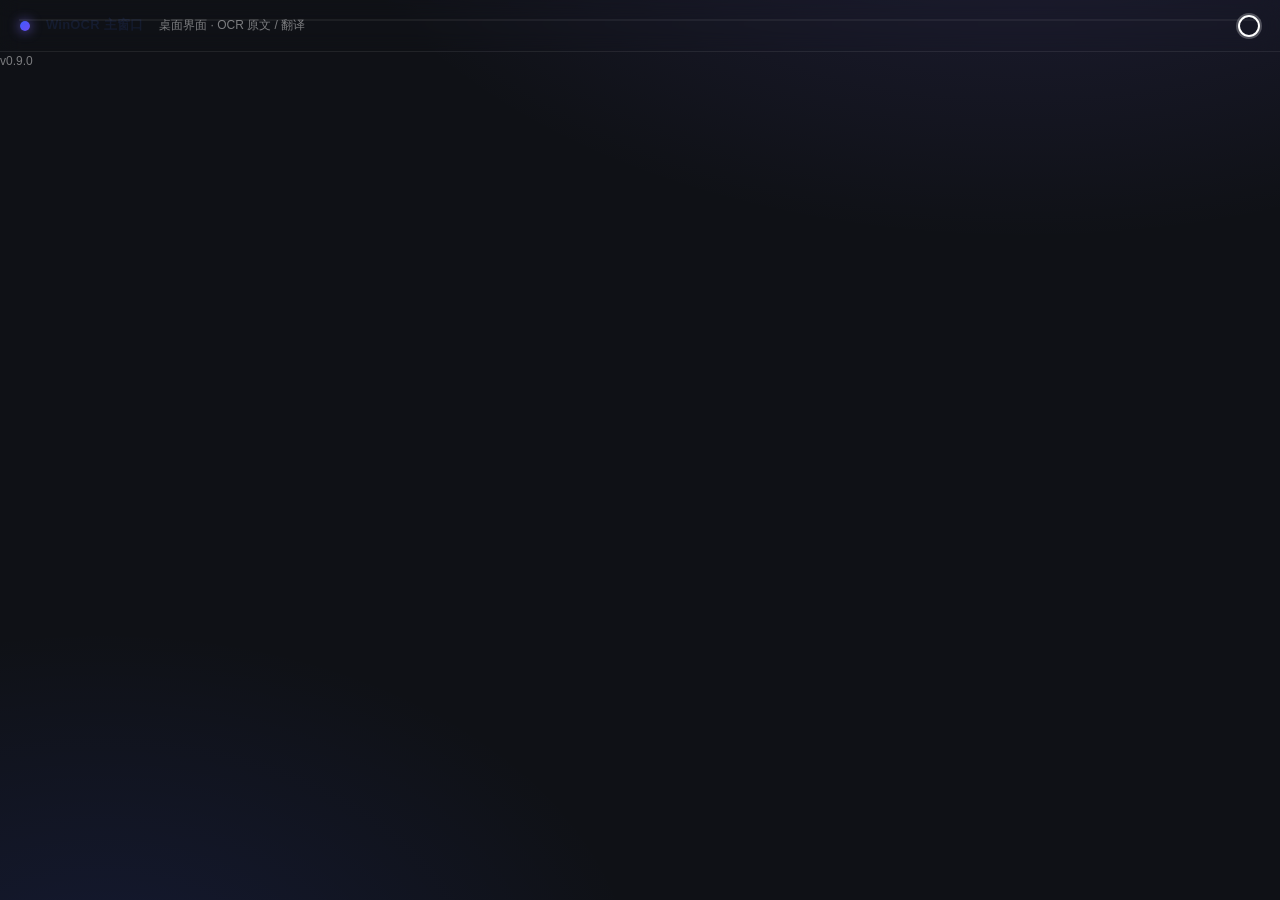
<file: design/index.html>
<!DOCTYPE html>
<html lang="zh-CN">
<head>
<meta charset="UTF-8">
<meta name="viewport" content="width=device-width, initial-scale=1.0">
<title>WinOCR 主窗口 · 高保真原型</title>
<link rel="stylesheet" href="hifi.css">
</head>
<body>
<div class="stage" data-device="desktop">

  <!-- 舞台条：桌面单视图 -->
  <div class="stage-bar">
    <div class="stage-brand"><span class="dot"></span></div>
    <span class="stage-name">WinOCR 主窗口</span>
    <span class="stage-sub">桌面界面 · OCR 原文 / 翻译</span>
    <span class="stage-spacer"></span>
    <span class="theme-dots">
      <button type="button" class="theme-dot is-on" data-theme-dot="winocr"><span class="tip">WinOCR 青蓝</span></button>
    </div>
    <span class="stage-sub">v0.9.0</span>
  </div>

  <div class="stage-body">
    <div class="stage-frame">
      <div class="app" data-theme="winocr">

      <!-- ============ P1 · 主窗口（桌面，OCR 原文区 + 翻译区） ============ -->
      <section class="page is-active" id="p1" data-pid="P1" data-title="主窗口">
        <div class="win-wrap">
          <div class="win">

            <!-- 标题栏 -->
            <div class="win-bar">
              <span class="win-logo">W</span>
              <span class="win-name">WinOCR</span>
              <span class="win-ver">v0.9.0</span>
              <span class="spacer"></span>
              <span class="win-status-mini"><span class="dot ok"></span> 已就绪</span>
              <button class="win-ctrl" data-toast="已最小化到托盘" data-icon="minus"></button>
              <button class="win-ctrl win-ctrl-close" data-toast="已关闭到托盘，点击托盘图标可恢复" data-icon="x"></button>
            </div>

            <!-- 工具栏 -->
            <div class="win-tool">
              <span class="lang-row">
                <span class="chip">自动检测</span>
                <span class="arrow" data-icon="arrow-right"></span>
                <span class="chip chip-brand">简体中文</span>
              </span>
              <span class="spacer"></span>
              <button class="btn btn-ghost btn-sm" data-modal-open="#paste-modal" data-icon="clipboard">粘贴翻译</button>
              <button class="btn btn-ghost btn-sm" data-drawer-open="#history-drawer" data-icon="clock">历史</button>
              <button class="btn btn-ghost btn-sm" data-drawer-open="#vocab-drawer" data-icon="bookmark">生词本</button>
              <button class="btn btn-gradient btn-sm" data-loading="1400" data-loading-done="已进入截图模式" data-icon="scan">截图翻译</button>
            </div>

            <!-- 主体：左 OCR 原文区 / 右 翻译区 -->
            <div class="win-panes">

              <!-- 左：OCR 原文区 -->
              <section class="pane">
                <div class="pane-hd">
                  <span class="pane-title"><span class="pane-ic" data-icon="file"></span> OCR 原文</span>
                  <span class="spacer"></span>
                  <button class="btn btn-ghost btn-icon btn-sm" data-toast="已重新识别" data-icon="refresh" title="重新识别"></button>
                  <button class="btn btn-ghost btn-icon btn-sm" data-copy="#ocr-src" data-toast="已复制原文" data-icon="copy" title="复制原文"></button>
                </div>
                <div class="pane-bd">
                  <textarea class="pane-area" id="ocr-src" spellcheck="false">System Preferences › Network › Advanced
Configure TCP/IP, DNS and Wi‑Fi settings here.

The quick brown fox jumps over the lazy dog.</textarea>
                </div>
                <div class="pane-ft"><span class="xs muted">原文 3 行 · 69 字符 · 可手动编辑修正</span></div>
              </section>

              <!-- 右：翻译区 -->
              <section class="pane pane-out">
                <div class="pane-hd">
                  <span class="pane-title"><span class="pane-ic" data-icon="globe"></span> 翻译</span>
                  <span class="select-wrap select-wrap-sm">
                    <select class="select select-sm"><option>简体中文</option><option>English</option><option>日本語</option><option>한국어</option></select>
                  </span>
                  <span class="spacer"></span>
                  <button class="btn btn-ghost btn-icon btn-sm" data-toast="已朗读" data-icon="volume" title="朗读译文"></button>
                  <button class="btn btn-ghost btn-icon btn-sm" data-copy="#ocr-out" data-toast="已复制译文" data-icon="copy" title="复制译文"></button>
                </div>
                <div class="pane-bd">
                  <textarea class="pane-area pane-area-out" id="ocr-out" readonly spellcheck="false">系统偏好设置 › 网络 › 高级
在此配置 TCP/IP、DNS 与 Wi‑Fi 设置。

那只敏捷的棕狐跳过了懒狗。</textarea>
                </div>
                <div class="pane-ft">
                  <span class="xs muted">译文 3 行 · 42 字</span>
                  <span class="spacer"></span>
                  <button class="btn btn-ghost btn-sm" data-toast="已加入生词本" data-icon="bookmark">收藏生词</button>
                  <button class="btn btn-ghost btn-sm" data-icon="swap" title="互换语言">互换</button>
                </div>
              </section>

            </div>

            <!-- 状态栏 -->
            <div class="win-status">
              <span class="pill ok"><span class="dot ok"></span> OCR 引擎</span>
              <span class="pill ok"><span class="dot ok"></span> 翻译引擎</span>
              <span class="pill warn"><span class="dot warn"></span> 网络代理</span>
              <span class="pill ok"><span class="dot ok"></span> 结果缓存</span>
              <span class="spacer"></span>
              <span class="xs muted">本月额度 <b class="num">62%</b></span>
            </div>
          </div>
        </div>
      </section>

      <!-- ============ 抽屉 / 弹窗 ============ -->

      <!-- 历史记录 -->
      <div class="drawer drawer-right" id="history-drawer">
        <div class="drawer-hd"><span class="drawer-title">历史记录</span><button class="btn btn-ghost btn-icon" data-close data-icon="x"></button></div>
        <div class="drawer-bd stack">
          <div class="list">
            <div class="list-item"><div class="li-main"><div class="li-title clamp-1">System Preferences › Network</div><div class="li-desc clamp-1">系统偏好设置 › 网络</div></div><span class="li-meta">14:02</span></div>
            <div class="list-item"><div class="li-main"><div class="li-title clamp-1">Download the installer and run it</div><div class="li-desc clamp-1">下载安装程序并运行</div></div><span class="li-meta">13:48</span></div>
            <div class="list-item"><div class="li-main"><div class="li-title clamp-1">Push the changes to the remote branch</div><div class="li-desc clamp-1">将更改推送到远程分支</div></div><span class="li-meta">13:31</span></div>
            <div class="list-item"><div class="li-main"><div class="li-title clamp-1">The quick brown fox jumps over</div><div class="li-desc clamp-1">那只敏捷的棕狐跳过了</div></div><span class="li-meta">12:57</span></div>
            <div class="list-item"><div class="li-main"><div class="li-title clamp-1">Terms of Service · Last updated 2026</div><div class="li-desc clamp-1">服务条款 · 最后更新 2026</div></div><span class="li-meta">12:20</span></div>
          </div>
        </div>
      </div>

      <!-- 生词本 -->
      <div class="drawer drawer-right" id="vocab-drawer">
        <div class="drawer-hd"><span class="drawer-title">生词本</span><span class="spacer"></span><span class="tag tag-outline">43 词</span><button class="btn btn-ghost btn-icon" data-close data-icon="x"></button></div>
        <div class="drawer-bd stack">
          <div class="list">
            <div class="list-item"><div class="li-main"><div class="li-title">serendipity</div><div class="li-desc">机缘巧合的发现</div></div><button class="btn btn-ghost btn-icon btn-sm" data-toast="已朗读" data-icon="volume"></button></div>
            <div class="list-item"><div class="li-main"><div class="li-title">ubiquitous</div><div class="li-desc">无处不在的</div></div><button class="btn btn-ghost btn-icon btn-sm" data-toast="已朗读" data-icon="volume"></button></div>
            <div class="list-item"><div class="li-main"><div class="li-title">ephemeral</div><div class="li-desc">短暂的</div></div><button class="btn btn-ghost btn-icon btn-sm" data-toast="已朗读" data-icon="volume"></button></div>
            <div class="list-item"><div class="li-main"><div class="li-title">resilience</div><div class="li-desc">韧性 / 复原力</div></div><button class="btn btn-ghost btn-icon btn-sm" data-toast="已朗读" data-icon="volume"></button></div>
          </div>
        </div>
      </div>

      <!-- 设置（M12：OCR / 模型 / 隐私） -->
      <div class="drawer drawer-right" id="settings-drawer">
        <div class="drawer-hd"><span class="drawer-title">设置</span><button class="btn btn-ghost btn-icon" data-close data-icon="x"></button></div>
        <div class="drawer-bd stack-lg">
          <div class="card">
            <div class="card-hd"><span class="card-title">OCR</span></div>
            <div class="card-bd stack-sm">
              <div class="field" style="border:0;padding:0">
                <label class="field-label">OCR 引擎</label>
                <div class="select-wrap"><select class="select"><option>本地 PP-OCRv6（推荐）</option><option>Windows 系统 OCR</option><option>SiliconFlow 云端</option></select></div>
              </div>
              <label class="check"><input type="checkbox" checked><span class="box"></span> 启用结果缓存</label>
            </div>
          </div>
          <div class="card">
            <div class="card-hd"><span class="card-title">模型 / 翻译</span></div>
            <div class="card-bd stack-sm">
              <div class="field" style="border:0;padding:0">
                <label class="field-label">翻译引擎</label>
                <div class="select-wrap"><select class="select"><option>SiliconFlow</option><option>有道智云</option><option>MyMemory</option><option>Ollama 本地</option></select></div>
              </div>
              <label class="check"><input type="checkbox"><span class="box"></span> 启用术语库优先</label>
            </div>
          </div>
          <div class="card">
            <div class="card-hd"><span class="card-title">隐私</span></div>
            <div class="card-bd stack-sm">
              <label class="check"><input type="checkbox"><span class="box"></span> 允许匿名遥测（仅错误计数）</label>
              <label class="check"><input type="checkbox" checked><span class="box"></span> 本地密钥加密（DPAPI）</label>
              <p class="xs muted">所有密钥仅存于本机，不会上传。</p>
            </div>
          </div>
        </div>
      </div>

      <!-- 复习闪卡 -->
      <div class="modal" id="review-modal">
        <div class="modal-hd"><span class="modal-title">复习闪卡</span><button class="btn btn-ghost btn-icon" data-close data-icon="x"></button></div>
        <div class="modal-bd center stack">
          <div class="card" style="width:240px;padding:var(--sp-6);border-radius:var(--radius-lg)">
            <span class="xs muted">英文</span>
            <div class="h2" style="margin-top:6px">serendipity</div>
            <div class="muted xs" style="margin-top:10px">机缘巧合的发现</div>
          </div>
          <div class="row" style="gap:var(--sp-3);justify-content:center">
            <button class="btn btn-secondary" data-close data-toast="已记为「认识」">认识</button>
            <button class="btn btn-primary" data-close data-toast="已加入待复习">不认识</button>
          </div>
        </div>
      </div>

      <!-- 粘贴翻译 -->
      <div class="modal modal-sm" id="paste-modal">
        <div class="modal-hd"><span class="modal-title">粘贴翻译</span><button class="btn btn-ghost btn-icon" data-close data-icon="x"></button></div>
        <div class="modal-bd">
          <textarea class="textarea" style="min-height:140px" placeholder="在此粘贴要翻译的文本…（例如从网页或文档复制的内容）"></textarea>
        </div>
        <div class="modal-ft"><span class="spacer"></span><button class="btn btn-primary" data-close data-toast="已开始翻译">翻译</button></div>
      </div>

      <!-- 退出确认（破坏性） -->
      <div class="modal modal-sm" id="quit-modal">
        <div class="modal-hd"><span class="modal-title">退出程序</span><button class="btn btn-ghost btn-icon" data-close data-icon="x"></button></div>
        <div class="modal-bd">确认退出 WinOCR？退出后托盘中的截图翻译快捷键将不再可用。</div>
        <div class="modal-ft"><button class="btn btn-ghost" data-close>取消</button><button class="btn btn-danger" data-close data-toast="已退出 WinOCR">退出</button></div>
      </div>

      </div><!-- /app -->
    </div>
  </div>
</div>
<script src="hifi.js"></script>
</body>
</html>
</file>
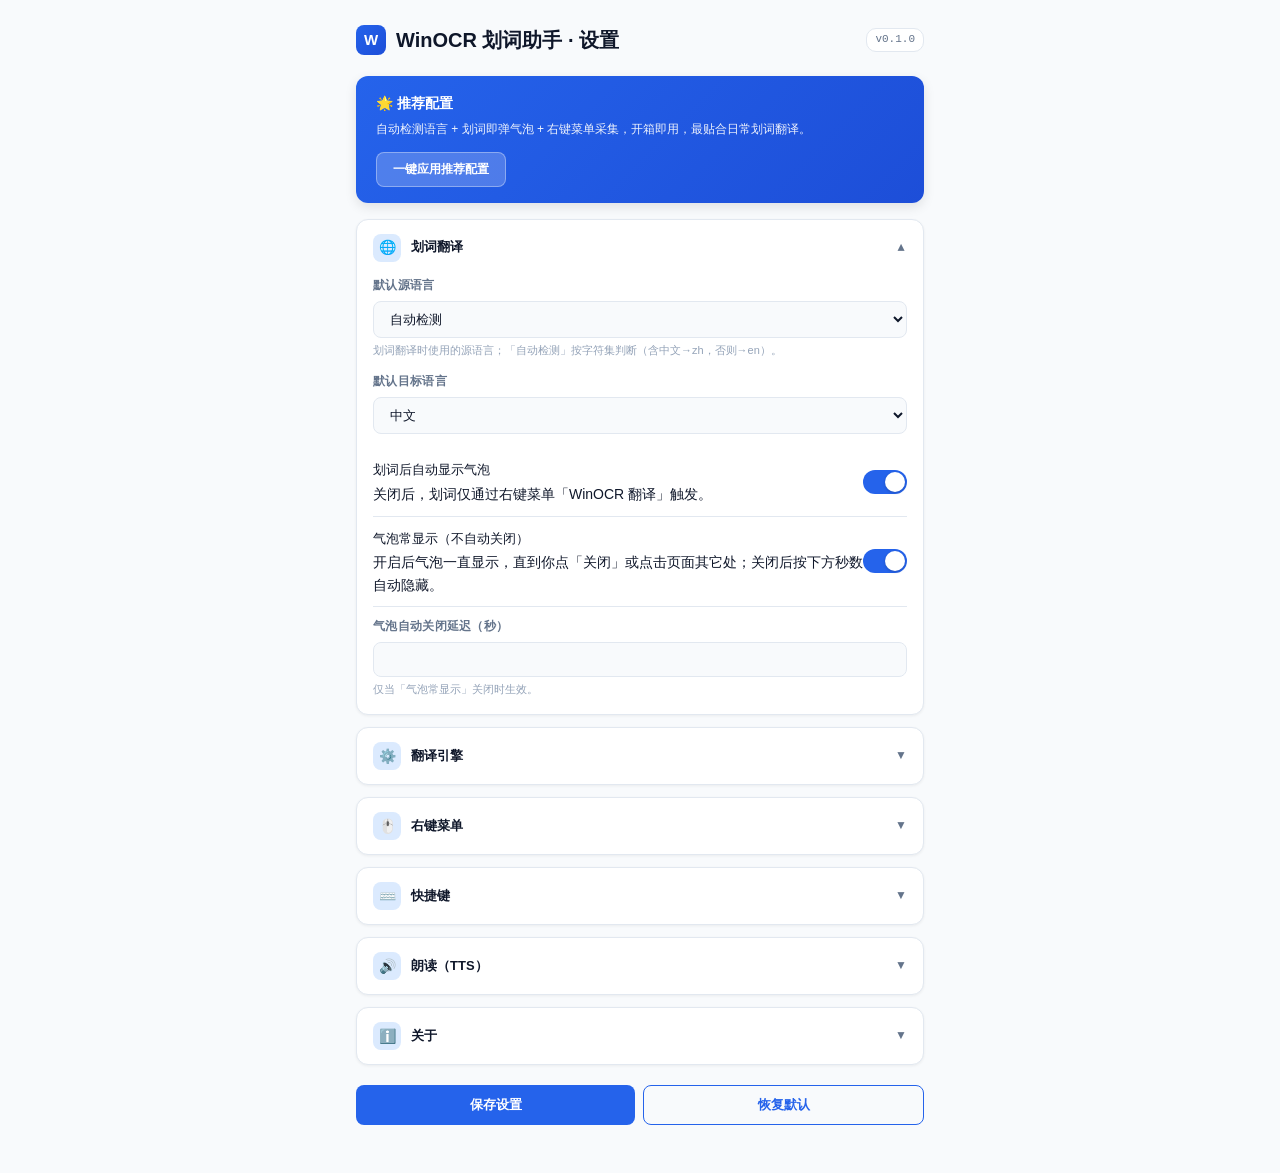
<file: browser-extension/options.html>
<!DOCTYPE html>
<html lang="zh-CN">
<head>
<meta charset="UTF-8" />
<title>WinOCR 划词助手 · 设置</title>
<style>
/* =========================================================================
   WinOCR 划词助手 · 设置页
   风格参考 extension-0.8/options_v2.html：卡片折叠 + 渐进披露 + 推荐配置
   适配当前轻量扩展（Native Messaging 回写桌面端，无云端/OCR 依赖）
   ========================================================================= */
:root {
  --bg: #f8fafc; --surface: #ffffff; --surface-2: #f1f5f9;
  --text: #0f172a; --muted: #64748b; --faint: #94a3b8;
  --border: #e2e8f0; --border-strong: #cbd5e1;
  --accent: #2563eb; --accent-ink: #1d4ed8; --accent-light: #dbeafe;
  --ok: #16a34a; --ok-light: #dcfce7;
  --err: #dc2626; --warn: #d97706; --warn-light: #fef3c7;
  --radius: 12px; --radius-sm: 8px;
  --shadow: 0 1px 3px rgba(0,0,0,.06);
  --shadow-md: 0 4px 12px rgba(0,0,0,.1);
  --font: -apple-system, BlinkMacSystemFont, "Segoe UI", "PingFang SC", "Microsoft YaHei", sans-serif;
  --transition: 200ms cubic-bezier(.16,1,.3,1);
}
@media (prefers-color-scheme: dark) {
  :root {
    --bg: #0f172a; --surface: #1e293b; --surface-2: #334155;
    --text: #f1f5f9; --muted: #94a3b8; --faint: #64748b;
    --border: #334155; --border-strong: #475569;
    --accent: #3b82f6; --accent-ink: #60a5fa; --accent-light: #1e3a8a;
    --ok: #22c55e; --ok-light: #14532d;
    --err: #ef4444; --warn: #f59e0b; --warn-light: #451a03;
  }
}
* { box-sizing: border-box; margin: 0; padding: 0; }
html { height: 100%; }
body {
  font-family: var(--font);
  font-size: 14px;
  line-height: 1.6;
  color: var(--text);
  background: var(--bg);
  -webkit-font-smoothing: antialiased;
  padding: 24px 16px 48px;
  max-width: 600px;
  margin: 0 auto;
}

/* ---- Header ---- */
.header {
  display: flex;
  align-items: center;
  justify-content: space-between;
  margin-bottom: 20px;
}
.header h1 {
  font-size: 20px;
  font-weight: 700;
  display: flex;
  align-items: center;
  gap: 10px;
}
.header .logo {
  width: 30px; height: 30px;
  border-radius: 8px;
  background: linear-gradient(135deg, var(--accent), var(--accent-ink));
  color: #fff;
  display: flex;
  align-items: center;
  justify-content: center;
  font-size: 15px;
  font-weight: 700;
}
.header .version {
  font-size: 11px;
  color: var(--muted);
  font-family: ui-monospace, "SF Mono", Consolas, monospace;
  background: var(--surface);
  border: 1px solid var(--border);
  border-radius: 10px;
  padding: 2px 8px;
}

/* ---- 推荐配置卡片 ---- */
.recommend-card {
  background: linear-gradient(135deg, var(--accent) 0%, var(--accent-ink) 100%);
  color: #fff;
  border-radius: var(--radius);
  padding: 16px 20px;
  margin-bottom: 16px;
  box-shadow: var(--shadow-md);
}
.recommend-card h3 {
  font-size: 14px;
  font-weight: 600;
  margin-bottom: 6px;
  display: flex;
  align-items: center;
  gap: 8px;
}
.recommend-card p {
  font-size: 12px;
  opacity: .92;
  margin-bottom: 12px;
}
.recommend-card .btn-apply {
  background: rgba(255,255,255,.2);
  border: 1px solid rgba(255,255,255,.35);
  color: #fff;
  padding: 8px 16px;
  border-radius: var(--radius-sm);
  font-size: 12px;
  font-weight: 600;
  cursor: pointer;
  transition: background var(--transition);
}
.recommend-card .btn-apply:hover { background: rgba(255,255,255,.32); }

/* ---- 折叠卡片 ---- */
.card {
  background: var(--surface);
  border: 1px solid var(--border);
  border-radius: var(--radius);
  margin-bottom: 12px;
  overflow: hidden;
  box-shadow: var(--shadow);
}
.card-header {
  display: flex;
  align-items: center;
  justify-content: space-between;
  padding: 14px 16px;
  cursor: pointer;
  transition: background var(--transition);
  user-select: none;
}
.card-header:hover { background: var(--surface-2); }
.card-header .title {
  display: flex;
  align-items: center;
  gap: 10px;
  font-weight: 600;
  font-size: 13px;
}
.card-header .icon {
  width: 28px; height: 28px;
  background: var(--accent-light);
  color: var(--accent);
  border-radius: var(--radius-sm);
  display: flex;
  align-items: center;
  justify-content: center;
  font-size: 14px;
}
.card-header .arrow {
  color: var(--muted);
  transition: transform var(--transition);
  font-size: 12px;
}
.card.open .arrow { transform: rotate(180deg); }
.card-body {
  max-height: 0;
  overflow: hidden;
  transition: max-height var(--transition);
}
.card.open .card-body { max-height: 800px; }
.card-content { padding: 0 16px 16px; }

/* ---- 表单 ---- */
.field { margin-bottom: 14px; }
.field:last-child { margin-bottom: 0; }
.field label {
  display: block;
  font-size: 12px;
  font-weight: 600;
  color: var(--muted);
  margin-bottom: 6px;
  text-transform: uppercase;
  letter-spacing: .3px;
}
.field .hint {
  font-size: 11px;
  color: var(--faint);
  margin-top: 4px;
  line-height: 1.5;
}
.input-row { display: flex; gap: 8px; align-items: center; }
.input-row .grow { flex: 1; }
select, input[type="number"] {
  width: 100%;
  padding: 9px 12px;
  border: 1px solid var(--border);
  border-radius: var(--radius-sm);
  background: var(--bg);
  color: var(--text);
  font-size: 13px;
  font-family: var(--font);
  transition: border-color var(--transition), box-shadow var(--transition);
}
select:hover, input[type="number"]:hover { border-color: var(--border-strong); }
select:focus, input[type="number"]:focus {
  outline: none;
  border-color: var(--accent);
  box-shadow: 0 0 0 3px var(--accent-light);
}

/* ---- 开关 ---- */
.toggle-row {
  display: flex;
  align-items: center;
  justify-content: space-between;
  padding: 10px 0;
  border-bottom: 1px solid var(--border);
}
.toggle-row:last-child { border: none; }
.toggle-row label { font-size: 13px; }
.toggle-row .hint { margin-top: 2px; }
.toggle {
  width: 44px; height: 24px;
  background: var(--border-strong);
  border-radius: 12px;
  position: relative;
  cursor: pointer;
  transition: background var(--transition);
  flex: 0 0 auto;
}
.toggle.on { background: var(--accent); }
.toggle::after {
  content: "";
  position: absolute;
  width: 20px; height: 20px;
  background: #fff;
  border-radius: 50%;
  top: 2px; left: 2px;
  transition: transform var(--transition);
  box-shadow: 0 1px 3px rgba(0,0,0,.2);
}
.toggle.on::after { transform: translateX(20px); }

/* ---- 关于 ---- */
.about-row {
  display: flex;
  justify-content: space-between;
  padding: 8px 0;
  border-bottom: 1px solid var(--border);
  font-size: 13px;
}
.about-row:last-child { border: none; }
.about-row .k { color: var(--muted); }
.about-row .v { color: var(--text); font-family: ui-monospace, Consolas, monospace; font-size: 12px; word-break: break-all; text-align: right; max-width: 70%; }
.status-pill {
  display: inline-flex;
  align-items: center;
  gap: 6px;
  padding: 3px 10px;
  border-radius: 12px;
  font-size: 12px;
  font-weight: 600;
}
.status-pill .dot { width: 8px; height: 8px; border-radius: 50%; background: var(--faint); }
.status-pill.on { background: var(--ok-light); color: var(--ok); }
.status-pill.on .dot { background: var(--ok); }
.status-pill.off { background: #fee2e2; color: var(--err); }
.status-pill.off .dot { background: var(--err); }

/* ---- 按钮 ---- */
.btn {
  padding: 10px 18px;
  border: none;
  border-radius: var(--radius-sm);
  font-size: 13px;
  font-weight: 600;
  cursor: pointer;
  transition: all var(--transition);
}
.btn-primary { background: var(--accent); color: #fff; }
.btn-primary:hover { background: var(--accent-ink); }
.btn-ghost {
  background: transparent;
  color: var(--accent);
  border: 1px solid var(--accent);
}
.btn-ghost:hover { background: var(--accent-light); }
.bottom-bar {
  display: flex;
  gap: 8px;
  margin-top: 20px;
}
.bottom-bar .btn { flex: 1; }

/* ---- Toast ---- */
.toast {
  position: fixed;
  bottom: 24px;
  right: 24px;
  padding: 12px 20px;
  background: var(--text);
  color: var(--surface);
  font-size: 13px;
  border-radius: var(--radius-sm);
  box-shadow: var(--shadow-md);
  opacity: 0;
  transform: translateY(10px);
  transition: all var(--transition);
  z-index: 100;
  pointer-events: none;
}
.toast.show { opacity: 1; transform: none; }
.toast.success { background: var(--ok); }
.toast.error { background: var(--err); }

/* ---- 滚动条 ---- */
::-webkit-scrollbar { width: 6px; }
::-webkit-scrollbar-thumb { background: var(--border-strong); border-radius: 3px; }

/* ---- 语音检测 ---- */
.voice-status {
  display: flex; align-items: center; gap: 6px;
  padding: 6px 10px; border-radius: 6px;
  background: var(--surface-2); margin-bottom: 8px;
  font-size: 13px;
}
.voice-dot { width: 8px; height: 8px; border-radius: 50%; background: var(--faint); }
.voice-dot.ok { background: var(--ok); }
.voice-dot.warn { background: #f59e0b; }
.voice-dot.err { background: var(--err); }

.voice-warn {
  padding: 8px 12px;
  background: #fef3c7; color: #92400e;
  border-radius: 6px; font-size: 12px; line-height: 1.5;
  margin-bottom: 8px;
}
.voice-link { color: #b45309; font-weight: 600; }

.btn-mini {
  padding: 4px 10px; margin: 4px 2px;
  border: 1px solid var(--border); background: var(--surface);
  color: var(--text); border-radius: 6px; font-size: 12px; cursor: pointer;
}
.btn-mini:hover { background: var(--surface-2); border-color: var(--accent); }

/* ---- 快捷键 ---- */
#captureShortcut, #translateShortcut {
  width: 180px; display: inline-block; margin-right: 6px;
}
#captureShortcut.recording, #translateShortcut.recording {
  border-color: var(--accent); background: var(--accent-light);
  color: var(--accent-ink);
}
.shortcut-tip {
  font-size: 11px; color: var(--muted); margin-top: 6px;
  padding: 6px 10px; background: var(--surface-2); border-radius: 4px;
}
</style>
</head>
<body>

<header class="header">
  <h1><span class="logo">W</span> WinOCR 划词助手 · 设置</h1>
  <span class="version" id="version">v0.1.0</span>
</header>

<!-- 推荐配置卡片 -->
<div class="recommend-card">
  <h3>🌟 推荐配置</h3>
  <p>自动检测语言 + 划词即弹气泡 + 右键菜单采集，开箱即用，最贴合日常划词翻译。</p>
  <button class="btn-apply" id="applyRecommended">一键应用推荐配置</button>
</div>

<!-- 划词翻译设置 -->
<div class="card open">
  <div class="card-header">
    <span class="title"><span class="icon">🌐</span> 划词翻译</span>
    <span class="arrow">▼</span>
  </div>
  <div class="card-body">
    <div class="card-content">
      <div class="field">
        <label>默认源语言</label>
        <select id="srcLang">
          <option value="auto">自动检测</option>
          <option value="en">英语</option>
          <option value="zh">中文</option>
          <option value="ja">日语</option>
          <option value="ko">韩语</option>
          <option value="fr">法语</option>
          <option value="de">德语</option>
        </select>
        <div class="hint">划词翻译时使用的源语言；「自动检测」按字符集判断（含中文→zh，否则→en）。</div>
      </div>
      <div class="field">
        <label>默认目标语言</label>
        <select id="tgtLang">
          <option value="zh">中文</option>
          <option value="en">英语</option>
          <option value="ja">日语</option>
          <option value="ko">韩语</option>
          <option value="fr">法语</option>
          <option value="de">德语</option>
        </select>
      </div>
      <div class="toggle-row">
        <div>
          <label>划词后自动显示气泡</label>
          <div class="hint">关闭后，划词仅通过右键菜单「WinOCR 翻译」触发。</div>
        </div>
        <div class="toggle on" id="autoBubble"></div>
      </div>
      <div class="toggle-row">
        <div>
          <label>气泡常显示（不自动关闭）</label>
          <div class="hint">开启后气泡一直显示，直到你点「关闭」或点击页面其它处；关闭后按下方秒数自动隐藏。</div>
        </div>
        <div class="toggle on" id="bubblePersist"></div>
      </div>
      <div class="field" style="margin-top:10px">
        <label>气泡自动关闭延迟（秒）</label>
        <input type="number" id="bubbleTimeout" min="1" max="30" step="1" />
        <div class="hint">仅当「气泡常显示」关闭时生效。</div>
      </div>
    </div>
  </div>
</div>

<!-- 翻译引擎设置 -->
<div class="card">
  <div class="card-header">
    <span class="title"><span class="icon">⚙️</span> 翻译引擎</span>
    <span class="arrow">▼</span>
  </div>
  <div class="card-body">
    <div class="card-content">
      <div class="field">
        <label>翻译引擎</label>
        <select id="engine">
          <option value="host">桌面端 WinOCR（默认，离线 Argos）</option>
          <option value="sf">SiliconFlow（在线，需 API Key）</option>
          <option value="mymemory">MyMemory（在线，免费免 Key）</option>
          <option value="ollama">Ollama（本地模型）</option>
          <option value="browser">浏览器内置（离线，需 Chrome/Edge 138+）</option>
        </select>
        <div class="hint">选择「桌面端 WinOCR」时，主程序未运行会自动回退到在线引擎；选择其他引擎时完全独立于桌面端。</div>
      </div>

      <!-- SiliconFlow 配置 -->
      <div id="sfFields" style="display:none">
        <div class="field">
          <label>SiliconFlow API Key</label>
          <input type="password" id="sfKey" placeholder="sk-..." autocomplete="off" />
        </div>
        <div class="field">
          <label>API 地址</label>
          <input type="text" id="sfUrl" />
        </div>
        <div class="field">
          <label>模型</label>
          <select id="sfModel">
            <option value="Qwen/Qwen3-8B">Qwen/Qwen3-8B（快，翻译推荐）</option>
            <option value="deepseek-ai/DeepSeek-R1-0528-Qwen3-8B">DeepSeek-R1-0528-Qwen3-8B（推理，慢）</option>
          </select>
        </div>
      </div>

      <!-- MyMemory 配置 -->
      <div id="mmFields" style="display:none">
        <div class="field">
          <label>邮箱（可选，提升每日额度到约 50000 字符）</label>
          <input type="email" id="mymemoryEmail" placeholder="you@example.com" />
        </div>
      </div>

      <!-- Ollama 配置 -->
      <div id="ollamaFields" style="display:none">
        <div class="field">
          <label>Ollama 地址</label>
          <input type="text" id="ollamaUrl" />
        </div>
        <div class="field">
          <label>模型</label>
          <input type="text" id="ollamaModel" placeholder="qwen2.5:7b" />
        </div>
      </div>

      <!-- 浏览器内置提示 -->
      <div id="browserFields" style="display:none">
        <div class="hint">使用浏览器内置 Translator API（离线翻译，零 Key）。需 Chrome/Edge 138+。首次使用时浏览器会自动下载语言包（availability=downloadable），完成后即可离线翻译。</div>
      </div>

      <div class="field" style="margin-top:12px">
        <button class="btn btn-ghost" id="testEngine" type="button">测试翻译引擎</button>
        <span id="engineTestResult" style="margin-left:8px;font-size:12px;color:var(--muted)"></span>
      </div>
    </div>
  </div>
</div>

<!-- 右键菜单设置 -->
<div class="card">
  <div class="card-header">
    <span class="title"><span class="icon">🖱️</span> 右键菜单</span>
    <span class="arrow">▼</span>
  </div>
  <div class="card-body">
    <div class="card-content">
      <div class="toggle-row">
        <div>
          <label>启用「WinOCR 翻译」</label>
          <div class="hint">选中文本后，右键菜单出现翻译入口。</div>
        </div>
        <div class="toggle on" id="ctxTranslate"></div>
      </div>
      <div class="toggle-row">
        <div>
          <label>启用「WinOCR 采集生词」</label>
          <div class="hint">选中文本后，右键菜单出现采集入口。</div>
        </div>
        <div class="toggle on" id="ctxCollect"></div>
      </div>
    </div>
  </div>
</div>

<!-- 快捷键设置 -->
<div class="card">
  <div class="card-header">
    <span class="title"><span class="icon">⌨️</span> 快捷键</span>
    <span class="arrow">▼</span>
  </div>
  <div class="card-body">
    <div class="card-content">
      <div class="field">
        <label>截图翻译快捷键</label>
        <input type="text" id="captureShortcut" placeholder="加载中…" readonly />
        <button class="btn btn-mini" id="openShortcuts" type="button">修改</button>
        <div class="hint">按此快捷键 → 自动截取当前可见区域 → 发送到桌面端 OCR+翻译。</div>
      </div>
      <div class="field">
        <label>切换引擎快捷键</label>
        <input type="text" id="translateShortcut" placeholder="加载中…" readonly />
        <div class="hint">按此快捷键在翻译引擎间循环切换：桌面端→SiliconFlow→MyMemory→Ollama→浏览器内置，下次划词/OCR 翻译即用新引擎。</div>
      </div>
      <div class="hint shortcut-tip">点击「修改」打开浏览器快捷键设置页。快捷键由浏览器统一管理，扩展无法自定义捕获。</div>
    </div>
  </div>
</div>

<!-- 朗读设置 -->
<div class="card">
  <div class="card-header">
    <span class="title"><span class="icon">🔊</span> 朗读（TTS）</span>
    <span class="arrow">▼</span>
  </div>
  <div class="card-body">
    <div class="card-content">
      <div class="field">
        <label>系统语音</label>
        <div id="voiceStatus" class="voice-status">
          <span class="voice-dot"></span>
          <span id="voiceText">检测中…</span>
        </div>
        <div id="voiceWarn" class="voice-warn" style="display:none">
          ⚠️ 未检测到中文语音包。点击「中」按钮可能无声。
          <a href="ms-settings:speech" target="_blank" class="voice-link">打开 Windows 语音设置安装中文语音包 →</a>
        </div>
        <div class="hint">使用浏览器 Web Speech API。点击下方按钮测试：
          <button class="btn btn-mini" id="testEnVoice">🔊 测试英文</button>
          <button class="btn btn-mini" id="testZhVoice">🔊 测试中文</button>
        </div>
      </div>
      <div class="field">
        <label>语速</label>
        <select id="ttsRate">
          <option value="0.8">0.8x 慢速</option>
          <option value="1.0">1.0x 正常</option>
          <option value="1.2">1.2x 快速</option>
          <option value="1.5">1.5x 极速</option>
        </select>
        <div class="hint">使用浏览器 Web Speech API，音色取决于系统。</div>
      </div>
      <div class="field">
        <label>音调</label>
        <select id="ttsPitch">
          <option value="0.8">低沉</option>
          <option value="1.0">正常</option>
          <option value="1.2">高亢</option>
        </select>
      </div>
    </div>
  </div>
</div>

<!-- 关于 -->
<div class="card">
  <div class="card-header">
    <span class="title"><span class="icon">ℹ️</span> 关于</span>
    <span class="arrow">▼</span>
  </div>
  <div class="card-body">
    <div class="card-content">
      <div class="about-row">
        <span class="k">桌面端连接</span>
        <span class="v"><span class="status-pill off" id="hostStatus"><span class="dot"></span><span id="hostStatusText">检测中…</span></span></span>
      </div>
      <div class="about-row">
        <span class="k">Native Messaging Host</span>
        <span class="v">com.winocr.native_host</span>
      </div>
      <div class="about-row">
        <span class="k">数据去向</span>
        <span class="v">%APPDATA%\WinOCR\winocr.db</span>
      </div>
      <div class="about-row">
        <span class="k">版本</span>
        <span class="v">0.1.0</span>
      </div>
    </div>
  </div>
</div>

<!-- 底部按钮 -->
<div class="bottom-bar">
  <button class="btn btn-primary" id="save">保存设置</button>
  <button class="btn btn-ghost" id="reset">恢复默认</button>
</div>

<!-- Toast -->
<div class="toast" id="toast"></div>

<script src="options.js"></script>
</body>
</html>
</file>
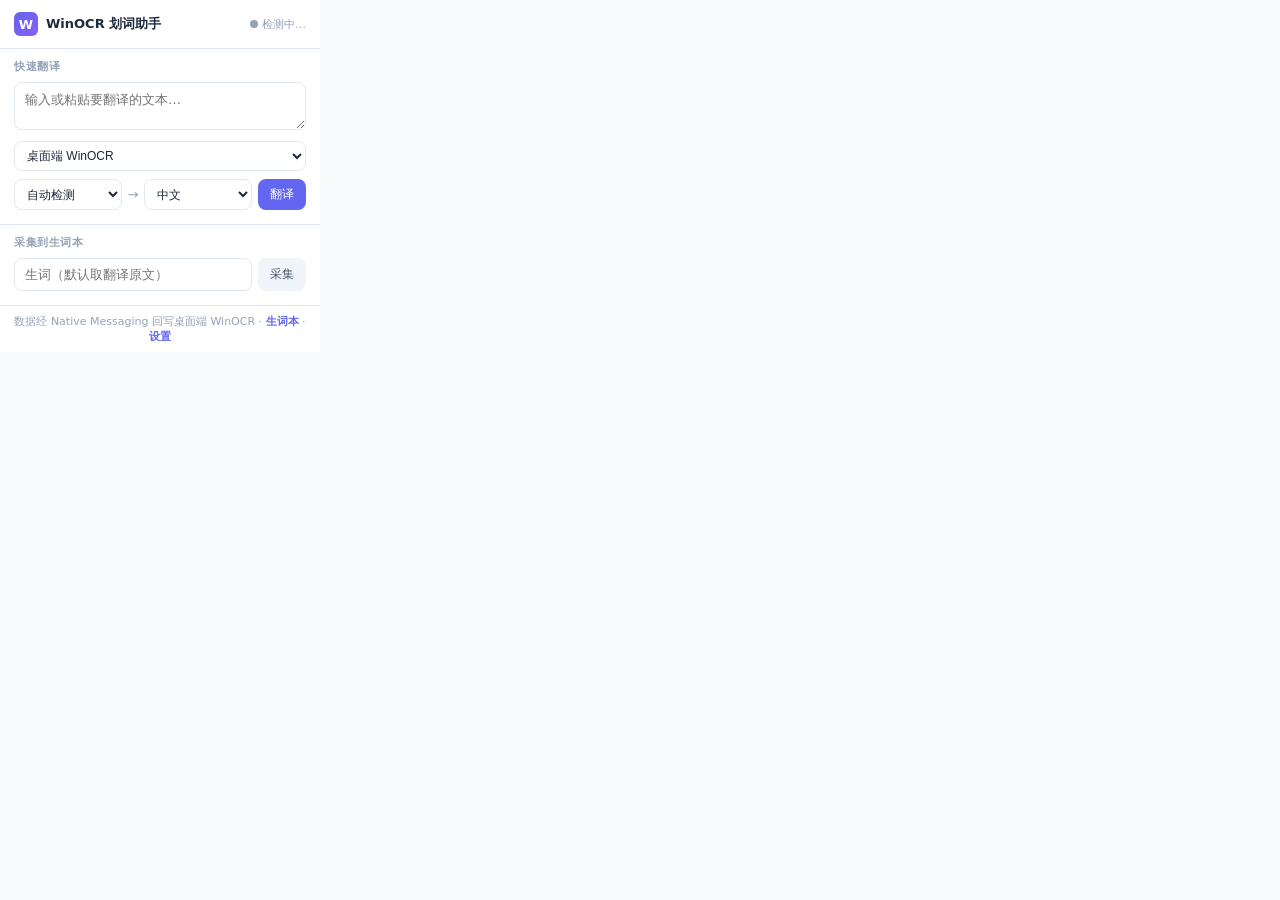
<file: browser-extension/popup.html>
<!DOCTYPE html>
<html lang="zh-CN">
<head>
  <meta charset="UTF-8" />
  <title>WinOCR 划词助手</title>
  <style>
    :root {
      --brand: #6366f0;
      --brand-hover: #4f46e5;
      --bg: #f8fafc;
      --card: #ffffff;
      --border: #e2e8f0;
      --text: #1e293b;
      --text-2: #475569;
      --text-3: #94a3b8;
      --ok: #10b981;
      --err: #ef4444;
    }
    * { box-sizing: border-box; margin: 0; padding: 0; }
    body {
      width: 320px;
      font-family: "Segoe UI", "Microsoft YaHei", system-ui, sans-serif;
      background: var(--bg);
      color: var(--text);
      font-size: 13px;
    }
    .header {
      display: flex; align-items: center; gap: 8px;
      padding: 12px 14px;
      background: var(--card);
      border-bottom: 1px solid var(--border);
    }
    .header .logo {
      width: 24px; height: 24px; border-radius: 6px;
      background: linear-gradient(135deg, #6366f0, #8b5cf6);
      display: flex; align-items: center; justify-content: center;
      color: #fff; font-size: 13px; font-weight: 700;
    }
    .header .title { font-weight: 600; }
    .status {
      margin-left: auto;
      display: flex; align-items: center; gap: 4px;
      font-size: 11px; color: var(--text-3);
    }
    .dot { width: 8px; height: 8px; border-radius: 50%; background: var(--text-3); }
    .dot.on { background: var(--ok); }
    .dot.off { background: var(--err); }
    .section {
      padding: 10px 14px;
      background: var(--card);
      border-bottom: 1px solid var(--border);
    }
    .section h3 {
      font-size: 11px; color: var(--text-3);
      text-transform: uppercase; letter-spacing: 0.5px;
      margin-bottom: 8px;
    }
    textarea, input {
      width: 100%;
      border: 1px solid var(--border);
      border-radius: 8px;
      padding: 8px 10px;
      font-size: 13px;
      font-family: inherit;
      color: var(--text);
      background: #fff;
      resize: vertical;
      outline: none;
    }
    textarea:focus, input:focus { border-color: var(--brand); }
    .row { display: flex; gap: 6px; margin-top: 8px; }
    select {
      border: 1px solid var(--border);
      border-radius: 8px;
      padding: 6px 8px;
      font-size: 12px;
      background: #fff;
      color: var(--text);
      flex: 1;
    }
    button {
      border: none;
      border-radius: 8px;
      padding: 7px 12px;
      font-size: 12px;
      cursor: pointer;
      background: #f1f5f9;
      color: var(--text-2);
      transition: background 0.15s;
      white-space: nowrap;
    }
    button:hover { background: #e2e8f0; }
    button.primary { background: var(--brand); color: #fff; }
    button.primary:hover { background: var(--brand-hover); }
    .result {
      margin-top: 8px;
      padding: 8px 10px;
      background: #f1f5f9;
      border-radius: 8px;
      color: var(--text-2);
      font-size: 12px;
      min-height: 28px;
      word-break: break-word;
      display: none;
    }
    .result.show { display: block; }
    .result .copy-btn {
      float: right;
      background: transparent;
      color: var(--text-3);
      padding: 0 4px;
      font-size: 11px;
    }
    .footer {
      padding: 8px 14px;
      font-size: 11px;
      color: var(--text-3);
      text-align: center;
      background: var(--card);
    }
    .footer .open-options {
      color: var(--brand);
      cursor: pointer;
      text-decoration: none;
      font-weight: 600;
    }
    .footer .open-options:hover { text-decoration: underline; }
    .hint { font-size: 11px; color: var(--text-3); margin-top: 4px; }

    /* ---- 采集结果：右上角词数徽章 + 词条列表 ---- */
    .section-head {
      display: flex; align-items: center; justify-content: space-between;
      margin-bottom: 8px;
    }
    .section-head h3 { margin-bottom: 0; }
    .word-badge {
      font-size: 11px; color: var(--brand); background: #eef2ff;
      border: 1px solid #c7d2fe; border-radius: 999px;
      padding: 1px 8px; font-weight: 600; cursor: pointer;
      display: none; user-select: none;
    }
    .word-badge.show { display: inline-block; }
    .word-badge:hover { background: #e0e7ff; }
    .word-badge.cached { color: #b45309; background: #fffbeb; border-color: #fde68a; }
    .word-badge.empty { color: var(--text-3); background: #f1f5f9; border-color: var(--border); cursor: default; }
    .word-list {
      display: none; margin-top: 8px; padding: 8px 10px;
      background: #f8fafc; border: 1px solid var(--border); border-radius: 8px;
      max-height: 190px; overflow-y: auto;
    }
    .word-list.show { display: block; }
    .word-chip {
      display: inline-block; background: #eef2ff; color: #3730a3;
      border-radius: 4px; padding: 1px 6px; font-size: 11px;
      font-weight: 600; margin: 0 4px 4px 0;
    }
    .word-chip .lv { color: #818cf8; font-weight: 500; margin-left: 3px; }
    .word-more { font-size: 11px; color: var(--text-3); margin-top: 2px; }
  </style>
</head>
<body>
  <div class="header">
    <div class="logo">W</div>
    <span class="title">WinOCR 划词助手</span>
    <div class="status" id="status"><span class="dot" id="dot"></span><span id="statusText">检测中…</span></div>
  </div>

  <div class="section">
    <h3>快速翻译</h3>
    <textarea id="srcText" rows="2" placeholder="输入或粘贴要翻译的文本…"></textarea>
    <div class="row">
      <select id="engine" title="翻译引擎（与设置页同步）">
        <option value="host">桌面端 WinOCR</option>
        <option value="sf">SiliconFlow</option>
        <option value="mymemory">MyMemory</option>
        <option value="ollama">Ollama</option>
        <option value="browser">浏览器内置</option>
      </select>
    </div>
    <div class="row">
      <select id="srcLang">
        <option value="auto">自动检测</option>
        <option value="en">英语</option>
        <option value="zh">中文</option>
        <option value="ja">日语</option>
        <option value="ko">韩语</option>
        <option value="fr">法语</option>
        <option value="de">德语</option>
      </select>
      <span style="align-self:center;color:var(--text-3)">→</span>
      <select id="tgtLang">
        <option value="zh">中文</option>
        <option value="en">英语</option>
        <option value="ja">日语</option>
        <option value="ko">韩语</option>
        <option value="fr">法语</option>
        <option value="de">德语</option>
      </select>
      <button class="primary" id="translateBtn">翻译</button>
    </div>
    <div class="result" id="result">
      <button class="copy-btn" id="copyResult">复制</button>
      <span id="resultText"></span>
      <div class="engine-line" id="engineLine" style="display:none;margin-top:6px;font-size:11px;color:var(--text-3);border-top:1px dashed var(--border);padding-top:6px">引擎：<span id="engineName"></span></div>
    </div>
    <div class="hint" id="hint"></div>
  </div>

  <div class="section">
    <div class="section-head">
      <h3>采集到生词本</h3>
      <span class="word-badge" id="wordBadge" title="点击展开/收起已采集的英文单词">0 词</span>
    </div>
    <div class="row">
      <input id="collectWord" placeholder="生词（默认取翻译原文）" />
      <button id="collectBtn">采集</button>
    </div>
    <div class="word-list" id="wordList"></div>
    <div class="hint" id="collectHint"></div>
  </div>

  <div class="footer">
    数据经 Native Messaging 回写桌面端 WinOCR · <a class="open-options" id="openWords" href="#">生词本</a> · <a class="open-options" id="openOptions" href="#">设置</a>
  </div>

  <script src="popup.js"></script>
</body>
</html>
</file>
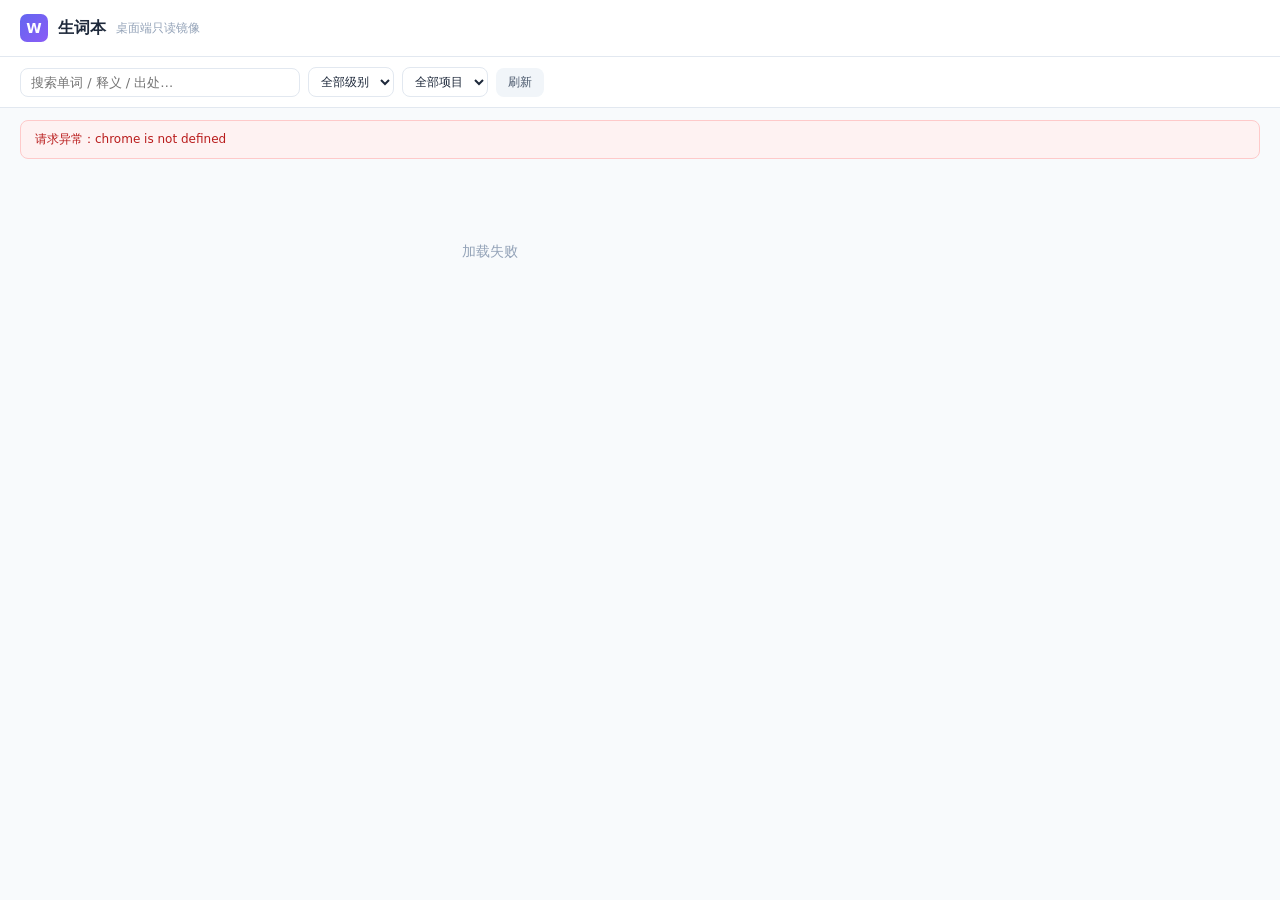
<file: browser-extension/words.html>
<!DOCTYPE html>
<html lang="zh-CN">
<head>
  <meta charset="UTF-8" />
  <title>WinOCR 生词本</title>
  <style>
    :root {
      --brand: #6366f0; --brand-hover: #4f46e5;
      --bg: #f8fafc; --card: #ffffff; --border: #e2e8f0;
      --text: #1e293b; --text-2: #475569; --text-3: #94a3b8;
      --ok: #10b981; --err: #ef4444;
    }
    * { box-sizing: border-box; margin: 0; padding: 0; }
    body {
      font-family: "Segoe UI", "Microsoft YaHei", system-ui, sans-serif;
      background: var(--bg); color: var(--text); font-size: 13px;
    }
    .header {
      display: flex; align-items: center; gap: 10px;
      padding: 14px 20px; background: var(--card);
      border-bottom: 1px solid var(--border);
      position: sticky; top: 0; z-index: 10;
    }
    .header .logo {
      width: 28px; height: 28px; border-radius: 7px;
      background: linear-gradient(135deg, #6366f0, #8b5cf6);
      display: flex; align-items: center; justify-content: center;
      color: #fff; font-size: 14px; font-weight: 700;
    }
    .header h1 { font-size: 16px; font-weight: 600; }
    .header .count { font-size: 12px; color: var(--text-3); }
    .toolbar {
      display: flex; gap: 8px; align-items: center;
      padding: 10px 20px; background: var(--card);
      border-bottom: 1px solid var(--border);
      position: sticky; top: 57px; z-index: 10;
    }
    .toolbar input[type="search"] {
      flex: 1; max-width: 280px;
      border: 1px solid var(--border); border-radius: 8px;
      padding: 6px 10px; font-size: 13px; outline: none; font-family: inherit;
    }
    .toolbar input[type="search"]:focus { border-color: var(--brand); }
    .toolbar select {
      border: 1px solid var(--border); border-radius: 8px;
      padding: 6px 8px; font-size: 12px; background: #fff; color: var(--text);
    }
    .toolbar button {
      border: none; border-radius: 8px; padding: 6px 12px;
      font-size: 12px; cursor: pointer; background: #f1f5f9; color: var(--text-2);
    }
    .toolbar button:hover { background: #e2e8f0; }
    .list { padding: 12px 20px 40px; max-width: 980px; }
    .item {
      background: var(--card); border: 1px solid var(--border); border-radius: 10px;
      padding: 10px 14px; margin-bottom: 8px;
      display: grid; grid-template-columns: 170px 1fr 110px; gap: 12px; align-items: start;
    }
    .item .word { font-size: 15px; font-weight: 700; color: var(--text); word-break: break-word; }
    .item .word .lv {
      font-size: 10px; font-weight: 600; color: #4f46e5; background: #eef2ff;
      border: 1px solid #c7d2fe; border-radius: 999px; padding: 1px 7px;
      margin-left: 8px; vertical-align: 2px;
    }
    .item .mid { color: var(--text-2); font-size: 12px; word-break: break-word; }
    .item .mid .ctx { color: var(--text-3); margin-top: 3px; font-size: 11px; }
    .item .mid .ctx::before { content: "出处："; }
    .item .meta { text-align: right; font-size: 11px; color: var(--text-3); line-height: 1.7; }
    .item .meta .proj { color: var(--text-2); font-weight: 600; }
    .empty { text-align: center; color: var(--text-3); padding: 60px 0; font-size: 14px; }
    .empty .sub { font-size: 12px; margin-top: 8px; }
    .err-box {
      margin: 12px 20px; padding: 10px 14px; border-radius: 8px;
      background: #fef2f2; border: 1px solid #fecaca; color: #b91c1c;
      font-size: 12px; display: none;
    }
    .err-box.show { display: block; }
  </style>
</head>
<body>
  <div class="header">
    <div class="logo">W</div>
    <h1>生词本</h1>
    <span class="count" id="count">桌面端只读镜像</span>
  </div>
  <div class="toolbar">
    <input type="search" id="q" placeholder="搜索单词 / 释义 / 出处…" />
    <select id="levelSel" title="按级别筛选">
      <option value="">全部级别</option>
    </select>
    <select id="projSel" title="按项目筛选">
      <option value="">全部项目</option>
    </select>
    <button id="refreshBtn">刷新</button>
  </div>
  <div class="err-box" id="errBox"></div>
  <div class="list" id="list"><div class="empty">加载中…</div></div>

  <script src="words.js"></script>
</body>
</html>
</file>
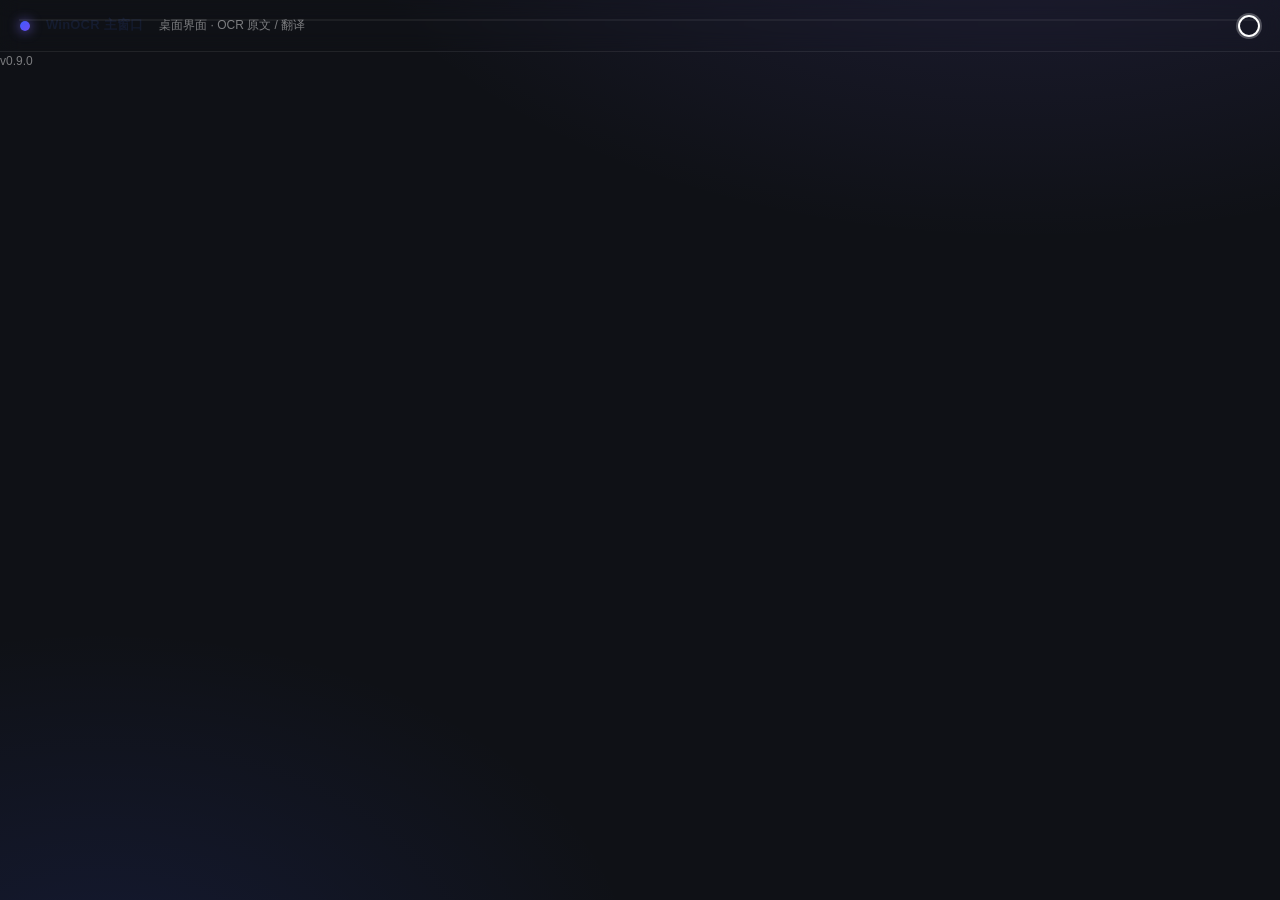
<file: design/index-standalone.html>
<!DOCTYPE html>
<html lang="zh-CN">
<head>
<meta charset="UTF-8">
<meta name="viewport" content="width=device-width, initial-scale=1.0">
<title>WinOCR 主窗口 · 高保真原型</title>
<style>
/* ==========================================================================
   高保真原型 · 设计系统 hifi.css
   --------------------------------------------------------------------------
   四套主题：saas（企业中后台）/ mobile（移动 App）/ commerce（电商消费）/
             brand（品牌官网·暗色营销）
   结构：1 令牌 → 2 重置 → 3 舞台 → 4 页面路由 → 5 布局 → 6 组件 →
         7 动效 → 8 容器查询响应式 → 9 无障碍
   响应式一律走容器查询（相对 .app），与浏览器窗口宽度无关。
   ========================================================================== */

/* ==========================================================================
   1. 全局令牌（跨主题共享）
   ========================================================================== */
:root {
  /* 字体 */
  --font-sans: -apple-system, BlinkMacSystemFont, "PingFang SC", "Hiragino Sans GB",
    "Microsoft YaHei", "Source Han Sans SC", "Noto Sans CJK SC", "Helvetica Neue", sans-serif;
  --font-display: "SF Pro Display", -apple-system, "PingFang SC", "Microsoft YaHei", sans-serif;
  --font-mono: "SF Mono", ui-monospace, SFMono-Regular, Menlo, Consolas, monospace;
  --font-num: "SF Pro Display", "DIN Alternate", -apple-system, sans-serif;

  /* 字号阶梯（1.2 系 + 展示级） */
  --fs-2xs: 11px; --fs-xs: 12px; --fs-sm: 13px; --fs-base: 14px; --fs-md: 15px;
  --fs-lg: 17px; --fs-xl: 20px; --fs-2xl: 24px; --fs-3xl: 30px;
  --fs-4xl: 38px; --fs-5xl: 48px; --fs-6xl: 60px;

  /* 行高 / 字重 */
  --lh-tight: 1.2; --lh-snug: 1.4; --lh-normal: 1.6; --lh-loose: 1.8;
  --fw-regular: 400; --fw-medium: 500; --fw-semibold: 600; --fw-bold: 700;

  /* 间距 4pt 栅格 */
  --sp-0: 0; --sp-1: 4px; --sp-2: 8px; --sp-3: 12px; --sp-4: 16px; --sp-5: 20px;
  --sp-6: 24px; --sp-7: 28px; --sp-8: 32px; --sp-9: 40px; --sp-10: 48px;
  --sp-11: 64px; --sp-12: 80px;

  /* 控件高度 */
  --h-xs: 24px; --h-sm: 28px; --h-md: 34px; --h-lg: 40px; --h-xl: 48px;

  /* 动效时长与缓动 */
  --dur-1: 120ms; --dur-2: 180ms; --dur-3: 260ms; --dur-4: 380ms; --dur-5: 600ms;
  --ease-out: cubic-bezier(.22, .8, .28, 1);
  --ease-in-out: cubic-bezier(.4, 0, .2, 1);
  --ease-spring: cubic-bezier(.34, 1.36, .44, 1);

  /* 过渡色 */
  --mask: rgba(10, 14, 24, .5);
  --focus-ring: 0 0 0 3px color-mix(in srgb, var(--brand-500) 24%, transparent);
}

/* --------------------------------------------------------------------------
   主题 A：saas 企业级中后台（默认）
   -------------------------------------------------------------------------- */
:root, [data-theme="saas"] {
  --brand-25: #f0f4ff; --brand-50: #e9efff; --brand-100: #d3ddff; --brand-200: #adc0ff;
  --brand-300: #859dff; --brand-400: #5d76fb; --brand-500: #3d5afe; --brand-600: #2b46d9;
  --brand-700: #2238ae; --brand-800: #1c2c86; --brand-900: #172263;
  --on-brand: #ffffff;

  --bg: #f4f6fb; --bg-subtle: #edf0f7;
  --surface: #ffffff; --surface-2: #f8f9fd; --surface-3: #eef1f8;
  --surface-inset: #f4f6fb; --surface-raised: #ffffff;
  --border: #e5e9f3; --border-strong: #ccd4e4; --divider: #eef1f7;

  --text-1: #141b2e; --text-2: #3e4762; --text-3: #737e9a; --text-4: #a9b2c8;
  --text-inverse: #ffffff;

  --success: #0ea56b; --success-bg: #e6f7f0; --success-border: #b9e8d5;
  --warning: #d97706; --warning-bg: #fdf4e4; --warning-border: #f6dfb4;
  --danger: #e5484d; --danger-bg: #fdecec; --danger-border: #f7c7c9;
  --info: #2f6fed; --info-bg: #eaf1fe; --info-border: #c5dafb;

  --radius-xs: 4px; --radius-sm: 6px; --radius-md: 8px;
  --radius-lg: 12px; --radius-xl: 16px; --radius-full: 999px;

  --shadow-1: 0 1px 2px rgba(20, 27, 46, .05);
  --shadow-2: 0 2px 8px rgba(20, 27, 46, .07);
  --shadow-3: 0 8px 24px rgba(20, 27, 46, .10);
  --shadow-4: 0 16px 48px rgba(20, 27, 46, .14);
  --shadow-brand: 0 6px 16px rgba(61, 90, 254, .28);

  --grad-brand: linear-gradient(135deg, #3d5afe, #6c4cf1);
  --gutter: 24px; --sidebar-w: 232px; --topbar-h: 60px;
  --glass: rgba(255, 255, 255, .82);
  --frame-max: 1440px;
  --illus-1: #e9efff; --illus-2: #d3ddff; --illus-3: #adc0ff;
}

/* --------------------------------------------------------------------------
   主题 B：mobile 移动 App
   -------------------------------------------------------------------------- */
[data-theme="mobile"] {
  --brand-25: #f0fbf6; --brand-50: #e5f8f0; --brand-100: #c4f0e0; --brand-200: #93e4c6;
  --brand-300: #57d4a8; --brand-400: #22c68b; --brand-500: #00b578; --brand-600: #009a67;
  --brand-700: #007c53; --brand-800: #005f41; --brand-900: #01452f;
  --on-brand: #ffffff;
  --accent: #00c2d1;

  --bg: #f5f6f8; --bg-subtle: #eef0f3;
  --surface: #ffffff; --surface-2: #f7f8fa; --surface-3: #eef0f3;
  --surface-inset: #f2f3f6; --surface-raised: #ffffff;
  --border: #e9ebef; --border-strong: #d3d7de; --divider: #f0f1f4;

  --text-1: #10161f; --text-2: #3d4453; --text-3: #6e7787; --text-4: #a5adbb;
  --text-inverse: #ffffff;

  --success: #00b578; --success-bg: #e5f8f0; --success-border: #b5ebd5;
  --warning: #f08300; --warning-bg: #fff3e3; --warning-border: #ffdcae;
  --danger: #fa5151; --danger-bg: #feecec; --danger-border: #fcc9c9;
  --info: #1684fc; --info-bg: #e9f3ff; --info-border: #c2dfff;

  --radius-xs: 6px; --radius-sm: 10px; --radius-md: 14px;
  --radius-lg: 20px; --radius-xl: 26px; --radius-full: 999px;

  --shadow-1: 0 1px 3px rgba(16, 22, 31, .05);
  --shadow-2: 0 4px 16px rgba(16, 22, 31, .07);
  --shadow-3: 0 10px 30px rgba(16, 22, 31, .10);
  --shadow-4: 0 20px 56px rgba(16, 22, 31, .16);
  --shadow-brand: 0 8px 20px rgba(0, 181, 120, .30);

  --grad-brand: linear-gradient(135deg, #00b578, #00c2d1);
  --grad-hero: linear-gradient(160deg, #00b578 0%, #00b578 55%, #00c2d1 100%);
  --gutter: 16px; --sidebar-w: 0px; --topbar-h: 52px;
  --h-xl: 50px;
  --glass: rgba(255, 255, 255, .88);
  --frame-max: 390px;
  --illus-1: #e5f8f0; --illus-2: #c4f0e0; --illus-3: #93e4c6;
}

/* --------------------------------------------------------------------------
   主题 C：commerce 电商消费
   -------------------------------------------------------------------------- */
[data-theme="commerce"] {
  --brand-25: #fff3f2; --brand-50: #ffe9e7; --brand-100: #ffd6d2; --brand-200: #ffb3ac;
  --brand-300: #ff8d84; --brand-400: #ff6b62; --brand-500: #ff4d4f; --brand-600: #e63437;
  --brand-700: #bd2226; --brand-800: #93181c; --brand-900: #6e1215;
  --on-brand: #ffffff;
  --accent: #ff7a45;

  --bg: #f7f5f3; --bg-subtle: #f1eeeb;
  --surface: #ffffff; --surface-2: #faf8f6; --surface-3: #f1eeeb;
  --surface-inset: #f7f3ef; --surface-raised: #ffffff;
  --border: #eee8e2; --border-strong: #dccfc4; --divider: #f2ede8;

  --text-1: #241a16; --text-2: #4d4038; --text-3: #857568; --text-4: #b8a99c;
  --text-inverse: #ffffff;

  --success: #2ba471; --success-bg: #e8f7f0; --success-border: #bde8d5;
  --warning: #e6792f; --warning-bg: #fdf1e6; --warning-border: #f7d5b4;
  --danger: #ff4d4f; --danger-bg: #ffecec; --danger-border: #ffc9c9;
  --info: #2f6fed; --info-bg: #eaf1fe; --info-border: #c5dafb;

  --radius-xs: 4px; --radius-sm: 8px; --radius-md: 12px;
  --radius-lg: 16px; --radius-xl: 20px; --radius-full: 999px;

  --shadow-1: 0 1px 3px rgba(36, 26, 22, .06);
  --shadow-2: 0 4px 14px rgba(36, 26, 22, .08);
  --shadow-3: 0 10px 28px rgba(36, 26, 22, .11);
  --shadow-4: 0 20px 52px rgba(36, 26, 22, .16);
  --shadow-brand: 0 8px 20px rgba(255, 77, 79, .30);

  --grad-brand: linear-gradient(135deg, #ff4d4f, #ff7a45);
  --grad-promo: linear-gradient(135deg, #ff4d4f 0%, #ff7a45 100%);
  --gutter: 16px; --sidebar-w: 0px; --topbar-h: 52px;
  --glass: rgba(255, 255, 255, .88);
  --frame-max: 1280px;
  --illus-1: #ffe9e7; --illus-2: #ffd6d2; --illus-3: #ffb3ac;
}

/* --------------------------------------------------------------------------
   主题 D：brand 品牌官网（暗色营销）
   -------------------------------------------------------------------------- */
[data-theme="brand"] {
  --brand-25: #131024; --brand-50: #1a1633; --brand-100: #2a2352; --brand-200: #3f3579;
  --brand-300: #6a5cd6; --brand-400: #8f7ff0; --brand-500: #7c6cf5; --brand-600: #6a58e8;
  --brand-700: #5746c9; --brand-800: #4436a2; --brand-900: #2f2473;
  --on-brand: #ffffff;
  --accent: #37e6d0;

  --bg: #0a0c14; --bg-subtle: #0e111c;
  --surface: #12151f; --surface-2: #171b28; --surface-3: #1e2333;
  --surface-inset: #10131d; --surface-raised: #191e2c;
  --border: #262d40; --border-strong: #38415c; --divider: #202636;

  --text-1: #f2f4ff; --text-2: #c2c9dd; --text-3: #8a93ab; --text-4: #59617a;
  --text-inverse: #0a0c14;

  --success: #34d399; --success-bg: rgba(52, 211, 153, .12); --success-border: rgba(52, 211, 153, .32);
  --warning: #fbbf24; --warning-bg: rgba(251, 191, 36, .12); --warning-border: rgba(251, 191, 36, .32);
  --danger: #fb7185; --danger-bg: rgba(251, 113, 133, .12); --danger-border: rgba(251, 113, 133, .32);
  --info: #60a5fa; --info-bg: rgba(96, 165, 250, .12); --info-border: rgba(96, 165, 250, .32);

  --radius-xs: 6px; --radius-sm: 10px; --radius-md: 14px;
  --radius-lg: 20px; --radius-xl: 28px; --radius-full: 999px;

  --shadow-1: 0 1px 3px rgba(0, 0, 0, .4);
  --shadow-2: 0 6px 20px rgba(0, 0, 0, .45);
  --shadow-3: 0 14px 40px rgba(0, 0, 0, .5);
  --shadow-4: 0 28px 72px rgba(0, 0, 0, .6);
  --shadow-brand: 0 10px 32px rgba(124, 108, 245, .38);

  --grad-brand: linear-gradient(135deg, #8f7ff0, #37e6d0);
  --grad-hero: radial-gradient(1200px 600px at 20% -10%, rgba(124, 108, 245, .38), transparent 60%),
    radial-gradient(900px 500px at 90% 10%, rgba(55, 230, 208, .18), transparent 60%);
  --gutter: 32px; --sidebar-w: 0px; --topbar-h: 68px;
  --glass: rgba(18, 21, 31, .66);
  --frame-max: 1440px;
  --illus-1: #2a2352; --illus-2: #3f3579; --illus-3: #6a5cd6;
}

/* ==========================================================================
   2. 基础重置
   ========================================================================== */
*, *::before, *::after { box-sizing: border-box; }
html, body { margin: 0; padding: 0; height: 100%; }
body {
  font-family: var(--font-sans);
  font-size: var(--fs-base);
  line-height: var(--lh-normal);
  color: var(--text-1);
  background: var(--stage-bg, #0f1116);
  -webkit-font-smoothing: antialiased;
  text-rendering: optimizeLegibility;
  overflow: hidden;
}
h1, h2, h3, h4, h5, p, ul, ol, figure { margin: 0; }
ul, ol { padding: 0; list-style: none; }
a { color: var(--brand-500); text-decoration: none; }
a:hover { text-decoration: underline; }
button { font: inherit; color: inherit; background: none; border: 0; padding: 0; cursor: pointer; }
input, select, textarea { font: inherit; color: inherit; }
img, svg { display: block; max-width: 100%; }
table { border-collapse: collapse; width: 100%; }
::selection { background: color-mix(in srgb, var(--brand-500) 22%, transparent); }

/* 滚动条 */
*::-webkit-scrollbar { width: 10px; height: 10px; }
*::-webkit-scrollbar-thumb {
  background: color-mix(in srgb, var(--text-3) 38%, transparent);
  border-radius: 999px; border: 3px solid transparent; background-clip: content-box;
}
*::-webkit-scrollbar-thumb:hover { background: color-mix(in srgb, var(--text-3) 60%, transparent); border: 3px solid transparent; background-clip: content-box; }
*::-webkit-scrollbar-track { background: transparent; }

/* ==========================================================================
   3. 舞台（设计工具式外壳：设备切换 + 主题切换）
   ========================================================================== */
.stage {
  position: fixed; inset: 0; display: flex; flex-direction: column;
  background:
    radial-gradient(1200px 700px at 80% -20%, rgba(124, 108, 245, .16), transparent 60%),
    radial-gradient(900px 600px at 8% 110%, rgba(61, 90, 254, .12), transparent 60%),
    #0f1116;
}
.stage-bar {
  flex: 0 0 auto; display: flex; align-items: center; gap: var(--sp-4);
  padding: 0 var(--sp-5); height: 52px;
  border-bottom: 1px solid rgba(255, 255, 255, .08);
  backdrop-filter: blur(10px);
}
.stage-brand { display: flex; align-items: center; gap: var(--sp-2); color: #fff; }
.stage-brand .dot {
  width: 10px; height: 10px; border-radius: 50%;
  background: var(--grad-brand, var(--grad-brand, #7c6cf5)); box-shadow: 0 0 12px rgba(124, 108, 245, .8);
}
.stage-name { font-size: var(--fs-sm); font-weight: var(--fw-semibold); letter-spacing: .2px; white-space: nowrap; }
.stage-sub { font-size: var(--fs-xs); color: rgba(255, 255, 255, .45); white-space: nowrap; }
.stage-spacer { flex: 1; }

.stage-seg {
  display: flex; gap: 2px; padding: 3px; border-radius: 10px;
  background: rgba(255, 255, 255, .07);
}
.stage-seg button {
  padding: 5px 12px; border-radius: 8px; font-size: var(--fs-xs);
  color: rgba(255, 255, 255, .6); transition: all var(--dur-2) var(--ease-out);
}
.stage-seg button:hover { color: #fff; background: rgba(255, 255, 255, .08); }
.stage-seg button.is-on { color: #0f1116; background: #fff; font-weight: var(--fw-semibold); }

.theme-dots { display: flex; align-items: center; gap: var(--sp-2); }
.theme-dot {
  width: 22px; height: 22px; border-radius: 50%; padding: 0; position: relative;
  border: 2px solid transparent; transition: transform var(--dur-2) var(--ease-spring), border-color var(--dur-2);
}
.theme-dot:hover { transform: scale(1.14); }
.theme-dot.is-on { border-color: #fff; box-shadow: 0 0 0 2px rgba(255, 255, 255, .25); }
.theme-dot[data-theme="saas"] { background: linear-gradient(135deg, #3d5afe, #7a94ff); }
.theme-dot[data-theme="mobile"] { background: linear-gradient(135deg, #00b578, #00c2d1); }
.theme-dot[data-theme="commerce"] { background: linear-gradient(135deg, #ff4d4f, #ff7a45); }
.theme-dot[data-theme="brand"] { background: linear-gradient(135deg, #8f7ff0, #37e6d0); }
.theme-dot .tip {
  position: absolute; top: 30px; left: 50%; transform: translateX(-50%) scale(.9);
  font-size: 10px; color: rgba(255, 255, 255, .85); white-space: nowrap;
  background: rgba(15, 17, 22, .92); border: 1px solid rgba(255, 255, 255, .12);
  padding: 3px 8px; border-radius: 6px; opacity: 0; pointer-events: none;
  transition: opacity var(--dur-2), transform var(--dur-2) var(--ease-out);
}
.theme-dot:hover .tip { opacity: 1; transform: translateX(-50%) scale(1); }

.stage-body { flex: 1; display: flex; align-items: center; justify-content: center; padding: var(--sp-5); min-height: 0; }
.stage-frame {
  position: relative; width: 100%; max-width: var(--frame-max, 1440px); height: 100%;
  border-radius: var(--radius-lg); overflow: hidden;
  background: var(--bg);
  box-shadow: 0 24px 80px rgba(0, 0, 0, .5), 0 0 0 1px rgba(255, 255, 255, .06);
  transition: max-width var(--dur-4) var(--ease-spring), border-radius var(--dur-4) var(--ease-spring);
}
.stage[data-device="tablet"] .stage-frame { --frame-max: 834px; border-radius: 26px; box-shadow: 0 24px 80px rgba(0, 0, 0, .5), 0 0 0 8px #1b1e26, 0 0 0 9px rgba(255, 255, 255, .07); }
.stage[data-device="mobile"] .stage-frame {
  --frame-max: 390px; border-radius: 44px;
  box-shadow: 0 24px 80px rgba(0, 0, 0, .55), 0 0 0 10px #1b1e26, 0 0 0 11px rgba(255, 255, 255, .07);
}
.stage[data-device="mobile"] .stage-frame::after {
  content: ""; position: absolute; top: 10px; left: 50%; transform: translateX(-50%);
  width: 112px; height: 26px; border-radius: 999px; background: #1b1e26; z-index: 60;
  pointer-events: none;
}

/* ==========================================================================
   4. 应用容器与页面路由
   ========================================================================== */
.app {
  position: relative; width: 100%; height: 100%;
  container: app / inline-size;
  background: var(--bg); color: var(--text-1);
  font-size: var(--fs-base); line-height: var(--lh-normal);
}
.page {
  position: absolute; inset: 0; display: none;
  overflow-y: auto; overflow-x: hidden;
  background: var(--bg);
  outline: none;
}
.page.is-active { display: block; animation: page-in var(--dur-3) var(--ease-out); }
@keyframes page-in { from { opacity: 0; transform: translateY(10px); } to { opacity: 1; transform: none; } }

/* ==========================================================================
   5. 布局骨架
   ========================================================================== */
.shell { display: flex; height: 100%; min-height: 100%; }
.sidebar {
  flex: 0 0 var(--sidebar-w); width: var(--sidebar-w);
  display: flex; flex-direction: column; gap: var(--sp-2);
  padding: var(--sp-4) var(--sp-3);
  background: var(--surface); border-right: 1px solid var(--border);
  overflow-y: auto;
}
.main { flex: 1; display: flex; flex-direction: column; min-width: 0; height: 100%; }
.topbar {
  position: sticky; top: 0; z-index: 30;
  display: flex; align-items: center; gap: var(--sp-3);
  min-height: var(--topbar-h); padding: 0 var(--gutter);
  background: var(--glass); backdrop-filter: blur(14px);
  border-bottom: 1px solid var(--border);
}
.topbar-title { font-size: var(--fs-lg); font-weight: var(--fw-semibold); }
.content { flex: 1; padding: var(--gutter); min-width: 0; }
.content-inner { max-width: 1120px; margin: 0 auto; }
.tabbar {
  position: sticky; bottom: 0; z-index: 30; display: none;
  background: var(--glass); backdrop-filter: blur(14px);
  border-top: 1px solid var(--border);
  padding-bottom: env(safe-area-inset-bottom, 0px);
}

/* 布局工具 */
.stack { display: flex; flex-direction: column; gap: var(--sp-4); }
.stack-sm { display: flex; flex-direction: column; gap: var(--sp-2); }
.stack-lg { display: flex; flex-direction: column; gap: var(--sp-6); }
.row { display: flex; align-items: center; gap: var(--sp-3); min-width: 0; }
.row-between { display: flex; align-items: center; justify-content: space-between; gap: var(--sp-3); }
.row-wrap { display: flex; align-items: center; gap: var(--sp-2); flex-wrap: wrap; }
.grid { display: grid; gap: var(--sp-4); grid-template-columns: repeat(12, minmax(0, 1fr)); }
.grid > * { min-width: 0; }
.col-3 { grid-column: span 3; } .col-4 { grid-column: span 4; } .col-6 { grid-column: span 6; }
.col-8 { grid-column: span 8; } .col-9 { grid-column: span 9; } .col-12 { grid-column: span 12; }
.spacer { flex: 1; }
.divider { height: 1px; background: var(--divider); border: 0; margin: var(--sp-2) 0; }
.center { display: flex; align-items: center; justify-content: center; }

/* ==========================================================================
   6. 组件
   ========================================================================== */

/* ---------- 6.1 文本 ---------- */
.h1 { font-family: var(--font-display); font-size: var(--fs-3xl); font-weight: var(--fw-bold); line-height: var(--lh-tight); letter-spacing: -.02em; }
.h2 { font-size: var(--fs-2xl); font-weight: var(--fw-semibold); line-height: var(--lh-tight); letter-spacing: -.01em; }
.h3 { font-size: var(--fs-xl); font-weight: var(--fw-semibold); line-height: var(--lh-snug); }
.h4 { font-size: var(--fs-lg); font-weight: var(--fw-semibold); }
.title { font-size: var(--fs-base); font-weight: var(--fw-semibold); }
.sub { font-size: var(--fs-sm); color: var(--text-3); }
.body { font-size: var(--fs-base); color: var(--text-2); }
.xs { font-size: var(--fs-xs); color: var(--text-3); }
.xxl { font-size: var(--fs-xs); color: var(--text-4); }
.num { font-family: var(--font-num); font-variant-numeric: tabular-nums; letter-spacing: -.01em; }
.ellipsis { overflow: hidden; text-overflow: ellipsis; white-space: nowrap; }
.clamp-2 { display: -webkit-box; -webkit-line-clamp: 2; -webkit-box-orient: vertical; overflow: hidden; }
.muted { color: var(--text-3); }
.strong { font-weight: var(--fw-semibold); }
.gradient-text {
  background: var(--grad-brand); -webkit-background-clip: text; background-clip: text;
  -webkit-text-fill-color: transparent; color: transparent;
}

/* ---------- 6.2 图标 ---------- */
[data-icon] { display: inline-flex; align-items: center; justify-content: center; flex: none; }
[data-icon] svg { width: 1em; height: 1em; stroke: currentColor; fill: none; stroke-width: 1.7; stroke-linecap: round; stroke-linejoin: round; }
.ico-sm svg { width: 14px; height: 14px; }
.ico-lg svg { width: 22px; height: 22px; }
.ico-xl svg { width: 28px; height: 28px; }

/* ---------- 6.3 按钮 ---------- */
.btn {
  position: relative; display: inline-flex; align-items: center; justify-content: center;
  gap: var(--sp-2); height: var(--h-md); padding: 0 var(--sp-4);
  border-radius: var(--radius-md); font-size: var(--fs-base); font-weight: var(--fw-medium);
  border: 1px solid transparent; white-space: nowrap; user-select: none;
  transition: background var(--dur-1) var(--ease-out), border-color var(--dur-1),
    color var(--dur-1), box-shadow var(--dur-2), transform var(--dur-1) var(--ease-spring);
  overflow: hidden; isolation: isolate;
}
.btn:active { transform: scale(.972); }
.btn:focus-visible { outline: none; box-shadow: var(--focus-ring); }
.btn[disabled], .btn.is-disabled { opacity: .5; pointer-events: none; }
.btn-block { display: flex; width: 100%; }

.btn-primary { background: var(--brand-500); color: var(--on-brand); box-shadow: var(--shadow-brand); }
.btn-primary:hover { background: var(--brand-600); box-shadow: 0 8px 22px color-mix(in srgb, var(--brand-500) 40%, transparent); }
.btn-gradient { background: var(--grad-brand); color: #fff; box-shadow: var(--shadow-brand); }
.btn-gradient:hover { filter: brightness(1.06); }
.btn-secondary { background: var(--surface); color: var(--text-1); border-color: var(--border-strong); box-shadow: var(--shadow-1); }
.btn-secondary:hover { border-color: var(--brand-400); color: var(--brand-600); background: var(--brand-25); }
[data-theme="brand"] .btn-secondary:hover { background: var(--surface-2); }
.btn-ghost { color: var(--text-2); }
.btn-ghost:hover { background: var(--surface-3); color: var(--text-1); }
.btn-danger { background: var(--danger); color: #fff; box-shadow: 0 6px 16px color-mix(in srgb, var(--danger) 32%, transparent); }
.btn-danger:hover { filter: brightness(1.05); }
.btn-danger-ghost { color: var(--danger); border-color: var(--danger-border); background: var(--danger-bg); }
.btn-link { height: auto; padding: 0; color: var(--brand-500); border-radius: 0; overflow: visible; }
.btn-link:hover { color: var(--brand-600); text-decoration: underline; }

.btn-sm { height: var(--h-sm); padding: 0 var(--sp-3); font-size: var(--fs-sm); border-radius: var(--radius-sm); }
.btn-lg { height: var(--h-lg); padding: 0 var(--sp-5); font-size: var(--fs-md); border-radius: var(--radius-md); }
.btn-xl { height: var(--h-xl); padding: 0 var(--sp-6); font-size: var(--fs-lg); border-radius: var(--radius-md); }
.btn-icon { width: var(--h-md); padding: 0; }
.btn-icon.btn-sm { width: var(--h-sm); }
.btn-icon.btn-lg { width: var(--h-lg); }

/* 涟漪 */
.ripple {
  position: absolute; border-radius: 50%; pointer-events: none; z-index: -1;
  background: currentColor; opacity: .18;
  transform: scale(0); animation: ripple var(--dur-5) var(--ease-out) forwards;
}
@keyframes ripple { to { transform: scale(2.6); opacity: 0; } }

/* 按钮加载态 */
.btn.is-loading { color: transparent !important; pointer-events: none; }
.btn.is-loading::after {
  content: ""; position: absolute; width: 16px; height: 16px; border-radius: 50%;
  border: 2px solid color-mix(in srgb, currentColor 30%, transparent);
  border-top-color: var(--on-brand, #fff); color: var(--text-3);
  animation: spin .7s linear infinite;
}
.btn-secondary.is-loading::after, .btn-ghost.is-loading::after { border-top-color: var(--brand-500); }
@keyframes spin { to { transform: rotate(360deg); } }

/* ---------- 6.4 表单 ---------- */
.field { display: flex; flex-direction: column; gap: var(--sp-2); min-width: 0; }
.field-label { font-size: var(--fs-sm); font-weight: var(--fw-medium); color: var(--text-2); }
.field-label .req { color: var(--danger); margin-left: 2px; }
.field-hint { font-size: var(--fs-xs); color: var(--text-3); }
.field-msg { font-size: var(--fs-xs); color: var(--danger); display: none; align-items: center; gap: 4px; }
.field.has-error .field-msg { display: flex; }
.field.has-error .input, .field.has-error .textarea, .field.has-error .select { border-color: var(--danger); box-shadow: 0 0 0 3px color-mix(in srgb, var(--danger) 12%, transparent); }
.field.has-success .input, .field.has-success .select { border-color: var(--success); }

.input, .textarea, .select {
  width: 100%; height: var(--h-md); padding: 0 var(--sp-3);
  background: var(--surface); border: 1px solid var(--border-strong);
  border-radius: var(--radius-md); color: var(--text-1); font-size: var(--fs-base);
  transition: border-color var(--dur-1), box-shadow var(--dur-2), background var(--dur-1);
  outline: none; appearance: none;
}
.input::placeholder, .textarea::placeholder { color: var(--text-4); }
.input:hover, .textarea:hover, .select:hover { border-color: var(--brand-300); }
.input:focus, .textarea:focus, .select:focus { border-color: var(--brand-500); box-shadow: var(--focus-ring); }
.input[disabled], .textarea[disabled] { background: var(--surface-inset); color: var(--text-4); cursor: not-allowed; }
.textarea { height: auto; min-height: 88px; padding: var(--sp-3); resize: vertical; line-height: var(--lh-normal); }
.select-wrap { position: relative; }
.select { padding-right: var(--sp-7); cursor: pointer; }
.select-wrap::after {
  content: ""; position: absolute; right: 12px; top: 50%; width: 7px; height: 7px;
  border-right: 1.6px solid var(--text-3); border-bottom: 1.6px solid var(--text-3);
  transform: translateY(-70%) rotate(45deg); pointer-events: none;
}
.input-icon { position: relative; }
.input-icon .lead { position: absolute; left: 10px; top: 50%; transform: translateY(-50%); color: var(--text-4); pointer-events: none; }
.input-icon .input { padding-left: var(--sp-7); }
.input-icon .trail { position: absolute; right: 6px; top: 50%; transform: translateY(-50%); }

/* 开关 / 单选 / 多选 */
.check { display: inline-flex; align-items: center; gap: var(--sp-2); cursor: pointer; font-size: var(--fs-base); color: var(--text-2); }
.check input { position: absolute; opacity: 0; pointer-events: none; }
.check .box {
  width: 18px; height: 18px; border-radius: var(--radius-xs); flex: none;
  border: 1.5px solid var(--border-strong); background: var(--surface);
  display: inline-flex; align-items: center; justify-content: center;
  transition: all var(--dur-1) var(--ease-out);
}
.check .box::after {
  content: ""; width: 9px; height: 5px; border-left: 2px solid #fff; border-bottom: 2px solid #fff;
  transform: rotate(-45deg) scale(0); margin-top: -2px; transition: transform var(--dur-2) var(--ease-spring);
}
.check input:checked + .box { background: var(--brand-500); border-color: var(--brand-500); }
.check input:checked + .box::after { transform: rotate(-45deg) scale(1); }
.check input:focus-visible + .box { box-shadow: var(--focus-ring); }
.check.radio .box { border-radius: 50%; }
.check.radio .box::after { width: 8px; height: 8px; border: 0; border-radius: 50%; background: #fff; transform: scale(0); margin-top: 0; }
.check.radio input:checked + .box::after { transform: scale(1); }

.switch { position: relative; display: inline-flex; width: 42px; height: 24px; flex: none; cursor: pointer; }
.switch input { position: absolute; opacity: 0; pointer-events: none; }
.switch .track {
  width: 100%; height: 100%; border-radius: 999px; background: var(--border-strong);
  transition: background var(--dur-2) var(--ease-out);
}
.switch .thumb {
  position: absolute; top: 2px; left: 2px; width: 20px; height: 20px; border-radius: 50%;
  background: #fff; box-shadow: var(--shadow-2);
  transition: transform var(--dur-2) var(--ease-spring);
}
.switch input:checked ~ .track { background: var(--brand-500); }
.switch input:checked ~ .thumb { transform: translateX(18px); }
.switch input:focus-visible ~ .track { box-shadow: var(--focus-ring); }
.switch-sm { width: 34px; height: 20px; }
.switch-sm .thumb { width: 16px; height: 16px; }
.switch-sm input:checked ~ .thumb { transform: translateX(14px); }

.slider { appearance: none; width: 100%; height: 4px; border-radius: 999px; background: var(--surface-3); outline: none; }
.slider::-webkit-slider-thumb {
  appearance: none; width: 18px; height: 18px; border-radius: 50%;
  background: #fff; border: 2px solid var(--brand-500); box-shadow: var(--shadow-2);
  transition: transform var(--dur-1) var(--ease-spring); cursor: grab;
}
.slider::-webkit-slider-thumb:hover { transform: scale(1.15); }
.slider::-moz-range-thumb { width: 16px; height: 16px; border-radius: 50%; background: #fff; border: 2px solid var(--brand-500); }

.stepper { display: inline-flex; align-items: center; border: 1px solid var(--border-strong); border-radius: var(--radius-md); overflow: hidden; }
.stepper button { width: 30px; height: 30px; display: grid; place-items: center; color: var(--text-2); background: var(--surface-2); transition: background var(--dur-1); }
.stepper button:hover { background: var(--surface-3); color: var(--brand-600); }
.stepper .val { min-width: 40px; text-align: center; font-size: var(--fs-base); font-weight: var(--fw-medium); }

/* ---------- 6.5 标签 / 徽标 / 筛选片 ---------- */
.tag {
  display: inline-flex; align-items: center; gap: 4px; height: var(--h-xs);
  padding: 0 8px; border-radius: var(--radius-xs);
  font-size: var(--fs-xs); font-weight: var(--fw-medium); white-space: nowrap;
  background: var(--surface-3); color: var(--text-2);
}
.tag-brand { background: var(--brand-50); color: var(--brand-600); }
.tag-success { background: var(--success-bg); color: var(--success); }
.tag-warning { background: var(--warning-bg); color: var(--warning); }
.tag-danger { background: var(--danger-bg); color: var(--danger); }
.tag-info { background: var(--info-bg); color: var(--info); }
.tag-outline { background: transparent; border: 1px solid var(--border-strong); color: var(--text-3); }
[data-theme="brand"] .tag-outline { border-color: var(--border-strong); }
.tag-lg { height: var(--h-sm); padding: 0 10px; border-radius: var(--radius-sm); font-size: var(--fs-sm); }

.badge {
  display: inline-flex; align-items: center; justify-content: center; min-width: 16px; height: 16px;
  padding: 0 4px; border-radius: 999px; background: var(--danger); color: #fff;
  font-size: 10px; font-weight: var(--fw-bold); line-height: 1; box-shadow: 0 0 0 2px var(--surface);
}
.badge-dot { width: 8px; height: 8px; min-width: 0; padding: 0; }
.badge-num { position: absolute; top: -4px; right: -6px; z-index: 2; }

.chip {
  display: inline-flex; align-items: center; gap: 6px; height: var(--h-sm);
  padding: 0 var(--sp-3); border-radius: 999px; border: 1px solid var(--border-strong);
  background: var(--surface); color: var(--text-2); font-size: var(--fs-sm); cursor: pointer;
  transition: all var(--dur-1) var(--ease-out);
}
.chip:hover { border-color: var(--brand-300); color: var(--brand-600); }
.chip.is-on { background: var(--brand-500); border-color: var(--brand-500); color: var(--on-brand); font-weight: var(--fw-medium); }
.chip .cnt { font-size: var(--fs-xs); opacity: .75; }

/* ---------- 6.6 头像 ---------- */
.avatar {
  position: relative; display: inline-flex; align-items: center; justify-content: center; flex: none;
  width: 36px; height: 36px; border-radius: 50%; overflow: hidden;
  background: linear-gradient(135deg, var(--a1, #7a94ff), var(--a2, #6c4cf1));
  color: #fff; font-size: var(--fs-sm); font-weight: var(--fw-semibold); letter-spacing: .5px;
  box-shadow: inset 0 0 0 1px rgba(255, 255, 255, .18);
}
.avatar-sm { width: 26px; height: 26px; font-size: var(--fs-xs); }
.avatar-lg { width: 44px; height: 44px; font-size: var(--fs-md); }
.avatar-xl { width: 60px; height: 60px; font-size: var(--fs-xl); }
.avatar-ring { box-shadow: 0 0 0 2px var(--surface), 0 0 0 4px var(--brand-400); }
.avatar-group { display: flex; }
.avatar-group .avatar { box-shadow: 0 0 0 2px var(--surface); }
.avatar-group .avatar + .avatar { margin-left: -9px; }
.avatar-more { background: var(--surface-3); color: var(--text-3); font-size: var(--fs-xs); }
.vip-mark { position: absolute; right: -2px; bottom: -2px; width: 14px; height: 14px; border-radius: 50%; background: var(--warning); color: #fff; display: grid; place-items: center; box-shadow: 0 0 0 2px var(--surface); }

/* ---------- 6.7 卡片 ---------- */
.card {
  background: var(--surface); border: 1px solid var(--border);
  border-radius: var(--radius-lg); box-shadow: var(--shadow-1);
  overflow: hidden;
}
.card-hd {
  display: flex; align-items: center; gap: var(--sp-3);
  padding: var(--sp-4) var(--sp-4) 0; min-height: 40px;
}
.card-title { font-size: var(--fs-md); font-weight: var(--fw-semibold); }
.card-sub { font-size: var(--fs-xs); color: var(--text-3); }
.card-bd { padding: var(--sp-4); }
.card-ft { padding: var(--sp-3) var(--sp-4); background: var(--surface-2); border-top: 1px solid var(--border); display: flex; align-items: center; gap: var(--sp-2); }
.card-flat { box-shadow: none; }
.card-hover { transition: transform var(--dur-3) var(--ease-out), box-shadow var(--dur-3) var(--ease-out), border-color var(--dur-3); }
.card-hover:hover { transform: translateY(-3px); box-shadow: var(--shadow-3); border-color: var(--border-strong); }
.card-click { cursor: pointer; }
.card-click:active { transform: translateY(-1px) scale(.995); }

/* 指标卡 */
.stat { padding: var(--sp-4); background: var(--surface); border: 1px solid var(--border); border-radius: var(--radius-lg); }
.stat-label { font-size: var(--fs-sm); color: var(--text-3); }
.stat-value { font-family: var(--font-num); font-size: var(--fs-2xl); font-weight: var(--fw-bold); letter-spacing: -.02em; line-height: 1.15; margin-top: 2px; }
.stat-delta { display: inline-flex; align-items: center; gap: 2px; font-size: var(--fs-xs); font-weight: var(--fw-medium); }
.stat-delta.up { color: var(--success); }
.stat-delta.down { color: var(--danger); }
.stat-icon { width: 38px; height: 38px; border-radius: var(--radius-md); display: grid; place-items: center; background: var(--brand-50); color: var(--brand-600); }

/* ---------- 6.8 列表 ---------- */
.list { display: flex; flex-direction: column; background: var(--surface); border: 1px solid var(--border); border-radius: var(--radius-lg); overflow: hidden; }
.list-item {
  display: flex; align-items: center; gap: var(--sp-3); padding: var(--sp-3) var(--sp-4);
  border-bottom: 1px solid var(--divider); transition: background var(--dur-1); position: relative;
}
.list-item:last-child { border-bottom: 0; }
.list-item:hover { background: var(--surface-2); }
.list-item.is-active { background: var(--brand-25); }
[data-theme="brand"] .list-item.is-active { background: var(--brand-25); }
.list-item .li-main { flex: 1; min-width: 0; }
.list-item .li-title { font-size: var(--fs-base); font-weight: var(--fw-medium); color: var(--text-1); }
.list-item .li-desc { font-size: var(--fs-sm); color: var(--text-3); margin-top: 1px; }
.list-item .li-meta { font-size: var(--fs-xs); color: var(--text-4); white-space: nowrap; }
.list-item.clickable { cursor: pointer; }
.list-item.clickable:active { background: var(--surface-3); }

/* 移动端单元格 */
.cell {
  display: flex; align-items: center; gap: var(--sp-3); padding: var(--sp-4);
  background: var(--surface); border-bottom: 1px solid var(--divider);
  cursor: pointer; transition: background var(--dur-1); position: relative;
}
.cell:hover { background: var(--surface-2); }
.cell:active { background: var(--surface-3); }
.cell-main { flex: 1; min-width: 0; }
.cell-title { font-size: var(--fs-md); font-weight: var(--fw-medium); }
.cell-desc { font-size: var(--fs-sm); color: var(--text-3); margin-top: 2px; }
.cell-value { font-size: var(--fs-sm); color: var(--text-3); white-space: nowrap; }
.cell-arrow { color: var(--text-4); }
.cell-group { border-radius: var(--radius-lg); overflow: hidden; border: 1px solid var(--border); }
.cell-group .cell:last-child { border-bottom: 0; }

/* ---------- 6.9 表格 ---------- */
.table-wrap { background: var(--surface); border: 1px solid var(--border); border-radius: var(--radius-lg); overflow: auto; }
.table-toolbar { display: flex; align-items: center; gap: var(--sp-3); padding: var(--sp-3) var(--sp-4); border-bottom: 1px solid var(--border); flex-wrap: wrap; }
.table { font-size: var(--fs-sm); min-width: 640px; }
.table thead th {
  position: sticky; top: 0; z-index: 5; text-align: left; white-space: nowrap;
  padding: var(--sp-3) var(--sp-4); font-weight: var(--fw-semibold); color: var(--text-3);
  background: var(--surface-2); border-bottom: 1px solid var(--border); font-size: var(--fs-xs);
  user-select: none;
}
.table thead th.sortable { cursor: pointer; }
.table thead th.sortable:hover { color: var(--brand-600); }
.table thead th .sort-ic { display: inline-block; margin-left: 4px; opacity: .4; transition: transform var(--dur-2), opacity var(--dur-2); }
.table thead th.is-sorted { color: var(--brand-600); }
.table thead th.is-sorted .sort-ic { opacity: 1; }
.table thead th.is-desc .sort-ic { transform: rotate(180deg); }
.table tbody td { padding: var(--sp-3) var(--sp-4); border-bottom: 1px solid var(--divider); color: var(--text-2); vertical-align: middle; }
.table tbody tr { transition: background var(--dur-1); }
.table tbody tr:hover { background: var(--surface-2); }
.table tbody tr.is-selected { background: var(--brand-25); }
[data-theme="brand"] .table tbody tr.is-selected { background: var(--brand-25); }
.table tbody tr:last-child td { border-bottom: 0; }
.table .td-strong { color: var(--text-1); font-weight: var(--fw-medium); }
.table .num-cell { font-family: var(--font-num); text-align: right; }
.table thead th.num-cell { text-align: right; }
.table-stripe tbody tr:nth-child(even) { background: color-mix(in srgb, var(--surface-2) 60%, transparent); }
.table-foot { display: flex; align-items: center; justify-content: space-between; gap: var(--sp-3); padding: var(--sp-3) var(--sp-4); flex-wrap: wrap; }

/* ---------- 6.10 导航 ---------- */
.side-logo { display: flex; align-items: center; gap: var(--sp-2); padding: var(--sp-2) var(--sp-2) var(--sp-4); }
.side-logo .mark { width: 30px; height: 30px; border-radius: var(--radius-md); background: var(--grad-brand); display: grid; place-items: center; color: #fff; box-shadow: var(--shadow-brand); }
.side-logo .name { font-size: var(--fs-md); font-weight: var(--fw-bold); letter-spacing: .2px; }
.side-group { padding: var(--sp-3) var(--sp-2) var(--sp-1); font-size: var(--fs-2xs); font-weight: var(--fw-semibold); color: var(--text-4); letter-spacing: .08em; text-transform: uppercase; }
.nav-item {
  display: flex; align-items: center; gap: var(--sp-3); width: 100%;
  height: 38px; padding: 0 var(--sp-3); border-radius: var(--radius-md);
  color: var(--text-2); font-size: var(--fs-sm); cursor: pointer; position: relative;
  transition: background var(--dur-1), color var(--dur-1);
}
.nav-item:hover { background: var(--surface-3); color: var(--text-1); }
.nav-item.is-active { background: var(--brand-50); color: var(--brand-600); font-weight: var(--fw-medium); }
[data-theme="brand"] .nav-item.is-active { background: var(--brand-50); }
.nav-item.is-active::before {
  content: ""; position: absolute; left: -13px; top: 50%; transform: translateY(-50%);
  width: 3px; height: 18px; border-radius: 0 3px 3px 0; background: var(--brand-500);
}
.nav-item .arrow { margin-left: auto; transition: transform var(--dur-2); }
.nav-item.open .arrow { transform: rotate(90deg); }
.nav-sub { overflow: hidden; max-height: 0; transition: max-height var(--dur-3) var(--ease-out); }
.nav-item.open + .nav-sub { max-height: 300px; }
.nav-sub .nav-item { padding-left: var(--sp-8); height: 34px; color: var(--text-3); }
.nav-sub .nav-item.is-active { background: transparent; color: var(--brand-600); }
.side-foot { margin-top: auto; padding: var(--sp-3); }

.crumb { display: flex; align-items: center; gap: var(--sp-2); font-size: var(--fs-sm); color: var(--text-3); flex-wrap: wrap; }
.crumb a { color: var(--text-3); }
.crumb a:hover { color: var(--brand-600); }
.crumb .sep { color: var(--text-4); }
.crumb .cur { color: var(--text-1); font-weight: var(--fw-medium); }

.menu {
  position: absolute; z-index: 70; min-width: 168px; padding: 6px;
  background: var(--surface-raised); border: 1px solid var(--border);
  border-radius: var(--radius-md); box-shadow: var(--shadow-3);
  opacity: 0; visibility: hidden; transform: translateY(-6px) scale(.98);
  transition: opacity var(--dur-2) var(--ease-out), transform var(--dur-2) var(--ease-out), visibility var(--dur-2);
}
.menu.open { opacity: 1; visibility: visible; transform: none; }
.menu-item {
  display: flex; align-items: center; gap: var(--sp-2); width: 100%;
  padding: 7px 10px; border-radius: var(--radius-sm); font-size: var(--fs-sm);
  color: var(--text-2); cursor: pointer; text-align: left; transition: background var(--dur-1);
}
.menu-item:hover { background: var(--surface-3); color: var(--text-1); }
.menu-item.danger { color: var(--danger); }
.menu-item.danger:hover { background: var(--danger-bg); }
.menu-divider { height: 1px; background: var(--divider); margin: 5px 0; }
.menu-title { padding: 6px 10px 4px; font-size: var(--fs-2xs); color: var(--text-4); font-weight: var(--fw-semibold); }

.pagination { display: flex; align-items: center; gap: var(--sp-1); }
.page-btn {
  min-width: 30px; height: 30px; padding: 0 6px; border-radius: var(--radius-sm);
  display: inline-flex; align-items: center; justify-content: center;
  font-size: var(--fs-sm); color: var(--text-2); border: 1px solid transparent;
  transition: all var(--dur-1); cursor: pointer;
}
.page-btn:hover { background: var(--surface-3); color: var(--text-1); }
.page-btn.is-on { background: var(--brand-500); color: var(--on-brand); font-weight: var(--fw-medium); }
.page-btn[disabled] { opacity: .4; cursor: not-allowed; }

.steps { display: flex; align-items: flex-start; }
.step { flex: 1; text-align: center; position: relative; }
.step::before {
  content: ""; position: absolute; top: 13px; left: -50%; width: 100%; height: 2px;
  background: var(--border-strong); z-index: 0; transition: background var(--dur-3);
}
.step:first-child::before { display: none; }
.step.done::before, .step.current::before { background: var(--brand-500); }
.step .pt {
  position: relative; z-index: 1; width: 28px; height: 28px; margin: 0 auto;
  border-radius: 50%; display: grid; place-items: center;
  background: var(--surface); border: 2px solid var(--border-strong);
  font-size: var(--fs-xs); font-weight: var(--fw-semibold); color: var(--text-3);
  transition: all var(--dur-3) var(--ease-spring);
}
.step.done .pt { background: var(--brand-500); border-color: var(--brand-500); color: #fff; }
.step.current .pt { border-color: var(--brand-500); color: var(--brand-600); box-shadow: 0 0 0 4px color-mix(in srgb, var(--brand-500) 16%, transparent); }
.step .st-name { margin-top: var(--sp-2); font-size: var(--fs-xs); color: var(--text-3); font-weight: var(--fw-medium); }
.step.current .st-name { color: var(--text-1); }
.step.done .st-name { color: var(--text-2); }

/* 底部 TabBar（移动） */
.tabbar-inner { display: flex; }
.tabbar-item {
  flex: 1; display: flex; flex-direction: column; align-items: center; gap: 3px;
  padding: 8px 0 10px; color: var(--text-3); font-size: 10px; cursor: pointer;
  position: relative; transition: color var(--dur-1);
}
.tabbar-item svg { width: 22px; height: 22px; }
.tabbar-item:hover { color: var(--text-2); }
.tabbar-item.is-active { color: var(--brand-500); font-weight: var(--fw-medium); }
.tabbar-item .badge-num { top: 0; right: 50%; margin-right: -16px; }
.tabbar-item.center-fab { color: var(--text-3); }
.tabbar-item .fab-slot { width: 44px; height: 44px; margin-top: -22px; border-radius: 50%; background: var(--grad-brand); color: #fff; display: grid; place-items: center; box-shadow: var(--shadow-brand); transition: transform var(--dur-2) var(--ease-spring); }
.tabbar-item:hover .fab-slot { transform: translateY(-2px); }

/* ---------- 6.11 Tabs 与分段控件 ---------- */
.tabs { position: relative; display: flex; gap: var(--sp-1); border-bottom: 1px solid var(--border); }
.tab {
  position: relative; display: inline-flex; align-items: center; gap: 6px;
  height: var(--h-lg); padding: 0 var(--sp-4); color: var(--text-3);
  font-size: var(--fs-base); cursor: pointer; transition: color var(--dur-1);
}
.tab:hover { color: var(--text-1); }
.tab.is-on { color: var(--brand-600); font-weight: var(--fw-medium); }
.tab .tab-badge { font-size: 10px; background: var(--surface-3); color: var(--text-3); padding: 1px 6px; border-radius: 999px; }
.tab-indicator {
  position: absolute; bottom: -1px; left: 0; height: 2.5px; border-radius: 2px;
  background: var(--brand-500);
  transition: transform var(--dur-3) var(--ease-spring), width var(--dur-3) var(--ease-spring);
  will-change: transform, width;
}
.tab-panels { padding-top: var(--sp-4); }
.tab-panel { display: none; animation: fade-up var(--dur-3) var(--ease-out); }
.tab-panel.is-on { display: block; }
@keyframes fade-up { from { opacity: 0; transform: translateY(6px); } to { opacity: 1; transform: none; } }

.seg { display: inline-flex; position: relative; padding: 3px; background: var(--surface-3); border-radius: var(--radius-md); }
.seg-thumb {
  position: absolute; top: 3px; bottom: 3px; border-radius: calc(var(--radius-md) - 3px);
  background: var(--surface); box-shadow: var(--shadow-1);
  transition: transform var(--dur-3) var(--ease-spring), width var(--dur-3) var(--ease-spring);
}
.seg-item { position: relative; z-index: 1; height: var(--h-sm); padding: 0 var(--sp-4); border-radius: calc(var(--radius-md) - 3px); font-size: var(--fs-sm); color: var(--text-3); cursor: pointer; transition: color var(--dur-2); white-space: nowrap; }
.seg-item:hover { color: var(--text-1); }
.seg-item.is-on { color: var(--text-1); font-weight: var(--fw-medium); }

/* ---------- 6.12 弹层 ---------- */
.mask {
  position: fixed; inset: 0; z-index: 80; background: var(--mask);
  backdrop-filter: blur(2px);
  opacity: 0; visibility: hidden; transition: opacity var(--dur-3), visibility var(--dur-3);
}
.mask.open { opacity: 1; visibility: visible; }

.modal {
  position: fixed; z-index: 90; left: 50%; top: 50%;
  transform: translate(-50%, -50%) scale(.96); opacity: 0; visibility: hidden;
  width: min(520px, calc(100vw - 48px)); max-height: min(80vh, 720px);
  display: flex; flex-direction: column;
  background: var(--surface); border-radius: var(--radius-xl); box-shadow: var(--shadow-4);
  transition: opacity var(--dur-3) var(--ease-out), transform var(--dur-3) var(--ease-spring), visibility var(--dur-3);
}
.modal.open { opacity: 1; visibility: visible; transform: translate(-50%, -50%) scale(1); }
.modal-sm { width: min(400px, calc(100vw - 48px)); }
.modal-lg { width: min(760px, calc(100vw - 48px)); }
.modal-hd { display: flex; align-items: center; gap: var(--sp-3); padding: var(--sp-5) var(--sp-5) 0; }
.modal-title { font-size: var(--fs-lg); font-weight: var(--fw-semibold); }
.modal-bd { padding: var(--sp-4) var(--sp-5); overflow-y: auto; flex: 1; }
.modal-ft { display: flex; align-items: center; justify-content: flex-end; gap: var(--sp-2); padding: var(--sp-4) var(--sp-5); border-top: 1px solid var(--divider); }
.modal-ft .btn { flex: 1; }
.modal-ft .btn.btn-auto { flex: 0 0 auto; }

.drawer {
  position: fixed; z-index: 90; top: 0; bottom: 0; width: min(420px, 92vw);
  display: flex; flex-direction: column;
  background: var(--surface); box-shadow: var(--shadow-4);
  transition: transform var(--dur-4) var(--ease-out), visibility var(--dur-4);
  visibility: hidden;
}
.drawer-right { right: 0; transform: translateX(100%); }
.drawer-left { left: 0; transform: translateX(-100%); }
.drawer.open { transform: none; visibility: visible; }
.drawer-hd { display: flex; align-items: center; gap: var(--sp-3); padding: var(--sp-5); border-bottom: 1px solid var(--border); }
.drawer-title { font-size: var(--fs-lg); font-weight: var(--fw-semibold); }
.drawer-bd { flex: 1; overflow-y: auto; padding: var(--sp-5); }
.drawer-ft { padding: var(--sp-4) var(--sp-5); border-top: 1px solid var(--border); display: flex; gap: var(--sp-2); }
.drawer-ft .btn { flex: 1; }

.sheet {
  position: fixed; z-index: 90; left: 0; right: 0; bottom: 0;
  transform: translateY(100%); visibility: hidden;
  background: var(--surface); border-radius: var(--radius-xl) var(--radius-xl) 0 0;
  box-shadow: var(--shadow-4); max-height: 82vh; display: flex; flex-direction: column;
  transition: transform var(--dur-4) var(--ease-out), visibility var(--dur-4);
  padding-bottom: env(safe-area-inset-bottom, 0px);
}
.sheet.open { transform: none; visibility: visible; }
.sheet-grip { width: 36px; height: 4px; border-radius: 999px; background: var(--border-strong); margin: 10px auto 0; }
.sheet-bd { padding: var(--sp-4) var(--gutter) var(--sp-6); overflow-y: auto; }

.toast-wrap { position: fixed; z-index: 120; left: 50%; top: var(--sp-6); transform: translateX(-50%); display: flex; flex-direction: column; gap: var(--sp-2); align-items: center; pointer-events: none; }
.toast {
  display: flex; align-items: center; gap: var(--sp-2);
  padding: 10px var(--sp-4); border-radius: var(--radius-md);
  background: var(--surface-raised); color: var(--text-1);
  border: 1px solid var(--border); box-shadow: var(--shadow-3);
  font-size: var(--fs-sm); font-weight: var(--fw-medium);
  animation: toast-in var(--dur-3) var(--ease-spring);
}
.toast.out { animation: toast-out var(--dur-2) var(--ease-in-out) forwards; }
.toast .t-ic { color: var(--success); }
.toast.error .t-ic { color: var(--danger); }
.toast.warn .t-ic { color: var(--warning); }
@keyframes toast-in { from { opacity: 0; transform: translateY(-14px) scale(.94); } to { opacity: 1; transform: none; } }
@keyframes toast-out { to { opacity: 0; transform: translateY(-10px) scale(.96); } }

.tooltip-host { position: relative; display: inline-flex; }
.tooltip {
  position: absolute; bottom: calc(100% + 8px); left: 50%; transform: translateX(-50%) translateY(4px);
  padding: 5px 9px; border-radius: var(--radius-sm); white-space: nowrap;
  background: var(--text-1); color: var(--surface); font-size: var(--fs-xs);
  opacity: 0; pointer-events: none; transition: opacity var(--dur-2), transform var(--dur-2) var(--ease-out);
  z-index: 75;
}
[data-theme="brand"] .tooltip { background: #f2f4ff; color: #0a0c14; }
.tooltip::after { content: ""; position: absolute; top: 100%; left: 50%; transform: translateX(-50%); border: 4px solid transparent; border-top-color: inherit; }
.tooltip-host:hover .tooltip { opacity: 1; transform: translateX(-50%) translateY(0); }

/* ---------- 6.13 反馈 ---------- */
.alert { display: flex; gap: var(--sp-3); padding: var(--sp-3) var(--sp-4); border-radius: var(--radius-md); font-size: var(--fs-sm); border: 1px solid; align-items: flex-start; }
.alert .a-ic { flex: none; margin-top: 1px; }
.alert .a-title { font-weight: var(--fw-semibold); margin-bottom: 2px; }
.alert-info { background: var(--info-bg); border-color: var(--info-border); color: var(--info); }
.alert-info .a-body { color: color-mix(in srgb, var(--info) 82%, var(--text-1)); }
.alert-success { background: var(--success-bg); border-color: var(--success-border); color: var(--success); }
.alert-success .a-body { color: color-mix(in srgb, var(--success) 82%, var(--text-1)); }
.alert-warning { background: var(--warning-bg); border-color: var(--warning-border); color: var(--warning); }
.alert-warning .a-body { color: color-mix(in srgb, var(--warning) 82%, var(--text-1)); }
.alert-danger { background: var(--danger-bg); border-color: var(--danger-border); color: var(--danger); }
.alert-danger .a-body { color: color-mix(in srgb, var(--danger) 82%, var(--text-1)); }

.spinner { width: 18px; height: 18px; border-radius: 50%; border: 2px solid color-mix(in srgb, var(--brand-500) 22%, transparent); border-top-color: var(--brand-500); animation: spin .7s linear infinite; }
.spinner-lg { width: 28px; height: 28px; border-width: 3px; }
.spinner-center { position: absolute; inset: 0; display: grid; place-items: center; background: color-mix(in srgb, var(--surface) 72%, transparent); backdrop-filter: blur(2px); z-index: 40; border-radius: inherit; }

.skeleton {
  position: relative; overflow: hidden; border-radius: var(--radius-sm);
  background: var(--surface-3); color: transparent !important; user-select: none;
}
.skeleton::after {
  content: ""; position: absolute; inset: 0; transform: translateX(-100%);
  background: linear-gradient(90deg, transparent, color-mix(in srgb, var(--surface) 65%, transparent), transparent);
  animation: shimmer 1.4s var(--ease-in-out) infinite;
}
@keyframes shimmer { to { transform: translateX(100%); } }
.sk-line { height: 12px; }
.sk-title { height: 20px; width: 40%; }
.sk-avatar { width: 36px; height: 36px; border-radius: 50%; flex: none; }
.sk-img { height: 120px; border-radius: var(--radius-md); }
.sk-block { height: 80px; border-radius: var(--radius-md); }

.empty { display: flex; flex-direction: column; align-items: center; gap: var(--sp-3); padding: var(--sp-9) var(--sp-4); text-align: center; }
.empty-illus { width: 132px; height: 96px; }
.empty-title { font-size: var(--fs-md); font-weight: var(--fw-semibold); color: var(--text-2); }
.empty-desc { font-size: var(--fs-sm); color: var(--text-3); max-width: 320px; }

.progress { height: 8px; border-radius: 999px; background: var(--surface-3); overflow: hidden; }
.progress-bar { height: 100%; border-radius: 999px; background: var(--grad-brand); transition: width var(--dur-4) var(--ease-out); }
.progress-thin { height: 4px; }
.progress-lg { height: 12px; }
.progress-bar.striped {
  background-image: linear-gradient(45deg, rgba(255, 255, 255, .22) 25%, transparent 25%, transparent 50%, rgba(255, 255, 255, .22) 50%, rgba(255, 255, 255, .22) 75%, transparent 75%, transparent);
  background-size: 14px 14px; animation: stripe-move .8s linear infinite;
}
@keyframes stripe-move { to { background-position: 14px 0; } }

/* ---------- 6.14 图表（纯 CSS/SVG） ---------- */
.chart-bars { display: flex; align-items: flex-end; gap: var(--sp-2); height: 160px; padding-top: var(--sp-2); }
.chart-bar { flex: 1; display: flex; flex-direction: column; align-items: center; gap: 6px; height: 100%; justify-content: flex-end; }
.chart-bar .bar {
  width: 100%; max-width: 34px; border-radius: 6px 6px 2px 2px;
  background: color-mix(in srgb, var(--brand-400) 38%, transparent);
  transition: background var(--dur-2), transform var(--dur-2) var(--ease-out);
  transform-origin: bottom; animation: grow-y var(--dur-4) var(--ease-out) backwards;
}
.chart-bar:hover .bar { background: var(--brand-500); transform: scaleY(1.03); }
.chart-bar.is-max .bar { background: var(--grad-brand); }
.chart-bar .bv { font-size: 10px; color: var(--text-4); font-family: var(--font-num); }
.chart-bar .bl { font-size: var(--fs-xs); color: var(--text-3); }
@keyframes grow-y { from { transform: scaleY(0); } }

.chart-legend { display: flex; gap: var(--sp-4); flex-wrap: wrap; }
.chart-legend .lg { display: flex; align-items: center; gap: 6px; font-size: var(--fs-xs); color: var(--text-3); }
.chart-legend .sw { width: 9px; height: 9px; border-radius: 3px; }

.donut-wrap { position: relative; display: inline-grid; place-items: center; }
.donut-track { transform: rotate(-90deg); }
.donut-track circle { fill: none; stroke-width: 12; }
.donut-track .tr { stroke: var(--surface-3); }
.donut-track .seg1 { stroke: var(--brand-500); stroke-linecap: round; transition: stroke-dashoffset var(--dur-5) var(--ease-out); }
.donut-center { position: absolute; text-align: center; }
.donut-center .dv { font-family: var(--font-num); font-size: var(--fs-2xl); font-weight: var(--fw-bold); letter-spacing: -.02em; }
.donut-center .dl { font-size: var(--fs-xs); color: var(--text-3); }

.sparkline { overflow: visible; }
.sparkline .line { fill: none; stroke: var(--brand-500); stroke-width: 2; stroke-linecap: round; stroke-linejoin: round; }
.sparkline .area { fill: var(--brand-500); opacity: .1; }
.sparkline .dot { fill: var(--surface); stroke: var(--brand-500); stroke-width: 2; }

/* ---------- 6.15 时间线 / 键值对 ---------- */
.timeline { position: relative; padding-left: 20px; }
.timeline::before { content: ""; position: absolute; left: 5px; top: 6px; bottom: 6px; width: 2px; border-radius: 2px; background: var(--border); }
.tl-item { position: relative; padding: 0 0 var(--sp-5) var(--sp-4); }
.tl-item:last-child { padding-bottom: 0; }
.tl-item::before {
  content: ""; position: absolute; left: -20px; top: 4px; width: 12px; height: 12px;
  border-radius: 50%; background: var(--surface); border: 2px solid var(--border-strong);
  transition: all var(--dur-2);
}
.tl-item.done::before { background: var(--brand-500); border-color: var(--brand-500); box-shadow: 0 0 0 3px color-mix(in srgb, var(--brand-500) 16%, transparent); }
.tl-time { font-size: var(--fs-xs); color: var(--text-4); margin-bottom: 2px; }
.tl-title { font-size: var(--fs-base); font-weight: var(--fw-medium); }
.tl-desc { font-size: var(--fs-sm); color: var(--text-3); margin-top: 2px; }

.kv { display: grid; grid-template-columns: auto 1fr; gap: var(--sp-2) var(--sp-5); font-size: var(--fs-sm); }
.kv dt { color: var(--text-3); white-space: nowrap; }
.kv dd { margin: 0; color: var(--text-1); }

/* ---------- 6.16 移动 App 专属 ---------- */
.app-hero {
  position: relative; padding: calc(var(--sp-6)) var(--gutter) var(--sp-6);
  background: var(--grad-hero, var(--grad-brand)); color: #fff; overflow: hidden;
}
.app-hero::after {
  content: ""; position: absolute; right: -40px; top: -40px; width: 180px; height: 180px;
  border-radius: 50%; background: rgba(255, 255, 255, .1);
}
.app-hero::before {
  content: ""; position: absolute; right: 40px; top: 60px; width: 90px; height: 90px;
  border-radius: 50%; background: rgba(255, 255, 255, .08);
}
.app-hero .hero-hi { font-size: var(--fs-xl); font-weight: var(--fw-bold); letter-spacing: -.01em; }
.app-hero .hero-sub { font-size: var(--fs-sm); opacity: .85; margin-top: 2px; }
.app-hero .hero-chip { display: inline-flex; align-items: center; gap: 6px; background: rgba(255, 255, 255, .18); border-radius: 999px; padding: 4px 10px; font-size: var(--fs-xs); backdrop-filter: blur(4px); }
.app-hero .hero-card { position: relative; z-index: 1; margin-top: var(--sp-4); background: rgba(255, 255, 255, .16); border: 1px solid rgba(255, 255, 255, .22); border-radius: var(--radius-lg); padding: var(--sp-4); backdrop-filter: blur(8px); }

.fab {
  position: sticky; bottom: var(--sp-5); float: right; margin-right: var(--sp-4); z-index: 20;
  width: 52px; height: 52px; border-radius: 50%; display: grid; place-items: center;
  background: var(--grad-brand); color: #fff; box-shadow: var(--shadow-brand);
  transition: transform var(--dur-2) var(--ease-spring); cursor: pointer;
}
.fab:hover { transform: translateY(-3px) scale(1.04); }
.fab:active { transform: scale(.96); }

.notice-bar {
  display: flex; align-items: center; gap: var(--sp-2);
  padding: 8px var(--gutter); background: var(--brand-50); color: var(--brand-600);
  font-size: var(--fs-sm); overflow: hidden; white-space: nowrap;
}
[data-theme="brand"] .notice-bar { background: var(--brand-25); }
.notice-bar .nb-text { overflow: hidden; text-overflow: ellipsis; }

/* 优惠券 */
.coupon {
  display: flex; align-items: stretch; border-radius: var(--radius-md); overflow: hidden;
  background: var(--surface); border: 1px solid var(--border); position: relative;
}
.coupon-left {
  flex: 0 0 96px; display: flex; flex-direction: column; align-items: center; justify-content: center;
  background: var(--grad-promo, var(--grad-brand)); color: #fff; padding: var(--sp-3) var(--sp-2);
}
.coupon-left .cv { font-family: var(--font-num); font-size: var(--fs-2xl); font-weight: var(--fw-bold); line-height: 1; }
.coupon-left .cl { font-size: 10px; opacity: .9; margin-top: 3px; }
.coupon-right { flex: 1; padding: var(--sp-3); display: flex; flex-direction: column; gap: 4px; min-width: 0; }
.coupon-title { font-size: var(--fs-base); font-weight: var(--fw-semibold); }
.coupon-cond { font-size: var(--fs-xs); color: var(--text-3); }
.coupon::before, .coupon::after {
  content: ""; position: absolute; width: 14px; height: 14px; border-radius: 50%;
  background: var(--bg); border: 1px solid var(--border); left: 89px;
}
.coupon::before { top: -7px; } .coupon::after { bottom: -7px; }

/* ---------- 6.17 电商专属 ---------- */
.product-card { display: flex; flex-direction: column; background: var(--surface); border: 1px solid var(--border); border-radius: var(--radius-lg); overflow: hidden; transition: transform var(--dur-3) var(--ease-out), box-shadow var(--dur-3); }
.product-card:hover { transform: translateY(-4px); box-shadow: var(--shadow-3); }
.product-media { position: relative; aspect-ratio: 1 / 1; overflow: hidden; }
.product-media .media-inner { position: absolute; inset: 0; display: grid; place-items: center; }
.product-media .m-tag { position: absolute; top: 10px; left: 10px; z-index: 2; }
.product-media .m-fav { position: absolute; top: 8px; right: 8px; z-index: 2; width: 30px; height: 30px; border-radius: 50%; background: color-mix(in srgb, var(--surface) 82%, transparent); backdrop-filter: blur(6px); display: grid; place-items: center; color: var(--text-2); transition: transform var(--dur-2) var(--ease-spring), color var(--dur-2); cursor: pointer; }
.product-media .m-fav:hover { transform: scale(1.12); }
.product-media .m-fav.is-on { color: var(--danger); }
.product-media .m-fav.is-on svg { fill: currentColor; }
.product-info { padding: var(--sp-3); display: flex; flex-direction: column; gap: 6px; flex: 1; }
.product-name { font-size: var(--fs-sm); color: var(--text-1); }
.price-row { display: flex; align-items: baseline; gap: 6px; margin-top: auto; }
.price { font-family: var(--font-num); font-size: var(--fs-lg); font-weight: var(--fw-bold); color: var(--brand-600); letter-spacing: -.02em; }
.price::before { content: "¥"; font-size: .6em; margin-right: 1px; }
.price-old { font-family: var(--font-num); font-size: var(--fs-xs); color: var(--text-4); text-decoration: line-through; }
.price-sm { font-size: var(--fs-md); }
.price-xl { font-size: var(--fs-3xl); }
.price-lg { font-size: var(--fs-2xl); }
.sold { font-size: var(--fs-xs); color: var(--text-4); margin-left: auto; }

.tag-off { background: var(--grad-promo, var(--grad-brand)); color: #fff; font-size: 10px; font-weight: var(--fw-semibold); padding: 2px 7px; border-radius: 4px 4px 4px 0; }
.countdown { display: inline-flex; align-items: center; gap: 4px; font-family: var(--font-num); }
.countdown .cd-cell { min-width: 22px; height: 22px; padding: 0 4px; border-radius: 5px; background: var(--text-1); color: var(--bg); display: grid; place-items: center; font-size: var(--fs-xs); font-weight: var(--fw-bold); }
.countdown .cd-colon { color: var(--text-3); }
.countdown.hot .cd-cell { background: var(--brand-500); color: #fff; }

.rating { display: inline-flex; align-items: center; gap: 2px; color: var(--warning); }
.rating svg { width: 15px; height: 15px; }
.rating svg.is-off { color: var(--border-strong); fill: var(--border-strong); }
.rating .rv { font-size: var(--fs-xs); color: var(--text-3); margin-left: 4px; font-family: var(--font-num); }

/* 渐变插画占位（零依赖图片替代） */
.ph {
  position: relative; display: grid; place-items: center; overflow: hidden;
  background:
    radial-gradient(120% 120% at 20% 0%, color-mix(in srgb, var(--illus-2) 90%, transparent), transparent 55%),
    radial-gradient(120% 120% at 90% 90%, color-mix(in srgb, var(--illus-3) 55%, transparent), transparent 60%),
    var(--illus-1);
  color: var(--text-3); border-radius: var(--radius-md);
}
.ph::before { content: ""; position: absolute; inset: 0; background-image: radial-gradient(color-mix(in srgb, var(--text-3) 14%, transparent) 1px, transparent 1px); background-size: 14px 14px; opacity: .5; }
.ph .ph-label { position: relative; font-size: var(--fs-xs); color: color-mix(in srgb, var(--text-3) 88%, transparent); letter-spacing: .04em; }
.ph-brand { background: var(--grad-brand); }
.ph-brand::before { background-image: radial-gradient(rgba(255, 255, 255, .18) 1px, transparent 1px); }
.ph-brand .ph-label { color: rgba(255, 255, 255, .85); }

/* ---------- 6.18 品牌官网专属 ---------- */
.navbar {
  position: sticky; top: 0; z-index: 40; display: flex; align-items: center; gap: var(--sp-6);
  height: var(--topbar-h); padding: 0 var(--gutter);
  background: var(--glass); backdrop-filter: blur(16px); border-bottom: 1px solid var(--border);
}
.navbar .brand { display: flex; align-items: center; gap: var(--sp-2); font-weight: var(--fw-bold); font-size: var(--fs-md); }
.navbar .links { display: flex; gap: var(--sp-1); margin-left: var(--sp-4); }
.navbar .links a { padding: 8px 14px; border-radius: 999px; color: var(--text-2); font-size: var(--fs-sm); transition: all var(--dur-1); }
.navbar .links a:hover { color: var(--text-1); background: var(--surface-3); text-decoration: none; }
.navbar .links a.is-on { color: var(--text-1); background: var(--surface-3); font-weight: var(--fw-medium); }

.glass {
  background: var(--glass); border: 1px solid var(--border);
  border-radius: var(--radius-xl); backdrop-filter: blur(18px);
}
.glass-strong { background: color-mix(in srgb, var(--surface) 86%, transparent); }

.hero {
  position: relative; padding: calc(var(--sp-12)) var(--gutter) var(--sp-11);
  background: var(--grad-hero, none); overflow: hidden;
}
.hero-eyebrow {
  display: inline-flex; align-items: center; gap: var(--sp-2); padding: 5px 14px;
  border-radius: 999px; border: 1px solid var(--border); background: var(--glass);
  font-size: var(--fs-xs); color: var(--text-2); margin-bottom: var(--sp-5);
}
.hero-title { font-family: var(--font-display); font-size: clamp(34px, 6cqw, var(--fs-6xl)); font-weight: var(--fw-bold); line-height: 1.08; letter-spacing: -.03em; max-width: 18ch; }
.hero-sub { margin-top: var(--sp-5); font-size: var(--fs-lg); color: var(--text-3); max-width: 46ch; line-height: var(--lh-loose); }
.hero-cta { display: flex; gap: var(--sp-3); margin-top: var(--sp-7); flex-wrap: wrap; }
.hero .stats { display: flex; gap: var(--sp-9); margin-top: var(--sp-10); flex-wrap: wrap; }
.hero .hstat .hv { font-family: var(--font-num); font-size: var(--fs-2xl); font-weight: var(--fw-bold); }
.hero .hstat .hl { font-size: var(--fs-xs); color: var(--text-3); margin-top: 2px; }

.feature { padding: var(--sp-6); border-radius: var(--radius-xl); border: 1px solid var(--border); background: var(--surface); transition: all var(--dur-3) var(--ease-out); }
.feature:hover { transform: translateY(-4px); box-shadow: var(--shadow-3); border-color: color-mix(in srgb, var(--brand-400) 45%, var(--border)); }
.feature .f-ic { width: 44px; height: 44px; border-radius: var(--radius-md); display: grid; place-items: center; background: var(--brand-50); color: var(--brand-500); margin-bottom: var(--sp-4); }
[data-theme="brand"] .feature .f-ic { background: var(--brand-50); }
.feature .f-title { font-size: var(--fs-md); font-weight: var(--fw-semibold); margin-bottom: var(--sp-2); }
.feature .f-desc { font-size: var(--fs-sm); color: var(--text-3); line-height: var(--lh-normal); }

.section { padding: var(--sp-11) var(--gutter); }
.section-hd { display: flex; align-items: flex-end; justify-content: space-between; gap: var(--sp-4); margin-bottom: var(--sp-7); flex-wrap: wrap; }
.section-title { font-size: var(--fs-3xl); font-weight: var(--fw-bold); letter-spacing: -.02em; }
.section-sub { color: var(--text-3); margin-top: var(--sp-2); max-width: 52ch; }

.footer { padding: var(--sp-9) var(--gutter) var(--sp-8); border-top: 1px solid var(--border); background: var(--surface); }
.footer-links { display: grid; grid-template-columns: repeat(4, 1fr); gap: var(--sp-6); }
.footer-col .fc-title { font-size: var(--fs-sm); font-weight: var(--fw-semibold); margin-bottom: var(--sp-3); }
.footer-col a { display: block; padding: 5px 0; font-size: var(--fs-sm); color: var(--text-3); }
.footer-col a:hover { color: var(--text-1); }
.footer-base { margin-top: var(--sp-8); padding-top: var(--sp-5); border-top: 1px solid var(--divider); display: flex; justify-content: space-between; gap: var(--sp-3); font-size: var(--fs-xs); color: var(--text-4); flex-wrap: wrap; }

/* 滚动显现 */
.reveal { opacity: 0; transform: translateY(18px); transition: opacity var(--dur-4) var(--ease-out), transform var(--dur-4) var(--ease-out); }
.reveal.in { opacity: 1; transform: none; }

/* ==========================================================================
   7. 动效工具
   ========================================================================== */
.hover-lift { transition: transform var(--dur-3) var(--ease-out), box-shadow var(--dur-3) var(--ease-out); }
.hover-lift:hover { transform: translateY(-3px); box-shadow: var(--shadow-3); }
.press { transition: transform var(--dur-1) var(--ease-spring); }
.press:active { transform: scale(.97); }
.stagger > * { animation: fade-up var(--dur-3) var(--ease-out) backwards; }
.stagger > *:nth-child(1) { animation-delay: 0ms; }
.stagger > *:nth-child(2) { animation-delay: 40ms; }
.stagger > *:nth-child(3) { animation-delay: 80ms; }
.stagger > *:nth-child(4) { animation-delay: 120ms; }
.stagger > *:nth-child(5) { animation-delay: 160ms; }
.stagger > *:nth-child(6) { animation-delay: 200ms; }
.stagger > *:nth-child(7) { animation-delay: 240ms; }
.stagger > *:nth-child(8) { animation-delay: 280ms; }
.pulse-dot { animation: pulse 2s var(--ease-in-out) infinite; }
@keyframes pulse { 0%, 100% { box-shadow: 0 0 0 0 color-mix(in srgb, var(--success) 42%, transparent); } 50% { box-shadow: 0 0 0 6px transparent; } }
.float { animation: float 3.6s var(--ease-in-out) infinite; }
@keyframes float { 0%, 100% { transform: translateY(0); } 50% { transform: translateY(-8px); } }
.ticker-track { display: flex; gap: var(--sp-8); width: max-content; animation: ticker 22s linear infinite; }
@keyframes ticker { to { transform: translateX(-50%); } }

/* ==========================================================================
   8. 容器查询响应式（相对 .app，与窗口宽度无关）
   断点：桌面 ≥1025 / 平板 721–1024 / 移动 ≤720
   ========================================================================== */
@container app (max-width: 1024px) {
  .col-lg-6 { grid-column: span 6; }
  .col-lg-12 { grid-column: span 12; }
  .footer-links { grid-template-columns: repeat(2, 1fr); }
}
@container app (max-width: 1024px) and (min-width: 721px) {
  .sidebar { --sidebar-w: 200px; flex-basis: 200px; }
  .nav-item .label-full { display: none; }
}
@container app (max-width: 720px) {
  .col-sm-12 { grid-column: span 12; }
  .grid { gap: var(--sp-3); }
  .sidebar {
    position: fixed; z-index: 85; top: 0; bottom: 0; left: 0;
    transform: translateX(-100%); transition: transform var(--dur-3) var(--ease-out);
    box-shadow: var(--shadow-4); --sidebar-w: 260px; flex-basis: 260px; width: 260px;
  }
  .sidebar.open { transform: none; }
  .tabbar { display: block; }
  .topbar .topbar-menu-btn { display: inline-flex; }
  .hero { padding-top: var(--sp-9); }
  .hero .stats { gap: var(--sp-6); }
  .footer-links { grid-template-columns: 1fr 1fr; }
  .modal { width: calc(100vw - 24px); }
  .steps { flex-direction: column; gap: var(--sp-4); }
  .step { display: flex; align-items: center; text-align: left; gap: var(--sp-3); flex: none; }
  .step::before { left: 13px; top: -22px; width: 2px; height: 22px; }
  .step .pt { margin: 0; }
  .step .st-name { margin-top: 0; }
  .chart-bars { height: 120px; }
  .navbar .links { display: none; }
  .content { padding-bottom: calc(var(--gutter) + 64px); }
}

/* ==========================================================================
   9. 无障碍与降级
   ========================================================================== */
@media (prefers-reduced-motion: reduce) {
  *, *::before, *::after {
    animation-duration: .01ms !important;
    animation-iteration-count: 1 !important;
    transition-duration: .01ms !important;
  }
  .reveal { opacity: 1; transform: none; }
}
:focus-visible { outline: 2px solid var(--brand-500); outline-offset: 2px; }
.sr-only {
  position: absolute; width: 1px; height: 1px; padding: 0; margin: -1px;
  overflow: hidden; clip: rect(0 0 0 0); white-space: nowrap; border: 0;
}

/* ============ WinOCR 自定义主题（扩展自 brand，青蓝深色） ============ */
[data-theme="winocr"] {
  --brand-25: #0e1622; --brand-50: #122033; --brand-100: #1b2f4d; --brand-200: #274468;
  --brand-300: #4aa3ff; --brand-400: #2f9bff; --brand-500: #1f8bff; --brand-600: #1573e6;
  --brand-700: #125fbf; --brand-800: #104d9c; --brand-900: #0c3a75;
  --on-brand: #ffffff;
  --accent: #38e0d0;

  --bg: #0b0d12; --bg-subtle: #0e1119;
  --surface: #12151c; --surface-2: #171b24; --surface-3: #1e2330;
  --surface-inset: #0f121a; --surface-raised: #191e2a;
  --border: #232a39; --border-strong: #38415c; --divider: #1d2331;

  --text-1: #eef2f8; --text-2: #c2c9d8; --text-3: #8a93a8; --text-4: #59617a;
  --text-inverse: #0b0d12;

  --success: #34d399; --success-bg: rgba(52,211,153,.12); --success-border: rgba(52,211,153,.32);
  --warning: #fbbf24; --warning-bg: rgba(251,191,36,.12); --warning-border: rgba(251,191,36,.32);
  --danger: #fb7185; --danger-bg: rgba(251,113,133,.12); --danger-border: rgba(251,113,133,.32);
  --info: #60a5fa; --info-bg: rgba(96,165,250,.12); --info-border: rgba(96,165,250,.32);

  --radius-xs: 6px; --radius-sm: 10px; --radius-md: 14px;
  --radius-lg: 18px; --radius-xl: 26px; --radius-full: 999px;

  --shadow-1: 0 1px 3px rgba(0,0,0,.4);
  --shadow-2: 0 6px 20px rgba(0,0,0,.45);
  --shadow-3: 0 14px 40px rgba(0,0,0,.5);
  --shadow-4: 0 28px 72px rgba(0,0,0,.6);
  --shadow-brand: 0 10px 32px rgba(31,139,255,.34);

  --grad-brand: linear-gradient(135deg, #38bdf8, #6366f1);
  --grad-hero: radial-gradient(1200px 600px at 20% -10%, rgba(31,139,255,.30), transparent 60%),
    radial-gradient(900px 500px at 90% 10%, rgba(99,102,241,.18), transparent 60%);
  --gutter: 28px; --sidebar-w: 0px; --topbar-h: 68px;
  --glass: rgba(18,21,31,.66);
  --frame-max: 1440px;
  --illus-1: #1b2f4d; --illus-2: #274468; --illus-3: #4aa3ff;
}
.theme-dot[data-theme="winocr"] { background: linear-gradient(135deg, #38bdf8, #6366f1); }

/* ============ WinOCR 桌面窗口组件（仅用令牌） ============ */
.win-wrap{ display:grid; place-items:start center; padding: var(--gutter); min-height:100%; }
.win{ width:min(960px,100%); background:var(--surface); border:1px solid var(--border-strong); border-radius:var(--radius-lg); box-shadow:var(--shadow-4); overflow:hidden; }
.win-bar{ display:flex; align-items:center; gap:var(--sp-3); height:52px; padding:0 var(--sp-4); background:linear-gradient(180deg,var(--surface-2),var(--surface)); border-bottom:1px solid var(--border); }
.win-logo{ width:26px;height:26px;border-radius:8px; background:var(--grad-brand); display:grid;place-items:center; color:#fff; font-weight:700; font-size:13px; }
.win-name{ font-weight:600; }
.win-ver{ font-size:var(--fs-xs); color:var(--text-3); }
.win-ctrl{ width:30px;height:30px;border-radius:8px; display:grid;place-items:center; color:var(--text-3); }
.win-ctrl:hover{ background:var(--surface-2); color:var(--text-1); }
.win-ctrl-close:hover{ background:var(--danger-bg); color:var(--danger); }

.win-body{ display:grid; grid-template-columns:300px 1fr; min-height:560px; }
.win-side{ padding:var(--sp-4); display:flex; flex-direction:column; gap:var(--sp-3); background:var(--bg-subtle); border-right:1px solid var(--border); }
.win-main{ padding:var(--sp-5); display:flex; flex-direction:column; gap:var(--sp-4); }

.hero{ position:relative; border-radius:var(--radius-lg); background:var(--grad-brand); color:#fff; padding:var(--sp-5); overflow:hidden; box-shadow:var(--shadow-brand); }
.hero-glow{ position:absolute; right:-40px; bottom:-50px; width:220px;height:220px;border-radius:50%; background:rgba(255,255,255,.16); }
.hero-inner{ position:relative; display:flex; align-items:center; gap:var(--sp-4); }
.hero-ic{ width:46px;height:46px;border-radius:12px; background:rgba(255,255,255,.18); display:grid;place-items:center; font-size:22px; flex:0 0 auto; }
.hero-h{ font-size:20px; font-weight:800; }
.hero-s{ font-size:13px; opacity:.88; margin-top:2px; }
.hero-sub{ position:relative; display:flex; align-items:center; gap:var(--sp-3); margin-top:var(--sp-4); }
.hero .btn-gradient{ background:#fff; color:var(--brand-600); box-shadow:0 8px 22px rgba(0,0,0,.25); }

.health{ display:flex; align-items:center; gap:var(--sp-2); flex-wrap:wrap; }
.health-label{ font-size:var(--fs-2xs); color:var(--text-3); text-transform:uppercase; letter-spacing:1px; margin-right:var(--sp-2); }
.pill{ display:inline-flex; align-items:center; gap:6px; padding:5px 10px; border-radius:var(--radius-full); font-size:var(--fs-xs); font-weight:600; background:var(--surface-2); border:1px solid var(--border); color:var(--text-2); }
.pill .dot{ width:7px;height:7px;border-radius:50%; }
.pill .dot.ok{ background:var(--success); }
.pill .dot.warn{ background:var(--warning); }
.pill.ok{ color:var(--success); border-color:var(--success-border); }
.pill.warn{ color:var(--warning); border-color:var(--warning-border); }

.acts{ grid-template-columns:repeat(2,1fr); gap:var(--sp-3); }
.act{ display:flex; align-items:center; gap:var(--sp-3); padding:var(--sp-4); border-radius:var(--radius-md); background:var(--surface); border:1px solid var(--border); text-align:left; color:var(--text-1); }
.act-ic{ width:40px;height:40px;border-radius:11px; display:grid;place-items:center; font-size:20px; background:var(--brand-50); color:var(--brand-500); flex:0 0 auto; }
.act-t{ font-weight:600; font-size:14px; }
.act-d{ font-size:var(--fs-xs); color:var(--text-3); margin-top:2px; }

.win-foot{ margin-top:auto; display:flex; align-items:center; gap:var(--sp-3); padding-top:var(--sp-4); border-top:1px solid var(--border); }

.lang-row{ display:flex; align-items:center; gap:var(--sp-3); }
.lang-row .arrow{ color:var(--brand-500); }
.chip{ padding:6px 12px; border-radius:var(--radius-full); background:var(--surface-2); border:1px solid var(--border); font-size:13px; font-weight:600; }
.chip-brand{ background:var(--brand-50); color:var(--brand-500); border-color:var(--brand-200); }

.kv{ display:flex; align-items:center; justify-content:space-between; padding:8px 2px; border-bottom:1px dashed var(--divider); }
.kv:last-child{ border-bottom:none; }
.kv dt{ color:var(--text-2); font-size:13px; }
.kv dd{ font-weight:700; }
.side-id .row{ display:flex; align-items:center; gap:var(--sp-3); }

/* ===== 桌面主窗口：工具栏 / 双栏 OCR 原文 + 翻译 ===== */
.win-tool{ display:flex; align-items:center; gap:var(--sp-2); padding:0 var(--sp-4); height:52px; background:var(--surface-2); border-bottom:1px solid var(--border); }
.win-status-mini{ display:inline-flex; align-items:center; gap:6px; font-size:var(--fs-xs); color:var(--success); font-weight:600; }
.win-status-mini .dot{ width:7px; height:7px; border-radius:50%; background:var(--success); }

.win-panes{ display:grid; grid-template-columns:1fr 1fr; gap:1px; background:var(--border); min-height:520px; }
.pane{ display:flex; flex-direction:column; background:var(--surface); min-width:0; }
.pane-out{ background:var(--bg-subtle); }
.pane-hd{ display:flex; align-items:center; gap:var(--sp-2); padding:var(--sp-3) var(--sp-4); border-bottom:1px solid var(--border); background:var(--surface-2); }
.pane-out .pane-hd{ background:var(--surface); }
.pane-title{ display:inline-flex; align-items:center; gap:8px; font-weight:700; font-size:14px; color:var(--text-1); }
.pane-ic{ width:20px; height:20px; display:inline-grid; place-items:center; color:var(--brand-500); }
.pane-ic svg{ width:18px; height:18px; }
.pane-bd{ flex:1; padding:0; display:flex; min-height:0; }
.pane-area{ flex:1; width:100%; border:0; outline:0; resize:none; background:transparent; color:var(--text-1); padding:var(--sp-4); font-size:15px; line-height:1.7; font-family:"Cascadia Code",ui-monospace,SFMono-Regular,Menlo,Consolas,monospace; }
.pane-area::placeholder{ color:var(--text-4); }
.pane-area-out{ color:var(--text-1); background:transparent; }
.pane-out .pane-area-out{ background:linear-gradient(180deg, rgba(31,139,255,.05), transparent 40%); }
.pane-ft{ display:flex; align-items:center; gap:var(--sp-2); padding:8px var(--sp-4); border-top:1px solid var(--border); background:var(--surface-2); }
.pane-out .pane-ft{ background:var(--surface); }

.win-status{ display:flex; align-items:center; gap:var(--sp-2); flex-wrap:wrap; padding:var(--sp-3) var(--sp-4); background:var(--bg-subtle); border-top:1px solid var(--border); }

.select-wrap-sm{ margin:0; }
.select-sm{ height:30px; padding:0 26px 0 10px; font-size:var(--fs-sm); border-radius:var(--radius-sm); background-size:12px; }

/* 容器查询：桌面窗口足够宽时双栏；极窄时降级堆叠（防御性） */
@container (max-width: 720px){
  .win-panes{ grid-template-columns:1fr; }
  .pane-bd{ min-height:220px; }
}

/* 容器查询降级（平板/手机档堆叠） */
@container (max-width: 880px){
  .win-body{ grid-template-columns:1fr; }
  .win-side{ border-right:none; border-bottom:1px solid var(--border); }
  .acts{ grid-template-columns:1fr; }
}

</style>
</head>
<body>
<div class="stage" data-device="desktop">

  <!-- 舞台条：桌面单视图 -->
  <div class="stage-bar">
    <div class="stage-brand"><span class="dot"></span></div>
    <span class="stage-name">WinOCR 主窗口</span>
    <span class="stage-sub">桌面界面 · OCR 原文 / 翻译</span>
    <span class="stage-spacer"></span>
    <span class="theme-dots">
      <button type="button" class="theme-dot is-on" data-theme-dot="winocr"><span class="tip">WinOCR 青蓝</span></button>
    </div>
    <span class="stage-sub">v0.9.0</span>
  </div>

  <div class="stage-body">
    <div class="stage-frame">
      <div class="app" data-theme="winocr">

      <!-- ============ P1 · 主窗口（桌面，OCR 原文区 + 翻译区） ============ -->
      <section class="page is-active" id="p1" data-pid="P1" data-title="主窗口">
        <div class="win-wrap">
          <div class="win">

            <!-- 标题栏 -->
            <div class="win-bar">
              <span class="win-logo">W</span>
              <span class="win-name">WinOCR</span>
              <span class="win-ver">v0.9.0</span>
              <span class="spacer"></span>
              <span class="win-status-mini"><span class="dot ok"></span> 已就绪</span>
              <button class="win-ctrl" data-toast="已最小化到托盘" data-icon="minus"></button>
              <button class="win-ctrl win-ctrl-close" data-toast="已关闭到托盘，点击托盘图标可恢复" data-icon="x"></button>
            </div>

            <!-- 工具栏 -->
            <div class="win-tool">
              <span class="lang-row">
                <span class="chip">自动检测</span>
                <span class="arrow" data-icon="arrow-right"></span>
                <span class="chip chip-brand">简体中文</span>
              </span>
              <span class="spacer"></span>
              <button class="btn btn-ghost btn-sm" data-modal-open="#paste-modal" data-icon="clipboard">粘贴翻译</button>
              <button class="btn btn-ghost btn-sm" data-drawer-open="#history-drawer" data-icon="clock">历史</button>
              <button class="btn btn-ghost btn-sm" data-drawer-open="#vocab-drawer" data-icon="bookmark">生词本</button>
              <button class="btn btn-gradient btn-sm" data-loading="1400" data-loading-done="已进入截图模式" data-icon="scan">截图翻译</button>
            </div>

            <!-- 主体：左 OCR 原文区 / 右 翻译区 -->
            <div class="win-panes">

              <!-- 左：OCR 原文区 -->
              <section class="pane">
                <div class="pane-hd">
                  <span class="pane-title"><span class="pane-ic" data-icon="file"></span> OCR 原文</span>
                  <span class="spacer"></span>
                  <button class="btn btn-ghost btn-icon btn-sm" data-toast="已重新识别" data-icon="refresh" title="重新识别"></button>
                  <button class="btn btn-ghost btn-icon btn-sm" data-copy="#ocr-src" data-toast="已复制原文" data-icon="copy" title="复制原文"></button>
                </div>
                <div class="pane-bd">
                  <textarea class="pane-area" id="ocr-src" spellcheck="false">System Preferences › Network › Advanced
Configure TCP/IP, DNS and Wi‑Fi settings here.

The quick brown fox jumps over the lazy dog.</textarea>
                </div>
                <div class="pane-ft"><span class="xs muted">原文 3 行 · 69 字符 · 可手动编辑修正</span></div>
              </section>

              <!-- 右：翻译区 -->
              <section class="pane pane-out">
                <div class="pane-hd">
                  <span class="pane-title"><span class="pane-ic" data-icon="globe"></span> 翻译</span>
                  <span class="select-wrap select-wrap-sm">
                    <select class="select select-sm"><option>简体中文</option><option>English</option><option>日本語</option><option>한국어</option></select>
                  </span>
                  <span class="spacer"></span>
                  <button class="btn btn-ghost btn-icon btn-sm" data-toast="已朗读" data-icon="volume" title="朗读译文"></button>
                  <button class="btn btn-ghost btn-icon btn-sm" data-copy="#ocr-out" data-toast="已复制译文" data-icon="copy" title="复制译文"></button>
                </div>
                <div class="pane-bd">
                  <textarea class="pane-area pane-area-out" id="ocr-out" readonly spellcheck="false">系统偏好设置 › 网络 › 高级
在此配置 TCP/IP、DNS 与 Wi‑Fi 设置。

那只敏捷的棕狐跳过了懒狗。</textarea>
                </div>
                <div class="pane-ft">
                  <span class="xs muted">译文 3 行 · 42 字</span>
                  <span class="spacer"></span>
                  <button class="btn btn-ghost btn-sm" data-toast="已加入生词本" data-icon="bookmark">收藏生词</button>
                  <button class="btn btn-ghost btn-sm" data-icon="swap" title="互换语言">互换</button>
                </div>
              </section>

            </div>

            <!-- 状态栏 -->
            <div class="win-status">
              <span class="pill ok"><span class="dot ok"></span> OCR 引擎</span>
              <span class="pill ok"><span class="dot ok"></span> 翻译引擎</span>
              <span class="pill warn"><span class="dot warn"></span> 网络代理</span>
              <span class="pill ok"><span class="dot ok"></span> 结果缓存</span>
              <span class="spacer"></span>
              <span class="xs muted">本月额度 <b class="num">62%</b></span>
            </div>
          </div>
        </div>
      </section>

      <!-- ============ 抽屉 / 弹窗 ============ -->

      <!-- 历史记录 -->
      <div class="drawer drawer-right" id="history-drawer">
        <div class="drawer-hd"><span class="drawer-title">历史记录</span><button class="btn btn-ghost btn-icon" data-close data-icon="x"></button></div>
        <div class="drawer-bd stack">
          <div class="list">
            <div class="list-item"><div class="li-main"><div class="li-title clamp-1">System Preferences › Network</div><div class="li-desc clamp-1">系统偏好设置 › 网络</div></div><span class="li-meta">14:02</span></div>
            <div class="list-item"><div class="li-main"><div class="li-title clamp-1">Download the installer and run it</div><div class="li-desc clamp-1">下载安装程序并运行</div></div><span class="li-meta">13:48</span></div>
            <div class="list-item"><div class="li-main"><div class="li-title clamp-1">Push the changes to the remote branch</div><div class="li-desc clamp-1">将更改推送到远程分支</div></div><span class="li-meta">13:31</span></div>
            <div class="list-item"><div class="li-main"><div class="li-title clamp-1">The quick brown fox jumps over</div><div class="li-desc clamp-1">那只敏捷的棕狐跳过了</div></div><span class="li-meta">12:57</span></div>
            <div class="list-item"><div class="li-main"><div class="li-title clamp-1">Terms of Service · Last updated 2026</div><div class="li-desc clamp-1">服务条款 · 最后更新 2026</div></div><span class="li-meta">12:20</span></div>
          </div>
        </div>
      </div>

      <!-- 生词本 -->
      <div class="drawer drawer-right" id="vocab-drawer">
        <div class="drawer-hd"><span class="drawer-title">生词本</span><span class="spacer"></span><span class="tag tag-outline">43 词</span><button class="btn btn-ghost btn-icon" data-close data-icon="x"></button></div>
        <div class="drawer-bd stack">
          <div class="list">
            <div class="list-item"><div class="li-main"><div class="li-title">serendipity</div><div class="li-desc">机缘巧合的发现</div></div><button class="btn btn-ghost btn-icon btn-sm" data-toast="已朗读" data-icon="volume"></button></div>
            <div class="list-item"><div class="li-main"><div class="li-title">ubiquitous</div><div class="li-desc">无处不在的</div></div><button class="btn btn-ghost btn-icon btn-sm" data-toast="已朗读" data-icon="volume"></button></div>
            <div class="list-item"><div class="li-main"><div class="li-title">ephemeral</div><div class="li-desc">短暂的</div></div><button class="btn btn-ghost btn-icon btn-sm" data-toast="已朗读" data-icon="volume"></button></div>
            <div class="list-item"><div class="li-main"><div class="li-title">resilience</div><div class="li-desc">韧性 / 复原力</div></div><button class="btn btn-ghost btn-icon btn-sm" data-toast="已朗读" data-icon="volume"></button></div>
          </div>
        </div>
      </div>

      <!-- 设置（M12：OCR / 模型 / 隐私） -->
      <div class="drawer drawer-right" id="settings-drawer">
        <div class="drawer-hd"><span class="drawer-title">设置</span><button class="btn btn-ghost btn-icon" data-close data-icon="x"></button></div>
        <div class="drawer-bd stack-lg">
          <div class="card">
            <div class="card-hd"><span class="card-title">OCR</span></div>
            <div class="card-bd stack-sm">
              <div class="field" style="border:0;padding:0">
                <label class="field-label">OCR 引擎</label>
                <div class="select-wrap"><select class="select"><option>本地 PP-OCRv6（推荐）</option><option>Windows 系统 OCR</option><option>SiliconFlow 云端</option></select></div>
              </div>
              <label class="check"><input type="checkbox" checked><span class="box"></span> 启用结果缓存</label>
            </div>
          </div>
          <div class="card">
            <div class="card-hd"><span class="card-title">模型 / 翻译</span></div>
            <div class="card-bd stack-sm">
              <div class="field" style="border:0;padding:0">
                <label class="field-label">翻译引擎</label>
                <div class="select-wrap"><select class="select"><option>SiliconFlow</option><option>有道智云</option><option>MyMemory</option><option>Ollama 本地</option></select></div>
              </div>
              <label class="check"><input type="checkbox"><span class="box"></span> 启用术语库优先</label>
            </div>
          </div>
          <div class="card">
            <div class="card-hd"><span class="card-title">隐私</span></div>
            <div class="card-bd stack-sm">
              <label class="check"><input type="checkbox"><span class="box"></span> 允许匿名遥测（仅错误计数）</label>
              <label class="check"><input type="checkbox" checked><span class="box"></span> 本地密钥加密（DPAPI）</label>
              <p class="xs muted">所有密钥仅存于本机，不会上传。</p>
            </div>
          </div>
        </div>
      </div>

      <!-- 复习闪卡 -->
      <div class="modal" id="review-modal">
        <div class="modal-hd"><span class="modal-title">复习闪卡</span><button class="btn btn-ghost btn-icon" data-close data-icon="x"></button></div>
        <div class="modal-bd center stack">
          <div class="card" style="width:240px;padding:var(--sp-6);border-radius:var(--radius-lg)">
            <span class="xs muted">英文</span>
            <div class="h2" style="margin-top:6px">serendipity</div>
            <div class="muted xs" style="margin-top:10px">机缘巧合的发现</div>
          </div>
          <div class="row" style="gap:var(--sp-3);justify-content:center">
            <button class="btn btn-secondary" data-close data-toast="已记为「认识」">认识</button>
            <button class="btn btn-primary" data-close data-toast="已加入待复习">不认识</button>
          </div>
        </div>
      </div>

      <!-- 粘贴翻译 -->
      <div class="modal modal-sm" id="paste-modal">
        <div class="modal-hd"><span class="modal-title">粘贴翻译</span><button class="btn btn-ghost btn-icon" data-close data-icon="x"></button></div>
        <div class="modal-bd">
          <textarea class="textarea" style="min-height:140px" placeholder="在此粘贴要翻译的文本…（例如从网页或文档复制的内容）"></textarea>
        </div>
        <div class="modal-ft"><span class="spacer"></span><button class="btn btn-primary" data-close data-toast="已开始翻译">翻译</button></div>
      </div>

      <!-- 退出确认（破坏性） -->
      <div class="modal modal-sm" id="quit-modal">
        <div class="modal-hd"><span class="modal-title">退出程序</span><button class="btn btn-ghost btn-icon" data-close data-icon="x"></button></div>
        <div class="modal-bd">确认退出 WinOCR？退出后托盘中的截图翻译快捷键将不再可用。</div>
        <div class="modal-ft"><button class="btn btn-ghost" data-close>取消</button><button class="btn btn-danger" data-close data-toast="已退出 WinOCR">退出</button></div>
      </div>

      </div><!-- /app -->
    </div>
  </div>
</div>
<script>
/* ==========================================================================
   高保真原型 · 交互引擎 hifi.js
   --------------------------------------------------------------------------
   全部交互走声明式 data-* 属性，无需写业务 JS：
     路由     data-goto="p2" / data-back
     设备     data-device-btn="desktop|tablet|mobile"
     主题     data-theme-dot="saas|mobile|commerce|brand"
     弹层     data-modal-open="#id" / data-drawer-open="#id" / data-sheet-open="#id"
              data-menu-open="#id" / data-close
     标签页   容器 [data-tabs] 内：.tab[data-tab=k] + .tab-panel[data-panel=k]
     分段     容器 [data-seg] 内：.seg-item[data-seg-key]
     表单     form[data-validate] + data-required / data-type / data-min /
              data-max / data-pattern / data-eq / data-msg
     加载     data-loading[="ms"] data-loading-done="提示文案"
     轻提示   data-toast="文案" data-toast-type="success|error|warn"
     表格     th[data-sort] 排序；[data-select-all] 全选
     数字     data-count-to="1280" data-prefix="¥" data-suffix="+" data-decimals
     进度     data-progress="72"
     倒计时   data-countdown="3600"（渲染 .cd-h/.cd-m/.cd-s）
     骨架     data-skeleton="#target" data-skeleton-ms="1500"
     其他     data-fav（收藏）、data-sidebar-toggle（抽屉导航）
   ========================================================================== */
(function () {
  "use strict";

  /* ---------------------------------------------------------------- 图标库 */
  var ICONS = {
    "home": '<path d="M3 10.5L12 3l9 7.5"/><path d="M5 9.7V21h14V9.7"/><path d="M9.5 21v-6h5v6"/>',
    "search": '<circle cx="11" cy="11" r="7"/><path d="M20 20l-3.5-3.5"/>',
    "bell": '<path d="M6 9a6 6 0 1 1 12 0c0 5 2 6.5 2 6.5H4S6 14 6 9z"/><path d="M10 19a2.2 2.2 0 0 0 4 0"/>',
    "user": '<circle cx="12" cy="8" r="4"/><path d="M4.5 20.5c1.2-3.8 4-5.5 7.5-5.5s6.3 1.7 7.5 5.5"/>',
    "users": '<circle cx="9" cy="8.5" r="3.5"/><path d="M2.5 20c1-3.2 3.4-4.8 6.5-4.8s5.5 1.6 6.5 4.8"/><path d="M16 5.6a3.5 3.5 0 0 1 0 5.8"/><path d="M18 15.6c1.9.8 3 2.3 3.5 4.4"/>',
    "settings": '<circle cx="12" cy="12" r="3"/><path d="M19.4 15a1.7 1.7 0 0 0 .3 1.9l.1.1a2 2 0 1 1-2.8 2.8l-.1-.1a1.7 1.7 0 0 0-1.9-.3 1.7 1.7 0 0 0-1 1.5V21a2 2 0 1 1-4 0v-.1a1.7 1.7 0 0 0-1.1-1.5 1.7 1.7 0 0 0-1.9.3l-.1.1a2 2 0 1 1-2.8-2.8l.1-.1a1.7 1.7 0 0 0 .3-1.9 1.7 1.7 0 0 0-1.5-1H3a2 2 0 1 1 0-4h.1a1.7 1.7 0 0 0 1.5-1.1 1.7 1.7 0 0 0-.3-1.9l-.1-.1a2 2 0 1 1 2.8-2.8l.1.1a1.7 1.7 0 0 0 1.9.3h.1a1.7 1.7 0 0 0 1-1.5V3a2 2 0 1 1 4 0v.1a1.7 1.7 0 0 0 1 1.5 1.7 1.7 0 0 0 1.9-.3l.1-.1a2 2 0 1 1 2.8 2.8l-.1.1a1.7 1.7 0 0 0-.3 1.9v.1a1.7 1.7 0 0 0 1.5 1H21a2 2 0 1 1 0 4h-.1a1.7 1.7 0 0 0-1.5 1z"/>',
    "menu": '<path d="M4 7h16M4 12h16M4 17h16"/>',
    "x": '<path d="M6 6l12 12M18 6L6 18"/>',
    "plus": '<path d="M12 5v14M5 12h14"/>',
    "minus": '<path d="M5 12h14"/>',
    "check": '<path d="M4.5 12.5l5 5 10-11"/>',
    "check-circle": '<circle cx="12" cy="12" r="9"/><path d="M8 12.5l2.7 2.7L16.5 9"/>',
    "x-circle": '<circle cx="12" cy="12" r="9"/><path d="M9 9l6 6M15 9l-6 6"/>',
    "info": '<circle cx="12" cy="12" r="9"/><path d="M12 11v5"/><path d="M12 8h.01"/>',
    "alert-triangle": '<path d="M12 3.5L22 20H2L12 3.5z"/><path d="M12 10v4"/><path d="M12 17h.01"/>',
    "edit": '<path d="M4 20h4L19.5 8.5a2.1 2.1 0 0 0-3-3L5 17l-1 4z"/><path d="M14.5 6.5l3 3"/>',
    "trash": '<path d="M4 7h16"/><path d="M9 7V4h6v3"/><path d="M6 7l1 14h10l1-14"/><path d="M10 11v6M14 11v6"/>',
    "download": '<path d="M12 4v11M7 10l5 5 5-5"/><path d="M4 20h16"/>',
    "upload": '<path d="M12 15V4M7 9l5-5 5 5"/><path d="M4 20h16"/>',
    "filter": '<path d="M4 5h16l-6 7v6l-4 2v-8L4 5z"/>',
    "calendar": '<rect x="3.5" y="5" width="17" height="16" rx="2.5"/><path d="M3.5 10h17M8 3v4M16 3v4"/>',
    "clock": '<circle cx="12" cy="12" r="9"/><path d="M12 7v5l3.2 2"/>',
    "mail": '<rect x="3" y="5.5" width="18" height="13" rx="2.5"/><path d="M3.5 7l8.5 6 8.5-6"/>',
    "phone": '<path d="M5 4h4l2 5-2.5 1.5a12 12 0 0 0 5 5L15 13l5 2v4a2 2 0 0 1-2 2A16 16 0 0 1 3 6a2 2 0 0 1 2-2z"/>',
    "star": '<path d="M12 3.6l2.6 5.3 5.9.9-4.3 4.1 1 5.8L12 17l-5.2 2.7 1-5.8-4.3-4.1 5.9-.9L12 3.6z"/>',
    "heart": '<path d="M12 20.5S3.5 15.5 3.5 9.3A4.8 4.8 0 0 1 12 6.4a4.8 4.8 0 0 1 8.5 2.9c0 6.2-8.5 11.2-8.5 11.2z"/>',
    "cart": '<circle cx="9" cy="20" r="1.6"/><circle cx="17" cy="20" r="1.6"/><path d="M3 4h2.5l2.2 11h9.8l2-8H6.2"/>',
    "tag": '<path d="M3.5 12.5v-9h9L21 12l-8.5 8.5L3.5 12.5z"/><circle cx="8" cy="8" r="1.4"/>',
    "map-pin": '<path d="M12 21s7-6.1 7-11a7 7 0 1 0-14 0c0 4.9 7 11 7 11z"/><circle cx="12" cy="10" r="2.6"/>',
    "credit-card": '<rect x="2.5" y="5" width="19" height="14" rx="2.5"/><path d="M2.5 10h19"/>',
    "chart": '<path d="M4 19V5"/><path d="M4 19h16"/><path d="M7 14l3.5-4 3 2.5L18 7"/>',
    "bar-chart": '<path d="M5 20v-8M12 20V5M19 20v-5"/>',
    "grid": '<rect x="4" y="4" width="7" height="7" rx="1.5"/><rect x="13" y="4" width="7" height="7" rx="1.5"/><rect x="4" y="13" width="7" height="7" rx="1.5"/><rect x="13" y="13" width="7" height="7" rx="1.5"/>',
    "list": '<path d="M9 6h11M9 12h11M9 18h11"/><path d="M4.5 6h.01M4.5 12h.01M4.5 18h.01"/>',
    "layers": '<path d="M12 3l9 5-9 5-9-5 9-5z"/><path d="M3 13l9 5 9-5"/>',
    "box": '<path d="M3.5 7.5L12 3l8.5 4.5v9L12 21l-8.5-4.5v-9z"/><path d="M3.5 7.5L12 12l8.5-4.5M12 12v9"/>',
    "folder": '<path d="M3.5 6.5a2 2 0 0 1 2-2h4l2 2.5h7a2 2 0 0 1 2 2v8.5a2 2 0 0 1-2 2h-13a2 2 0 0 1-2-2v-11z"/>',
    "file": '<path d="M6 3.5h8l5 5v12H6v-17z"/><path d="M13.5 3.5v5.5H19"/>',
    "image": '<rect x="3.5" y="4.5" width="17" height="15" rx="2.5"/><circle cx="9" cy="10" r="1.8"/><path d="M3.5 17l5-4 4 3 3.5-3 4.5 4"/>',
    "play": '<path d="M8 5.5v13l11-6.5-11-6.5z"/>',
    "share": '<circle cx="6" cy="12" r="2.6"/><circle cx="18" cy="5.5" r="2.6"/><circle cx="18" cy="18.5" r="2.6"/><path d="M8.4 10.8l7.2-4M8.4 13.2l7.2 4"/>',
    "link": '<path d="M10 14a4 4 0 0 0 5.7 0l3-3a4 4 0 0 0-5.7-5.7L11.5 7"/><path d="M14 10a4 4 0 0 0-5.7 0l-3 3a4 4 0 0 0 5.7 5.7l1.5-1.5"/>',
    "lock": '<rect x="5" y="10.5" width="14" height="10" rx="2.5"/><path d="M8 10.5V8a4 4 0 1 1 8 0v2.5"/>',
    "eye": '<path d="M2.5 12S6 5.5 12 5.5 21.5 12 21.5 12 18 18.5 12 18.5 2.5 12 2.5 12z"/><circle cx="12" cy="12" r="3"/>',
    "eye-off": '<path d="M4 4l16 16"/><path d="M9.9 5.9A9.4 9.4 0 0 1 12 5.5c6 0 9.5 6.5 9.5 6.5a17 17 0 0 1-3.2 4M6.6 6.6A16.4 16.4 0 0 0 2.5 12S6 18.5 12 18.5a9 9 0 0 0 5.4-1.9"/><path d="M10 10a3 3 0 0 0 4 4"/>',
    "refresh": '<path d="M20 12a8 8 0 1 1-2.3-5.6"/><path d="M20 4v4h-4"/>',
    "more-h": '<path d="M5 12h.01M12 12h.01M19 12h.01"/>',
    "more-v": '<path d="M12 5h.01M12 12h.01M12 19h.01"/>',
    "arrow-left": '<path d="M19 12H5M11 6l-6 6 6 6"/>',
    "arrow-right": '<path d="M5 12h14M13 6l6 6-6 6"/>',
    "arrow-up": '<path d="M12 19V5M6 11l6-6 6 6"/>',
    "arrow-down": '<path d="M12 5v14M6 13l6 6 6-6"/>',
    "chevron-left": '<path d="M14.5 6l-6 6 6 6"/>',
    "chevron-right": '<path d="M9.5 6l6 6-6 6"/>',
    "chevron-down": '<path d="M6 9.5l6 6 6-6"/>',
    "chevron-up": '<path d="M6 14.5l6-6 6 6"/>',
    "trending-up": '<path d="M3 17l6-6 4 4 7-8"/><path d="M15 7h5v5"/>',
    "trending-down": '<path d="M3 7l6 6 4-4 7 8"/><path d="M15 17h5v-5"/>',
    "gift": '<rect x="3.5" y="8" width="17" height="4"/><path d="M5 12v8.5h14V12"/><path d="M12 8v12.5"/><path d="M12 8s-4.5.3-5.5-2C5.6 3.8 9.5 3 10.7 5.3 11.6 7 12 8 12 8z"/><path d="M12 8s4.5.3 5.5-2C18.4 3.8 14.5 3 13.3 5.3 12.4 7 12 8 12 8z"/>',
    "ticket": '<path d="M4 7h16v3.5a1.8 1.8 0 0 0 0 3V17H4v-3.5a1.8 1.8 0 0 0 0-3V7z"/><path d="M14 7v10"/>',
    "zap": '<path d="M13 2L4 14h7v8l9-12h-7V2z"/>',
    "truck": '<path d="M2.5 6h11v10h-11z"/><path d="M13.5 10h4l3 3.5V16h-7"/><circle cx="7" cy="18" r="2"/><circle cx="17" cy="18" r="2"/>',
    "sliders": '<path d="M5 4v6M5 14v6M12 4v2M12 10v10M19 4v10M19 18v2"/><circle cx="5" cy="12" r="2"/><circle cx="12" cy="8" r="2"/><circle cx="19" cy="16" r="2"/>',
    "log-out": '<path d="M9 4H5.5A1.5 1.5 0 0 0 4 5.5v13A1.5 1.5 0 0 0 5.5 20H9"/><path d="M15 8l4 4-4 4"/><path d="M19 12H9"/>',
    "message": '<path d="M21 12a8 8 0 0 1-11.6 7.1L4 21l1.9-5.4A8 8 0 1 1 21 12z"/>',
    "thumbs-up": '<path d="M7 10.5v10H4.5a1 1 0 0 1-1-1v-8a1 1 0 0 1 1-1H7zM7 11l4-7.5A2.2 2.2 0 0 1 13.5 6c0 2-1 3.5-1 4.5h5.6a2 2 0 0 1 2 2.4l-1.2 6a2 2 0 0 1-2 1.6H7"/>',
    "bookmark": '<path d="M6.5 3.5h11V21L12 17l-5.5 4V3.5z"/>',
    "wallet": '<path d="M3.5 7A2.5 2.5 0 0 1 6 4.5h12.5v3"/><path d="M3.5 7v12A1.5 1.5 0 0 0 5 20.5h14a1.5 1.5 0 0 0 1.5-1.5v-9A1.5 1.5 0 0 0 19 8.5H5A1.5 1.5 0 0 1 3.5 7z"/><circle cx="16.5" cy="14.5" r="1"/>',
    "sparkles": '<path d="M12 4l1.5 4L18 9.5 13.5 11 12 15l-1.5-4L6 9.5 10.5 8 12 4z"/><path d="M19 15l.8 2.2L22 18l-2.2.8L19 21l-.8-2.2L16 18l2.2-.8L19 15z"/>',
    "target": '<circle cx="12" cy="12" r="8.5"/><circle cx="12" cy="12" r="4.5"/><circle cx="12" cy="12" r="1"/>',
    "shield": '<path d="M12 3l7.5 3v6c0 4.5-3.2 7.6-7.5 9-4.3-1.4-7.5-4.5-7.5-9V6L12 3z"/>',
    "headphones": '<path d="M4 14v-2a8 8 0 1 1 16 0v2"/><rect x="3" y="14" width="4.5" height="6.5" rx="2"/><rect x="16.5" y="14" width="4.5" height="6.5" rx="2"/>',
    "send": '<path d="M21.5 3.5L10 15M21.5 3.5L14 21l-4-6-6-4 17.5-7.5z"/>',
    "scan": '<path d="M4 8V5.5A1.5 1.5 0 0 1 5.5 4H8M16 4h2.5A1.5 1.5 0 0 1 20 5.5V8M20 16v2.5a1.5 1.5 0 0 1-1.5 1.5H16M8 20H5.5A1.5 1.5 0 0 1 4 18.5V16"/><path d="M4 12h16"/>',
    "moon": '<path d="M20 14.5A8.5 8.5 0 1 1 9.5 4 7 7 0 0 0 20 14.5z"/>',
    "copy": '<rect x="9" y="9" width="11" height="11" rx="2.5"/><path d="M5 15V5.5A1.5 1.5 0 0 1 6.5 4H15"/>',
    "volume": '<path d="M4 9.5v5h3.5L12 18.5v-13L7.5 9.5H4z"/><path d="M15.5 9a4 4 0 0 1 0 6M18 6.5a7 7 0 0 1 0 11"/>',
    "globe": '<circle cx="12" cy="12" r="9"/><path d="M3 12h18M12 3c2.5 2.5 2.5 15 0 18M12 3c-2.5 2.5-2.5 15 0 18"/>',
    "swap": '<path d="M7 4L4 7l3 3"/><path d="M4 7h13a3 3 0 0 1 3 3M17 20l3-3-3-3"/><path d="M20 17H7a3 3 0 0 1-3-3"/>'
  };

  var DOC = document;
  var app = DOC.querySelector(".app");
  var stage = DOC.querySelector(".stage");

  function $(sel, root) { return (root || DOC).querySelector(sel); }
  function $$(sel, root) { return Array.prototype.slice.call((root || DOC).querySelectorAll(sel)); }
  function svgOf(name) { return ICONS[name] || ICONS.info; }

  /* ------------------------------------------------------ 1. 图标注入 */
  function injectIcons(root) {
    $$("[data-icon]", root).forEach(function (el) {
      if (el.__iconDone) return;
      el.__iconDone = true;
      var name = el.getAttribute("data-icon");
      var ns = "http://www.w3.org/2000/svg";
      var svg = DOC.createElementNS(ns, "svg");
      svg.setAttribute("viewBox", "0 0 24 24");
      svg.setAttribute("aria-hidden", "true");
      svg.innerHTML = svgOf(name);
      el.appendChild(svg);
    });
  }

  /* ------------------------------------------------------ 2. 涟漪 */
  DOC.addEventListener("pointerdown", function (e) {
    var btn = e.target.closest(".btn, .tabbar-item, .fab, .page-btn");
    if (!btn || btn.disabled) return;
    var rect = btn.getBoundingClientRect();
    var d = Math.max(rect.width, rect.height) * 1.1;
    var r = DOC.createElement("span");
    r.className = "ripple";
    r.style.width = r.style.height = d + "px";
    r.style.left = (e.clientX - rect.left - d / 2) + "px";
    r.style.top = (e.clientY - rect.top - d / 2) + "px";
    btn.appendChild(r);
    setTimeout(function () { r.remove(); }, 620);
  });

  /* ------------------------------------------------------ 3. 路由 */
  var navStack = [];
  var pageInd = $(".stage-page");

  function pageById(id) {
    if (id.charAt(0) === "#") id = id.slice(1);
    return DOC.getElementById(id);
  }
  function setIndicator(page) {
    if (!pageInd) return;
    pageInd.textContent = (page.getAttribute("data-pid") || "") + " · " + (page.getAttribute("data-title") || "");
  }
  function goto(id, noPush) {
    var next = pageById(id);
    if (!next) return;
    var cur = $(".page.is-active");
    if (cur && cur === next) return;
    if (cur && !noPush) navStack.push(cur.id);
    $$(".page.is-active").forEach(function (p) { p.classList.remove("is-active"); });
    next.classList.add("is-active");
    next.scrollTop = 0;
    setIndicator(next);
    $$(".page").forEach(function (p) {
      if (p.classList.contains("is-active")) activateIn(p);
    });
  }
  DOC.addEventListener("click", function (e) {
    var t = e.target.closest("[data-goto]");
    if (t) {
      closeAllOverlays();
      goto(t.getAttribute("data-goto"));
      return;
    }
    var b = e.target.closest("[data-back]");
    if (b) {
      var prev = navStack.pop();
      if (prev) goto(prev, true);
    }
  });

  /* ------------------------------------------------------ 4. 舞台：设备与主题 */
  DOC.addEventListener("click", function (e) {
    var d = e.target.closest("[data-device-btn]");
    if (d && stage) {
      stage.setAttribute("data-device", d.getAttribute("data-device-btn"));
      $$("[data-device-btn]").forEach(function (b) { b.classList.toggle("is-on", b === d); });
    }
    var th = e.target.closest("[data-theme-dot]");
    if (th && app) {
      app.setAttribute("data-theme", th.getAttribute("data-theme-dot"));
      $$("[data-theme-dot]").forEach(function (b) { b.classList.toggle("is-on", b === th); });
      $$(".tab-indicator, .seg-thumb").forEach(function (x) { x.remove(); });
      initTabs(); initSeg();
    }
  });

  /* ------------------------------------------------------ 5. 弹层 */
  var gMask = DOC.createElement("div");
  gMask.className = "mask";
  gMask.setAttribute("data-mask", "");
  if (app) app.appendChild(gMask);
  var openStack = [];

  function overlayOf(sel) {
    var id = sel;
    if (id.charAt(0) === "#") id = id.slice(1);
    return DOC.getElementById(id);
  }
  function openOverlay(el) {
    if (!el) return;
    el.classList.add("open");
    openStack.push(el);
    gMask.classList.add("open");
  }
  function closeOverlay(el) {
    if (!el) return;
    el.classList.remove("open");
    var i = openStack.indexOf(el);
    if (i > -1) openStack.splice(i, 1);
    if (!openStack.length) gMask.classList.remove("open");
  }
  function closeAllOverlays() {
    while (openStack.length) closeOverlay(openStack[openStack.length - 1]);
  }
  DOC.addEventListener("click", function (e) {
    var mo = e.target.closest("[data-modal-open]");
    if (mo) { openOverlay(overlayOf(mo.getAttribute("data-modal-open"))); return; }
    var dr = e.target.closest("[data-drawer-open]");
    if (dr) { openOverlay(overlayOf(dr.getAttribute("data-drawer-open"))); return; }
    var sh = e.target.closest("[data-sheet-open]");
    if (sh) { openOverlay(overlayOf(sh.getAttribute("data-sheet-open"))); return; }
    if (e.target.closest("[data-close]")) {
      var ov = e.target.closest(".modal, .drawer, .sheet, .mask");
      closeOverlay(ov || openStack[openStack.length - 1]);
      return;
    }
    if (e.target.closest("[data-mask]")) { closeAllOverlays(); return; }
  });
  DOC.addEventListener("keydown", function (e) {
    if (e.key === "Escape" && openStack.length) {
      closeOverlay(openStack[openStack.length - 1]);
    }
  });

  /* 菜单（下拉） */
  DOC.addEventListener("click", function (e) {
    var mo = e.target.closest("[data-menu-open]");
    if (mo) {
      var m = overlayOf(mo.getAttribute("data-menu-open"));
      if (m) {
        var willOpen = !m.classList.contains("open");
        $$(".menu.open").forEach(function (x) { x.classList.remove("open"); });
        if (willOpen) {
          /* 菜单交给 .app 定位（app 有 containment，absolute 以其为基准） */
          if (app && m.parentElement !== app) app.appendChild(m);
          m.classList.add("open");
          var host = mo.closest(".tooltip-host") || mo;
          var r = host.getBoundingClientRect();
          var ar = app.getBoundingClientRect();
          var left = Math.min(Math.max(6, r.left - ar.left), ar.width - m.offsetWidth - 6);
          var top = r.bottom - ar.top + 6;
          if (top + m.offsetHeight > ar.height - 6) top = r.top - ar.top - m.offsetHeight - 6;
          m.style.left = left + "px";
          m.style.top = top + "px";
          m.style.right = "auto";
        }
      }
      return;
    }
    if (!e.target.closest(".menu")) {
      $$(".menu.open").forEach(function (x) { x.classList.remove("open"); });
    }
  });

  /* ------------------------------------------------------ 6. Tabs */
  function placeIndicator(tabs, ind, on) {
    if (!tabs || !ind || !on) return;
    ind.style.width = on.offsetWidth + "px";
    ind.style.transform = "translateX(" + on.offsetLeft + "px)";
  }
  function initTabs() {
    $$("[data-tabs]").forEach(function (box) {
      var tabs = $$(".tab", box);
      if (!tabs.length) return;
      var row = $(".tabs", box) || tabs[0].parentElement;
      var ind = $(".tab-indicator", row);
      if (!ind) {
        ind = DOC.createElement("span");
        ind.className = "tab-indicator";
        row.appendChild(ind);
      }
      function activate(key, silent) {
        tabs.forEach(function (t) { t.classList.toggle("is-on", t.getAttribute("data-tab") === key); });
        $$("[data-panel]", box).forEach(function (p) {
          p.classList.toggle("is-on", p.getAttribute("data-panel") === key);
        });
        placeIndicator(row, ind, $('.tab.is-on', box));
        if (!silent) $$(".tab-panel.is-on", box).forEach(activateIn);
      }
      if (!row.__tabBound) {
        row.__tabBound = true;
        row.addEventListener("click", function (e) {
          var t = e.target.closest(".tab");
          if (t) activate(t.getAttribute("data-tab"));
        });
      }
      var on = $(".tab.is-on", box) || tabs[0];
      activate(on.getAttribute("data-tab"), true);
    });
  }

  /* ------------------------------------------------------ 7. 分段控件 */
  function initSeg() {
    $$("[data-seg]").forEach(function (box) {
      var row = $(".seg", box);
      if (!row) return;
      var items = $$(".seg-item", row);
      if (!items.length) return;
      var thumb = $(".seg-thumb", row);
      if (!thumb) {
        thumb = DOC.createElement("span");
        thumb.className = "seg-thumb";
        row.insertBefore(thumb, items[0]);
      }
      function place(on) {
        if (!on) return;
        thumb.style.width = on.offsetWidth + "px";
        thumb.style.transform = "translateX(" + (on.offsetLeft - 3) + "px)";
      }
      if (!row.__segBound) {
        row.__segBound = true;
        row.addEventListener("click", function (e) {
          var it = e.target.closest(".seg-item");
          if (!it) return;
          items.forEach(function (x) { x.classList.toggle("is-on", x === it); });
          place(it);
          var panelKey = it.getAttribute("data-seg-panel");
          if (panelKey) {
            $$("[data-seg-view]", box).forEach(function (v) {
              v.classList.toggle("is-on", v.getAttribute("data-seg-view") === panelKey);
            });
          }
        });
      }
      place($(".seg-item.is-on", row) || items[0]);
    });
  }

  /* ------------------------------------------------------ 8. 轻提示 */
  var toastWrap = DOC.createElement("div");
  toastWrap.className = "toast-wrap";
  if (app) app.appendChild(toastWrap);
  var T_ICONS = { success: "check-circle", error: "x-circle", warn: "alert-triangle", info: "info" };

  function toast(msg, type) {
    var t = DOC.createElement("div");
    t.className = "toast" + (type && type !== "success" ? " " + type : "");
    var ic = DOC.createElement("span");
    ic.className = "t-ic";
    ic.setAttribute("data-icon", T_ICONS[type] || "check-circle");
    t.appendChild(ic);
    t.appendChild(DOC.createTextNode(msg));
    toastWrap.appendChild(t);
    injectIcons(t);
    setTimeout(function () {
      t.classList.add("out");
      setTimeout(function () { t.remove(); }, 240);
    }, 2300);
  }

  DOC.addEventListener("click", function (e) {
    var el = e.target.closest("[data-toast]");
    if (el) toast(el.getAttribute("data-toast"), el.getAttribute("data-toast-type") || "success");

    var cp = e.target.closest("[data-copy]");
    if (cp) {
      var sel = cp.getAttribute("data-copy");
      var node = sel && DOC.querySelector(sel);
      var text = node ? (node.value !== undefined ? node.value : node.textContent) : "";
      if (navigator.clipboard && text) {
        navigator.clipboard.writeText(text).catch(function () {});
      }
    }
  });

  /* ------------------------------------------------------ 9. 加载态 */
  DOC.addEventListener("click", function (e) {
    var el = e.target.closest("[data-loading]");
    if (!el || el.classList.contains("is-loading")) return;
    var ms = parseInt(el.getAttribute("data-loading"), 10) || 1200;
    var done = el.getAttribute("data-loading-done");
    el.classList.add("is-loading");
    setTimeout(function () {
      el.classList.remove("is-loading");
      if (done) toast(done, "success");
    }, ms);
  });

  /* ------------------------------------------------------ 10. 表单校验 */
  var TYPES = {
    email: { re: /^[^\s@]+@[^\s@]+\.[^\s@]+$/, msg: "邮箱格式不正确" },
    phone: { re: /^1[3-9]\d{9}$/, msg: "手机号格式不正确" },
    number: { re: /^-?\d+(\.\d+)?$/, msg: "请输入数字" },
    idcard: { re: /^\d{17}[\dXx]$/, msg: "身份证号格式不正确" }
  };
  function fieldOf(input) { return input.closest(".field"); }
  function setErr(input, msg) {
    var f = fieldOf(input);
    if (!f) { toast(msg, "error"); return; }
    f.classList.add("has-error");
    var m = $(".field-msg", f);
    if (m) m.textContent = msg;
  }
  function validateInput(input) {
    var f = fieldOf(input);
    if (f) f.classList.remove("has-error");
    var v = (input.type === "checkbox") ? (input.checked ? "1" : "") : input.value.trim();
    if (input.hasAttribute("data-required") && !v) {
      setErr(input, input.getAttribute("data-msg") || "此项为必填项");
      return false;
    }
    if (!v) return true;
    var type = input.getAttribute("data-type");
    if (type && TYPES[type] && !TYPES[type].re.test(v)) {
      setErr(input, input.getAttribute("data-msg") || TYPES[type].msg);
      return false;
    }
    var p = input.getAttribute("data-pattern");
    if (p && !(new RegExp(p)).test(v)) {
      setErr(input, input.getAttribute("data-msg") || "格式不正确");
      return false;
    }
    var mn = input.getAttribute("data-min");
    if (mn && v.length < parseInt(mn, 10)) {
      setErr(input, input.getAttribute("data-msg") || "至少 " + mn + " 个字符");
      return false;
    }
    var mx = input.getAttribute("data-max");
    if (mx && v.length > parseInt(mx, 10)) {
      setErr(input, input.getAttribute("data-msg") || "最多 " + mx + " 个字符");
      return false;
    }
    var eq = input.getAttribute("data-eq");
    if (eq) {
      var other = overlayOf(eq) || DOC.querySelector(eq);
      if (other && other.value !== v) {
        setErr(input, input.getAttribute("data-msg") || "两次输入不一致");
        return false;
      }
    }
    return true;
  }
  DOC.addEventListener("submit", function (e) {
    var form = e.target.closest("form[data-validate]");
    if (!form) return;
    e.preventDefault();
    var inputs = $$("[data-required], [data-type], [data-pattern], [data-min], [data-max], [data-eq]", form);
    var ok = true;
    inputs.forEach(function (i) { if (!validateInput(i)) ok = false; });
    if (!ok) {
      var first = $(".field.has-error", form);
      if (first) first.scrollIntoView({ behavior: "smooth", block: "center" });
      return;
    }
    var done = form.getAttribute("data-success-toast");
    if (done) toast(done, "success");
    var reset = form.getAttribute("data-reset") !== "off";
    if (reset) form.reset();
  });
  DOC.addEventListener("input", function (e) {
    var input = e.target;
    if (!input.closest("form[data-validate]")) return;
    var f = fieldOf(input);
    if (f && f.classList.contains("has-error")) validateInput(input);
  });

  /* ------------------------------------------------------ 11. 表格：排序与全选 */
  DOC.addEventListener("click", function (e) {
    var th = e.target.closest("th[data-sort]");
    if (!th) return;
    var table = th.closest("table");
    var tbody = table.querySelector("tbody");
    if (!tbody) return;
    var idx = Array.prototype.indexOf.call(th.parentElement.children, th);
    var desc = th.classList.contains("is-sorted") && !th.classList.contains("is-desc");
    $$("th[data-sort]", table).forEach(function (x) { x.classList.remove("is-sorted", "is-desc"); });
    th.classList.add("is-sorted");
    if (desc) th.classList.add("is-desc");
    var rows = $$("tr", tbody);
    rows.sort(function (a, b) {
      var av = a.children[idx].textContent.trim();
      var bv = b.children[idx].textContent.trim();
      var an = parseFloat(av.replace(/[,，\s¥%]/g, ""));
      var bn = parseFloat(bv.replace(/[,，\s¥%]/g, ""));
      var r = (!isNaN(an) && !isNaN(bn)) ? an - bn : av.localeCompare(bv, "zh");
      return desc ? -r : r;
    });
    rows.forEach(function (r) { tbody.appendChild(r); });
    rows.forEach(activateIn);
  });
  DOC.addEventListener("change", function (e) {
    var all = e.target.closest("[data-select-all]");
    if (all) {
      var table = all.closest("table");
      $$("tbody input[type=checkbox]", table).forEach(function (c) { c.checked = all.checked; });
      $$("tbody tr", table).forEach(function (tr) { tr.classList.toggle("is-selected", all.checked); });
      return;
    }
    if (e.target.matches("tbody input[type=checkbox]")) {
      e.target.closest("tr").classList.toggle("is-selected", e.target.checked);
    }
  });

  /* ------------------------------------------------------ 12. 数字滚动 / 进度 / 倒计时 / 骨架 */
  function animateCount(el) {
    if (el.__counted) return;
    el.__counted = true;
    var target = parseFloat(el.getAttribute("data-count-to")) || 0;
    var dec = parseInt(el.getAttribute("data-decimals"), 10) || 0;
    var pre = el.getAttribute("data-prefix") || "";
    var suf = el.getAttribute("data-suffix") || "";
    var dur = parseInt(el.getAttribute("data-count-dur"), 10) || 900;
    var start = null;
    function frame(ts) {
      if (!start) start = ts;
      var p = Math.min(1, (ts - start) / dur);
      var eased = 1 - Math.pow(1 - p, 3);
      var val = target * eased;
      el.textContent = pre + val.toFixed(dec).replace(/\B(?=(\d{3})+(?!\d))/g, ",") + suf;
      if (p < 1) requestAnimationFrame(frame);
    }
    requestAnimationFrame(frame);
  }
  function activateIn(root) {
    if (!root) return;
    var self = root.classList && root.classList.contains("reveal") ? [root] : [];
    $$(".reveal:not(.in)", root).forEach(function (el) {
      io.observe(el);
    });
    self.forEach(function (el) { io.observe(el); });
    $$("[data-count-to]", root).forEach(function (el) {
      if (el.closest(".page") && !el.closest(".page").classList.contains("is-active")) return;
      animateCount(el);
    });
    $$("[data-progress]", root).forEach(function (el) {
      var bar = el.classList.contains("progress-bar") ? el : $(".progress-bar", el);
      if (bar) bar.style.width = el.getAttribute("data-progress") + "%";
    });
  }
  var io = ("IntersectionObserver" in window) ? new IntersectionObserver(function (entries) {
    entries.forEach(function (en) {
      if (en.isIntersecting) {
        en.target.classList.add("in");
        io.unobserve(en.target);
      }
    });
  }, { threshold: .12 }) : null;

  $$("[data-countdown]").forEach(function (el) {
    var left = parseInt(el.getAttribute("data-countdown"), 10) || 0;
    function pad(n) { return n < 10 ? "0" + n : "" + n; }
    function tick() {
      var h = Math.floor(left / 3600), m = Math.floor(left % 3600 / 60), s = left % 60;
      var H = $(".cd-h", el), M = $(".cd-m", el), S = $(".cd-s", el);
      if (H) H.textContent = pad(h);
      if (M) M.textContent = pad(m);
      if (S) S.textContent = pad(s);
      if (left <= 0) { el.classList.add("is-end"); return; }
      left--;
      setTimeout(tick, 1000);
    }
    tick();
  });

  DOC.addEventListener("click", function (e) {
    var sk = e.target.closest("[data-skeleton]");
    if (!sk) return;
    var target = overlayOf(sk.getAttribute("data-skeleton"));
    if (!target) return;
    if (target.__skBusy) return;
    target.__skBusy = true;
    var ov = DOC.createElement("div");
    ov.className = "spinner-center";
    ov.innerHTML = '<span class="spinner"></span>';
    target.appendChild(ov);
    setTimeout(function () {
      ov.remove();
      target.__skBusy = false;
      toast("数据加载完成", "success");
    }, parseInt(sk.getAttribute("data-skeleton-ms"), 10) || 1500);
  });

  /* ------------------------------------------------------ 13. 杂项交互 */
  DOC.addEventListener("click", function (e) {
    var fav = e.target.closest("[data-fav]");
    if (fav) {
      fav.classList.toggle("is-on");
      return;
    }
    var sb = e.target.closest("[data-sidebar-toggle]");
    if (sb) {
      var side = $(".sidebar", app);
      if (side) side.classList.toggle("open");
      return;
    }
    var nav = e.target.closest(".nav-item[data-sub]");
    if (nav) {
      nav.classList.toggle("open");
      return;
    }
    var chk = e.target.closest(".list-item[data-checkable], .cell[data-checkable]");
    if (chk) chk.classList.toggle("is-active");
  });

  /* ------------------------------------------------------ 启动 */
  function boot() {
    injectIcons(DOC);
    initTabs();
    initSeg();
    var first = $(".page.is-active") || $(".page");
    if (first && !first.classList.contains("is-active")) first.classList.add("is-active");
    if (first) {
      setIndicator(first);
      setTimeout(function () { activateIn(first); }, 60);
    }
    window.addEventListener("resize", function () {
      initTabs();
      initSeg();
    });
    if (document.fonts && document.fonts.ready) {
      document.fonts.ready.then(function () { initTabs(); initSeg(); });
    }
  }
  if (DOC.readyState === "loading") {
    DOC.addEventListener("DOMContentLoaded", boot);
  } else {
    boot();
  }
})();

</script>
</body>
</html>
</file>
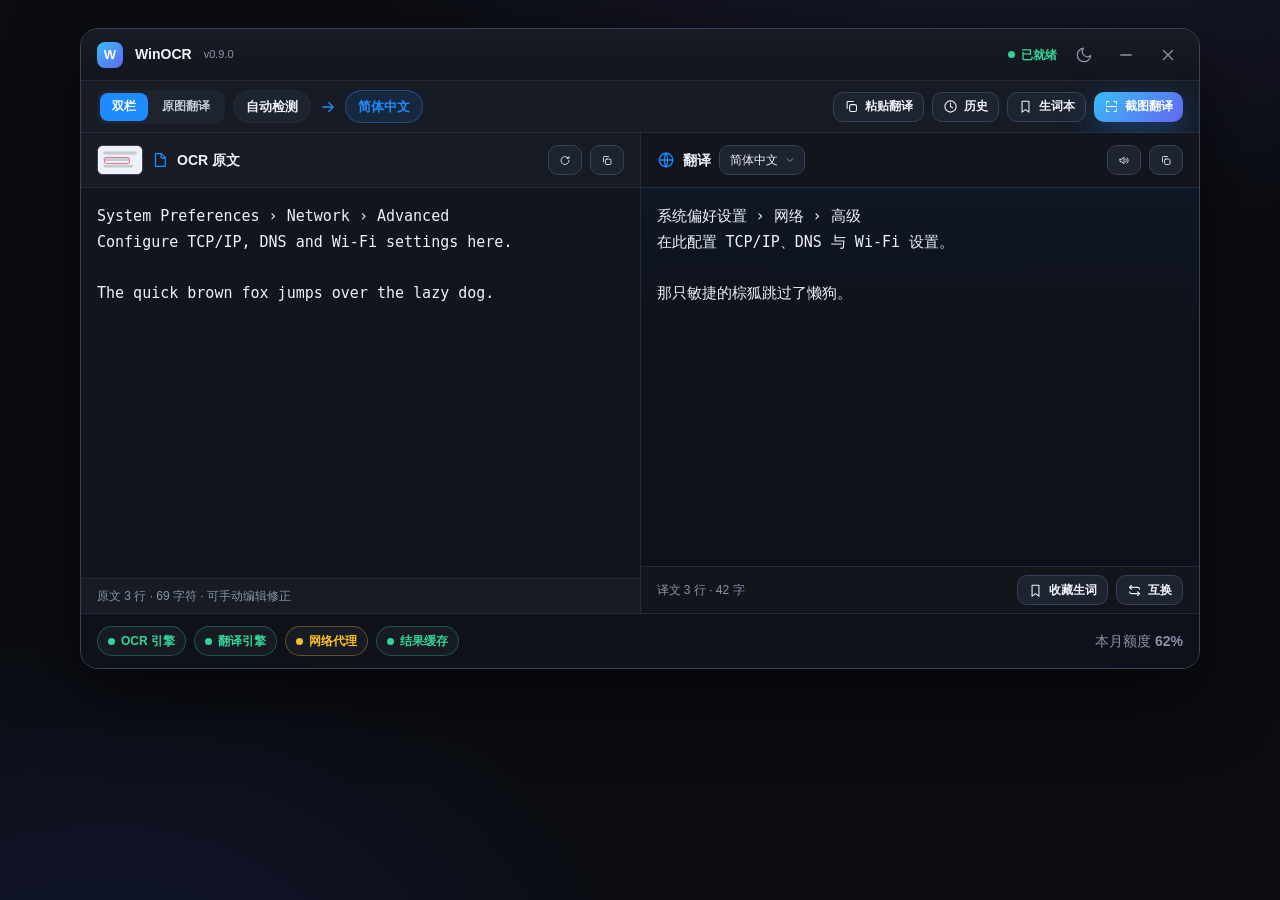
<file: design/winocr-desktop.html>
<!DOCTYPE html>
<html lang="zh-CN">
<head>
<meta charset="UTF-8">
<meta name="viewport" content="width=device-width, initial-scale=1.0">
<title>WinOCR 主窗口 · 桌面（OCR 原文 / 翻译）</title>
<style>
  :root{
    --brand-300:#4aa3ff; --brand-400:#2f9bff; --brand-500:#1f8bff; --brand-600:#1573e6;
    --on-brand:#fff; --accent:#38e0d0;
    --bg:#0b0d12; --bg-subtle:#0e1119;
    --surface:#12151c; --surface-2:#171b24; --surface-3:#1e2330;
    --border:#232a39; --border-strong:#38415c;
    --text-1:#eef2f8; --text-2:#c2c9d8; --text-3:#8a93a8; --text-4:#59617a;
    --success:#34d399; --warning:#fbbf24; --danger:#fb7185;
    --grad:linear-gradient(135deg,#38bdf8,#6366f1);
    --radius:14px;
    --sp-2:8px; --sp-3:12px; --sp-4:16px; --sp-5:20px;
  }
  *{ box-sizing:border-box; }
  body{
    margin:0; min-height:100vh;
    background:
      radial-gradient(1200px 700px at 80% -20%, rgba(124,108,245,.16), transparent 60%),
      radial-gradient(900px 600px at 8% 110%, rgba(61,90,254,.12), transparent 60%),
      var(--bg);
    color:var(--text-1);
    font-family:-apple-system,BlinkMacSystemFont,"Segoe UI",Roboto,"Microsoft YaHei",sans-serif;
    font-size:14px; line-height:1.5; padding:28px;
  }
  .win{
    max-width:1120px; margin:0 auto; background:var(--surface);
    border:1px solid var(--border-strong); border-radius:18px; overflow:hidden;
    box-shadow:0 28px 72px rgba(0,0,0,.6);
  }
  /* 标题栏 */
  .win-bar{ display:flex; align-items:center; gap:var(--sp-3); height:52px; padding:0 var(--sp-4);
    background:linear-gradient(180deg,var(--surface-2),var(--surface)); border-bottom:1px solid var(--border); }
  .win-logo{ width:26px;height:26px;border-radius:8px;background:var(--grad);display:grid;place-items:center;color:#fff;font-weight:700;font-size:13px; }
  .win-name{ font-weight:600; }
  .win-ver{ font-size:11px; color:var(--text-3); }
  .spacer{ flex:1; }
  .win-ready{ display:inline-flex; align-items:center; gap:6px; font-size:12px; color:var(--success); font-weight:600; }
  .win-ready .dot{ width:7px;height:7px;border-radius:50%;background:var(--success); }
  .win-ctrl{ width:30px;height:30px;border-radius:8px;display:grid;place-items:center;color:var(--text-3);border:0;background:transparent;cursor:pointer; }
  .win-ctrl:hover{ background:var(--surface-2); color:var(--text-1); }
  .win-ctrl.close:hover{ background:rgba(251,113,133,.12); color:var(--danger); }
  /* 工具栏 */
  .win-tool{ display:flex; align-items:center; gap:var(--sp-2); padding:0 var(--sp-4); height:52px;
    background:var(--surface-2); border-bottom:1px solid var(--border); flex-wrap:wrap; }
  .chip{ padding:6px 12px; border-radius:999px; background:var(--surface-3); border:1px solid var(--border); font-weight:600; font-size:13px; }
  .chip.brand{ background:rgba(31,139,255,.12); color:var(--brand-500); border-color:rgba(31,139,255,.4); }
  .arrow{ color:var(--brand-500); display:inline-grid; place-items:center; }
  .btn{ display:inline-flex; align-items:center; gap:6px; height:34px; padding:0 14px; border-radius:10px;
    border:1px solid var(--border-strong); background:var(--surface-3); color:var(--text-1); font-size:13px; font-weight:600; cursor:pointer; }
  .btn:hover{ border-color:var(--brand-400); color:var(--brand-600); background:rgba(31,139,255,.08); }
  .btn.grad{ background:var(--grad); color:#fff; border:0; box-shadow:0 10px 32px rgba(31,139,255,.34); }
  .btn.grad:hover{ filter:brightness(1.06); color:#fff; }
  .btn.icon{ width:34px; padding:0; justify-content:center; }
  .btn.sm{ height:30px; padding:0 10px; font-size:12px; }
  svg{ display:block; }
  .ic{ width:18px; height:18px; stroke:currentColor; fill:none; stroke-width:1.7; stroke-linecap:round; stroke-linejoin:round; }
  .btn.sm .ic{ width:15px; height:15px; }
  /* 双栏 */
  .win-panes{ display:grid; grid-template-columns:1fr 1fr; gap:1px; background:var(--border); min-height:480px; }
  .pane{ display:flex; flex-direction:column; background:var(--surface); min-width:0; }
  .pane.out{ background:var(--bg-subtle); }
  .pane-hd{ display:flex; align-items:center; gap:var(--sp-2); padding:var(--sp-3) var(--sp-4);
    border-bottom:1px solid var(--border); background:var(--surface-2); }
  .pane.out .pane-hd{ background:var(--surface); }
  .pane-title{ display:inline-flex; align-items:center; gap:8px; font-weight:700; font-size:14px; }
  .pane-title .ic{ color:var(--brand-500); }
  .pane-bd{ flex:1; display:flex; min-height:0; }
  textarea{ flex:1; width:100%; border:0; outline:0; resize:none; background:transparent; color:var(--text-1);
    padding:var(--sp-4); font-size:15px; line-height:1.7;
    font-family:"Cascadia Code",ui-monospace,SFMono-Regular,Menlo,Consolas,monospace; }
  textarea::placeholder{ color:var(--text-4); }
  .pane.out textarea{ background:linear-gradient(180deg, rgba(31,139,255,.05), transparent 40%); }
  .pane-ft{ display:flex; align-items:center; gap:var(--sp-2); padding:8px var(--sp-4);
    border-top:1px solid var(--border); background:var(--surface-2); font-size:12px; color:var(--text-3); }
  .pane.out .pane-ft{ background:var(--surface); }
  /* 状态栏 */
  .win-status{ display:flex; align-items:center; gap:var(--sp-2); flex-wrap:wrap; padding:var(--sp-3) var(--sp-4);
    background:var(--bg-subtle); border-top:1px solid var(--border); }
  .pill{ display:inline-flex; align-items:center; gap:6px; padding:5px 10px; border-radius:999px; font-size:12px; font-weight:600;
    background:var(--surface-2); border:1px solid var(--border); color:var(--text-2); }
  .pill .dot{ width:7px;height:7px;border-radius:50%; }
  .pill .dot.ok{ background:var(--success); } .pill.ok{ color:var(--success); border-color:rgba(52,211,153,.32); }
  .pill .dot.warn{ background:var(--warning); } .pill.warn{ color:var(--warning); border-color:rgba(251,191,36,.32); }
  .muted{ color:var(--text-3); }
  select{ height:30px; padding:0 26px 0 10px; font-size:12px; border-radius:10px; border:1px solid var(--border-strong);
    background:var(--surface-3) url("data:image/svg+xml;utf8,<svg xmlns='http://www.w3.org/2000/svg' width='12' height='12' viewBox='0 0 24 24' fill='none' stroke='%238a93a8' stroke-width='2'><path d='M6 9l6 6 6-6'/></svg>") no-repeat right 8px center; color:var(--text-1); cursor:pointer; appearance:none; }
  @media (max-width:720px){ .win-panes{ grid-template-columns:1fr; } .pane-bd{ min-height:200px; } }

  /* ===== 浅色主题（明暗切换） ===== */
  body.theme-light{
    --bg:#eef1f6; --bg-subtle:#e7ebf2;
    --surface:#ffffff; --surface-2:#f4f6fa; --surface-3:#e9edf3;
    --border:#d8dee8; --border-strong:#c2cad6;
    --text-1:#1a2030; --text-2:#3a4456; --text-3:#69738a; --text-4:#9aa4b6;
    --success:#0f9d6b; --warning:#b47e00; --danger:#d6455c;
    background:
      radial-gradient(1200px 700px at 80% -20%, rgba(124,108,245,.10), transparent 60%),
      radial-gradient(900px 600px at 8% 110%, rgba(61,90,254,.08), transparent 60%),
      var(--bg);
  }
  body.theme-light .win{ box-shadow:0 28px 72px rgba(20,30,60,.18); }
  body.theme-light .pane.out textarea{ background:linear-gradient(180deg, rgba(31,139,255,.06), transparent 40%); }
  body.theme-light .win-ctrl, body.theme-light .win-ready, body.theme-light .muted, body.theme-light .stage-sub{ color:var(--text-3); }

  /* 视图切换（双栏 / 原图翻译） */
  .seg{ display:inline-flex; padding:3px; border-radius:10px; background:var(--surface-3); gap:2px; }
  .seg button{ height:28px; padding:0 12px; border:0; border-radius:8px; background:transparent; color:var(--text-2); font-size:12px; font-weight:600; cursor:pointer; }
  .seg button.on{ background:var(--brand-500); color:#fff; }

  /* 原图翻译视图 */
  .origview{ display:none; padding:var(--sp-5); background:var(--bg-subtle); min-height:480px; }
  .origview.show{ display:block; }
  .shot{ position:relative; width:100%; max-width:780px; margin:0 auto; aspect-ratio:760/540;
    border-radius:12px; overflow:hidden; box-shadow:0 18px 50px rgba(0,0,0,.5); background:#fff; }
  .shotimg{ display:block; width:100%; height:100%; }
  .ovl{ position:absolute; border:1.5px solid var(--brand-500); border-radius:8px;
    background:rgba(31,139,255,.14); padding:5px 8px; color:#0b0d12; font-size:12px; line-height:1.3; backdrop-filter:blur(2px); }
  .ovl b{ color:#125fbf; }
  .hint{ text-align:center; color:var(--text-3); font-size:12px; margin-top:12px; }
  .orig-ft{ display:flex; align-items:center; gap:var(--sp-2); justify-content:center; margin-top:14px; }

  /* 截图缩略图 + 标注 */
  .thumb{ width:46px; height:30px; border-radius:6px; overflow:hidden; border:1px solid var(--border-strong);
    position:relative; flex:0 0 auto; background:#fff; cursor:pointer; }
  .thumb svg{ width:100%; height:100%; display:block; }
  .thumb .ann{ position:absolute; border:1.5px solid #fb7185; border-radius:2px; }
</style>
</head>
<body>
  <div class="win">
    <!-- 标题栏 -->
    <div class="win-bar">
      <span class="win-logo">W</span>
      <span class="win-name">WinOCR</span>
      <span class="win-ver">v0.9.0</span>
      <span class="spacer"></span>
      <span class="win-ready"><span class="dot"></span> 已就绪</span>
      <button class="win-ctrl" id="themeToggle" title="切换深/浅色">
        <svg class="ic" viewBox="0 0 24 24"><path d="M21 12.8A9 9 0 1 1 11.2 3 7 7 0 0 0 21 12.8z"/></svg>
      </button>
      <button class="win-ctrl" title="最小化到托盘">
        <svg class="ic" viewBox="0 0 24 24"><path d="M5 12h14"/></svg>
      </button>
      <button class="win-ctrl close" title="关闭到托盘">
        <svg class="ic" viewBox="0 0 24 24"><path d="M6 6l12 12M18 6L6 18"/></svg>
      </button>
    </div>

    <!-- 工具栏 -->
    <div class="win-tool">
      <span class="seg" id="viewSeg">
        <button class="on" data-view="panes">双栏</button>
        <button data-view="orig">原图翻译</button>
      </span>
      <span class="chip">自动检测</span>
      <span class="arrow"><svg class="ic" viewBox="0 0 24 24"><path d="M5 12h14M13 6l6 6-6 6"/></svg></span>
      <span class="chip brand">简体中文</span>
      <span class="spacer"></span>
      <button class="btn sm" title="粘贴翻译">
        <svg class="ic" viewBox="0 0 24 24"><rect x="9" y="9" width="11" height="11" rx="2.5"/><path d="M5 15V5.5A1.5 1.5 0 0 1 6.5 4H15"/></svg>粘贴翻译
      </button>
      <button class="btn sm" title="历史记录">
        <svg class="ic" viewBox="0 0 24 24"><circle cx="12" cy="12" r="9"/><path d="M12 7v5l3.2 2"/></svg>历史
      </button>
      <button class="btn sm" title="生词本">
        <svg class="ic" viewBox="0 0 24 24"><path d="M6.5 3.5h11V21L12 17l-5.5 4V3.5z"/></svg>生词本
      </button>
      <button class="btn grad sm" title="截图翻译">
        <svg class="ic" viewBox="0 0 24 24"><path d="M4 8V5.5A1.5 1.5 0 0 1 5.5 4H8M16 4h2.5A1.5 1.5 0 0 1 20 5.5V8M20 16v2.5a1.5 1.5 0 0 1-1.5 1.5H16M8 20H5.5A1.5 1.5 0 0 1 4 18.5V16"/><path d="M4 12h16"/></svg>截图翻译
      </button>
    </div>

    <!-- 双栏：左 OCR 原文 / 右 翻译 -->
    <div class="win-panes" id="panes">

      <!-- 左：OCR 原文区 -->
      <section class="pane">
        <div class="pane-hd">
          <span class="thumb" title="源截图 + 标注">
            <svg viewBox="0 0 46 30"><rect width="46" height="30" fill="#eef1f6"/><rect x="5" y="6" width="36" height="3" rx="1.5" fill="#c2cad6"/><rect x="5" y="13" width="28" height="3" rx="1.5" fill="#c2cad6"/><rect x="5" y="20" width="32" height="3" rx="1.5" fill="#c2cad6"/></svg>
            <span class="ann" style="left:6px;top:11px;width:26px;height:7px"></span>
          </span>
          <span class="pane-title">
            <svg class="ic" viewBox="0 0 24 24"><path d="M6 3.5h8l5 5v12H6v-17z"/><path d="M13.5 3.5v5.5H19"/></svg> OCR 原文
          </span>
          <span class="spacer"></span>
          <button class="btn icon sm" id="ocr-refresh" title="重新识别">
            <svg class="ic" viewBox="0 0 24 24"><path d="M20 12a8 8 0 1 1-2.3-5.6"/><path d="M20 4v4h-4"/></svg>
          </button>
          <button class="btn icon sm" data-copy="#ocr-src" title="复制原文">
            <svg class="ic" viewBox="0 0 24 24"><rect x="9" y="9" width="11" height="11" rx="2.5"/><path d="M5 15V5.5A1.5 1.5 0 0 1 6.5 4H15"/></svg>
          </button>
        </div>
        <div class="pane-bd">
          <textarea id="ocr-src" spellcheck="false">System Preferences › Network › Advanced
Configure TCP/IP, DNS and Wi‑Fi settings here.

The quick brown fox jumps over the lazy dog.</textarea>
        </div>
        <div class="pane-ft"><span>原文 3 行 · 69 字符 · 可手动编辑修正</span></div>
      </section>

      <!-- 右：翻译区 -->
      <section class="pane out">
        <div class="pane-hd">
          <span class="pane-title">
            <svg class="ic" viewBox="0 0 24 24"><circle cx="12" cy="12" r="9"/><path d="M3 12h18M12 3c2.5 2.5 2.5 15 0 18M12 3c-2.5 2.5-2.5 15 0 18"/></svg> 翻译
          </span>
          <select title="目标语言">
            <option>简体中文</option><option>English</option><option>日本語</option><option>한국어</option>
          </select>
          <span class="spacer"></span>
          <button class="btn icon sm" title="朗读译文">
            <svg class="ic" viewBox="0 0 24 24"><path d="M4 9.5v5h3.5L12 18.5v-13L7.5 9.5H4z"/><path d="M15.5 9a4 4 0 0 1 0 6M18 6.5a7 7 0 0 1 0 11"/></svg>
          </button>
          <button class="btn icon sm" data-copy="#ocr-out" title="复制译文">
            <svg class="ic" viewBox="0 0 24 24"><rect x="9" y="9" width="11" height="11" rx="2.5"/><path d="M5 15V5.5A1.5 1.5 0 0 1 6.5 4H15"/></svg>
          </button>
        </div>
        <div class="pane-bd">
          <textarea id="ocr-out" readonly spellcheck="false">系统偏好设置 › 网络 › 高级
在此配置 TCP/IP、DNS 与 Wi‑Fi 设置。

那只敏捷的棕狐跳过了懒狗。</textarea>
        </div>
        <div class="pane-ft">
          <span>译文 3 行 · 42 字</span>
          <span class="spacer"></span>
          <button class="btn sm" title="收藏生词">
            <svg class="ic" viewBox="0 0 24 24"><path d="M6.5 3.5h11V21L12 17l-5.5 4V3.5z"/></svg>收藏生词
          </button>
          <button class="btn sm" title="互换语言">
            <svg class="ic" viewBox="0 0 24 24"><path d="M7 4L4 7l3 3"/><path d="M4 7h13a3 3 0 0 1 3 3M17 20l3-3-3-3"/><path d="M20 17H7a3 3 0 0 1-3-3"/></svg>互换
          </button>
        </div>
      </section>

    </div>

    <!-- 原图翻译视图 -->
    <div class="origview" id="origview">
      <div class="shot">
        <svg class="shotimg" viewBox="0 0 760 540" preserveAspectRatio="xMidYMid meet">
          <rect width="760" height="540" fill="#f6f8fb"/>
          <rect x="0" y="0" width="760" height="48" fill="#e9edf3"/>
          <circle cx="24" cy="24" r="7" fill="#1f8bff"/>
          <text x="44" y="29" font-family="Segoe UI,Microsoft YaHei,sans-serif" font-size="16" font-weight="700" fill="#1a2030">Settings</text>
          <text x="40" y="120" font-family="Segoe UI,Microsoft YaHei,sans-serif" font-size="22" font-weight="700" fill="#1a2030">Language &amp; Region</text>
          <rect x="40" y="150" width="680" height="64" rx="10" fill="#fff" stroke="#d8dee8"/>
          <text x="60" y="178" font-family="Segoe UI,Microsoft YaHei,sans-serif" font-size="16" fill="#3a4456">Preferred language</text>
          <text x="60" y="200" font-family="Segoe UI,Microsoft YaHei,sans-serif" font-size="14" fill="#69738a">English (United States)</text>
          <rect x="40" y="230" width="680" height="64" rx="10" fill="#fff" stroke="#d8dee8"/>
          <text x="60" y="258" font-family="Segoe UI,Microsoft YaHei,sans-serif" font-size="16" fill="#3a4456">Add Language</text>
          <text x="60" y="280" font-family="Segoe UI,Microsoft YaHei,sans-serif" font-size="14" fill="#69738a">Install a language pack for menus and docs</text>
          <rect x="40" y="310" width="680" height="64" rx="10" fill="#fff" stroke="#d8dee8"/>
          <text x="60" y="338" font-family="Segoe UI,Microsoft YaHei,sans-serif" font-size="16" fill="#3a4456">Display</text>
          <text x="60" y="360" font-family="Segoe UI,Microsoft YaHei,sans-serif" font-size="14" fill="#69738a">Resolution, scale and layout</text>
          <rect x="40" y="410" width="680" height="56" rx="10" fill="#1f8bff"/>
          <text x="60" y="443" font-family="Segoe UI,Microsoft YaHei,sans-serif" font-size="16" font-weight="700" fill="#fff">Apply &amp; Restart</text>
        </svg>
        <div class="ovl" style="left:5.3%;top:22%;width:36%;height:9%"><b>语言与地区</b></div>
        <div class="ovl" style="left:5.3%;top:42.6%;width:30%;height:9%"><b>添加语言</b></div>
        <div class="ovl" style="left:5.3%;top:57.4%;width:20%;height:9%"><b>显示</b></div>
      </div>
      <div class="hint">译文直接叠加在截图上（原图翻译）· 拖动可移动标注框</div>
      <div class="orig-ft">
        <button class="btn sm" title="复制译文" data-copy="#ocr-out">
          <svg class="ic" viewBox="0 0 24 24"><rect x="9" y="9" width="11" height="11" rx="2.5"/><path d="M5 15V5.5A1.5 1.5 0 0 1 6.5 4H15"/></svg>复制译文
        </button>
        <button class="btn sm" title="保存原图翻译">
          <svg class="ic" viewBox="0 0 24 24"><path d="M12 4v11M7 10l5 5 5-5"/><path d="M4 20h16"/></svg>保存图片
        </button>
        <button class="btn sm" title="切换双栏视图">切换双栏</button>
      </div>
    </div>

    <!-- 状态栏 -->
    <div class="win-status">
      <span class="pill ok"><span class="dot ok"></span> OCR 引擎</span>
      <span class="pill ok"><span class="dot ok"></span> 翻译引擎</span>
      <span class="pill warn"><span class="dot warn"></span> 网络代理</span>
      <span class="pill ok"><span class="dot ok"></span> 结果缓存</span>
      <span class="spacer"></span>
      <span class="muted">本月额度 <b>62%</b></span>
    </div>
  </div>

  <script>
    // 明暗主题切换
    var moonIcon = '<path d="M21 12.8A9 9 0 1 1 11.2 3 7 7 0 0 0 21 12.8z"/>';
    var sunIcon  = '<circle cx="12" cy="12" r="4.2"/><path d="M12 2v2.5M12 19.5V22M4.2 4.2l1.8 1.8M18 18l1.8 1.8M2 12h2.5M19.5 12H22M4.2 19.8l1.8-1.8M18 6l1.8-1.8"/>';
    document.getElementById('themeToggle').addEventListener('click', function(){
      var light = document.body.classList.toggle('theme-light');
      this.querySelector('svg').innerHTML = light ? sunIcon : moonIcon;
      this.title = light ? '切换深/浅色（当前浅色）' : '切换深/浅色（当前深色）';
    });

    // 视图切换：双栏 / 原图翻译
    var panes = document.getElementById('panes');
    var orig  = document.getElementById('origview');
    document.querySelectorAll('#viewSeg button').forEach(function(b){
      b.addEventListener('click', function(){
        document.querySelectorAll('#viewSeg button').forEach(function(x){ x.classList.remove('on'); });
        b.classList.add('on');
        var v = b.getAttribute('data-view');
        panes.style.display = (v === 'panes') ? 'grid' : 'none';
        orig.classList.toggle('show', v === 'orig');
      });
    });
    // 原图翻译视图内的「切换双栏」
    document.querySelectorAll('.orig-ft .btn').forEach(function(b){
      if(b.textContent.indexOf('切换双栏') >= 0){
        b.addEventListener('click', function(){
          document.querySelector('#viewSeg button[data-view="panes"]').click();
        });
      }
    });

    // 复制按钮：复制目标文本域内容
    document.querySelectorAll('[data-copy]').forEach(function(btn){
      btn.addEventListener('click', function(){
        var node = document.querySelector(btn.getAttribute('data-copy'));
        if(!node) return;
        var text = node.value !== undefined ? node.value : node.textContent;
        var done = function(){ btn.title = '已复制'; setTimeout(function(){ btn.title = btn.getAttribute('data-copy')==='#ocr-src'?'复制原文':'复制译文'; }, 1200); };
        if(navigator.clipboard && navigator.clipboard.writeText){
          navigator.clipboard.writeText(text).then(done).catch(function(){});
        } else {
          node.select(); try{ document.execCommand('copy'); }catch(e){} done();
        }
      });
    });
    document.getElementById('ocr-refresh').addEventListener('click', function(){
      this.title = '已重新识别'; var self=this; setTimeout(function(){ self.title='重新识别'; }, 1200);
    });
  </script>
</body>
</html>
</file>
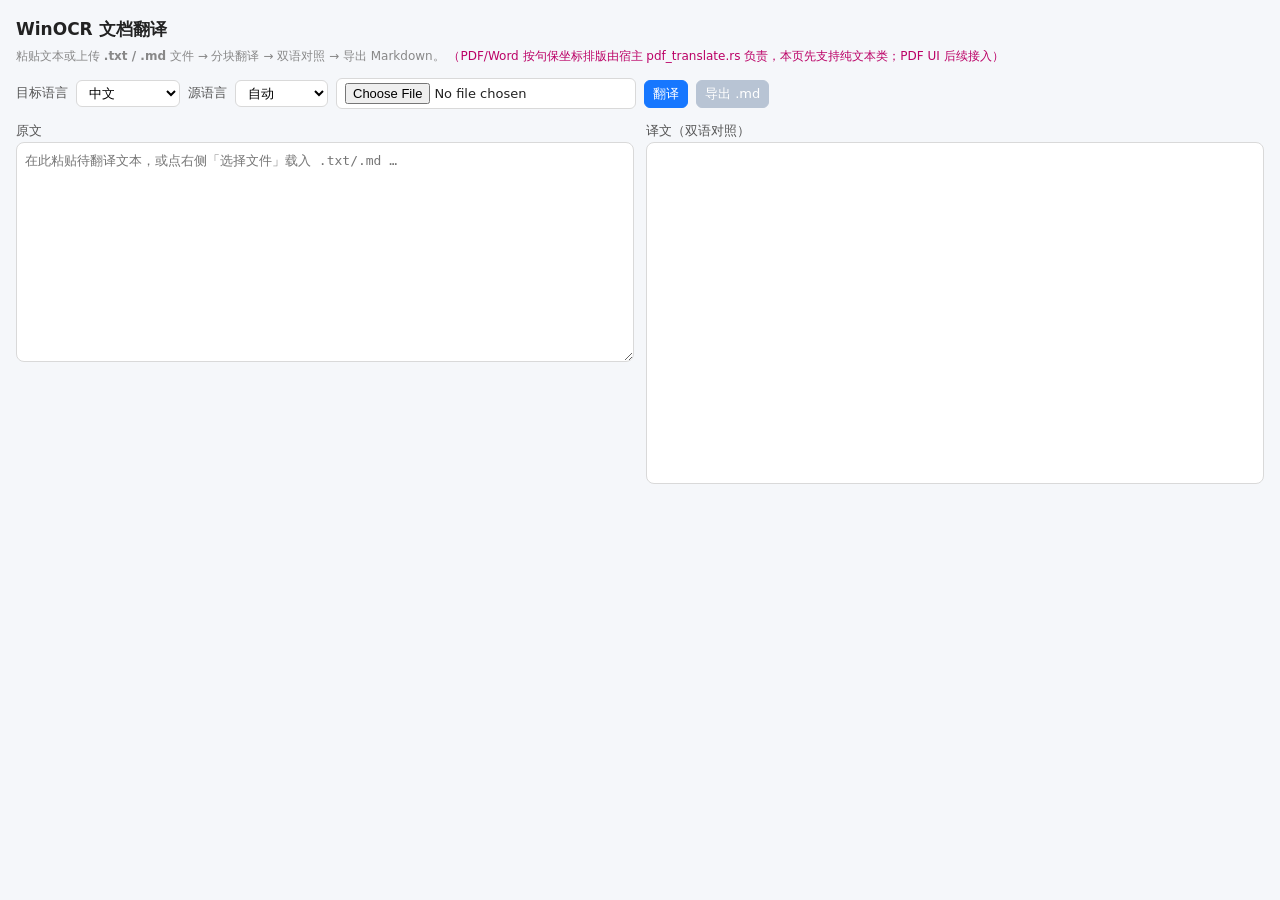
<file: extension-0.3fb/doc-translate.html>
<!DOCTYPE html>
<html lang="zh-CN">
<head>
  <meta charset="UTF-8" />
  <meta name="viewport" content="width=device-width, initial-scale=1.0" />
  <title>WinOCR 文档翻译</title>
  <style>
    body { font: 14px/1.6 system-ui, "Microsoft YaHei", sans-serif; margin: 0; padding: 16px; color: #222; background: #f5f7fa; }
    h2 { margin: 0 0 4px; font-size: 17px; }
    .sub { color: #888; font-size: 12px; margin-bottom: 12px; }
    .row { display: flex; gap: 8px; align-items: center; margin-bottom: 10px; flex-wrap: wrap; }
    label { font-size: 13px; color: #555; }
    select, button, input[type=file] { font: 13px system-ui; padding: 4px 8px; border-radius: 6px; border: 1px solid #d9d9d9; background: #fff; }
    button { background: #1677ff; color: #fff; border-color: #1677ff; cursor: pointer; }
    button:hover { background: #0e5fd8; }
    button[disabled] { background: #b8c4d4; border-color: #b8c4d4; cursor: default; }
    textarea { width: 100%; height: 220px; box-sizing: border-box; padding: 8px; border: 1px solid #d9d9d9; border-radius: 8px; font: 13px/1.6 ui-monospace, Menlo, Consolas, monospace; resize: vertical; }
    .cols { display: grid; grid-template-columns: 1fr 1fr; gap: 12px; }
    .out { border: 1px solid #d9d9d9; border-radius: 8px; padding: 10px; background: #fff; height: 320px; overflow: auto; white-space: pre-wrap; word-break: break-word; }
    .out h4 { margin: 10px 0 4px; font-size: 13px; color: #1677ff; }
    .hint { color: #b06; font-size: 12px; }
    .ok { color: #389e0d; }
  </style>
</head>
<body>
  <h2>WinOCR 文档翻译</h2>
  <div class="sub">粘贴文本或上传 <b>.txt / .md</b> 文件 → 分块翻译 → 双语对照 → 导出 Markdown。
    <span class="hint">（PDF/Word 按句保坐标排版由宿主 pdf_translate.rs 负责，本页先支持纯文本类；PDF UI 后续接入）</span></div>

  <div class="row">
    <label>目标语言</label>
    <select id="tgt"></select>
    <label>源语言</label>
    <select id="src"><option value="auto">自动</option></select>
    <input type="file" id="file" accept=".txt,.md,.text" />
    <button id="go">翻译</button>
    <button id="export" disabled>导出 .md</button>
    <span id="status"></span>
  </div>

  <div class="cols">
    <div>
      <label>原文</label>
      <textarea id="srcText" placeholder="在此粘贴待翻译文本，或点右侧「选择文件」载入 .txt/.md …"></textarea>
    </div>
    <div>
      <label>译文（双语对照）</label>
      <div class="out" id="out"></div>
    </div>
  </div>

  <script src="js/common.js"></script>
  <script src="js/doc-translate.js"></script>
</body>
</html>
</file>
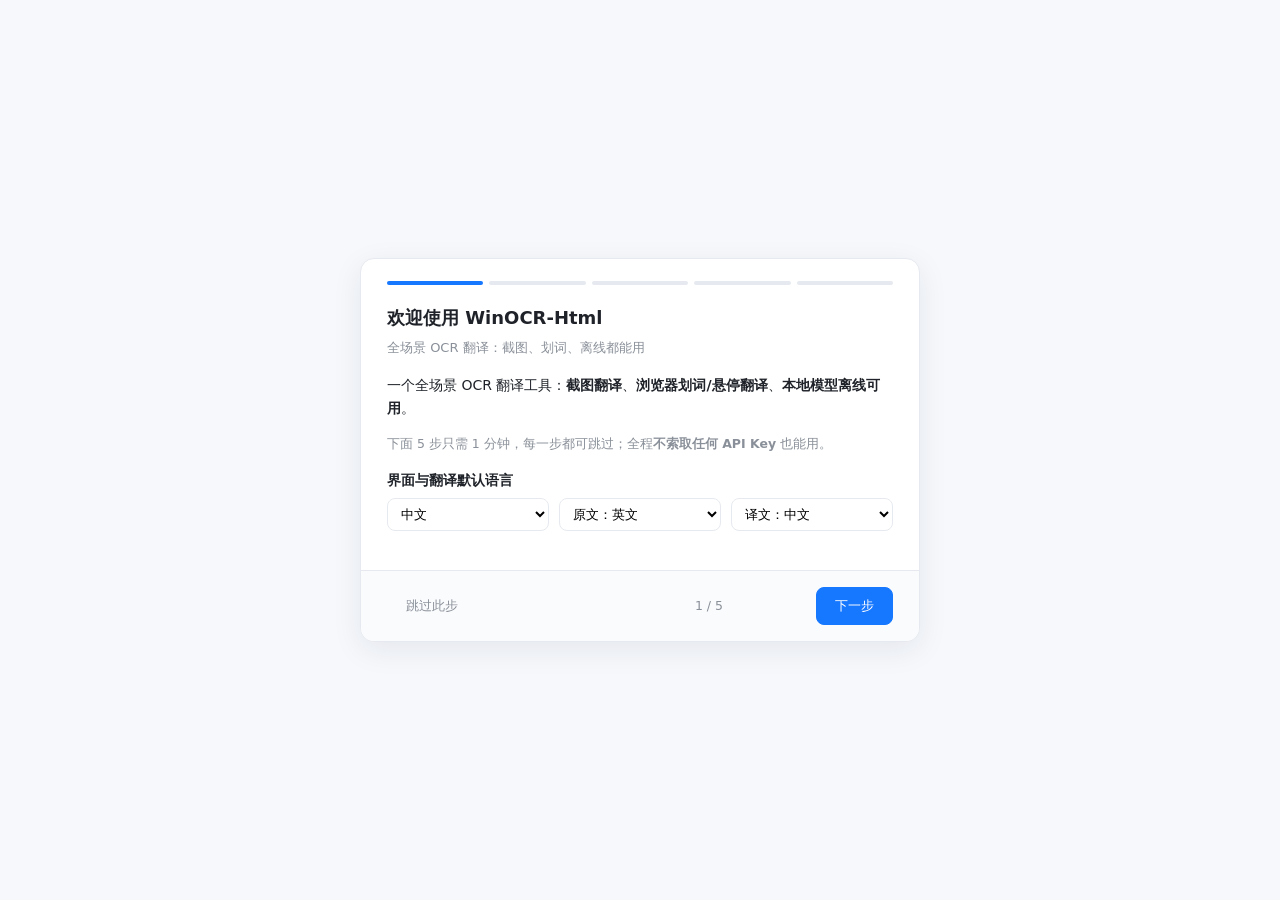
<file: extension-0.3fb/onboarding.html>
<!doctype html>
<html lang="zh">
<head>
  <meta charset="utf-8" />
  <meta name="viewport" content="width=device-width, initial-scale=1" />
  <title>WinOCR-Html 首次运行引导</title>
  <style>
    :root {
      --accent: #1677ff;
      --accent-weak: #e8f1ff;
      --bg: #f6f8fb;
      --card: #ffffff;
      --text: #1f2329;
      --muted: #8a9099;
      --ok: #18a058;
      --border: #e6e9ef;
    }
    * { box-sizing: border-box; }
    html, body { height: 100%; margin: 0; }
    body {
      font: 14px/1.65 system-ui, "Segoe UI", "Microsoft YaHei", sans-serif;
      color: var(--text);
      background: var(--bg);
      display: flex; align-items: center; justify-content: center;
      padding: 24px;
    }
    .card {
      width: 560px; max-width: 100%;
      background: var(--card);
      border: 1px solid var(--border);
      border-radius: 14px;
      box-shadow: 0 8px 30px rgba(20, 40, 80, 0.08);
      overflow: hidden;
    }
    .header {
      padding: 22px 26px 0;
    }
    .progress {
      display: flex; gap: 6px; margin-bottom: 18px;
    }
    .progress .bar {
      flex: 1; height: 4px; border-radius: 3px; background: var(--border);
      transition: background .25s;
    }
    .progress .bar.active { background: var(--accent); }
    .progress .bar.done { background: var(--ok); }
    h1 { font-size: 18px; margin: 0 0 4px; }
    .sub { color: var(--muted); font-size: 13px; margin: 0 0 16px; }
    .body { padding: 0 26px 8px; min-height: 196px; }
    .step { display: none; }
    .step.show { display: block; }
    label { display: block; font-weight: 600; margin: 14px 0 6px; }
    .opt {
      display: flex; gap: 10px; align-items: flex-start;
      border: 1px solid var(--border); border-radius: 10px;
      padding: 12px 14px; margin: 8px 0; cursor: pointer;
      transition: border-color .15s, background .15s;
    }
    .opt:hover { border-color: var(--accent); }
    .opt.sel { border-color: var(--accent); background: var(--accent-weak); }
    .opt input { margin-top: 3px; }
    .opt .t { font-weight: 600; }
    .opt .d { color: var(--muted); font-size: 12.5px; }
    input[type=text], input[type=password], select {
      font: 13px system-ui; padding: 7px 9px; width: 100%;
      border: 1px solid var(--border); border-radius: 8px; background: #fff;
    }
    .row { display: flex; gap: 10px; }
    .row > div { flex: 1; }
    .hint { color: var(--muted); font-size: 12.5px; margin: 6px 0 0; }
    .kbd {
      display: inline-block; font: 12px Consolas, monospace;
      background: #f0f3f8; border: 1px solid var(--border);
      border-bottom-width: 2px; border-radius: 6px; padding: 2px 8px; margin: 2px;
    }
    .callout {
      background: var(--accent-weak); border: 1px solid #cfe2ff;
      border-radius: 10px; padding: 12px 14px; margin-top: 12px;
    }
    .trybox {
      text-align: center; padding: 10px 0 4px;
    }
    .trybox .big { font-size: 15px; font-weight: 600; }
    .trybox .kbd { font-size: 14px; padding: 6px 14px; margin: 10px 0; }
    .success {
      display: none; text-align: center; padding: 18px 0;
    }
    .success.show { display: block; }
    .check {
      width: 54px; height: 54px; border-radius: 50%; background: var(--ok);
      color: #fff; font-size: 30px; line-height: 54px; margin: 0 auto 12px;
    }
    .footer {
      display: flex; align-items: center; justify-content: space-between;
      padding: 16px 26px; border-top: 1px solid var(--border); background: #fafbfd;
    }
    .dots { color: var(--muted); font-size: 12.5px; }
    button {
      font: 13px system-ui; padding: 9px 18px; border-radius: 8px;
      border: 1px solid var(--accent); background: var(--accent); color: #fff;
      cursor: pointer; transition: opacity .15s;
    }
    button:disabled { opacity: .45; cursor: default; }
    button.ghost { background: #fff; color: var(--accent); }
    button.skip { background: transparent; border-color: transparent; color: var(--muted); }
    .err { color: #c0392b; font-size: 12.5px; margin-top: 8px; min-height: 16px; }
  </style>
</head>
<body>
  <div class="card">
    <div class="header">
      <div class="progress" id="progress"></div>
      <h1 id="title">欢迎使用 WinOCR-Html</h1>
      <p class="sub" id="subtitle"></p>
    </div>

    <div class="body">
      <!-- 步骤 1：欢迎 / 语言 -->
      <section class="step" data-step="1">
        <p>一个全场景 OCR 翻译工具：<b>截图翻译</b>、<b>浏览器划词/悬停翻译</b>、<b>本地模型离线可用</b>。</p>
        <p class="hint">下面 5 步只需 1 分钟，每一步都可跳过；全程<b>不索取任何 API Key</b> 也能用。</p>
        <label>界面与翻译默认语言</label>
        <div class="row">
          <div>
            <select id="uiLang">
              <option value="zh">中文</option>
              <option value="en">English</option>
            </select>
          </div>
          <div>
            <select id="srcLang">
              <option value="en">原文：英文</option>
              <option value="ja">原文：日文</option>
              <option value="ko">原文：韩文</option>
              <option value="fr">原文：法文</option>
              <option value="auto">原文：自动检测</option>
            </select>
          </div>
          <div>
            <select id="tgtLang">
              <option value="zh">译文：中文</option>
              <option value="en">译文：英文</option>
            </select>
          </div>
        </div>
      </section>

      <!-- 步骤 2：翻译引擎 -->
      <section class="step" data-step="2">
        <label>选择翻译引擎</label>
        <div class="opt sel" data-engine="mymemory">
          <input type="radio" name="engine" value="mymemory" checked />
          <div>
            <div class="t">免费引擎（无需 Key）· 推荐起步</div>
            <div class="d">MyMemory / 浏览器内置：零配置、国内可直连、匿名即用。额度用尽会自动提示。</div>
          </div>
        </div>
        <div class="opt" data-engine="sf">
          <input type="radio" name="engine" value="sf" />
          <div>
            <div class="t">SiliconFlow（质量更好 · 需自备 Key）</div>
            <div class="d">填你自己的 Key 即可，费用归你；不填也能先用免费引擎。</div>
          </div>
        </div>
        <div id="sfBox" style="display:none">
          <label>SiliconFlow Key</label>
          <input type="password" id="sfKey" placeholder="sk-...（可稍后在设置里填）" />
          <p class="hint">Key 仅存于本机，经系统加密（DPAPI）落盘，不会上传给任何人。</p>
        </div>
      </section>

      <!-- 步骤 3：快捷键确认 -->
      <section class="step" data-step="3">
        <label>截图翻译热键（默认）</label>
        <div class="callout">
          <span class="kbd">Alt</span>+<span class="kbd">Q</span> 唤起截图选区<br>
          <span class="kbd">Ctrl</span>+<span class="kbd">Alt</span>+<span class="kbd">Q</span> 退出宿主<br>
          <span class="kbd">Ctrl</span>+<span class="kbd">Alt</span>+<span class="kbd">P</span> 暂停 / 恢复
        </div>
        <p class="hint">浏览器内划词翻译用扩展快捷键（<span class="kbd">Alt</span>+<span class="kbd">Shift</span>+<span class="kbd">Z</span>），可在 <code>edge://extensions/shortcuts</code> 修改。</p>
        <p class="hint">这些键都能在「设置 → 截图热键」里重新录入并即时生效，不习惯现在也不用改。</p>
        <div class="err" id="hotkeyErr"></div>
      </section>

      <!-- 步骤 4：模型与精度 -->
      <section class="step" data-step="4">
        <label>本地 OCR 模型</label>
        <div class="opt sel" data-tier="tiny">
          <input type="radio" name="tier" value="tiny" checked />
          <div>
            <div class="t">tiny 模型（6.6MB，已内置）</div>
            <div class="d">离线即可 OCR，约 1.2–2.2 秒，日常够用。推荐起步。</div>
          </div>
        </div>
        <div class="opt" data-tier="medium">
          <input type="radio" name="tier" value="medium" />
          <div>
            <div class="t">medium 模型（更准 · 需另下载 133MB）</div>
            <div class="d">复杂版面/手写更稳；可在设置里「下载语言包」按需获取。</div>
          </div>
        </div>
        <p class="hint">无网络环境下 tiny 已随安装包内置；选 medium 只是<b>晚一点</b>下载，不影响现在使用。</p>
      </section>

      <!-- 步骤 5：试一次 -->
      <section class="step" data-step="5">
        <div class="trybox">
          <div class="big">最后一步：试一次 🎯</div>
          <p>按下 <span class="kbd">Alt</span>+<span class="kbd">Q</span> 框选任意一段<b>英文</b>，看看译文。</p>
          <p class="hint">（这一部不能跳过 —— 只有真的成功一次，引导才算完成。）</p>
          <div id="tryState" class="hint"></div>
        </div>
        <div class="success" id="success">
          <div class="check">✓</div>
          <div class="big">成了！翻译已经跑通 🎉</div>
          <p class="hint">壳会常驻后台；需要时右键托盘可暂停 / 退出 / 打开设置。</p>
        </div>
      </section>
    </div>

    <div class="footer">
      <button class="skip" id="skipBtn">跳过此步</button>
      <div style="display:flex;gap:8px;align-items:center">
        <span class="dots" id="dots"></span>
        <button class="ghost" id="prevBtn">上一步</button>
        <button id="nextBtn">下一步</button>
      </div>
    </div>
  </div>

  <script src="js/common.js"></script>
  <script src="onboarding.js"></script>
</body>
</html>
</file>
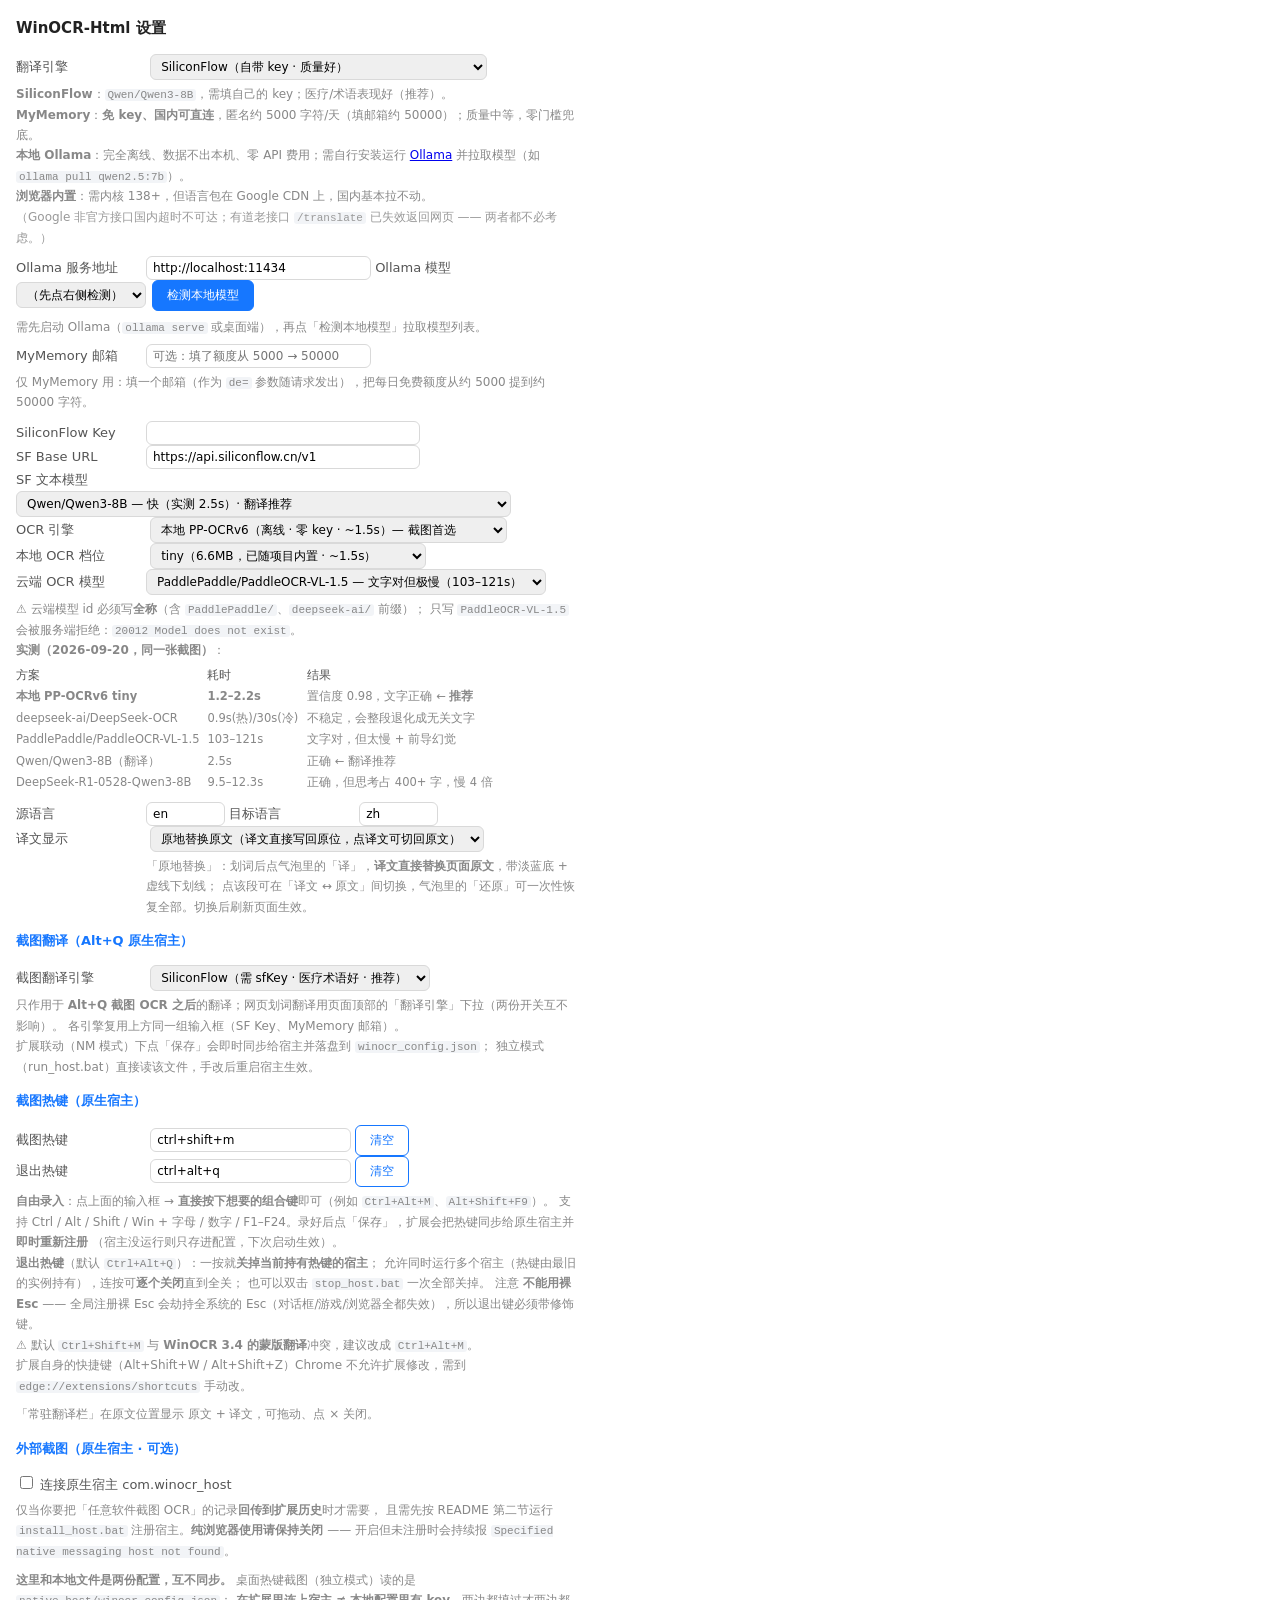
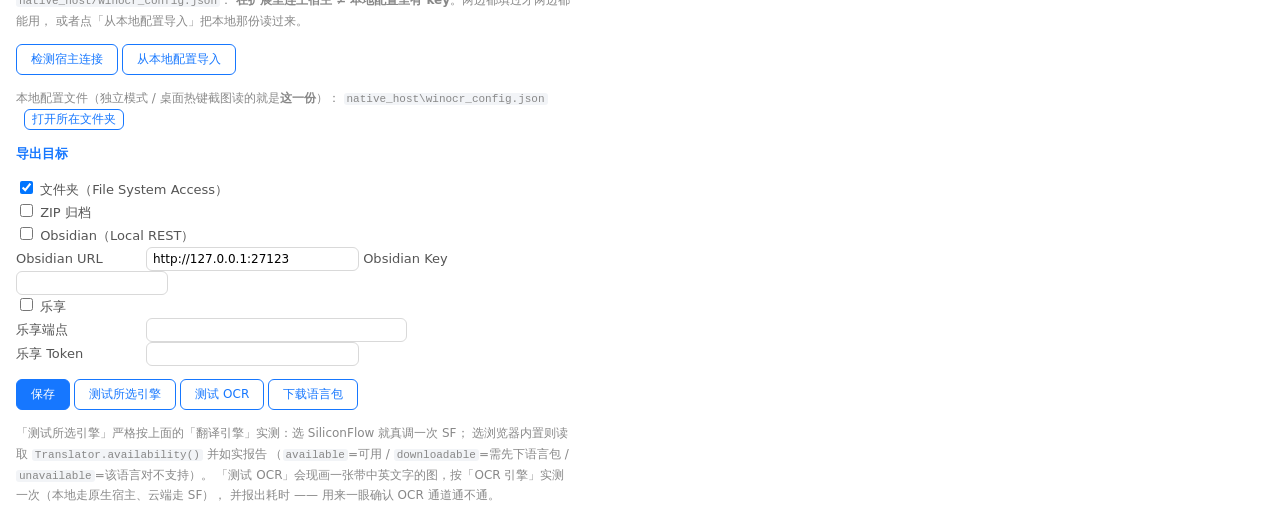
<file: extension-0.3fb/options.html>
<!doctype html>
<html lang="zh">
<head>
  <meta charset="utf-8" />
  <style>
    body { font: 13px/1.7 system-ui, "Segoe UI", sans-serif; max-width: 560px; margin: 16px; color: #222; }
    h2 { font-size: 15px; }
    h3 { font-size: 13px; color: #1677ff; }
    label { display: inline-block; min-width: 130px; color: #555; }
    input, select { font: 12px system-ui; padding: 4px 6px; border: 0.5px solid #d9d9d9; border-radius: 6px; }
    button { font: 12px system-ui; padding: 6px 14px; border: 0.5px solid #1677ff; border-radius: 6px; background: #1677ff; color: #fff; cursor: pointer; }
    button.ghost { background: #fff; color: #1677ff; }
    .hint { color: #888; font-size: 12px; margin: 4px 0 8px 130px; }
    #msg { color: #1677ff; margin-left: 10px; display: inline-block; max-width: 330px; vertical-align: middle; }
    #msg.err { color: #c0392b; }
    #nativeMsg { color: #1677ff; margin-left: 10px; display: inline-block; max-width: 330px; vertical-align: middle; }
    #nativeMsg.err { color: #c0392b; }
    code { font-family: Consolas, monospace; font-size: 11px; background: #f2f4f7; padding: 0 3px; border-radius: 3px; }
  </style>
</head>
<body>
  <h2>WinOCR-Html 设置</h2>

  <label>翻译引擎</label>
  <select id="engine">
    <option value="sf">SiliconFlow（自带 key · 质量好）</option>
    <option value="mymemory">MyMemory（免费 · 免 key · 国内可直连）</option>
    <option value="ollama">本地 Ollama（离线 · 隐私 · 零 key）</option>
    <option value="browser">浏览器内置（零 key · 离线，需 Edge/Chrome 138+）</option>
  </select>
  <div class="hint" style="margin-left:0">
    <b>SiliconFlow</b>：<code>Qwen/Qwen3-8B</code>，需填自己的 key；医疗/术语表现好（推荐）。<br>
    <b>MyMemory</b>：<b>免 key、国内可直连</b>，匿名约 5000 字符/天（填邮箱约 50000）；质量中等，零门槛兜底。<br>
    <b>本地 Ollama</b>：完全离线、数据不出本机、零 API 费用；需自行安装运行 <a href="https://ollama.com" target="_blank">Ollama</a> 并拉取模型（如 <code>ollama pull qwen2.5:7b</code>）。<br>
    <b>浏览器内置</b>：需内核 138+，但语言包在 Google CDN 上，国内基本拉不动。<br>
    <span style="color:#999">（Google 非官方接口国内超时不可达；有道老接口 <code>/translate</code> 已失效返回网页 —— 两者都不必考虑。）</span>
  </div>

  <label>Ollama 服务地址</label><input id="ollamaUrl" size="30" placeholder="http://localhost:11434" />
  <label>Ollama 模型</label>
  <div style="display:flex;gap:6px;align-items:center;margin-bottom:6px">
    <select id="ollamaModel"><option value="">（先点右侧检测）</option></select>
    <button id="ollamaDetect" type="button">检测本地模型</button>
  </div>
  <div class="hint" style="margin-left:0;margin-bottom:6px">需先启动 Ollama（<code>ollama serve</code> 或桌面端），再点「检测本地模型」拉取模型列表。</div>

  <label>MyMemory 邮箱</label><input id="mymemoryEmail" size="30" placeholder="可选：填了额度从 5000 → 50000" />
  <div class="hint" style="margin-left:0">仅 MyMemory 用：填一个邮箱（作为 <code>de=</code> 参数随请求发出），把每日免费额度从约 5000 提到约 50000 字符。</div>

  <label>SiliconFlow Key</label><input id="sfKey" type="password" size="38" /><br>
  <label>SF Base URL</label><input id="sfUrl" size="38" /><br>
  <label>SF 文本模型</label><select id="sfModel"></select><br>

  <label>OCR 引擎</label>
  <select id="ocrEngine">
    <option value="local">本地 PP-OCRv6（离线 · 零 key · ~1.5s）— 截图首选</option>
    <option value="sf">云端 SiliconFlow 视觉模型（慢，适合照片/手写/复杂版面）</option>
  </select><br>
  <label>本地 OCR 档位</label>
  <select id="localOcrTier">
    <option value="tiny">tiny（6.6MB，已随项目内置 · ~1.5s）</option>
    <option value="medium">medium（需另放 133MB 模型 · 更准更慢）</option>
  </select><br>
  <label>云端 OCR 模型</label><select id="sfOcrModel"></select><br>
  <div class="hint" style="margin-left:0">
    ⚠️ 云端模型 id 必须写<b>全称</b>（含 <code>PaddlePaddle/</code>、<code>deepseek-ai/</code> 前缀）；
    只写 <code>PaddleOCR-VL-1.5</code> 会被服务端拒绝：<code>20012 Model does not exist</code>。<br>
    <b>实测（2026-09-20，同一张截图）</b>：
    <table style="border-collapse:collapse;font-size:11.5px;margin-top:4px">
      <tr style="color:#555"><td style="padding:1px 8px 1px 0">方案</td><td style="padding:1px 8px 1px 0">耗时</td><td>结果</td></tr>
      <tr><td style="padding:1px 8px 1px 0"><b>本地 PP-OCRv6 tiny</b></td><td style="padding:1px 8px 1px 0"><b>1.2–2.2s</b></td><td>置信度 0.98，文字正确 ← <b>推荐</b></td></tr>
      <tr><td style="padding:1px 8px 1px 0">deepseek-ai/DeepSeek-OCR</td><td style="padding:1px 8px 1px 0">0.9s(热)/30s(冷)</td><td>不稳定，会整段退化成无关文字</td></tr>
      <tr><td style="padding:1px 8px 1px 0">PaddlePaddle/PaddleOCR-VL-1.5</td><td style="padding:1px 8px 1px 0">103–121s</td><td>文字对，但太慢 + 前导幻觉</td></tr>
      <tr><td style="padding:1px 8px 1px 0">Qwen/Qwen3-8B（翻译）</td><td style="padding:1px 8px 1px 0">2.5s</td><td>正确 ← 翻译推荐</td></tr>
      <tr><td style="padding:1px 8px 1px 0">DeepSeek-R1-0528-Qwen3-8B</td><td style="padding:1px 8px 1px 0">9.5–12.3s</td><td>正确，但思考占 400+ 字，慢 4 倍</td></tr>
    </table>
  </div>
  <label>源语言</label><input id="srcLang" size="6" />
  <label>目标语言</label><input id="tgtLang" size="6" /><br>

  <label>译文显示</label>
  <select id="displayMode">
    <option value="inline">原地替换原文（译文直接写回原位，点译文可切回原文）</option>
    <option value="bar">原位常驻翻译栏（可拖动，不自动消失）</option>
    <option value="bubble">临时气泡（点别处 / 滚动即消失）</option>
  </select>
  <div class="hint">「原地替换」：划词后点气泡里的「译」，<b>译文直接替换页面原文</b>，带淡蓝底 + 虚线下划线；
    点该段可在「译文 ↔ 原文」间切换，气泡里的「还原」可一次性恢复全部。切换后刷新页面生效。</div>

  <h3>截图翻译（Alt+Q 原生宿主）</h3>
  <label>截图翻译引擎</label>
  <select id="translateEngine">
    <option value="sf">SiliconFlow（需 sfKey · 医疗术语好 · 推荐）</option>
    <option value="mymemory">MyMemory（免费免 key · 国内可直连）</option>
    <option value="none">仅 OCR，不翻译</option>
  </select>
  <div class="hint" style="margin-left:0">
    只作用于 <b>Alt+Q 截图 OCR 之后</b>的翻译；网页划词翻译用页面顶部的「翻译引擎」下拉（两份开关互不影响）。
    各引擎复用上方同一组输入框（SF Key、MyMemory 邮箱）。<br>
    扩展联动（NM 模式）下点「保存」会即时同步给宿主并落盘到 <code>winocr_config.json</code>；
    独立模式（run_host.bat）直接读该文件，手改后重启宿主生效。
  </div>

  <h3>截图热键（原生宿主）</h3>
  <label>截图热键</label>
  <input id="hotkey" size="26" readonly placeholder="点这里，然后直接按组合键" />
  <button id="hotkeyClear" class="ghost">清空</button><span id="hotkeyMsg"></span><br>
  <label>退出热键</label>
  <input id="quitHotkey" size="26" readonly placeholder="点这里，然后直接按组合键" />
  <button id="quitHotkeyClear" class="ghost">清空</button><span id="quitHotkeyMsg"></span>
  <div class="hint" style="margin-left:0">
    <b>自由录入</b>：点上面的输入框 → <b>直接按下想要的组合键</b>即可（例如 <code>Ctrl+Alt+M</code>、<code>Alt+Shift+F9</code>）。
    支持 Ctrl / Alt / Shift / Win + 字母 / 数字 / F1–F24。录好后点「保存」，扩展会把热键同步给原生宿主并<b>即时重新注册</b>
    （宿主没运行则只存进配置，下次启动生效）。<br>
    <b>退出热键</b>（默认 <code>Ctrl+Alt+Q</code>）：一按就<b>关掉当前持有热键的宿主</b>；
    允许同时运行多个宿主（热键由最旧的实例持有），连按可<b>逐个关闭</b>直到全关；
    也可以双击 <code>stop_host.bat</code> 一次全部关掉。
    注意 <b>不能用裸 Esc</b> —— 全局注册裸 Esc 会劫持全系统的 Esc（对话框/游戏/浏览器全都失效），所以退出键必须带修饰键。<br>
    ⚠️ 默认 <code>Ctrl+Shift+M</code> 与 <b>WinOCR 3.4 的蒙版翻译</b>冲突，建议改成 <code>Ctrl+Alt+M</code>。<br>
    扩展自身的快捷键（Alt+Shift+W / Alt+Shift+Z）Chrome 不允许扩展修改，需到 <code>edge://extensions/shortcuts</code> 手动改。
  </div>

  <div class="hint" style="margin-left:0">「常驻翻译栏」在原文位置显示 原文 + 译文，可拖动、点 × 关闭。</div>

  <h3>外部截图（原生宿主 · 可选）</h3>
  <label><input type="checkbox" id="nativeHost" /> 连接原生宿主 com.winocr_host</label><br>
  <div class="hint" style="margin-left:0">仅当你要把「任意软件截图 OCR」的记录<b>回传到扩展历史</b>时才需要，
    且需先按 README 第二节运行 <code>install_host.bat</code> 注册宿主。<b>纯浏览器使用请保持关闭</b> ——
    开启但未注册时会持续报 <code>Specified native messaging host not found</code>。</div>
  <div class="hint" style="margin-left:0"><b>这里和本地文件是两份配置，互不同步。</b>
    桌面热键截图（独立模式）读的是 <code>native_host/winocr_config.json</code>：
    <b>在扩展里连上宿主 ≠ 本地配置里有 key</b>。两边都填过才两边都能用，
    或者点「从本地配置导入」把本地那份读过来。</div>
  <p><button id="nativeTest" class="ghost">检测宿主连接</button>
     <button id="nativeImport" class="ghost">从本地配置导入</button>
     <span id="nativeMsg"></span></p>
  <div class="hint" style="margin-left:0">本地配置文件（独立模式 / 桌面热键截图读的就是<b>这一份</b>）：
    <code id="cfgPath">native_host\winocr_config.json</code>
    <button id="nativeOpenCfg" class="ghost" style="margin-left:8px;padding:1px 7px;font-size:12px">打开所在文件夹</button>
  </div>

  <h3>导出目标</h3>
  <label><input type="checkbox" id="t_folder" /> 文件夹（File System Access）</label><br>
  <label><input type="checkbox" id="t_zip" /> ZIP 归档</label><br>
  <label><input type="checkbox" id="t_obsidian" /> Obsidian（Local REST）</label><br>
  <label>Obsidian URL</label><input id="obsidianUrl" size="28" />
  <label>Obsidian Key</label><input id="obsidianKey" type="password" size="18" /><br>
  <label><input type="checkbox" id="t_lexiang" /> 乐享</label><br>
  <label>乐享端点</label><input id="lexiangEndpoint" size="36" /><br>
  <label>乐享 Token</label><input id="lexiangToken" type="password" size="28" /><br>

  <p><button id="save">保存</button> <button id="test" class="ghost">测试所选引擎</button> <button id="testOcr" class="ghost">测试 OCR</button> <button id="dlModel" class="ghost">下载语言包</button><span id="msg"></span></p>
  <div class="hint" style="margin-left:0">「测试所选引擎」严格按上面的「翻译引擎」实测：选 SiliconFlow 就真调一次 SF；
    选浏览器内置则读取 <code>Translator.availability()</code> 并如实报告
    （<code>available</code>=可用 / <code>downloadable</code>=需先下语言包 / <code>unavailable</code>=该语言对不支持）。
    「测试 OCR」会现画一张带中英文字的图，按「OCR 引擎」实测一次（本地走原生宿主、云端走 SF），
    并报出耗时 —— 用来一眼确认 OCR 通道通不通。</div>

  <script src="js/common.js"></script>
  <script src="options.js"></script>
</body>
</html>
</file>
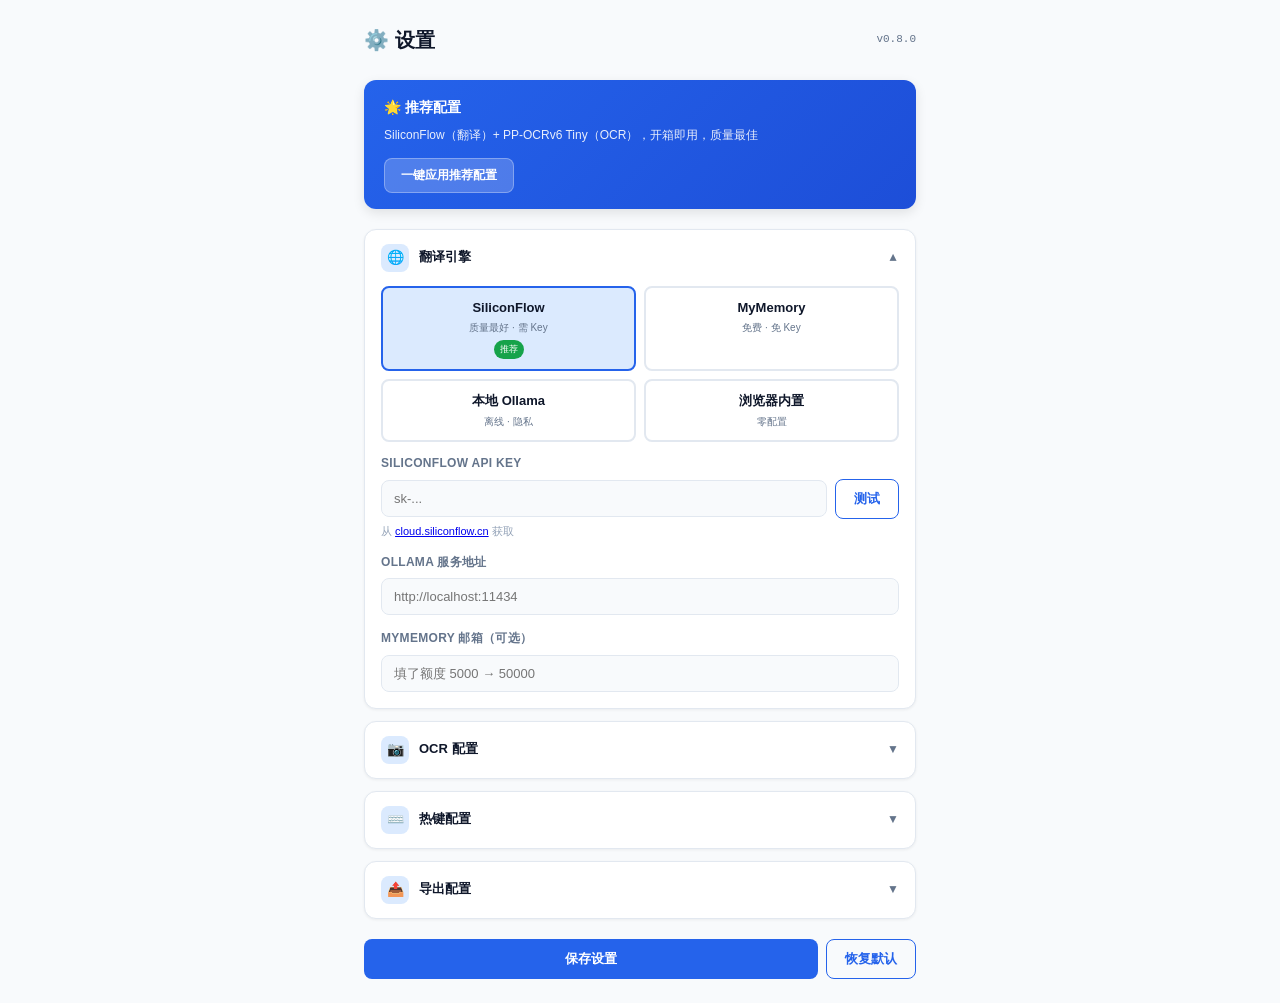
<file: extension-0.3fb/options_v2.html>
<!doctype html>
<html lang="zh">
<head>
<meta charset="utf-8" />
<title>WinOCR-Html v2 设置</title>
<style>
/* =========================================================================
   WinOCR-Html v2 设置页 · 第一性原理设计
   核心：渐进披露 + 卡片分组 + 默认智能推荐
   ========================================================================= */
:root{
  --bg:#f8fafc; --surface:#ffffff; --surface-2:#f1f5f9;
  --text:#0f172a; --muted:#64748b; --faint:#94a3b8;
  --border:#e2e8f0; --border-strong:#cbd5e1;
  --accent:#2563eb; --accent-ink:#1d4ed8; --accent-light:#dbeafe;
  --ok:#16a34a; --ok-light:#dcfce7;
  --err:#dc2626; --warn:#d97706; --warn-light:#fef3c7;
  --radius:12px; --radius-sm:8px;
  --shadow:0 1px 3px rgba(0,0,0,.06);
  --shadow-md:0 4px 12px rgba(0,0,0,.1);
  --font:-apple-system,BlinkMacSystemFont,"Segoe UI","PingFang SC","Microsoft YaHei",sans-serif;
  --font-mono:ui-monospace,"SF Mono",Consolas,monospace;
  --transition:200ms cubic-bezier(.16,1,.3,1);
}
@media (prefers-color-scheme: dark){
  :root{
    --bg:#0f172a; --surface:#1e293b; --surface-2:#334155;
    --text:#f1f5f9; --muted:#94a3b8; --faint:#64748b;
    --border:#334155; --border-strong:#475569;
    --accent:#3b82f6; --accent-ink:#60a5fa; --accent-light:#1e3a8a;
    --ok:#22c55e; --ok-light:#14532d;
    --err:#ef4444; --warn:#f59e0b; --warn-light:#451a03;
  }
}
*{box-sizing:border-box;margin:0;padding:0}
html{height:100%}
body{
  font-family:var(--font);
  font-size:14px;
  line-height:1.6;
  color:var(--text);
  background:var(--bg);
  -webkit-font-smoothing:antialiased;
  padding:24px;
  max-width:600px;
  margin:0 auto;
}

/* ---- Header ---- */
.header{
  display:flex;
  align-items:center;
  justify-content:space-between;
  margin-bottom:24px;
}
.header h1{
  font-size:20px;
  font-weight:700;
  display:flex;
  align-items:center;
  gap:8px;
}
.header .version{
  font-size:11px;
  color:var(--muted);
  font-family:var(--font-mono);
}

/* ---- 推荐配置卡片 ---- */
.recommend-card{
  background:linear-gradient(135deg,var(--accent) 0%,var(--accent-ink) 100%);
  color:#fff;
  border-radius:var(--radius);
  padding:16px 20px;
  margin-bottom:20px;
  box-shadow:var(--shadow-md);
}
.recommend-card h3{
  font-size:14px;
  font-weight:600;
  margin-bottom:8px;
  display:flex;
  align-items:center;
  gap:8px;
}
.recommend-card p{
  font-size:12px;
  opacity:.9;
  margin-bottom:12px;
}
.recommend-card .btn-apply{
  background:rgba(255,255,255,.2);
  border:1px solid rgba(255,255,255,.3);
  color:#fff;
  padding:8px 16px;
  border-radius:var(--radius-sm);
  font-size:12px;
  font-weight:600;
  cursor:pointer;
  transition:all var(--transition);
}
.recommend-card .btn-apply:hover{background:rgba(255,255,255,.3)}

/* ---- 折叠面板 ---- */
.card{
  background:var(--surface);
  border:1px solid var(--border);
  border-radius:var(--radius);
  margin-bottom:12px;
  overflow:hidden;
  box-shadow:var(--shadow);
}
.card-header{
  display:flex;
  align-items:center;
  justify-content:space-between;
  padding:14px 16px;
  cursor:pointer;
  transition:background var(--transition);
  user-select:none;
}
.card-header:hover{background:var(--surface-2)}
.card-header .title{
  display:flex;
  align-items:center;
  gap:10px;
  font-weight:600;
  font-size:13px;
}
.card-header .icon{
  width:28px;
  height:28px;
  background:var(--accent-light);
  color:var(--accent);
  border-radius:var(--radius-sm);
  display:flex;
  align-items:center;
  justify-content:center;
  font-size:14px;
}
.card-header .arrow{
  color:var(--muted);
  transition:transform var(--transition);
  font-size:12px;
}
.card.open .arrow{transform:rotate(180deg)}

.card-body{
  max-height:0;
  overflow:hidden;
  transition:max-height var(--transition);
}
.card.open .card-body{
  max-height:800px;
}
.card-content{
  padding:0 16px 16px;
}

/* ---- 表单元素 ---- */
.field{
  margin-bottom:14px;
}
.field:last-child{margin-bottom:0}
.field label{
  display:block;
  font-size:12px;
  font-weight:600;
  color:var(--muted);
  margin-bottom:6px;
  text-transform:uppercase;
  letter-spacing:.3px;
}
.field .hint{
  font-size:11px;
  color:var(--faint);
  margin-top:4px;
  line-height:1.5;
}
.input-row{
  display:flex;
  gap:8px;
  align-items:center;
}
.input-row .grow{flex:1}

input[type="text"],input[type="password"],input[type="number"],input[type="email"],select{
  width:100%;
  padding:10px 12px;
  border:1px solid var(--border);
  border-radius:var(--radius-sm);
  background:var(--bg);
  color:var(--text);
  font-size:13px;
  font-family:var(--font);
  transition:border-color var(--transition), box-shadow var(--transition);
}
input:hover,select:hover{border-color:var(--border-strong)}
input:focus,select:focus{
  outline:none;
  border-color:var(--accent);
  box-shadow:0 0 0 3px var(--accent-light);
}

/* ---- 引擎选择卡片 ---- */
.engine-grid{
  display:grid;
  grid-template-columns:repeat(2,1fr);
  gap:8px;
}
.engine-card{
  padding:10px 12px;
  border:2px solid var(--border);
  border-radius:var(--radius-sm);
  cursor:pointer;
  transition:all var(--transition);
  text-align:center;
}
.engine-card:hover{border-color:var(--accent)}
.engine-card.active{
  border-color:var(--accent);
  background:var(--accent-light);
}
.engine-card .name{font-size:13px;font-weight:600;margin-bottom:2px}
.engine-card .desc{font-size:10px;color:var(--muted)}
.engine-card .badge{
  font-size:9px;
  padding:2px 6px;
  border-radius:10px;
  background:var(--ok);
  color:#fff;
  margin-top:4px;
  display:inline-block;
}

/* ---- 切换开关 ---- */
.toggle-row{
  display:flex;
  align-items:center;
  justify-content:space-between;
  padding:10px 0;
  border-bottom:1px solid var(--border);
}
.toggle-row:last-child{border:none}
.toggle-row label{font-size:13px}
.toggle{
  width:44px;
  height:24px;
  background:var(--border-strong);
  border-radius:12px;
  position:relative;
  cursor:pointer;
  transition:background var(--transition);
}
.toggle.on{background:var(--accent)}
.toggle::after{
  content:"";
  position:absolute;
  width:20px;
  height:20px;
  background:#fff;
  border-radius:50%;
  top:2px;
  left:2px;
  transition:transform var(--transition);
  box-shadow:0 1px 3px rgba(0,0,0,.2);
}
.toggle.on::after{transform:translateX(20px)}

/* ---- 按钮 ---- */
.btn{
  padding:10px 18px;
  border:none;
  border-radius:var(--radius-sm);
  font-size:13px;
  font-weight:600;
  cursor:pointer;
  transition:all var(--transition);
}
.btn-primary{
  background:var(--accent);
  color:#fff;
}
.btn-primary:hover{background:var(--accent-ink)}
.btn-ghost{
  background:transparent;
  color:var(--accent);
  border:1px solid var(--accent);
}
.btn-ghost:hover{background:var(--accent-light)}

/* ---- Toast ---- */
.toast{
  position:fixed;
  bottom:24px;
  right:24px;
  padding:12px 20px;
  background:var(--text);
  color:var(--surface);
  font-size:13px;
  border-radius:var(--radius-sm);
  box-shadow:var(--shadow-md);
  opacity:0;
  transform:translateY(10px);
  transition:all var(--transition);
  z-index:100;
}
.toast.show{opacity:1;transform:none}
.toast.success{background:var(--ok)}
.toast.error{background:var(--err)}

/* ---- 滚动条 ---- */
::-webkit-scrollbar{width:6px}
::-webkit-scrollbar-thumb{background:var(--border-strong);border-radius:3px}
</style>
</head>
<body>
<header class="header">
  <h1>⚙️ 设置</h1>
  <span class="version">v0.8.0</span>
</header>

<!-- 推荐配置卡片 -->
<div class="recommend-card">
  <h3>🌟 推荐配置</h3>
  <p>SiliconFlow（翻译）+ PP-OCRv6 Tiny（OCR），开箱即用，质量最佳</p>
  <button class="btn-apply" id="applyRecommended">一键应用推荐配置</button>
</div>

<!-- 折叠面板：引擎配置 -->
<div class="card open">
  <div class="card-header">
    <span class="title"><span class="icon">🌐</span> 翻译引擎</span>
    <span class="arrow">▼</span>
  </div>
  <div class="card-body">
    <div class="card-content">
      <div class="engine-grid">
        <div class="engine-card active" data-engine="sf">
          <div class="name">SiliconFlow</div>
          <div class="desc">质量最好 · 需 Key</div>
          <span class="badge">推荐</span>
        </div>
        <div class="engine-card" data-engine="mymemory">
          <div class="name">MyMemory</div>
          <div class="desc">免费 · 免 Key</div>
        </div>
        <div class="engine-card" data-engine="ollama">
          <div class="name">本地 Ollama</div>
          <div class="desc">离线 · 隐私</div>
        </div>
        <div class="engine-card" data-engine="browser">
          <div class="name">浏览器内置</div>
          <div class="desc">零配置</div>
        </div>
      </div>
      <div class="field" style="margin-top:12px">
        <label>SiliconFlow API Key</label>
        <div class="input-row">
          <input type="password" class="grow" id="sfKey" placeholder="sk-..." />
          <button class="btn btn-ghost" id="testSf">测试</button>
        </div>
        <div class="hint">从 <a href="https://cloud.siliconflow.cn" target="_blank">cloud.siliconflow.cn</a> 获取</div>
      </div>
      <div class="field">
        <label>Ollama 服务地址</label>
        <input type="text" id="ollamaUrl" placeholder="http://localhost:11434" />
      </div>
      <div class="field">
        <label>MyMemory 邮箱（可选）</label>
        <input type="email" id="mymemoryEmail" placeholder="填了额度 5000 → 50000" />
      </div>
    </div>
  </div>
</div>

<!-- 折叠面板：OCR 配置 -->
<div class="card">
  <div class="card-header">
    <span class="title"><span class="icon">📷</span> OCR 配置</span>
    <span class="arrow">▼</span>
  </div>
  <div class="card-body">
    <div class="card-content">
      <div class="field">
        <label>OCR 引擎</label>
        <select id="ocrEngine">
          <option value="local">本地 PP-OCRv6（推荐 · ~1.5s）</option>
          <option value="sf">云端 SiliconFlow（适合复杂版面）</option>
        </select>
      </div>
      <div class="field">
        <label>本地 OCR 档位</label>
        <select id="localOcrTier">
          <option value="tiny">Tiny（6.6MB · 速度快）</option>
          <option value="medium">Medium（133MB · 更准）</option>
        </select>
      </div>
    </div>
  </div>
</div>

<!-- 折叠面板：热键配置 -->
<div class="card">
  <div class="card-header">
    <span class="title"><span class="icon">⌨️</span> 热键配置</span>
    <span class="arrow">▼</span>
  </div>
  <div class="card-body">
    <div class="card-content">
      <div class="field">
        <label>截图热键</label>
        <div class="input-row">
          <input type="text" class="grow" id="hotkey" readonly placeholder="点击输入组合键..." />
          <button class="btn btn-ghost" id="clearHotkey">清空</button>
        </div>
        <div class="hint">点击输入框，然后按下组合键</div>
      </div>
      <div class="field">
        <label>退出热键</label>
        <div class="input-row">
          <input type="text" class="grow" id="quitHotkey" readonly placeholder="点击输入组合键..." />
          <button class="btn btn-ghost" id="clearQuit">清空</button>
        </div>
      </div>
    </div>
  </div>
</div>

<!-- 折叠面板：导出配置 -->
<div class="card">
  <div class="card-header">
    <span class="title"><span class="icon">📤</span> 导出配置</span>
    <span class="arrow">▼</span>
  </div>
  <div class="card-body">
    <div class="card-content">
      <div class="toggle-row">
        <label>文件夹导出</label>
        <div class="toggle" id="toggleFolder"></div>
      </div>
      <div class="toggle-row">
        <label>ZIP 归档</label>
        <div class="toggle" id="toggleZip"></div>
      </div>
      <div class="toggle-row">
        <label>Obsidian</label>
        <div class="toggle" id="toggleObsidian"></div>
      </div>
      <div class="toggle-row">
        <label>乐享笔记</label>
        <div class="toggle" id="toggleLexiang"></div>
      </div>
    </div>
  </div>
</div>

<!-- 底部按钮 -->
<div style="display:flex;gap:8px;margin-top:20px">
  <button class="btn btn-primary" style="flex:1" id="save">保存设置</button>
  <button class="btn btn-ghost" id="reset">恢复默认</button>
</div>

<!-- Toast -->
<div class="toast" id="toast"></div>

<script>
// 折叠面板
document.querySelectorAll('.card-header').forEach(hd => {
  hd.addEventListener('click', () => {
    hd.parentElement.classList.toggle('open');
  });
});

// 引擎选择
document.querySelectorAll('.engine-card').forEach(card => {
  card.addEventListener('click', () => {
    document.querySelectorAll('.engine-card').forEach(c => c.classList.remove('active'));
    card.classList.add('active');
  });
});

// 切换开关
document.querySelectorAll('.toggle').forEach(tg => {
  tg.addEventListener('click', () => tg.classList.toggle('on'));
});

// Toast
function showToast(msg, type) {
  const toast = document.getElementById('toast');
  toast.textContent = msg;
  toast.className = 'toast show ' + (type || '');
  setTimeout(() => toast.className = 'toast', 2500);
}

// 保存
document.getElementById('save').addEventListener('click', () => {
  showToast('设置已保存', 'success');
});

// 推荐配置
document.getElementById('applyRecommended').addEventListener('click', () => {
  showToast('已应用推荐配置', 'success');
});
</script>
</body>
</html>
</file>
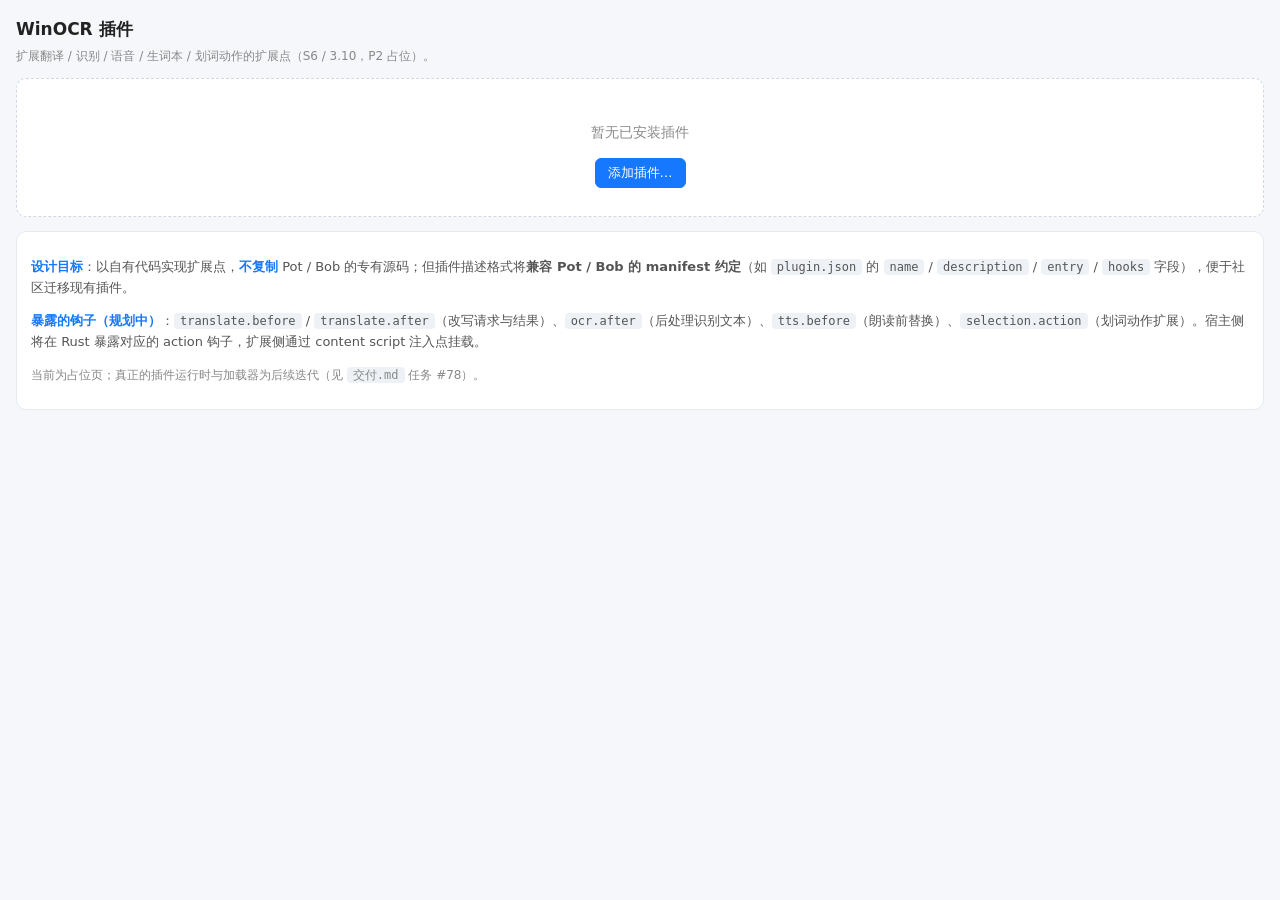
<file: extension-0.3fb/plugins.html>
<!DOCTYPE html>
<html lang="zh-CN">
<head>
  <meta charset="UTF-8" />
  <meta name="viewport" content="width=device-width, initial-scale=1.0" />
  <title>WinOCR 插件</title>
  <style>
    body { font: 14px/1.6 system-ui, "Microsoft YaHei", sans-serif; margin: 0; padding: 16px; color: #222; background: #f5f7fa; }
    h2 { margin: 0 0 4px; font-size: 17px; }
    .sub { color: #888; font-size: 12px; margin-bottom: 12px; }
    .empty { border: 1px dashed #cfd8e3; border-radius: 10px; padding: 28px; text-align: center; color: #8a8a8a; background: #fff; }
    .note { background: #fff; border: 1px solid #e6ebf2; border-radius: 10px; padding: 12px 14px; margin-top: 14px; font-size: 13px; color: #555; }
    .note b { color: #1677ff; }
    code { background: #eef2f7; padding: 1px 6px; border-radius: 4px; font-size: 12px; }
    button { font: 13px system-ui; padding: 5px 12px; border-radius: 6px; border: 1px solid #d9d9d9; background: #fff; cursor: pointer; }
    button.primary { background: #1677ff; color: #fff; border-color: #1677ff; }
  </style>
</head>
<body>
  <h2>WinOCR 插件</h2>
  <div class="sub">扩展翻译 / 识别 / 语音 / 生词本 / 划词动作的扩展点（S6 / 3.10，P2 占位）。</div>

  <div class="empty">
    <p>暂无已安装插件</p>
    <button class="primary" id="add" disabled title="插件加载器待建">添加插件…</button>
  </div>

  <div class="note">
    <p><b>设计目标</b>：以自有代码实现扩展点，<b>不复制</b> Pot / Bob 的专有源码；但插件描述格式将<strong>兼容 Pot / Bob 的 manifest 约定</strong>（如 <code>plugin.json</code> 的 <code>name</code> / <code>description</code> / <code>entry</code> / <code>hooks</code> 字段），便于社区迁移现有插件。</p>
    <p><b>暴露的钩子（规划中）</b>：<code>translate.before</code> / <code>translate.after</code>（改写请求与结果）、<code>ocr.after</code>（后处理识别文本）、<code>tts.before</code>（朗读前替换）、<code>selection.action</code>（划词动作扩展）。宿主侧将在 Rust 暴露对应的 action 钩子，扩展侧通过 content script 注入点挂载。</p>
    <p class="sub">当前为占位页；真正的插件运行时与加载器为后续迭代（见 <code>交付.md</code> 任务 #78）。</p>
  </div>

  <script src="js/common.js"></script>
  <script src="js/plugins.js"></script>
</body>
</html>
</file>
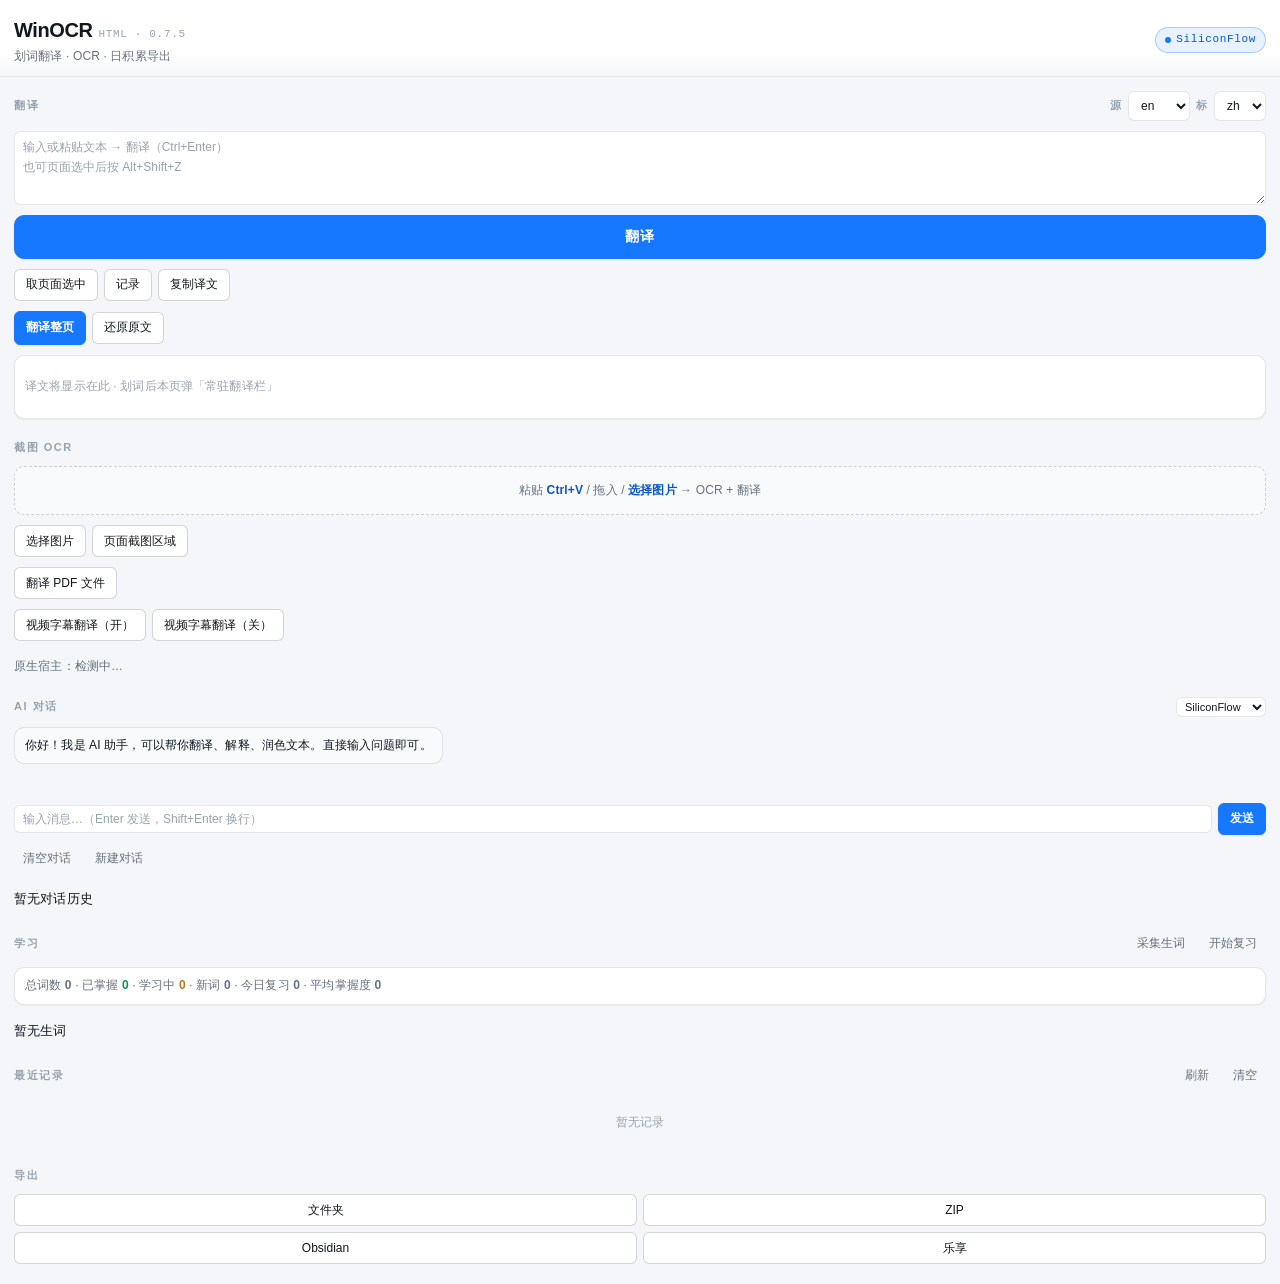
<file: extension-0.3fb/sidepanel.html>
<!doctype html>
<html lang="zh">
<head>
<meta charset="utf-8" />
<title>WinOCR-Html</title>
<style>
/* =========================================================================
   WinOCR-Html 面板 · 定调：工业实用（Industrial / utilitarian）
   受众：边读边译边积累的个人使用者；语境：360px 宽浏览器弹窗 / 常驻侧栏
   决策：暖白主表面 + 单一强调色 #1677ff（延续项目既有品牌色，非默认蓝）
        中文优先字体栈（不引外链字体：国内不可达 + 扩展需离线自足）
        数据/标签用等宽 + tabular-nums；发丝边框 + 三级阴影 + 自绘细滚动条
   记忆点：自绘滚动条 + 分节错峰入场 + 悬停左侧强调条
   ========================================================================= */
/* ---- tokens ---- */
:root{
  --bg:#f4f6f9; --surface:#ffffff; --surface-2:#f8fafc; --surface-3:#eef2f7;
  --text:#12181f; --muted:#66717e; --faint:#98a3b0;
  --border:rgba(18,24,31,.10); --border-strong:rgba(18,24,31,.18);
  --accent:#1677ff; --accent-ink:#0b57c7; --accent-soft:rgba(22,119,255,.10); --accent-line:rgba(22,119,255,.30);
  --ok:#0f8f52; --err:#c0392b; --warn:#b7791f;
  --fs-1:11px; --fs-2:12px; --fs-3:13px; --fs-4:15px; --fs-5:20px;
  --sp-1:4px; --sp-2:6px; --sp-3:10px; --sp-4:14px; --sp-5:20px;
  --r-1:6px; --r-2:10px; --r-3:14px;
  --sh-1:0 1px 2px rgba(18,24,31,.06);
  --sh-2:0 6px 18px rgba(18,24,31,.10);
  --sh-3:0 24px 60px rgba(18,24,31,.16);
  --ease:cubic-bezier(.16,1,.3,1); --dur-1:160ms; --dur-2:320ms;
  --sans:"PingFang SC","Microsoft YaHei UI","Microsoft YaHei","Hiragino Sans GB","Segoe UI",sans-serif;
  --mono:ui-monospace,"Cascadia Mono",Consolas,"SFMono-Regular",Menlo,monospace;
}
@media (prefers-color-scheme: dark){
  :root{
    --bg:#0f1216; --surface:#171b21; --surface-2:#1d222a; --surface-3:#232a33;
    --text:#e8edf3; --muted:#9aa6b4; --faint:#6d7886;
    --border:rgba(232,237,243,.10); --border-strong:rgba(232,237,243,.22);
    --accent:#4c9aff; --accent-ink:#9cc6ff; --accent-soft:rgba(76,154,255,.16); --accent-line:rgba(76,154,255,.38);
    --ok:#3ecf8e; --err:#ff6b5e; --warn:#e0b050;
    --sh-1:0 1px 2px rgba(0,0,0,.45);
    --sh-2:0 8px 24px rgba(0,0,0,.55);
    --sh-3:0 24px 60px rgba(0,0,0,.65);
  }
}
/* ---- base ---- */
*{box-sizing:border-box}
html,body{margin:0}
body{
  min-width:340px; background:var(--bg); color:var(--text);
  font:var(--fs-3)/1.6 var(--sans);
  letter-spacing:.01em;
  -webkit-font-smoothing:antialiased;
}
/* 自绘滚动条（面板内所有可滚动区域） */
*{scrollbar-width:thin; scrollbar-color:var(--border-strong) transparent}
::-webkit-scrollbar{width:10px;height:10px}
::-webkit-scrollbar-track{background:transparent}
::-webkit-scrollbar-thumb{
  background:var(--border-strong); border-radius:100px;
  border:3px solid transparent; background-clip:content-box;
}
::-webkit-scrollbar-thumb:hover{background:var(--muted); background-clip:content-box; border:3px solid transparent}
::-webkit-scrollbar-corner{background:transparent}

h1,h2{margin:0; font-weight:650}
h2{
  font-size:var(--fs-1); font-weight:700; color:var(--faint);
  letter-spacing:.14em; text-transform:uppercase;
}
code,.mono{font-family:var(--mono); font-variant-numeric:tabular-nums}

/* ---- header ---- */
.hd{
  position:sticky; top:0; z-index:5;
  display:flex; align-items:center; justify-content:space-between; gap:var(--sp-3);
  padding:var(--sp-4) var(--sp-4) var(--sp-3);
  background:linear-gradient(180deg,var(--surface) 0%,var(--surface) 72%,rgba(255,255,255,0) 100%);
  border-bottom:1px solid var(--border);
}
@media (prefers-color-scheme: dark){
  .hd{background:linear-gradient(180deg,var(--surface) 0%,var(--surface) 72%,rgba(23,27,33,0) 100%)}
}
.hd .title{display:flex; align-items:baseline; gap:var(--sp-2)}
.hd h1{font-size:var(--fs-5); letter-spacing:-.02em}
.hd .tag{
  font-family:var(--mono); font-size:var(--fs-1); color:var(--faint);
  letter-spacing:.06em;
}
.hd .sub{font-size:var(--fs-2); color:var(--muted); margin-top:1px}
.badge{
  display:inline-flex; align-items:center; gap:5px; flex:0 0 auto;
  font-family:var(--mono); font-size:var(--fs-1); letter-spacing:.06em;
  color:var(--accent-ink); background:var(--accent-soft);
  border:1px solid var(--accent-line);
  border-radius:100px; padding:3px 9px;
}
.badge::before{content:""; width:6px; height:6px; border-radius:50%; background:var(--accent)}

main{padding:var(--sp-4) var(--sp-4) var(--sp-5); display:flex; flex-direction:column; gap:var(--sp-5)}
section{display:flex; flex-direction:column; gap:var(--sp-3)}

/* 分节错峰入场（一次编排，3–6 组，间隔 80ms） */
.rv{opacity:0; transform:translateY(14px)}
.rv.in{opacity:1; transform:none; transition:opacity var(--dur-2) var(--ease), transform var(--dur-2) var(--ease)}
.rv:nth-child(1){transition-delay:0ms}
.rv:nth-child(2){transition-delay:80ms}
.rv:nth-child(3){transition-delay:160ms}
.rv:nth-child(4){transition-delay:240ms}
.rv:nth-child(5){transition-delay:320ms}
@media (prefers-reduced-motion: reduce){
  .rv{opacity:1; transform:none}
  .rv.in{transition:none}
  *{animation:none !important; transition:none !important}
}

/* ---- 表单控件 ---- */
.row{display:flex; gap:var(--sp-2); align-items:center; flex-wrap:wrap}
.row.sb{justify-content:space-between}
label.f{font-size:var(--fs-1); color:var(--faint); letter-spacing:.08em; text-transform:uppercase; font-weight:700}
select,input,textarea,button{font-family:var(--sans); font-size:var(--fs-2); color:var(--text)}
select,input,textarea{
  background:var(--surface); border:1px solid var(--border); border-radius:var(--r-1);
  padding:6px 8px; transition:border-color var(--dur-1) ease-out, box-shadow var(--dur-1) ease-out;
}
select:hover,input:hover,textarea:hover{border-color:var(--border-strong)}
select:focus-visible,input:focus-visible,textarea:focus-visible{
  outline:2px solid var(--accent); outline-offset:2px; border-color:var(--accent);
}
textarea{width:100%; resize:vertical; line-height:1.65; min-height:66px}
textarea::placeholder,input::placeholder{color:var(--faint)}

button{
  cursor:pointer; border:1px solid var(--border-strong); background:var(--surface);
  color:var(--text); border-radius:var(--r-1); padding:6px 11px; min-height:32px;
  transition:background var(--dur-1) ease-out, border-color var(--dur-1) ease-out,
             color var(--dur-1) ease-out, transform var(--dur-1) ease-out;
}
button:hover{border-color:var(--accent); color:var(--accent-ink); background:var(--accent-soft)}
button:active{transform:translateY(1px)}
button:focus-visible{outline:2px solid var(--accent); outline-offset:2px}
button:disabled{opacity:.5; cursor:not-allowed}
button.primary{
  background:var(--accent); border-color:var(--accent); color:#fff; font-weight:650; min-height:34px;
  box-shadow:var(--sh-1);
}
button.primary:hover{background:var(--accent-ink); border-color:var(--accent-ink); color:#fff}
/* 主操作：翻译按钮放大（整行全宽 + 44px 点击区） */
#doTranslate{width:100%; min-height:44px; font-size:14px; font-weight:700; letter-spacing:.04em; border-radius:var(--r-2)}
button.quiet{background:transparent; border-color:transparent; color:var(--muted); min-height:28px; padding:4px 8px}
button.quiet:hover{background:var(--surface-3); color:var(--accent-ink); border-color:transparent}

/* ---- 卡片 ---- */
.card{
  background:var(--surface); border:1px solid var(--border); border-radius:var(--r-2);
  padding:var(--sp-3) var(--sp-3); box-shadow:var(--sh-1);
}
.card .lab{font-size:var(--fs-1); color:var(--faint); letter-spacing:.08em; text-transform:uppercase; font-weight:700; margin-bottom:4px}
.card .o{color:var(--muted); white-space:pre-wrap; word-break:break-word}
.card .t{color:var(--text); white-space:pre-wrap; word-break:break-word; font-size:var(--fs-3); line-height:1.75}
.card .t:not(:empty){margin-top:8px; padding-top:8px; border-top:1px dashed var(--border)}
.card .err{color:var(--err); white-space:pre-wrap; word-break:break-word}
#result{max-height:38vh; overflow:auto; min-height:64px; display:flex; flex-direction:column; justify-content:center}
#result.is-empty .ph{color:var(--faint); font-size:var(--fs-2)}

/* ---- 截图 OCR 投放区 ---- */
.drop{
  border:1px dashed var(--border-strong); border-radius:var(--r-2); padding:var(--sp-4);
  text-align:center; color:var(--muted); font-size:var(--fs-2);
  background:var(--surface-2); transition:border-color var(--dur-1) ease-out, background var(--dur-1) ease-out, color var(--dur-1) ease-out;
}
.drop b{color:var(--accent-ink); font-weight:650}
.drop.over{border-color:var(--accent); background:var(--accent-soft); color:var(--accent-ink)}

/* ---- 历史 ---- */
#hist{display:flex; flex-direction:column; gap:2px; max-height:32vh; overflow:auto; margin:0 -4px}
#hist .item{
  position:relative; padding:7px 9px 7px 12px; border-radius:var(--r-1);
  border:1px solid transparent; transition:background var(--dur-1) ease-out, border-color var(--dur-1) ease-out;
}
#hist .item::before{
  content:""; position:absolute; left:3px; top:8px; bottom:8px; width:2px; border-radius:2px;
  background:transparent; transition:background var(--dur-1) ease-out;
}
#hist .item:hover{background:var(--surface-2); border-color:var(--border)}
#hist .item:hover::before{background:var(--accent)}
#hist .meta{
  font-family:var(--mono); font-variant-numeric:tabular-nums; font-size:var(--fs-1);
  color:var(--faint); letter-spacing:.04em; display:flex; gap:6px; align-items:center;
}
#hist .kind{border:1px solid var(--border-strong); border-radius:4px; padding:0 4px; font-size:10px; color:var(--muted)}
#hist .o{color:var(--muted); font-size:var(--fs-2); margin-top:2px;
  display:-webkit-box; -webkit-line-clamp:2; -webkit-box-orient:vertical; overflow:hidden}
#hist .t{color:var(--text); font-size:var(--fs-2); margin-top:2px;
  display:-webkit-box; -webkit-line-clamp:2; -webkit-box-orient:vertical; overflow:hidden}
#hist .empty{color:var(--faint); font-size:var(--fs-2); text-align:center; padding:var(--sp-4) 0}

/* ---- 导出 ---- */
.grid2{display:grid; grid-template-columns:1fr 1fr; gap:var(--sp-2)}
.grid2 button{justify-content:center}

/* ---- toast（固定定位，不参与布局流） ---- */
#msg{
  position:fixed; left:var(--sp-4); right:var(--sp-4); bottom:var(--sp-3); z-index:20;
  padding:8px 11px; border-radius:var(--r-2); background:var(--surface);
  border:1px solid var(--border-strong); border-left:3px solid var(--accent);
  box-shadow:var(--sh-2); font-size:var(--fs-2); color:var(--accent-ink);
  opacity:0; transform:translateY(8px); pointer-events:none;
  transition:opacity var(--dur-1) ease-out, transform var(--dur-1) ease-out;
}
#msg.show{opacity:1; transform:none}
#msg.err{color:var(--err); border-left-color:var(--err)}

/* ---- 原生宿主 / 本地配置提示 ---- */
#hostLine{font-size:var(--fs-2); color:var(--muted); margin-top:var(--sp-2); line-height:1.6; word-break:break-all}
#hostLine.warn{color:var(--warn)}
#hostLine code{
  font-family:var(--mono); font-size:10.5px; color:var(--text);
  background:var(--surface-2); border:1px solid var(--border); border-radius:4px; padding:1px 4px;
}
#hostLine.ok code{color:var(--accent-ink); border-color:var(--accent-line); background:var(--accent-soft)}
</style>
</head>
<body>
<header class="hd">
  <div>
    <div class="title"><h1>WinOCR</h1><span class="tag">HTML · 0.7.5</span></div>
    <div class="sub">划词翻译 · OCR · 日积累导出</div>
  </div>
  <span class="badge" id="engineBadge">加载中</span>
</header>

<main>
  <!-- 翻译 -->
  <section class="rv">
    <div class="row sb">
      <h2>翻译</h2>
      <div class="row">
        <label class="f" for="src">源</label>
        <select id="src"><option>en</option><option>zh</option><option>ja</option><option>auto</option></select>
        <label class="f" for="tgt">标</label>
        <select id="tgt"><option>zh</option><option>en</option><option>ja</option></select>
      </div>
    </div>
    <textarea id="input" rows="3" placeholder="输入或粘贴文本 → 翻译（Ctrl+Enter）&#10;也可页面选中后按 Alt+Shift+Z"></textarea>
    <button id="doTranslate" class="primary">翻译</button>
    <div class="row">
      <button id="fromSel">取页面选中</button>
      <button id="saveRec">记录</button>
      <button id="copyOut">复制译文</button>
    </div>
    <div class="row">
      <button id="fpTranslate" class="primary">翻译整页</button>
      <button id="fpRestore">还原原文</button>
    </div>
    <div id="result" class="card is-empty"><span class="ph">译文将显示在此 · 划词后本页弹「常驻翻译栏」</span></div>
  </section>

  <!-- 截图 OCR -->
  <section class="rv">
    <h2>截图 OCR</h2>
    <div class="drop" id="drop">粘贴 <b>Ctrl+V</b> / 拖入 / <b>选择图片</b> → OCR + 翻译</div>
    <input type="file" id="file" accept="image/*" hidden />
    <input type="file" id="pdfFile" accept="application/pdf,.pdf" hidden />
    <div class="row">
      <button id="pick">选择图片</button>
      <button id="captureTab">页面截图区域</button>
    </div>
    <div class="row">
      <button id="pickPdf">翻译 PDF 文件</button>
    </div>
    <div class="row">
      <button id="subOn">视频字幕翻译（开）</button>
      <button id="subOff">视频字幕翻译（关）</button>
    </div>
    <div id="hostLine">原生宿主：检测中…</div>
  </section>

  <!-- AI 对话 -->
  <section class="rv">
    <div class="row sb">
      <h2>AI 对话</h2>
      <div class="row">
        <select id="chatEngine" style="font-size:11px;padding:2px 4px">
          <option value="sf">SiliconFlow</option>
          <option value="ollama">本地 Ollama</option>
        </select>
      </div>
    </div>
    <div id="chatMsgs" style="max-height:30vh;overflow:auto;display:flex;flex-direction:column;gap:8px;min-height:60px">
      <div class="chat-msg ai" style="align-self:flex-start;max-width:85%;background:var(--surface-2);border:1px solid var(--border);border-radius:10px;padding:8px 10px;font-size:12px">
        你好！我是 AI 助手，可以帮你翻译、解释、润色文本。直接输入问题即可。
      </div>
    </div>
    <div class="row" style="margin-top:6px">
      <input id="chatInput" style="flex:1" placeholder="输入消息…（Enter 发送，Shift+Enter 换行）" />
      <button id="chatSend" class="primary" style="min-height:32px">发送</button>
    </div>
    <div class="row">
      <button id="chatClear" class="quiet">清空对话</button>
      <button id="chatNew" class="quiet">新建对话</button>
    </div>
    <div id="chatList" style="max-height:15vh;overflow:auto;margin-top:6px"></div>
  </section>

  <!-- 学习 -->
  <section class="rv">
    <div class="row sb">
      <h2>学习</h2>
      <div class="row">
        <button id="studyAuto" class="quiet">采集生词</button>
        <button id="studyReview" class="quiet">开始复习</button>
      </div>
    </div>
    <div id="studyStats" class="card" style="padding:8px 10px;font-size:12px;color:var(--muted)">
      加载中…
    </div>
    <div id="reviewArea" style="display:none;margin-top:8px">
      <div id="reviewCard" class="card" style="padding:12px">
        <div class="lab">原文</div>
        <div id="reviewWord" style="font-size:16px;font-weight:600;margin:4px 0"></div>
        <div class="lab">译文</div>
        <div id="reviewTrans" style="color:var(--muted);white-space:pre-wrap"></div>
        <div id="reviewCtx" style="color:var(--faint);font-size:11px;margin-top:6px;white-space:pre-wrap"></div>
        <div class="row" style="margin-top:10px;gap:4px">
          <button data-q="1" style="font-size:11px;padding:2px 6px">忘了</button>
          <button data-q="2" style="font-size:11px;padding:2px 6px">有点印象</button>
          <button data-q="3" style="font-size:11px;padding:2px 6px">一般</button>
          <button data-q="4" style="font-size:11px;padding:2px 6px">记住了</button>
          <button data-q="5" style="font-size:11px;padding:2px 6px">完美</button>
        </div>
      </div>
    </div>
    <div id="vocabList" style="margin-top:6px;max-height:20vh;overflow:auto"></div>
  </section>

  <!-- 最近记录 -->
  <section class="rv">
    <div class="row sb">
      <h2>最近记录</h2>
      <div class="row">
        <button id="reload" class="quiet">刷新</button>
        <button id="clear" class="quiet">清空</button>
      </div>
    </div>
    <div id="hist"></div>
  </section>

  <!-- 导出 -->
  <section class="rv">
    <h2>导出</h2>
    <div class="grid2">
      <button data-x="folder">文件夹</button>
      <button data-x="zip">ZIP</button>
      <button data-x="obsidian">Obsidian</button>
      <button data-x="lexiang">乐享</button>
    </div>
  </section>
</main>

<div id="msg"></div>

<script src="js/common.js"></script>
<script src="sidepanel.js"></script>
</body>
</html>
</file>
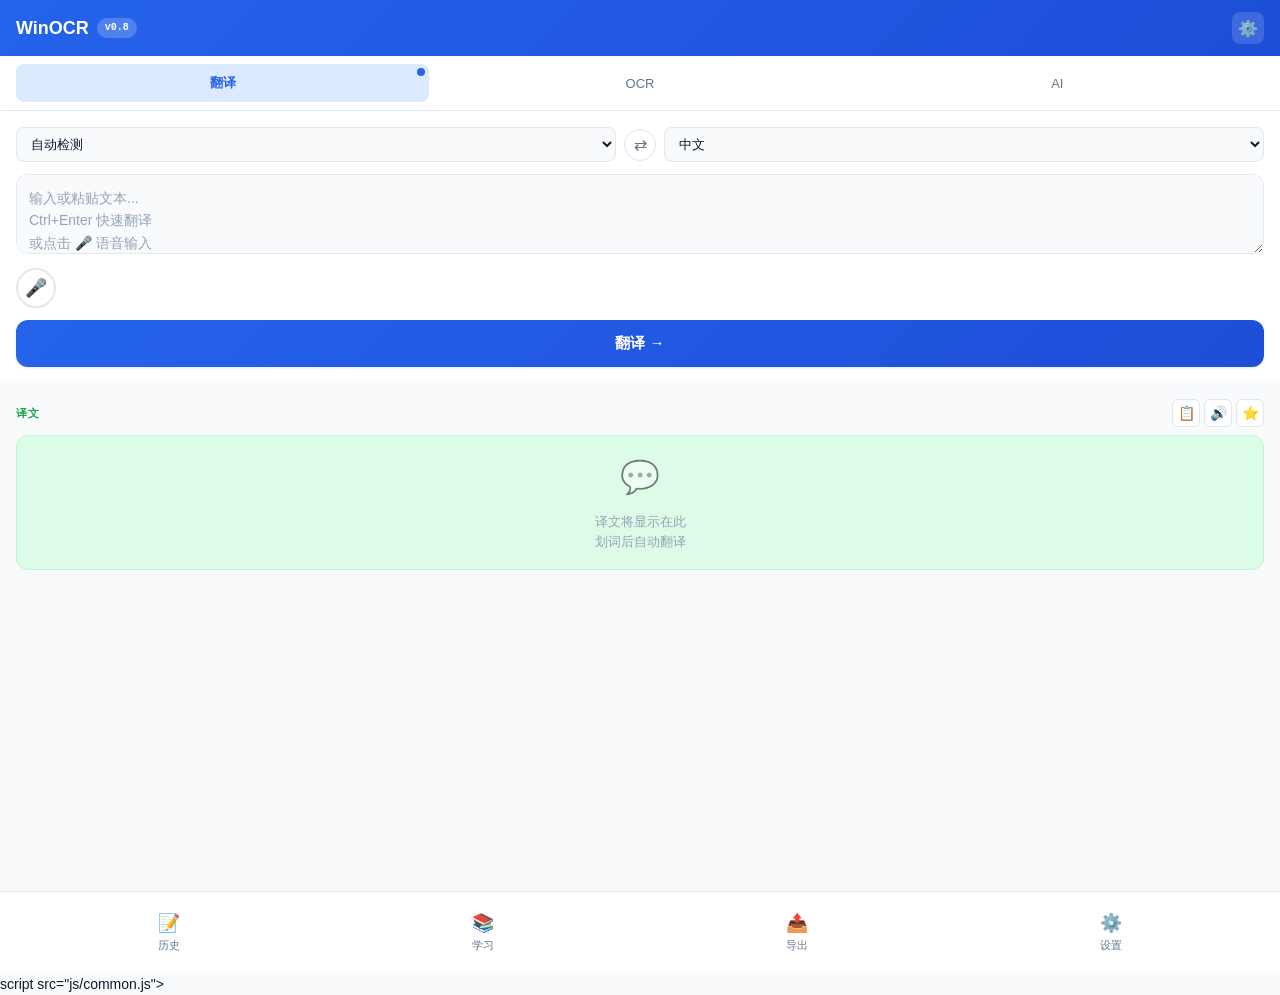
<file: extension-0.3fb/sidepanel_v2.html>
<!doctype html>
<html lang="zh">
<head>
<meta charset="utf-8" />
<title>WinOCR-Html v2</title>
<style>
/* =========================================================================
   WinOCR-Html v2 · 第一性原理设计
   核心原则：单一主流程 + 渐进披露 + 最小认知负荷
   ========================================================================= */
:root{
  --bg:#f8fafc; --surface:#ffffff; --surface-2:#f1f5f9;
  --text:#0f172a; --muted:#64748b; --faint:#94a3b8;
  --border:#e2e8f0; --border-strong:#cbd5e1;
  --accent:#2563eb; --accent-ink:#1d4ed8; --accent-light:#dbeafe;
  --ok:#16a34a; --ok-light:#dcfce7;
  --err:#dc2626; --warn:#d97706;
  --radius:12px; --radius-sm:8px;
  --shadow:0 1px 3px rgba(0,0,0,.06), 0 1px 2px rgba(0,0,0,.04);
  --shadow-lg:0 4px 12px rgba(0,0,0,.1);
  --font:-apple-system,BlinkMacSystemFont,"Segoe UI","PingFang SC","Microsoft YaHei",sans-serif;
  --font-mono:ui-monospace,"SF Mono",Consolas,monospace;
  --transition:200ms cubic-bezier(.16,1,.3,1);
}
@media (prefers-color-scheme: dark){
  :root{
    --bg:#0f172a; --surface:#1e293b; --surface-2:#334155;
    --text:#f1f5f9; --muted:#94a3b8; --faint:#64748b;
    --border:#334155; --border-strong:#475569;
    --accent:#3b82f6; --accent-ink:#60a5fa; --accent-light:#1e3a8a;
    --ok:#22c55e; --ok-light:#14532d;
    --ef:#ef4444; --warn:#f59e0b;
  }
}
*{box-sizing:border-box;margin:0;padding:0}
html,body{height:100%}
body{
  font-family:var(--font);
  font-size:14px;
  line-height:1.6;
  color:var(--text);
  background:var(--bg);
  -webkit-font-smoothing:antialiased;
  overflow:hidden;
}

/* ---- 顶部导航 ---- */
.nav{
  display:flex;
  align-items:center;
  justify-content:space-between;
  padding:12px 16px;
  background:linear-gradient(135deg,var(--accent) 0%,var(--accent-ink) 100%);
  color:#fff;
}
.nav h1{
  font-size:18px;
  font-weight:700;
  display:flex;
  align-items:center;
  gap:8px;
}
.nav .version{
  font-size:10px;
  background:rgba(255,255,255,.2);
  padding:2px 8px;
  border-radius:10px;
  font-family:var(--font-mono);
}
.nav .settings-btn{
  width:32px;
  height:32px;
  border:none;
  background:rgba(255,255,255,.15);
  border-radius:8px;
  color:#fff;
  cursor:pointer;
  display:flex;
  align-items:center;
  justify-content:center;
  font-size:16px;
  transition:background var(--transition);
}
.nav .settings-btn:hover{background:rgba(255,255,255,.25)}

/* ---- Tab 切换 ---- */
.tabs{
  display:flex;
  gap:4px;
  padding:8px 16px;
  background:var(--surface);
  border-bottom:1px solid var(--border);
}
.tab{
  flex:1;
  padding:10px 12px;
  border:none;
  background:transparent;
  color:var(--muted);
  font-size:13px;
  font-weight:500;
  border-radius:var(--radius-sm);
  cursor:pointer;
  transition:all var(--transition);
  position:relative;
}
.tab:hover{color:var(--text);background:var(--surface-2)}
.tab.active{
  color:var(--accent);
  background:var(--accent-light);
  font-weight:600;
}
.tab .badge{
  position:absolute;
  top:4px;
  right:4px;
  width:8px;
  height:8px;
  background:var(--accent);
  border-radius:50%;
  display:none;
}
.tab.active .badge{display:block}

/* ---- 主内容区 ---- */
.main{
  display:flex;
  flex-direction:column;
  height:calc(100% - 120px);
  overflow:hidden;
}

/* ---- 输入区 ---- */
.input-section{
  padding:16px;
  background:var(--surface);
}
.lang-bar{
  display:flex;
  align-items:center;
  gap:8px;
  margin-bottom:12px;
}
.lang-select{
  flex:1;
  padding:8px 10px;
  border:1px solid var(--border);
  border-radius:var(--radius-sm);
  background:var(--bg);
  color:var(--text);
  font-size:13px;
  font-family:var(--font);
  cursor:pointer;
  transition:border-color var(--transition);
}
.lang-select:hover{border-color:var(--accent)}
.lang-select:focus{outline:none;border-color:var(--accent);box-shadow:0 0 0 3px var(--accent-light)}
.lang-swap{
  width:32px;
  height:32px;
  border:1px solid var(--border);
  border-radius:50%;
  background:var(--surface);
  color:var(--muted);
  cursor:pointer;
  display:flex;
  align-items:center;
  justify-content:center;
  font-size:16px;
  transition:all var(--transition);
}
.lang-swap:hover{border-color:var(--accent);color:var(--accent);transform:rotate(180deg)}

.textarea{
  width:100%;
  min-height:80px;
  max-height:120px;
  padding:12px;
  border:1px solid var(--border);
  border-radius:var(--radius);
  background:var(--bg);
  color:var(--text);
  font-size:14px;
  line-height:1.6;
  font-family:var(--font);
  resize:vertical;
  transition:border-color var(--transition);
}
.textarea::placeholder{color:var(--faint)}
.textarea:focus{outline:none;border-color:var(--accent);box-shadow:0 0 0 3px var(--accent-light)}

/* ---- 翻译按钮 ---- */
.translate-btn{
  width:100%;
  padding:14px;
  margin-top:12px;
  border:none;
  border-radius:var(--radius);
  background:linear-gradient(135deg,var(--accent) 0%,var(--accent-ink) 100%);
  color:#fff;
  font-size:15px;
  font-weight:600;
  cursor:pointer;
  transition:all var(--transition);
  box-shadow:var(--shadow);
  display:flex;
  align-items:center;
  justify-content:center;
  gap:8px;
}
.translate-btn:hover{transform:translateY(-1px);box-shadow:var(--shadow-lg)}
.translate-btn:active{transform:translateY(0)}
.translate-btn:disabled{opacity:.6;cursor:not-allowed}
.translate-btn .spinner{
  width:16px;
  height:16px;
  border:2px solid rgba(255,255,255,.3);
  border-top-color:#fff;
  border-radius:50%;
  animation:spin .8s linear infinite;
  display:none;
}
.translate-btn.loading .spinner{display:block}

@keyframes spin{to{transform:rotate(360deg)}}

/* ---- 结果区 ---- */
.result-section{
  flex:1;
  display:flex;
  flex-direction:column;
  padding:16px;
  overflow:hidden;
}
.result-header{
  display:flex;
  align-items:center;
  justify-content:space-between;
  margin-bottom:8px;
}
.result-label{
  font-size:11px;
  font-weight:600;
  color:var(--ok);
  text-transform:uppercase;
  letter-spacing:.5px;
}
.result-actions{
  display:flex;
  gap:4px;
}
.icon-btn{
  width:28px;
  height:28px;
  border:1px solid var(--border);
  border-radius:6px;
  background:var(--surface);
  color:var(--muted);
  cursor:pointer;
  display:flex;
  align-items:center;
  justify-content:center;
  font-size:14px;
  transition:all var(--transition);
}
.icon-btn:hover{border-color:var(--accent);color:var(--accent)}
.icon-btn.speaking{background:var(--accent);color:#fff;border-color:var(--accent)}

/* 语音输入按钮 */
.input-actions {
  display: flex;
  align-items: center;
  gap: 8px;
  margin: 8px 0;
}
.mic-btn {
  width: 40px;
  height: 40px;
  border: 2px solid var(--border);
  border-radius: 50%;
  background: var(--surface);
  color: var(--muted);
  font-size: 18px;
  cursor: pointer;
  transition: all var(--transition);
  display: flex;
  align-items: center;
  justify-content: center;
}
.mic-btn:hover {
  border-color: var(--accent);
  color: var(--accent);
  background: var(--accent-light);
}
.mic-btn.recording {
  border-color: var(--err);
  background: var(--err);
  color: #fff;
  animation: pulse 1.5s infinite;
}
@keyframes pulse {
  0%, 100% { transform: scale(1); }
  50% { transform: scale(1.1); }
}
.mic-status {
  font-size: 11px;
  color: var(--muted);
  flex: 1;
}

.result-card{
  flex:1;
  padding:16px;
  background:var(--ok-light);
  border:1px solid #bbf7d0;
  border-radius:var(--radius);
  overflow:auto;
}
@media (prefers-color-scheme: dark){
  .result-card{background:#14532d;border-color:#166534}
}
.result-text{
  font-size:15px;
  line-height:1.7;
  color:var(--text);
  white-space:pre-wrap;
  word-break:break-word;
}
.result-placeholder{
  display:flex;
  flex-direction:column;
  align-items:center;
  justify-content:center;
  height:100%;
  color:var(--faint);
  text-align:center;
}
.result-placeholder .icon{font-size:32px;margin-bottom:8px;opacity:.5}
.result-placeholder p{font-size:13px;max-width:200px}

/* ---- 底部工具栏 ---- */
.toolbar{
  display:flex;
  gap:8px;
  padding:12px 16px;
  background:var(--surface);
  border-top:1px solid var(--border);
}
.tool-btn{
  flex:1;
  display:flex;
  flex-direction:column;
  align-items:center;
  gap:4px;
  padding:8px 4px;
  border:none;
  border-radius:var(--radius-sm);
  background:transparent;
  color:var(--muted);
  font-size:11px;
  cursor:pointer;
  transition:all var(--transition);
}
.tool-btn:hover{background:var(--surface-2);color:var(--accent)}
.tool-btn .icon{font-size:18px}

/* ---- OCR Tab 内容 ---- */
.ocr-section{
  display:flex;
  flex-direction:column;
  align-items:center;
  justify-content:center;
  height:100%;
  padding:32px 24px;
  text-align:center;
}
.drop-zone{
  width:100%;
  padding:40px 20px;
  border:2px dashed var(--border-strong);
  border-radius:var(--radius);
  background:var(--surface-2);
  cursor:pointer;
  transition:all var(--transition);
}
.drop-zone:hover,.drop-zone.drag{
  border-color:var(--accent);
  background:var(--accent-light);
}
.drop-zone .icon{font-size:40px;margin-bottom:12px;opacity:.6}
.drop-zone h3{font-size:15px;margin-bottom:4px;color:var(--text)}
.drop-zone p{font-size:12px;color:var(--muted)}
.ocr-preview{
  width:100%;
  max-height:200px;
  object-fit:contain;
  border-radius:var(--radius-sm);
  margin-top:12px;
  display:none;
}

/* ---- 设置面板 ---- */
.settings-panel{
  position:absolute;
  top:0;
  right:0;
  bottom:0;
  width:100%;
  background:var(--surface);
  transform:translateX(100%);
  transition:transform var(--transition);
  z-index:100;
  display:flex;
  flex-direction:column;
}
.settings-panel.open{transform:translateX(0)}
.settings-hd{
  display:flex;
  align-items:center;
  gap:12px;
  padding:16px;
  border-bottom:1px solid var(--border);
}
.settings-hd h2{font-size:16px;font-weight:600}
.settings-hd .back-btn{
  width:32px;
  height:32px;
  border:none;
  background:var(--surface-2);
  border-radius:8px;
  cursor:pointer;
  font-size:18px;
  color:var(--text);
}
.settings-content{
  flex:1;
  padding:16px;
  overflow:auto;
}
.setting-group{margin-bottom:24px}
.setting-group h3{
  font-size:12px;
  font-weight:600;
  color:var(--muted);
  text-transform:uppercase;
  letter-spacing:.5px;
  margin-bottom:12px;
}
.setting-item{
  display:flex;
  align-items:center;
  justify-content:space-between;
  padding:12px 0;
  border-bottom:1px solid var(--border);
}
.setting-item:last-child{border:none}
.setting-item label{font-size:13px;color:var(--text)}
.setting-item select{
  padding:6px 10px;
  border:1px solid var(--border);
  border-radius:6px;
  background:var(--bg);
  font-size:12px;
  color:var(--text);
}

/* ---- Toast ---- */
.toast{
  position:fixed;
  bottom:80px;
  left:50%;
  transform:translateX(-50%) translateY(20px);
  padding:10px 20px;
  background:var(--text);
  color:var(--surface);
  font-size:13px;
  border-radius:20px;
  box-shadow:var(--shadow-lg);
  opacity:0;
  pointer-events:none;
  transition:all var(--transition);
  z-index:200;
}
.toast.show{opacity:1;transform:translateX(-50%) translateY(0)}
.toast.error{background:var(--err)}

/* ---- 滚动条 ---- */
::-webkit-scrollbar{width:6px;height:6px}
::-webkit-scrollbar-track{background:transparent}
::-webkit-scrollbar-thumb{background:var(--border-strong);border-radius:3px}
::-webkit-scrollbar-thumb:hover{background:var(--muted)}

/* ---- 动画 ---- */
@keyframes fadeIn{from{opacity:0;transform:translateY(8px)}to{opacity:1;transform:none}}
.fade-in{animation:fadeIn var(--transition) both}
</style>
</head>
<body>
<!-- 顶部导航 -->
<nav class="nav">
  <h1>WinOCR <span class="version">v0.8</span></h1>
  <button class="settings-btn" id="openSettings" title="设置">⚙️</button>
</nav>

<!-- Tab 切换 -->
<div class="tabs" role="tablist">
  <button class="tab active" data-tab="translate" role="tab">翻译 <span class="badge"></span></button>
  <button class="tab" data-tab="ocr" role="tab">OCR <span class="badge"></span></button>
  <button class="tab" data-tab="ai" role="tab">AI <span class="badge"></span></button>
</div>

<!-- 主内容 -->
<div class="main" id="mainContent">
  <!-- 翻译 Tab -->
  <div class="tab-panel" id="panel-translate">
    <div class="input-section">
      <div class="lang-bar">
        <select class="lang-select" id="srcLang">
          <option value="auto">自动检测</option>
          <option value="en">英语</option>
          <option value="zh">中文</option>
          <option value="ja">日语</option>
        </select>
        <button class="lang-swap" id="swapLang" title="交换语言">⇄</button>
        <select class="lang-select" id="tgtLang">
          <option value="zh">中文</option>
          <option value="en">英语</option>
          <option value="ja">日语</option>
        </select>
      </div>
      <textarea class="textarea" id="inputText" placeholder="输入或粘贴文本...&#10;Ctrl+Enter 快速翻译&#10;或点击 🎤 语音输入"></textarea>
      <div class="input-actions">
        <button class="mic-btn" id="micBtn" title="语音输入">🎤</button>
        <span class="mic-status" id="micStatus"></span>
      </div>
      <button class="translate-btn" id="translateBtn">
        <span class="spinner"></span>
        <span class="text">翻译 →</span>
      </button>
    </div>
    <div class="result-section">
      <div class="result-header">
        <span class="result-label">译文</span>
        <div class="result-actions">
          <button class="icon-btn" id="copyResult" title="复制">📋</button>
          <button class="icon-btn" id="speakResult" title="朗读">🔊</button>
          <button class="icon-btn" id="saveResult" title="收藏">⭐</button>
        </div>
      </div>
      <div class="result-card" id="resultCard">
        <div class="result-placeholder">
          <div class="icon">💬</div>
          <p>译文将显示在此<br>划词后自动翻译</p>
        </div>
        <div class="result-text" id="resultText" style="display:none"></div>
      </div>
    </div>
  </div>

  <!-- OCR Tab -->
  <div class="tab-panel" id="panel-ocr" style="display:none">
    <div class="ocr-section">
      <div class="drop-zone" id="dropZone">
        <div class="icon">📷</div>
        <h3>拖入或粘贴图片</h3>
        <p>Ctrl+V 粘贴 / 点击选择图片</p>
        <img class="ocr-preview" id="ocrPreview" />
      </div>
    </div>
  </div>

  <!-- AI Tab -->
  <div class="tab-panel" id="panel-ai" style="display:none">
    <div class="ocr-section">
      <div class="drop-zone">
        <div class="icon">🤖</div>
        <h3>AI 对话</h3>
        <p>输入问题开始对话</p>
      </div>
    </div>
  </div>
</div>

<!-- 底部工具栏 -->
<div class="toolbar">
  <button class="tool-btn" id="btnHistory">
    <span class="icon">📝</span>
    <span>历史</span>
  </button>
  <button class="tool-btn" id="btnStudy">
    <span class="icon">📚</span>
    <span>学习</span>
  </button>
  <button class="tool-btn" id="btnExport">
    <span class="icon">📤</span>
    <span>导出</span>
  </button>
  <button class="tool-btn" id="btnSettings">
    <span class="icon">⚙️</span>
    <span>设置</span>
  </button>
</div>

<!-- 设置面板 -->
<div class="settings-panel" id="settingsPanel">
  <div class="settings-hd">
    <button class="back-btn" id="closeSettings">←</button>
    <h2>设置</h2>
  </div>
  <div class="settings-content">
    <div class="setting-group">
      <h3>翻译引擎</h3>
      <div class="setting-item">
        <label>默认引擎</label>
        <select>
          <option>SiliconFlow</option>
          <option>MyMemory</option>
          <option>Ollama</option>
        </select>
      </div>
      <div class="setting-item">
        <label>API Key</label>
        <select><option>已配置</option></select>
      </div>
    </div>
    <div class="setting-group">
      <h3>OCR 设置</h3>
      <div class="setting-item">
        <label>本地引擎</label>
        <select>
          <option>PP-OCRv6 Tiny</option>
          <option>PP-OCRv6 Small</option>
          <option>PP-OCRv6 Medium</option>
        </select>
      </div>
    </div>
    <div class="setting-group">
      <h3>🎤 语音输入 (ASR)</h3>
      <div class="setting-item">
        <label>ASR 引擎</label>
        <select id="asrEngine">
          <option value="browser">浏览器内置（零依赖，需联网）</option>
          <option value="sf">SiliconFlow（高质量，需联网）</option>
          <option value="whisper">本地 Whisper（离线，需模型）</option>
        </select>
      </div>
      <div class="setting-item">
        <label>识别语言</label>
        <select id="asrLang">
          <option value="auto">自动检测</option>
          <option value="zh">中文</option>
          <option value="en">英文</option>
          <option value="ko">韩语</option>
        </select>
      </div>
      <div class="setting-item">
        <label>SiliconFlow ASR 模型</label>
        <select id="sfAsrModel">
          <option value="FunAudioLLM/SenseVoiceSmall">SenseVoice（推荐）</option>
        </select>
      </div>
      <div class="toggle-row">
        <label>自动发送识别结果</label>
        <div class="toggle" id="toggleAutoSendAsr"></div>
      </div>
    </div>
    <div class="setting-group">
      <h3>🔊 语音输出 (TTS)</h3>
      <div class="setting-item">
        <label>默认语音</label>
        <select id="ttsVoice">
          <option value="auto">自动选择</option>
          <option value="zh-CN-XiaoxiaoNeural">中文-晓晓（女声）</option>
          <option value="zh-CN-YunxiNeural">中文-云希（男声）</option>
          <option value="en-US-JennyNeural">英文-Jenny（女声）</option>
          <option value="en-US-GuyNeural">英文-Guy（男声）</option>
          <option value="ko-KR-SunHiNeural">韩语-顺熙（女声）</option>
        </select>
      </div>
      <div class="setting-item">
        <label>语速</label>
        <select id="ttsRate">
          <option value="0.8">0.8x 慢速</option>
          <option value="1.0" selected>1.0x 正常</option>
          <option value="1.2">1.2x 快速</option>
          <option value="1.5">1.5x 极速</option>
        </select>
      </div>
      <div class="setting-item">
        <label>音调</label>
        <select id="ttsPitch">
          <option value="0.8">低沉</option>
          <option value="1.0" selected>正常</option>
          <option value="1.2">高亢</option>
        </select>
      </div>
      <div class="toggle-row">
        <label>自动朗读译文</label>
        <div class="toggle" id="toggleAutoSpeak"></div>
      </div>
    </div>
      <div class="setting-item">
        <label>版本</label>
        <span style="font-size:12px;color:var(--muted)">v0.8.0</span>
      </div>
    </div>
  </div>
</div>

<!-- Toast -->
<div class="toast" id="toast"></div>

script src="js/common.js"></script>
<script>
// Tab 切换
document.querySelectorAll('.tab').forEach(tab => {
  tab.addEventListener('click', () => {
    document.querySelectorAll('.tab').forEach(t => t.classList.remove('active'));
    tab.classList.add('active');
    const tabName = tab.dataset.tab;
    document.querySelectorAll('.tab-panel').forEach(p => p.style.display = 'none');
    document.getElementById('panel-' + tabName).style.display = 'block';
  });
});

// 翻译按钮
document.getElementById('translateBtn').addEventListener('click', () => {
  const btn = document.getElementById('translateBtn');
  const input = document.getElementById('inputText').value.trim();
  if (!input) return;
  
  btn.classList.add('loading');
  btn.disabled = true;
  
  // 模拟翻译
  setTimeout(() => {
    btn.classList.remove('loading');
    btn.disabled = false;
    document.getElementById('resultText').textContent = '这是翻译结果的示例文本。';
    document.getElementById('resultText').style.display = 'block';
    document.querySelector('.result-placeholder').style.display = 'none';
  }, 1000);
});

// 设置面板
document.getElementById('openSettings').addEventListener('click', () => {
  document.getElementById('settingsPanel').classList.add('open');
});
document.getElementById('closeSettings').addEventListener('click', () => {
  document.getElementById('settingsPanel').classList.remove('open');
});

// Toast
function showToast(msg, isError) {
  const toast = document.getElementById('toast');
  toast.textContent = msg;
  toast.className = 'toast show' + (isError ? ' error' : '');
  setTimeout(() => toast.classList.remove('show'), 2500);
}

// ============================================================
// TTS (Web Speech API) 语音朗读功能
// ============================================================
const TTS = {
  synth: window.speechSynthesis,
  voices: [],
  currentUtterance: null,

  // 初始化语音列表
  init() {
    if (!this.synth) return;
    this.voices = this.synth.getVoices();
    this.synth.onvoiceschanged = () => {
      this.voices = this.synth.getVoices();
    };
  },

  // 获取适合语言的语音
  getVoice(lang) {
    if (!this.voices.length) {
      this.voices = this.synth.getVoices();
    }
    const langMap = {
      'zh': 'zh-CN',
      'en': 'en-US',
      'ko': 'ko-KR',
      'fr': 'fr-FR',
      'de': 'de-DE'
    };
    const targetLang = langMap[lang] || lang || 'zh-CN';
    
    // 查找匹配的语音
    let voice = this.voices.find(v => v.lang === targetLang);
    if (!voice) voice = this.voices.find(v => v.lang.startsWith(lang));
    if (!voice) voice = this.voices[0]; // 默认第一个
    
    return voice;
  },

  // 朗读文本
  speak(text, lang, options = {}) {
    if (!this.synth || !text) return;
    
    // 停止当前朗读
    this.stop();
    
    const utterance = new SpeechSynthesisUtterance(text);
    utterance.voice = options.voice || this.getVoice(lang);
    utterance.rate = options.rate || parseFloat(document.getElementById('ttsRate')?.value || 1.0);
    utterance.pitch = options.pitch || parseFloat(document.getElementById('ttsPitch')?.value || 1.0);
    utterance.lang = options.lang || (lang === 'zh' ? 'zh-CN' : lang === 'en' ? 'en-US' : 'ko-KR');
    
    utterance.onstart = () => {
      const btn = document.getElementById('speakResult');
      if (btn) { btn.textContent = '🔊'; btn.classList.add('speaking'); }
    };
    
    utterance.onend = () => {
      const btn = document.getElementById('speakResult');
      if (btn) { btn.textContent = '🔈'; btn.classList.remove('speaking'); }
    };
    
    utterance.onerror = (e) => {
      console.warn('[TTS] 朗读失败:', e);
      const btn = document.getElementById('speakResult');
      if (btn) { btn.textContent = '🔈'; btn.classList.remove('speaking'); }
    };
    
    this.currentUtterance = utterance;
    this.synth.speak(utterance);
  },

  // 停止朗读
  stop() {
    if (this.synth) {
      this.synth.cancel();
    }
    const btn = document.getElementById('speakResult');
    if (btn) { btn.textContent = '🔈'; btn.classList.remove('speaking'); }
  },

  // 切换朗读/停止
  toggle(text, lang) {
    if (this.synth.speaking) {
      this.stop();
    } else {
      this.speak(text, lang);
    }
  }
};

// 初始化 TTS
TTS.init();

// 朗读按钮
document.getElementById('speakResult').addEventListener('click', () => {
  const text = document.getElementById('resultText').textContent;
  if (!text) return;
  TTS.toggle(text, document.getElementById('tgtLang').value);
});

// 监听语言变化
document.getElementById('tgtLang')?.addEventListener('change', () => {
  TTS.stop();
});

// ============================================================
// ASR (语音识别) 功能 - 三种引擎可选
// ============================================================
const ASR = {
  recognition: null,
  isRecording: false,
  engine: 'browser', // browser | sf | whisper

  // 初始化浏览器 Web Speech API
  initBrowser() {
    const SpeechRecognition = window.SpeechRecognition || window.webkitSpeechRecognition;
    if (!SpeechRecognition) return false;
    
    this.recognition = new SpeechRecognition();
    this.recognition.continuous = false;
    this.recognition.interimResults = true;
    
    this.recognition.onresult = (event) => {
      let transcript = '';
      for (let i = event.resultIndex; i < event.results.length; i++) {
        transcript += event.results[i][0].transcript;
      }
      document.getElementById('inputText').value = transcript;
      document.getElementById('micStatus').textContent = event.results[0].isFinal ? '✅ 识别完成' : '📝 识别中...';
      
      if (event.results[0].isFinal) {
        this.stop();
        // 自动发送识别结果
        if (document.getElementById('toggleAutoSendAsr')?.classList.contains('on')) {
          document.getElementById('translateBtn')?.click();
        }
      }
    };
    
    this.recognition.onerror = (event) => {
      console.warn('[ASR] 识别错误:', event.error);
      this.stop();
      document.getElementById('micStatus').textContent = '❌ 识别失败';
    };
    
    this.recognition.onend = () => {
      this.stop();
    };
    
    return true;
  },

  // 开始录音
  async start() {
    if (this.isRecording) {
      this.stop();
      return;
    }

    const engine = document.getElementById('asrEngine')?.value || 'browser';
    this.engine = engine;

    if (engine === 'browser') {
      if (!this.initBrowser()) {
        showToast('浏览器不支持语音识别', true);
        return;
      }
      const lang = document.getElementById('asrLang')?.value || 'zh-CN';
      this.recognition.lang = lang === 'auto' ? 'zh-CN' : lang;
      this.recognition.start();
      this.isRecording = true;
      this.updateUI();
    } else if (engine === 'sf') {
      // SiliconFlow ASR - 通过 background script 处理
      this.startRecording();
      showToast('SiliconFlow ASR 需要 background 支持', false);
      // 实际实现需要调用 chrome.runtime.sendMessage
    } else if (engine === 'whisper') {
      showToast('本地 Whisper 功能开发中', true);
    }
  },

  // 停止录音
  stop() {
    if (this.recognition) {
      this.recognition.stop();
    }
    this.isRecording = false;
    this.updateUI();
  },

  // 更新 UI
  updateUI() {
    const btn = document.getElementById('micBtn');
    const status = document.getElementById('micStatus');
    
    if (this.isRecording) {
      btn.classList.add('recording');
      status.textContent = '🔴 录音中... 点击停止';
    } else {
      btn.classList.remove('recording');
      status.textContent = '';
    }
  },

  // 录音处理（用于 SF API）
  async startRecording() {
    try {
      const stream = await navigator.mediaDevices.getUserMedia({ audio: true });
      const mediaRecorder = new MediaRecorder(stream);
      const audioChunks = [];

      mediaRecorder.ondataavailable = (event) => {
        audioChunks.push(event.data);
      };

      mediaRecorder.onstop = async () => {
        const audioBlob = new Blob(audioChunks, { type: 'audio/webm' });
        this.sendToSiliconFlow(audioBlob);
        stream.getTracks().forEach(track => track.stop());
      };

      mediaRecorder.start();
      this.isRecording = true;
      this.updateUI();

      // 自动停止（最长 30 秒）
      setTimeout(() => {
        if (mediaRecorder.state === 'recording') {
          mediaRecorder.stop();
          this.stop();
        }
      }, 30000);
    } catch (e) {
      showToast('无法访问麦克风: ' + e.message, true);
    }
  },

  // 发送到 SiliconFlow ASR
  async sendToSiliconFlow(audioBlob) {
    // 实际实现需要调用 SiliconFlow API
    showToast('SiliconFlow ASR 处理中...', false);
    // TODO: 实现 API 调用
    document.getElementById('micStatus').textContent = '✅ 已发送';
  },

  // 切换
  toggle() {
    if (this.isRecording) {
      this.stop();
    } else {
      this.start();
    }
  }
};

// 麦克风按钮
document.getElementById('micBtn').addEventListener('click', () => {
  ASR.toggle();
});
</script>
</body>
</html>
</file>
<file: design/hifi.css>
/* ==========================================================================
   高保真原型 · 设计系统 hifi.css
   --------------------------------------------------------------------------
   四套主题：saas（企业中后台）/ mobile（移动 App）/ commerce（电商消费）/
             brand（品牌官网·暗色营销）
   结构：1 令牌 → 2 重置 → 3 舞台 → 4 页面路由 → 5 布局 → 6 组件 →
         7 动效 → 8 容器查询响应式 → 9 无障碍
   响应式一律走容器查询（相对 .app），与浏览器窗口宽度无关。
   ========================================================================== */

/* ==========================================================================
   1. 全局令牌（跨主题共享）
   ========================================================================== */
:root {
  /* 字体 */
  --font-sans: -apple-system, BlinkMacSystemFont, "PingFang SC", "Hiragino Sans GB",
    "Microsoft YaHei", "Source Han Sans SC", "Noto Sans CJK SC", "Helvetica Neue", sans-serif;
  --font-display: "SF Pro Display", -apple-system, "PingFang SC", "Microsoft YaHei", sans-serif;
  --font-mono: "SF Mono", ui-monospace, SFMono-Regular, Menlo, Consolas, monospace;
  --font-num: "SF Pro Display", "DIN Alternate", -apple-system, sans-serif;

  /* 字号阶梯（1.2 系 + 展示级） */
  --fs-2xs: 11px; --fs-xs: 12px; --fs-sm: 13px; --fs-base: 14px; --fs-md: 15px;
  --fs-lg: 17px; --fs-xl: 20px; --fs-2xl: 24px; --fs-3xl: 30px;
  --fs-4xl: 38px; --fs-5xl: 48px; --fs-6xl: 60px;

  /* 行高 / 字重 */
  --lh-tight: 1.2; --lh-snug: 1.4; --lh-normal: 1.6; --lh-loose: 1.8;
  --fw-regular: 400; --fw-medium: 500; --fw-semibold: 600; --fw-bold: 700;

  /* 间距 4pt 栅格 */
  --sp-0: 0; --sp-1: 4px; --sp-2: 8px; --sp-3: 12px; --sp-4: 16px; --sp-5: 20px;
  --sp-6: 24px; --sp-7: 28px; --sp-8: 32px; --sp-9: 40px; --sp-10: 48px;
  --sp-11: 64px; --sp-12: 80px;

  /* 控件高度 */
  --h-xs: 24px; --h-sm: 28px; --h-md: 34px; --h-lg: 40px; --h-xl: 48px;

  /* 动效时长与缓动 */
  --dur-1: 120ms; --dur-2: 180ms; --dur-3: 260ms; --dur-4: 380ms; --dur-5: 600ms;
  --ease-out: cubic-bezier(.22, .8, .28, 1);
  --ease-in-out: cubic-bezier(.4, 0, .2, 1);
  --ease-spring: cubic-bezier(.34, 1.36, .44, 1);

  /* 过渡色 */
  --mask: rgba(10, 14, 24, .5);
  --focus-ring: 0 0 0 3px color-mix(in srgb, var(--brand-500) 24%, transparent);
}

/* --------------------------------------------------------------------------
   主题 A：saas 企业级中后台（默认）
   -------------------------------------------------------------------------- */
:root, [data-theme="saas"] {
  --brand-25: #f0f4ff; --brand-50: #e9efff; --brand-100: #d3ddff; --brand-200: #adc0ff;
  --brand-300: #859dff; --brand-400: #5d76fb; --brand-500: #3d5afe; --brand-600: #2b46d9;
  --brand-700: #2238ae; --brand-800: #1c2c86; --brand-900: #172263;
  --on-brand: #ffffff;

  --bg: #f4f6fb; --bg-subtle: #edf0f7;
  --surface: #ffffff; --surface-2: #f8f9fd; --surface-3: #eef1f8;
  --surface-inset: #f4f6fb; --surface-raised: #ffffff;
  --border: #e5e9f3; --border-strong: #ccd4e4; --divider: #eef1f7;

  --text-1: #141b2e; --text-2: #3e4762; --text-3: #737e9a; --text-4: #a9b2c8;
  --text-inverse: #ffffff;

  --success: #0ea56b; --success-bg: #e6f7f0; --success-border: #b9e8d5;
  --warning: #d97706; --warning-bg: #fdf4e4; --warning-border: #f6dfb4;
  --danger: #e5484d; --danger-bg: #fdecec; --danger-border: #f7c7c9;
  --info: #2f6fed; --info-bg: #eaf1fe; --info-border: #c5dafb;

  --radius-xs: 4px; --radius-sm: 6px; --radius-md: 8px;
  --radius-lg: 12px; --radius-xl: 16px; --radius-full: 999px;

  --shadow-1: 0 1px 2px rgba(20, 27, 46, .05);
  --shadow-2: 0 2px 8px rgba(20, 27, 46, .07);
  --shadow-3: 0 8px 24px rgba(20, 27, 46, .10);
  --shadow-4: 0 16px 48px rgba(20, 27, 46, .14);
  --shadow-brand: 0 6px 16px rgba(61, 90, 254, .28);

  --grad-brand: linear-gradient(135deg, #3d5afe, #6c4cf1);
  --gutter: 24px; --sidebar-w: 232px; --topbar-h: 60px;
  --glass: rgba(255, 255, 255, .82);
  --frame-max: 1440px;
  --illus-1: #e9efff; --illus-2: #d3ddff; --illus-3: #adc0ff;
}

/* --------------------------------------------------------------------------
   主题 B：mobile 移动 App
   -------------------------------------------------------------------------- */
[data-theme="mobile"] {
  --brand-25: #f0fbf6; --brand-50: #e5f8f0; --brand-100: #c4f0e0; --brand-200: #93e4c6;
  --brand-300: #57d4a8; --brand-400: #22c68b; --brand-500: #00b578; --brand-600: #009a67;
  --brand-700: #007c53; --brand-800: #005f41; --brand-900: #01452f;
  --on-brand: #ffffff;
  --accent: #00c2d1;

  --bg: #f5f6f8; --bg-subtle: #eef0f3;
  --surface: #ffffff; --surface-2: #f7f8fa; --surface-3: #eef0f3;
  --surface-inset: #f2f3f6; --surface-raised: #ffffff;
  --border: #e9ebef; --border-strong: #d3d7de; --divider: #f0f1f4;

  --text-1: #10161f; --text-2: #3d4453; --text-3: #6e7787; --text-4: #a5adbb;
  --text-inverse: #ffffff;

  --success: #00b578; --success-bg: #e5f8f0; --success-border: #b5ebd5;
  --warning: #f08300; --warning-bg: #fff3e3; --warning-border: #ffdcae;
  --danger: #fa5151; --danger-bg: #feecec; --danger-border: #fcc9c9;
  --info: #1684fc; --info-bg: #e9f3ff; --info-border: #c2dfff;

  --radius-xs: 6px; --radius-sm: 10px; --radius-md: 14px;
  --radius-lg: 20px; --radius-xl: 26px; --radius-full: 999px;

  --shadow-1: 0 1px 3px rgba(16, 22, 31, .05);
  --shadow-2: 0 4px 16px rgba(16, 22, 31, .07);
  --shadow-3: 0 10px 30px rgba(16, 22, 31, .10);
  --shadow-4: 0 20px 56px rgba(16, 22, 31, .16);
  --shadow-brand: 0 8px 20px rgba(0, 181, 120, .30);

  --grad-brand: linear-gradient(135deg, #00b578, #00c2d1);
  --grad-hero: linear-gradient(160deg, #00b578 0%, #00b578 55%, #00c2d1 100%);
  --gutter: 16px; --sidebar-w: 0px; --topbar-h: 52px;
  --h-xl: 50px;
  --glass: rgba(255, 255, 255, .88);
  --frame-max: 390px;
  --illus-1: #e5f8f0; --illus-2: #c4f0e0; --illus-3: #93e4c6;
}

/* --------------------------------------------------------------------------
   主题 C：commerce 电商消费
   -------------------------------------------------------------------------- */
[data-theme="commerce"] {
  --brand-25: #fff3f2; --brand-50: #ffe9e7; --brand-100: #ffd6d2; --brand-200: #ffb3ac;
  --brand-300: #ff8d84; --brand-400: #ff6b62; --brand-500: #ff4d4f; --brand-600: #e63437;
  --brand-700: #bd2226; --brand-800: #93181c; --brand-900: #6e1215;
  --on-brand: #ffffff;
  --accent: #ff7a45;

  --bg: #f7f5f3; --bg-subtle: #f1eeeb;
  --surface: #ffffff; --surface-2: #faf8f6; --surface-3: #f1eeeb;
  --surface-inset: #f7f3ef; --surface-raised: #ffffff;
  --border: #eee8e2; --border-strong: #dccfc4; --divider: #f2ede8;

  --text-1: #241a16; --text-2: #4d4038; --text-3: #857568; --text-4: #b8a99c;
  --text-inverse: #ffffff;

  --success: #2ba471; --success-bg: #e8f7f0; --success-border: #bde8d5;
  --warning: #e6792f; --warning-bg: #fdf1e6; --warning-border: #f7d5b4;
  --danger: #ff4d4f; --danger-bg: #ffecec; --danger-border: #ffc9c9;
  --info: #2f6fed; --info-bg: #eaf1fe; --info-border: #c5dafb;

  --radius-xs: 4px; --radius-sm: 8px; --radius-md: 12px;
  --radius-lg: 16px; --radius-xl: 20px; --radius-full: 999px;

  --shadow-1: 0 1px 3px rgba(36, 26, 22, .06);
  --shadow-2: 0 4px 14px rgba(36, 26, 22, .08);
  --shadow-3: 0 10px 28px rgba(36, 26, 22, .11);
  --shadow-4: 0 20px 52px rgba(36, 26, 22, .16);
  --shadow-brand: 0 8px 20px rgba(255, 77, 79, .30);

  --grad-brand: linear-gradient(135deg, #ff4d4f, #ff7a45);
  --grad-promo: linear-gradient(135deg, #ff4d4f 0%, #ff7a45 100%);
  --gutter: 16px; --sidebar-w: 0px; --topbar-h: 52px;
  --glass: rgba(255, 255, 255, .88);
  --frame-max: 1280px;
  --illus-1: #ffe9e7; --illus-2: #ffd6d2; --illus-3: #ffb3ac;
}

/* --------------------------------------------------------------------------
   主题 D：brand 品牌官网（暗色营销）
   -------------------------------------------------------------------------- */
[data-theme="brand"] {
  --brand-25: #131024; --brand-50: #1a1633; --brand-100: #2a2352; --brand-200: #3f3579;
  --brand-300: #6a5cd6; --brand-400: #8f7ff0; --brand-500: #7c6cf5; --brand-600: #6a58e8;
  --brand-700: #5746c9; --brand-800: #4436a2; --brand-900: #2f2473;
  --on-brand: #ffffff;
  --accent: #37e6d0;

  --bg: #0a0c14; --bg-subtle: #0e111c;
  --surface: #12151f; --surface-2: #171b28; --surface-3: #1e2333;
  --surface-inset: #10131d; --surface-raised: #191e2c;
  --border: #262d40; --border-strong: #38415c; --divider: #202636;

  --text-1: #f2f4ff; --text-2: #c2c9dd; --text-3: #8a93ab; --text-4: #59617a;
  --text-inverse: #0a0c14;

  --success: #34d399; --success-bg: rgba(52, 211, 153, .12); --success-border: rgba(52, 211, 153, .32);
  --warning: #fbbf24; --warning-bg: rgba(251, 191, 36, .12); --warning-border: rgba(251, 191, 36, .32);
  --danger: #fb7185; --danger-bg: rgba(251, 113, 133, .12); --danger-border: rgba(251, 113, 133, .32);
  --info: #60a5fa; --info-bg: rgba(96, 165, 250, .12); --info-border: rgba(96, 165, 250, .32);

  --radius-xs: 6px; --radius-sm: 10px; --radius-md: 14px;
  --radius-lg: 20px; --radius-xl: 28px; --radius-full: 999px;

  --shadow-1: 0 1px 3px rgba(0, 0, 0, .4);
  --shadow-2: 0 6px 20px rgba(0, 0, 0, .45);
  --shadow-3: 0 14px 40px rgba(0, 0, 0, .5);
  --shadow-4: 0 28px 72px rgba(0, 0, 0, .6);
  --shadow-brand: 0 10px 32px rgba(124, 108, 245, .38);

  --grad-brand: linear-gradient(135deg, #8f7ff0, #37e6d0);
  --grad-hero: radial-gradient(1200px 600px at 20% -10%, rgba(124, 108, 245, .38), transparent 60%),
    radial-gradient(900px 500px at 90% 10%, rgba(55, 230, 208, .18), transparent 60%);
  --gutter: 32px; --sidebar-w: 0px; --topbar-h: 68px;
  --glass: rgba(18, 21, 31, .66);
  --frame-max: 1440px;
  --illus-1: #2a2352; --illus-2: #3f3579; --illus-3: #6a5cd6;
}

/* ==========================================================================
   2. 基础重置
   ========================================================================== */
*, *::before, *::after { box-sizing: border-box; }
html, body { margin: 0; padding: 0; height: 100%; }
body {
  font-family: var(--font-sans);
  font-size: var(--fs-base);
  line-height: var(--lh-normal);
  color: var(--text-1);
  background: var(--stage-bg, #0f1116);
  -webkit-font-smoothing: antialiased;
  text-rendering: optimizeLegibility;
  overflow: hidden;
}
h1, h2, h3, h4, h5, p, ul, ol, figure { margin: 0; }
ul, ol { padding: 0; list-style: none; }
a { color: var(--brand-500); text-decoration: none; }
a:hover { text-decoration: underline; }
button { font: inherit; color: inherit; background: none; border: 0; padding: 0; cursor: pointer; }
input, select, textarea { font: inherit; color: inherit; }
img, svg { display: block; max-width: 100%; }
table { border-collapse: collapse; width: 100%; }
::selection { background: color-mix(in srgb, var(--brand-500) 22%, transparent); }

/* 滚动条 */
*::-webkit-scrollbar { width: 10px; height: 10px; }
*::-webkit-scrollbar-thumb {
  background: color-mix(in srgb, var(--text-3) 38%, transparent);
  border-radius: 999px; border: 3px solid transparent; background-clip: content-box;
}
*::-webkit-scrollbar-thumb:hover { background: color-mix(in srgb, var(--text-3) 60%, transparent); border: 3px solid transparent; background-clip: content-box; }
*::-webkit-scrollbar-track { background: transparent; }

/* ==========================================================================
   3. 舞台（设计工具式外壳：设备切换 + 主题切换）
   ========================================================================== */
.stage {
  position: fixed; inset: 0; display: flex; flex-direction: column;
  background:
    radial-gradient(1200px 700px at 80% -20%, rgba(124, 108, 245, .16), transparent 60%),
    radial-gradient(900px 600px at 8% 110%, rgba(61, 90, 254, .12), transparent 60%),
    #0f1116;
}
.stage-bar {
  flex: 0 0 auto; display: flex; align-items: center; gap: var(--sp-4);
  padding: 0 var(--sp-5); height: 52px;
  border-bottom: 1px solid rgba(255, 255, 255, .08);
  backdrop-filter: blur(10px);
}
.stage-brand { display: flex; align-items: center; gap: var(--sp-2); color: #fff; }
.stage-brand .dot {
  width: 10px; height: 10px; border-radius: 50%;
  background: var(--grad-brand, var(--grad-brand, #7c6cf5)); box-shadow: 0 0 12px rgba(124, 108, 245, .8);
}
.stage-name { font-size: var(--fs-sm); font-weight: var(--fw-semibold); letter-spacing: .2px; white-space: nowrap; }
.stage-sub { font-size: var(--fs-xs); color: rgba(255, 255, 255, .45); white-space: nowrap; }
.stage-spacer { flex: 1; }

.stage-seg {
  display: flex; gap: 2px; padding: 3px; border-radius: 10px;
  background: rgba(255, 255, 255, .07);
}
.stage-seg button {
  padding: 5px 12px; border-radius: 8px; font-size: var(--fs-xs);
  color: rgba(255, 255, 255, .6); transition: all var(--dur-2) var(--ease-out);
}
.stage-seg button:hover { color: #fff; background: rgba(255, 255, 255, .08); }
.stage-seg button.is-on { color: #0f1116; background: #fff; font-weight: var(--fw-semibold); }

.theme-dots { display: flex; align-items: center; gap: var(--sp-2); }
.theme-dot {
  width: 22px; height: 22px; border-radius: 50%; padding: 0; position: relative;
  border: 2px solid transparent; transition: transform var(--dur-2) var(--ease-spring), border-color var(--dur-2);
}
.theme-dot:hover { transform: scale(1.14); }
.theme-dot.is-on { border-color: #fff; box-shadow: 0 0 0 2px rgba(255, 255, 255, .25); }
.theme-dot[data-theme="saas"] { background: linear-gradient(135deg, #3d5afe, #7a94ff); }
.theme-dot[data-theme="mobile"] { background: linear-gradient(135deg, #00b578, #00c2d1); }
.theme-dot[data-theme="commerce"] { background: linear-gradient(135deg, #ff4d4f, #ff7a45); }
.theme-dot[data-theme="brand"] { background: linear-gradient(135deg, #8f7ff0, #37e6d0); }
.theme-dot .tip {
  position: absolute; top: 30px; left: 50%; transform: translateX(-50%) scale(.9);
  font-size: 10px; color: rgba(255, 255, 255, .85); white-space: nowrap;
  background: rgba(15, 17, 22, .92); border: 1px solid rgba(255, 255, 255, .12);
  padding: 3px 8px; border-radius: 6px; opacity: 0; pointer-events: none;
  transition: opacity var(--dur-2), transform var(--dur-2) var(--ease-out);
}
.theme-dot:hover .tip { opacity: 1; transform: translateX(-50%) scale(1); }

.stage-body { flex: 1; display: flex; align-items: center; justify-content: center; padding: var(--sp-5); min-height: 0; }
.stage-frame {
  position: relative; width: 100%; max-width: var(--frame-max, 1440px); height: 100%;
  border-radius: var(--radius-lg); overflow: hidden;
  background: var(--bg);
  box-shadow: 0 24px 80px rgba(0, 0, 0, .5), 0 0 0 1px rgba(255, 255, 255, .06);
  transition: max-width var(--dur-4) var(--ease-spring), border-radius var(--dur-4) var(--ease-spring);
}
.stage[data-device="tablet"] .stage-frame { --frame-max: 834px; border-radius: 26px; box-shadow: 0 24px 80px rgba(0, 0, 0, .5), 0 0 0 8px #1b1e26, 0 0 0 9px rgba(255, 255, 255, .07); }
.stage[data-device="mobile"] .stage-frame {
  --frame-max: 390px; border-radius: 44px;
  box-shadow: 0 24px 80px rgba(0, 0, 0, .55), 0 0 0 10px #1b1e26, 0 0 0 11px rgba(255, 255, 255, .07);
}
.stage[data-device="mobile"] .stage-frame::after {
  content: ""; position: absolute; top: 10px; left: 50%; transform: translateX(-50%);
  width: 112px; height: 26px; border-radius: 999px; background: #1b1e26; z-index: 60;
  pointer-events: none;
}

/* ==========================================================================
   4. 应用容器与页面路由
   ========================================================================== */
.app {
  position: relative; width: 100%; height: 100%;
  container: app / inline-size;
  background: var(--bg); color: var(--text-1);
  font-size: var(--fs-base); line-height: var(--lh-normal);
}
.page {
  position: absolute; inset: 0; display: none;
  overflow-y: auto; overflow-x: hidden;
  background: var(--bg);
  outline: none;
}
.page.is-active { display: block; animation: page-in var(--dur-3) var(--ease-out); }
@keyframes page-in { from { opacity: 0; transform: translateY(10px); } to { opacity: 1; transform: none; } }

/* ==========================================================================
   5. 布局骨架
   ========================================================================== */
.shell { display: flex; height: 100%; min-height: 100%; }
.sidebar {
  flex: 0 0 var(--sidebar-w); width: var(--sidebar-w);
  display: flex; flex-direction: column; gap: var(--sp-2);
  padding: var(--sp-4) var(--sp-3);
  background: var(--surface); border-right: 1px solid var(--border);
  overflow-y: auto;
}
.main { flex: 1; display: flex; flex-direction: column; min-width: 0; height: 100%; }
.topbar {
  position: sticky; top: 0; z-index: 30;
  display: flex; align-items: center; gap: var(--sp-3);
  min-height: var(--topbar-h); padding: 0 var(--gutter);
  background: var(--glass); backdrop-filter: blur(14px);
  border-bottom: 1px solid var(--border);
}
.topbar-title { font-size: var(--fs-lg); font-weight: var(--fw-semibold); }
.content { flex: 1; padding: var(--gutter); min-width: 0; }
.content-inner { max-width: 1120px; margin: 0 auto; }
.tabbar {
  position: sticky; bottom: 0; z-index: 30; display: none;
  background: var(--glass); backdrop-filter: blur(14px);
  border-top: 1px solid var(--border);
  padding-bottom: env(safe-area-inset-bottom, 0px);
}

/* 布局工具 */
.stack { display: flex; flex-direction: column; gap: var(--sp-4); }
.stack-sm { display: flex; flex-direction: column; gap: var(--sp-2); }
.stack-lg { display: flex; flex-direction: column; gap: var(--sp-6); }
.row { display: flex; align-items: center; gap: var(--sp-3); min-width: 0; }
.row-between { display: flex; align-items: center; justify-content: space-between; gap: var(--sp-3); }
.row-wrap { display: flex; align-items: center; gap: var(--sp-2); flex-wrap: wrap; }
.grid { display: grid; gap: var(--sp-4); grid-template-columns: repeat(12, minmax(0, 1fr)); }
.grid > * { min-width: 0; }
.col-3 { grid-column: span 3; } .col-4 { grid-column: span 4; } .col-6 { grid-column: span 6; }
.col-8 { grid-column: span 8; } .col-9 { grid-column: span 9; } .col-12 { grid-column: span 12; }
.spacer { flex: 1; }
.divider { height: 1px; background: var(--divider); border: 0; margin: var(--sp-2) 0; }
.center { display: flex; align-items: center; justify-content: center; }

/* ==========================================================================
   6. 组件
   ========================================================================== */

/* ---------- 6.1 文本 ---------- */
.h1 { font-family: var(--font-display); font-size: var(--fs-3xl); font-weight: var(--fw-bold); line-height: var(--lh-tight); letter-spacing: -.02em; }
.h2 { font-size: var(--fs-2xl); font-weight: var(--fw-semibold); line-height: var(--lh-tight); letter-spacing: -.01em; }
.h3 { font-size: var(--fs-xl); font-weight: var(--fw-semibold); line-height: var(--lh-snug); }
.h4 { font-size: var(--fs-lg); font-weight: var(--fw-semibold); }
.title { font-size: var(--fs-base); font-weight: var(--fw-semibold); }
.sub { font-size: var(--fs-sm); color: var(--text-3); }
.body { font-size: var(--fs-base); color: var(--text-2); }
.xs { font-size: var(--fs-xs); color: var(--text-3); }
.xxl { font-size: var(--fs-xs); color: var(--text-4); }
.num { font-family: var(--font-num); font-variant-numeric: tabular-nums; letter-spacing: -.01em; }
.ellipsis { overflow: hidden; text-overflow: ellipsis; white-space: nowrap; }
.clamp-2 { display: -webkit-box; -webkit-line-clamp: 2; -webkit-box-orient: vertical; overflow: hidden; }
.muted { color: var(--text-3); }
.strong { font-weight: var(--fw-semibold); }
.gradient-text {
  background: var(--grad-brand); -webkit-background-clip: text; background-clip: text;
  -webkit-text-fill-color: transparent; color: transparent;
}

/* ---------- 6.2 图标 ---------- */
[data-icon] { display: inline-flex; align-items: center; justify-content: center; flex: none; }
[data-icon] svg { width: 1em; height: 1em; stroke: currentColor; fill: none; stroke-width: 1.7; stroke-linecap: round; stroke-linejoin: round; }
.ico-sm svg { width: 14px; height: 14px; }
.ico-lg svg { width: 22px; height: 22px; }
.ico-xl svg { width: 28px; height: 28px; }

/* ---------- 6.3 按钮 ---------- */
.btn {
  position: relative; display: inline-flex; align-items: center; justify-content: center;
  gap: var(--sp-2); height: var(--h-md); padding: 0 var(--sp-4);
  border-radius: var(--radius-md); font-size: var(--fs-base); font-weight: var(--fw-medium);
  border: 1px solid transparent; white-space: nowrap; user-select: none;
  transition: background var(--dur-1) var(--ease-out), border-color var(--dur-1),
    color var(--dur-1), box-shadow var(--dur-2), transform var(--dur-1) var(--ease-spring);
  overflow: hidden; isolation: isolate;
}
.btn:active { transform: scale(.972); }
.btn:focus-visible { outline: none; box-shadow: var(--focus-ring); }
.btn[disabled], .btn.is-disabled { opacity: .5; pointer-events: none; }
.btn-block { display: flex; width: 100%; }

.btn-primary { background: var(--brand-500); color: var(--on-brand); box-shadow: var(--shadow-brand); }
.btn-primary:hover { background: var(--brand-600); box-shadow: 0 8px 22px color-mix(in srgb, var(--brand-500) 40%, transparent); }
.btn-gradient { background: var(--grad-brand); color: #fff; box-shadow: var(--shadow-brand); }
.btn-gradient:hover { filter: brightness(1.06); }
.btn-secondary { background: var(--surface); color: var(--text-1); border-color: var(--border-strong); box-shadow: var(--shadow-1); }
.btn-secondary:hover { border-color: var(--brand-400); color: var(--brand-600); background: var(--brand-25); }
[data-theme="brand"] .btn-secondary:hover { background: var(--surface-2); }
.btn-ghost { color: var(--text-2); }
.btn-ghost:hover { background: var(--surface-3); color: var(--text-1); }
.btn-danger { background: var(--danger); color: #fff; box-shadow: 0 6px 16px color-mix(in srgb, var(--danger) 32%, transparent); }
.btn-danger:hover { filter: brightness(1.05); }
.btn-danger-ghost { color: var(--danger); border-color: var(--danger-border); background: var(--danger-bg); }
.btn-link { height: auto; padding: 0; color: var(--brand-500); border-radius: 0; overflow: visible; }
.btn-link:hover { color: var(--brand-600); text-decoration: underline; }

.btn-sm { height: var(--h-sm); padding: 0 var(--sp-3); font-size: var(--fs-sm); border-radius: var(--radius-sm); }
.btn-lg { height: var(--h-lg); padding: 0 var(--sp-5); font-size: var(--fs-md); border-radius: var(--radius-md); }
.btn-xl { height: var(--h-xl); padding: 0 var(--sp-6); font-size: var(--fs-lg); border-radius: var(--radius-md); }
.btn-icon { width: var(--h-md); padding: 0; }
.btn-icon.btn-sm { width: var(--h-sm); }
.btn-icon.btn-lg { width: var(--h-lg); }

/* 涟漪 */
.ripple {
  position: absolute; border-radius: 50%; pointer-events: none; z-index: -1;
  background: currentColor; opacity: .18;
  transform: scale(0); animation: ripple var(--dur-5) var(--ease-out) forwards;
}
@keyframes ripple { to { transform: scale(2.6); opacity: 0; } }

/* 按钮加载态 */
.btn.is-loading { color: transparent !important; pointer-events: none; }
.btn.is-loading::after {
  content: ""; position: absolute; width: 16px; height: 16px; border-radius: 50%;
  border: 2px solid color-mix(in srgb, currentColor 30%, transparent);
  border-top-color: var(--on-brand, #fff); color: var(--text-3);
  animation: spin .7s linear infinite;
}
.btn-secondary.is-loading::after, .btn-ghost.is-loading::after { border-top-color: var(--brand-500); }
@keyframes spin { to { transform: rotate(360deg); } }

/* ---------- 6.4 表单 ---------- */
.field { display: flex; flex-direction: column; gap: var(--sp-2); min-width: 0; }
.field-label { font-size: var(--fs-sm); font-weight: var(--fw-medium); color: var(--text-2); }
.field-label .req { color: var(--danger); margin-left: 2px; }
.field-hint { font-size: var(--fs-xs); color: var(--text-3); }
.field-msg { font-size: var(--fs-xs); color: var(--danger); display: none; align-items: center; gap: 4px; }
.field.has-error .field-msg { display: flex; }
.field.has-error .input, .field.has-error .textarea, .field.has-error .select { border-color: var(--danger); box-shadow: 0 0 0 3px color-mix(in srgb, var(--danger) 12%, transparent); }
.field.has-success .input, .field.has-success .select { border-color: var(--success); }

.input, .textarea, .select {
  width: 100%; height: var(--h-md); padding: 0 var(--sp-3);
  background: var(--surface); border: 1px solid var(--border-strong);
  border-radius: var(--radius-md); color: var(--text-1); font-size: var(--fs-base);
  transition: border-color var(--dur-1), box-shadow var(--dur-2), background var(--dur-1);
  outline: none; appearance: none;
}
.input::placeholder, .textarea::placeholder { color: var(--text-4); }
.input:hover, .textarea:hover, .select:hover { border-color: var(--brand-300); }
.input:focus, .textarea:focus, .select:focus { border-color: var(--brand-500); box-shadow: var(--focus-ring); }
.input[disabled], .textarea[disabled] { background: var(--surface-inset); color: var(--text-4); cursor: not-allowed; }
.textarea { height: auto; min-height: 88px; padding: var(--sp-3); resize: vertical; line-height: var(--lh-normal); }
.select-wrap { position: relative; }
.select { padding-right: var(--sp-7); cursor: pointer; }
.select-wrap::after {
  content: ""; position: absolute; right: 12px; top: 50%; width: 7px; height: 7px;
  border-right: 1.6px solid var(--text-3); border-bottom: 1.6px solid var(--text-3);
  transform: translateY(-70%) rotate(45deg); pointer-events: none;
}
.input-icon { position: relative; }
.input-icon .lead { position: absolute; left: 10px; top: 50%; transform: translateY(-50%); color: var(--text-4); pointer-events: none; }
.input-icon .input { padding-left: var(--sp-7); }
.input-icon .trail { position: absolute; right: 6px; top: 50%; transform: translateY(-50%); }

/* 开关 / 单选 / 多选 */
.check { display: inline-flex; align-items: center; gap: var(--sp-2); cursor: pointer; font-size: var(--fs-base); color: var(--text-2); }
.check input { position: absolute; opacity: 0; pointer-events: none; }
.check .box {
  width: 18px; height: 18px; border-radius: var(--radius-xs); flex: none;
  border: 1.5px solid var(--border-strong); background: var(--surface);
  display: inline-flex; align-items: center; justify-content: center;
  transition: all var(--dur-1) var(--ease-out);
}
.check .box::after {
  content: ""; width: 9px; height: 5px; border-left: 2px solid #fff; border-bottom: 2px solid #fff;
  transform: rotate(-45deg) scale(0); margin-top: -2px; transition: transform var(--dur-2) var(--ease-spring);
}
.check input:checked + .box { background: var(--brand-500); border-color: var(--brand-500); }
.check input:checked + .box::after { transform: rotate(-45deg) scale(1); }
.check input:focus-visible + .box { box-shadow: var(--focus-ring); }
.check.radio .box { border-radius: 50%; }
.check.radio .box::after { width: 8px; height: 8px; border: 0; border-radius: 50%; background: #fff; transform: scale(0); margin-top: 0; }
.check.radio input:checked + .box::after { transform: scale(1); }

.switch { position: relative; display: inline-flex; width: 42px; height: 24px; flex: none; cursor: pointer; }
.switch input { position: absolute; opacity: 0; pointer-events: none; }
.switch .track {
  width: 100%; height: 100%; border-radius: 999px; background: var(--border-strong);
  transition: background var(--dur-2) var(--ease-out);
}
.switch .thumb {
  position: absolute; top: 2px; left: 2px; width: 20px; height: 20px; border-radius: 50%;
  background: #fff; box-shadow: var(--shadow-2);
  transition: transform var(--dur-2) var(--ease-spring);
}
.switch input:checked ~ .track { background: var(--brand-500); }
.switch input:checked ~ .thumb { transform: translateX(18px); }
.switch input:focus-visible ~ .track { box-shadow: var(--focus-ring); }
.switch-sm { width: 34px; height: 20px; }
.switch-sm .thumb { width: 16px; height: 16px; }
.switch-sm input:checked ~ .thumb { transform: translateX(14px); }

.slider { appearance: none; width: 100%; height: 4px; border-radius: 999px; background: var(--surface-3); outline: none; }
.slider::-webkit-slider-thumb {
  appearance: none; width: 18px; height: 18px; border-radius: 50%;
  background: #fff; border: 2px solid var(--brand-500); box-shadow: var(--shadow-2);
  transition: transform var(--dur-1) var(--ease-spring); cursor: grab;
}
.slider::-webkit-slider-thumb:hover { transform: scale(1.15); }
.slider::-moz-range-thumb { width: 16px; height: 16px; border-radius: 50%; background: #fff; border: 2px solid var(--brand-500); }

.stepper { display: inline-flex; align-items: center; border: 1px solid var(--border-strong); border-radius: var(--radius-md); overflow: hidden; }
.stepper button { width: 30px; height: 30px; display: grid; place-items: center; color: var(--text-2); background: var(--surface-2); transition: background var(--dur-1); }
.stepper button:hover { background: var(--surface-3); color: var(--brand-600); }
.stepper .val { min-width: 40px; text-align: center; font-size: var(--fs-base); font-weight: var(--fw-medium); }

/* ---------- 6.5 标签 / 徽标 / 筛选片 ---------- */
.tag {
  display: inline-flex; align-items: center; gap: 4px; height: var(--h-xs);
  padding: 0 8px; border-radius: var(--radius-xs);
  font-size: var(--fs-xs); font-weight: var(--fw-medium); white-space: nowrap;
  background: var(--surface-3); color: var(--text-2);
}
.tag-brand { background: var(--brand-50); color: var(--brand-600); }
.tag-success { background: var(--success-bg); color: var(--success); }
.tag-warning { background: var(--warning-bg); color: var(--warning); }
.tag-danger { background: var(--danger-bg); color: var(--danger); }
.tag-info { background: var(--info-bg); color: var(--info); }
.tag-outline { background: transparent; border: 1px solid var(--border-strong); color: var(--text-3); }
[data-theme="brand"] .tag-outline { border-color: var(--border-strong); }
.tag-lg { height: var(--h-sm); padding: 0 10px; border-radius: var(--radius-sm); font-size: var(--fs-sm); }

.badge {
  display: inline-flex; align-items: center; justify-content: center; min-width: 16px; height: 16px;
  padding: 0 4px; border-radius: 999px; background: var(--danger); color: #fff;
  font-size: 10px; font-weight: var(--fw-bold); line-height: 1; box-shadow: 0 0 0 2px var(--surface);
}
.badge-dot { width: 8px; height: 8px; min-width: 0; padding: 0; }
.badge-num { position: absolute; top: -4px; right: -6px; z-index: 2; }

.chip {
  display: inline-flex; align-items: center; gap: 6px; height: var(--h-sm);
  padding: 0 var(--sp-3); border-radius: 999px; border: 1px solid var(--border-strong);
  background: var(--surface); color: var(--text-2); font-size: var(--fs-sm); cursor: pointer;
  transition: all var(--dur-1) var(--ease-out);
}
.chip:hover { border-color: var(--brand-300); color: var(--brand-600); }
.chip.is-on { background: var(--brand-500); border-color: var(--brand-500); color: var(--on-brand); font-weight: var(--fw-medium); }
.chip .cnt { font-size: var(--fs-xs); opacity: .75; }

/* ---------- 6.6 头像 ---------- */
.avatar {
  position: relative; display: inline-flex; align-items: center; justify-content: center; flex: none;
  width: 36px; height: 36px; border-radius: 50%; overflow: hidden;
  background: linear-gradient(135deg, var(--a1, #7a94ff), var(--a2, #6c4cf1));
  color: #fff; font-size: var(--fs-sm); font-weight: var(--fw-semibold); letter-spacing: .5px;
  box-shadow: inset 0 0 0 1px rgba(255, 255, 255, .18);
}
.avatar-sm { width: 26px; height: 26px; font-size: var(--fs-xs); }
.avatar-lg { width: 44px; height: 44px; font-size: var(--fs-md); }
.avatar-xl { width: 60px; height: 60px; font-size: var(--fs-xl); }
.avatar-ring { box-shadow: 0 0 0 2px var(--surface), 0 0 0 4px var(--brand-400); }
.avatar-group { display: flex; }
.avatar-group .avatar { box-shadow: 0 0 0 2px var(--surface); }
.avatar-group .avatar + .avatar { margin-left: -9px; }
.avatar-more { background: var(--surface-3); color: var(--text-3); font-size: var(--fs-xs); }
.vip-mark { position: absolute; right: -2px; bottom: -2px; width: 14px; height: 14px; border-radius: 50%; background: var(--warning); color: #fff; display: grid; place-items: center; box-shadow: 0 0 0 2px var(--surface); }

/* ---------- 6.7 卡片 ---------- */
.card {
  background: var(--surface); border: 1px solid var(--border);
  border-radius: var(--radius-lg); box-shadow: var(--shadow-1);
  overflow: hidden;
}
.card-hd {
  display: flex; align-items: center; gap: var(--sp-3);
  padding: var(--sp-4) var(--sp-4) 0; min-height: 40px;
}
.card-title { font-size: var(--fs-md); font-weight: var(--fw-semibold); }
.card-sub { font-size: var(--fs-xs); color: var(--text-3); }
.card-bd { padding: var(--sp-4); }
.card-ft { padding: var(--sp-3) var(--sp-4); background: var(--surface-2); border-top: 1px solid var(--border); display: flex; align-items: center; gap: var(--sp-2); }
.card-flat { box-shadow: none; }
.card-hover { transition: transform var(--dur-3) var(--ease-out), box-shadow var(--dur-3) var(--ease-out), border-color var(--dur-3); }
.card-hover:hover { transform: translateY(-3px); box-shadow: var(--shadow-3); border-color: var(--border-strong); }
.card-click { cursor: pointer; }
.card-click:active { transform: translateY(-1px) scale(.995); }

/* 指标卡 */
.stat { padding: var(--sp-4); background: var(--surface); border: 1px solid var(--border); border-radius: var(--radius-lg); }
.stat-label { font-size: var(--fs-sm); color: var(--text-3); }
.stat-value { font-family: var(--font-num); font-size: var(--fs-2xl); font-weight: var(--fw-bold); letter-spacing: -.02em; line-height: 1.15; margin-top: 2px; }
.stat-delta { display: inline-flex; align-items: center; gap: 2px; font-size: var(--fs-xs); font-weight: var(--fw-medium); }
.stat-delta.up { color: var(--success); }
.stat-delta.down { color: var(--danger); }
.stat-icon { width: 38px; height: 38px; border-radius: var(--radius-md); display: grid; place-items: center; background: var(--brand-50); color: var(--brand-600); }

/* ---------- 6.8 列表 ---------- */
.list { display: flex; flex-direction: column; background: var(--surface); border: 1px solid var(--border); border-radius: var(--radius-lg); overflow: hidden; }
.list-item {
  display: flex; align-items: center; gap: var(--sp-3); padding: var(--sp-3) var(--sp-4);
  border-bottom: 1px solid var(--divider); transition: background var(--dur-1); position: relative;
}
.list-item:last-child { border-bottom: 0; }
.list-item:hover { background: var(--surface-2); }
.list-item.is-active { background: var(--brand-25); }
[data-theme="brand"] .list-item.is-active { background: var(--brand-25); }
.list-item .li-main { flex: 1; min-width: 0; }
.list-item .li-title { font-size: var(--fs-base); font-weight: var(--fw-medium); color: var(--text-1); }
.list-item .li-desc { font-size: var(--fs-sm); color: var(--text-3); margin-top: 1px; }
.list-item .li-meta { font-size: var(--fs-xs); color: var(--text-4); white-space: nowrap; }
.list-item.clickable { cursor: pointer; }
.list-item.clickable:active { background: var(--surface-3); }

/* 移动端单元格 */
.cell {
  display: flex; align-items: center; gap: var(--sp-3); padding: var(--sp-4);
  background: var(--surface); border-bottom: 1px solid var(--divider);
  cursor: pointer; transition: background var(--dur-1); position: relative;
}
.cell:hover { background: var(--surface-2); }
.cell:active { background: var(--surface-3); }
.cell-main { flex: 1; min-width: 0; }
.cell-title { font-size: var(--fs-md); font-weight: var(--fw-medium); }
.cell-desc { font-size: var(--fs-sm); color: var(--text-3); margin-top: 2px; }
.cell-value { font-size: var(--fs-sm); color: var(--text-3); white-space: nowrap; }
.cell-arrow { color: var(--text-4); }
.cell-group { border-radius: var(--radius-lg); overflow: hidden; border: 1px solid var(--border); }
.cell-group .cell:last-child { border-bottom: 0; }

/* ---------- 6.9 表格 ---------- */
.table-wrap { background: var(--surface); border: 1px solid var(--border); border-radius: var(--radius-lg); overflow: auto; }
.table-toolbar { display: flex; align-items: center; gap: var(--sp-3); padding: var(--sp-3) var(--sp-4); border-bottom: 1px solid var(--border); flex-wrap: wrap; }
.table { font-size: var(--fs-sm); min-width: 640px; }
.table thead th {
  position: sticky; top: 0; z-index: 5; text-align: left; white-space: nowrap;
  padding: var(--sp-3) var(--sp-4); font-weight: var(--fw-semibold); color: var(--text-3);
  background: var(--surface-2); border-bottom: 1px solid var(--border); font-size: var(--fs-xs);
  user-select: none;
}
.table thead th.sortable { cursor: pointer; }
.table thead th.sortable:hover { color: var(--brand-600); }
.table thead th .sort-ic { display: inline-block; margin-left: 4px; opacity: .4; transition: transform var(--dur-2), opacity var(--dur-2); }
.table thead th.is-sorted { color: var(--brand-600); }
.table thead th.is-sorted .sort-ic { opacity: 1; }
.table thead th.is-desc .sort-ic { transform: rotate(180deg); }
.table tbody td { padding: var(--sp-3) var(--sp-4); border-bottom: 1px solid var(--divider); color: var(--text-2); vertical-align: middle; }
.table tbody tr { transition: background var(--dur-1); }
.table tbody tr:hover { background: var(--surface-2); }
.table tbody tr.is-selected { background: var(--brand-25); }
[data-theme="brand"] .table tbody tr.is-selected { background: var(--brand-25); }
.table tbody tr:last-child td { border-bottom: 0; }
.table .td-strong { color: var(--text-1); font-weight: var(--fw-medium); }
.table .num-cell { font-family: var(--font-num); text-align: right; }
.table thead th.num-cell { text-align: right; }
.table-stripe tbody tr:nth-child(even) { background: color-mix(in srgb, var(--surface-2) 60%, transparent); }
.table-foot { display: flex; align-items: center; justify-content: space-between; gap: var(--sp-3); padding: var(--sp-3) var(--sp-4); flex-wrap: wrap; }

/* ---------- 6.10 导航 ---------- */
.side-logo { display: flex; align-items: center; gap: var(--sp-2); padding: var(--sp-2) var(--sp-2) var(--sp-4); }
.side-logo .mark { width: 30px; height: 30px; border-radius: var(--radius-md); background: var(--grad-brand); display: grid; place-items: center; color: #fff; box-shadow: var(--shadow-brand); }
.side-logo .name { font-size: var(--fs-md); font-weight: var(--fw-bold); letter-spacing: .2px; }
.side-group { padding: var(--sp-3) var(--sp-2) var(--sp-1); font-size: var(--fs-2xs); font-weight: var(--fw-semibold); color: var(--text-4); letter-spacing: .08em; text-transform: uppercase; }
.nav-item {
  display: flex; align-items: center; gap: var(--sp-3); width: 100%;
  height: 38px; padding: 0 var(--sp-3); border-radius: var(--radius-md);
  color: var(--text-2); font-size: var(--fs-sm); cursor: pointer; position: relative;
  transition: background var(--dur-1), color var(--dur-1);
}
.nav-item:hover { background: var(--surface-3); color: var(--text-1); }
.nav-item.is-active { background: var(--brand-50); color: var(--brand-600); font-weight: var(--fw-medium); }
[data-theme="brand"] .nav-item.is-active { background: var(--brand-50); }
.nav-item.is-active::before {
  content: ""; position: absolute; left: -13px; top: 50%; transform: translateY(-50%);
  width: 3px; height: 18px; border-radius: 0 3px 3px 0; background: var(--brand-500);
}
.nav-item .arrow { margin-left: auto; transition: transform var(--dur-2); }
.nav-item.open .arrow { transform: rotate(90deg); }
.nav-sub { overflow: hidden; max-height: 0; transition: max-height var(--dur-3) var(--ease-out); }
.nav-item.open + .nav-sub { max-height: 300px; }
.nav-sub .nav-item { padding-left: var(--sp-8); height: 34px; color: var(--text-3); }
.nav-sub .nav-item.is-active { background: transparent; color: var(--brand-600); }
.side-foot { margin-top: auto; padding: var(--sp-3); }

.crumb { display: flex; align-items: center; gap: var(--sp-2); font-size: var(--fs-sm); color: var(--text-3); flex-wrap: wrap; }
.crumb a { color: var(--text-3); }
.crumb a:hover { color: var(--brand-600); }
.crumb .sep { color: var(--text-4); }
.crumb .cur { color: var(--text-1); font-weight: var(--fw-medium); }

.menu {
  position: absolute; z-index: 70; min-width: 168px; padding: 6px;
  background: var(--surface-raised); border: 1px solid var(--border);
  border-radius: var(--radius-md); box-shadow: var(--shadow-3);
  opacity: 0; visibility: hidden; transform: translateY(-6px) scale(.98);
  transition: opacity var(--dur-2) var(--ease-out), transform var(--dur-2) var(--ease-out), visibility var(--dur-2);
}
.menu.open { opacity: 1; visibility: visible; transform: none; }
.menu-item {
  display: flex; align-items: center; gap: var(--sp-2); width: 100%;
  padding: 7px 10px; border-radius: var(--radius-sm); font-size: var(--fs-sm);
  color: var(--text-2); cursor: pointer; text-align: left; transition: background var(--dur-1);
}
.menu-item:hover { background: var(--surface-3); color: var(--text-1); }
.menu-item.danger { color: var(--danger); }
.menu-item.danger:hover { background: var(--danger-bg); }
.menu-divider { height: 1px; background: var(--divider); margin: 5px 0; }
.menu-title { padding: 6px 10px 4px; font-size: var(--fs-2xs); color: var(--text-4); font-weight: var(--fw-semibold); }

.pagination { display: flex; align-items: center; gap: var(--sp-1); }
.page-btn {
  min-width: 30px; height: 30px; padding: 0 6px; border-radius: var(--radius-sm);
  display: inline-flex; align-items: center; justify-content: center;
  font-size: var(--fs-sm); color: var(--text-2); border: 1px solid transparent;
  transition: all var(--dur-1); cursor: pointer;
}
.page-btn:hover { background: var(--surface-3); color: var(--text-1); }
.page-btn.is-on { background: var(--brand-500); color: var(--on-brand); font-weight: var(--fw-medium); }
.page-btn[disabled] { opacity: .4; cursor: not-allowed; }

.steps { display: flex; align-items: flex-start; }
.step { flex: 1; text-align: center; position: relative; }
.step::before {
  content: ""; position: absolute; top: 13px; left: -50%; width: 100%; height: 2px;
  background: var(--border-strong); z-index: 0; transition: background var(--dur-3);
}
.step:first-child::before { display: none; }
.step.done::before, .step.current::before { background: var(--brand-500); }
.step .pt {
  position: relative; z-index: 1; width: 28px; height: 28px; margin: 0 auto;
  border-radius: 50%; display: grid; place-items: center;
  background: var(--surface); border: 2px solid var(--border-strong);
  font-size: var(--fs-xs); font-weight: var(--fw-semibold); color: var(--text-3);
  transition: all var(--dur-3) var(--ease-spring);
}
.step.done .pt { background: var(--brand-500); border-color: var(--brand-500); color: #fff; }
.step.current .pt { border-color: var(--brand-500); color: var(--brand-600); box-shadow: 0 0 0 4px color-mix(in srgb, var(--brand-500) 16%, transparent); }
.step .st-name { margin-top: var(--sp-2); font-size: var(--fs-xs); color: var(--text-3); font-weight: var(--fw-medium); }
.step.current .st-name { color: var(--text-1); }
.step.done .st-name { color: var(--text-2); }

/* 底部 TabBar（移动） */
.tabbar-inner { display: flex; }
.tabbar-item {
  flex: 1; display: flex; flex-direction: column; align-items: center; gap: 3px;
  padding: 8px 0 10px; color: var(--text-3); font-size: 10px; cursor: pointer;
  position: relative; transition: color var(--dur-1);
}
.tabbar-item svg { width: 22px; height: 22px; }
.tabbar-item:hover { color: var(--text-2); }
.tabbar-item.is-active { color: var(--brand-500); font-weight: var(--fw-medium); }
.tabbar-item .badge-num { top: 0; right: 50%; margin-right: -16px; }
.tabbar-item.center-fab { color: var(--text-3); }
.tabbar-item .fab-slot { width: 44px; height: 44px; margin-top: -22px; border-radius: 50%; background: var(--grad-brand); color: #fff; display: grid; place-items: center; box-shadow: var(--shadow-brand); transition: transform var(--dur-2) var(--ease-spring); }
.tabbar-item:hover .fab-slot { transform: translateY(-2px); }

/* ---------- 6.11 Tabs 与分段控件 ---------- */
.tabs { position: relative; display: flex; gap: var(--sp-1); border-bottom: 1px solid var(--border); }
.tab {
  position: relative; display: inline-flex; align-items: center; gap: 6px;
  height: var(--h-lg); padding: 0 var(--sp-4); color: var(--text-3);
  font-size: var(--fs-base); cursor: pointer; transition: color var(--dur-1);
}
.tab:hover { color: var(--text-1); }
.tab.is-on { color: var(--brand-600); font-weight: var(--fw-medium); }
.tab .tab-badge { font-size: 10px; background: var(--surface-3); color: var(--text-3); padding: 1px 6px; border-radius: 999px; }
.tab-indicator {
  position: absolute; bottom: -1px; left: 0; height: 2.5px; border-radius: 2px;
  background: var(--brand-500);
  transition: transform var(--dur-3) var(--ease-spring), width var(--dur-3) var(--ease-spring);
  will-change: transform, width;
}
.tab-panels { padding-top: var(--sp-4); }
.tab-panel { display: none; animation: fade-up var(--dur-3) var(--ease-out); }
.tab-panel.is-on { display: block; }
@keyframes fade-up { from { opacity: 0; transform: translateY(6px); } to { opacity: 1; transform: none; } }

.seg { display: inline-flex; position: relative; padding: 3px; background: var(--surface-3); border-radius: var(--radius-md); }
.seg-thumb {
  position: absolute; top: 3px; bottom: 3px; border-radius: calc(var(--radius-md) - 3px);
  background: var(--surface); box-shadow: var(--shadow-1);
  transition: transform var(--dur-3) var(--ease-spring), width var(--dur-3) var(--ease-spring);
}
.seg-item { position: relative; z-index: 1; height: var(--h-sm); padding: 0 var(--sp-4); border-radius: calc(var(--radius-md) - 3px); font-size: var(--fs-sm); color: var(--text-3); cursor: pointer; transition: color var(--dur-2); white-space: nowrap; }
.seg-item:hover { color: var(--text-1); }
.seg-item.is-on { color: var(--text-1); font-weight: var(--fw-medium); }

/* ---------- 6.12 弹层 ---------- */
.mask {
  position: fixed; inset: 0; z-index: 80; background: var(--mask);
  backdrop-filter: blur(2px);
  opacity: 0; visibility: hidden; transition: opacity var(--dur-3), visibility var(--dur-3);
}
.mask.open { opacity: 1; visibility: visible; }

.modal {
  position: fixed; z-index: 90; left: 50%; top: 50%;
  transform: translate(-50%, -50%) scale(.96); opacity: 0; visibility: hidden;
  width: min(520px, calc(100vw - 48px)); max-height: min(80vh, 720px);
  display: flex; flex-direction: column;
  background: var(--surface); border-radius: var(--radius-xl); box-shadow: var(--shadow-4);
  transition: opacity var(--dur-3) var(--ease-out), transform var(--dur-3) var(--ease-spring), visibility var(--dur-3);
}
.modal.open { opacity: 1; visibility: visible; transform: translate(-50%, -50%) scale(1); }
.modal-sm { width: min(400px, calc(100vw - 48px)); }
.modal-lg { width: min(760px, calc(100vw - 48px)); }
.modal-hd { display: flex; align-items: center; gap: var(--sp-3); padding: var(--sp-5) var(--sp-5) 0; }
.modal-title { font-size: var(--fs-lg); font-weight: var(--fw-semibold); }
.modal-bd { padding: var(--sp-4) var(--sp-5); overflow-y: auto; flex: 1; }
.modal-ft { display: flex; align-items: center; justify-content: flex-end; gap: var(--sp-2); padding: var(--sp-4) var(--sp-5); border-top: 1px solid var(--divider); }
.modal-ft .btn { flex: 1; }
.modal-ft .btn.btn-auto { flex: 0 0 auto; }

.drawer {
  position: fixed; z-index: 90; top: 0; bottom: 0; width: min(420px, 92vw);
  display: flex; flex-direction: column;
  background: var(--surface); box-shadow: var(--shadow-4);
  transition: transform var(--dur-4) var(--ease-out), visibility var(--dur-4);
  visibility: hidden;
}
.drawer-right { right: 0; transform: translateX(100%); }
.drawer-left { left: 0; transform: translateX(-100%); }
.drawer.open { transform: none; visibility: visible; }
.drawer-hd { display: flex; align-items: center; gap: var(--sp-3); padding: var(--sp-5); border-bottom: 1px solid var(--border); }
.drawer-title { font-size: var(--fs-lg); font-weight: var(--fw-semibold); }
.drawer-bd { flex: 1; overflow-y: auto; padding: var(--sp-5); }
.drawer-ft { padding: var(--sp-4) var(--sp-5); border-top: 1px solid var(--border); display: flex; gap: var(--sp-2); }
.drawer-ft .btn { flex: 1; }

.sheet {
  position: fixed; z-index: 90; left: 0; right: 0; bottom: 0;
  transform: translateY(100%); visibility: hidden;
  background: var(--surface); border-radius: var(--radius-xl) var(--radius-xl) 0 0;
  box-shadow: var(--shadow-4); max-height: 82vh; display: flex; flex-direction: column;
  transition: transform var(--dur-4) var(--ease-out), visibility var(--dur-4);
  padding-bottom: env(safe-area-inset-bottom, 0px);
}
.sheet.open { transform: none; visibility: visible; }
.sheet-grip { width: 36px; height: 4px; border-radius: 999px; background: var(--border-strong); margin: 10px auto 0; }
.sheet-bd { padding: var(--sp-4) var(--gutter) var(--sp-6); overflow-y: auto; }

.toast-wrap { position: fixed; z-index: 120; left: 50%; top: var(--sp-6); transform: translateX(-50%); display: flex; flex-direction: column; gap: var(--sp-2); align-items: center; pointer-events: none; }
.toast {
  display: flex; align-items: center; gap: var(--sp-2);
  padding: 10px var(--sp-4); border-radius: var(--radius-md);
  background: var(--surface-raised); color: var(--text-1);
  border: 1px solid var(--border); box-shadow: var(--shadow-3);
  font-size: var(--fs-sm); font-weight: var(--fw-medium);
  animation: toast-in var(--dur-3) var(--ease-spring);
}
.toast.out { animation: toast-out var(--dur-2) var(--ease-in-out) forwards; }
.toast .t-ic { color: var(--success); }
.toast.error .t-ic { color: var(--danger); }
.toast.warn .t-ic { color: var(--warning); }
@keyframes toast-in { from { opacity: 0; transform: translateY(-14px) scale(.94); } to { opacity: 1; transform: none; } }
@keyframes toast-out { to { opacity: 0; transform: translateY(-10px) scale(.96); } }

.tooltip-host { position: relative; display: inline-flex; }
.tooltip {
  position: absolute; bottom: calc(100% + 8px); left: 50%; transform: translateX(-50%) translateY(4px);
  padding: 5px 9px; border-radius: var(--radius-sm); white-space: nowrap;
  background: var(--text-1); color: var(--surface); font-size: var(--fs-xs);
  opacity: 0; pointer-events: none; transition: opacity var(--dur-2), transform var(--dur-2) var(--ease-out);
  z-index: 75;
}
[data-theme="brand"] .tooltip { background: #f2f4ff; color: #0a0c14; }
.tooltip::after { content: ""; position: absolute; top: 100%; left: 50%; transform: translateX(-50%); border: 4px solid transparent; border-top-color: inherit; }
.tooltip-host:hover .tooltip { opacity: 1; transform: translateX(-50%) translateY(0); }

/* ---------- 6.13 反馈 ---------- */
.alert { display: flex; gap: var(--sp-3); padding: var(--sp-3) var(--sp-4); border-radius: var(--radius-md); font-size: var(--fs-sm); border: 1px solid; align-items: flex-start; }
.alert .a-ic { flex: none; margin-top: 1px; }
.alert .a-title { font-weight: var(--fw-semibold); margin-bottom: 2px; }
.alert-info { background: var(--info-bg); border-color: var(--info-border); color: var(--info); }
.alert-info .a-body { color: color-mix(in srgb, var(--info) 82%, var(--text-1)); }
.alert-success { background: var(--success-bg); border-color: var(--success-border); color: var(--success); }
.alert-success .a-body { color: color-mix(in srgb, var(--success) 82%, var(--text-1)); }
.alert-warning { background: var(--warning-bg); border-color: var(--warning-border); color: var(--warning); }
.alert-warning .a-body { color: color-mix(in srgb, var(--warning) 82%, var(--text-1)); }
.alert-danger { background: var(--danger-bg); border-color: var(--danger-border); color: var(--danger); }
.alert-danger .a-body { color: color-mix(in srgb, var(--danger) 82%, var(--text-1)); }

.spinner { width: 18px; height: 18px; border-radius: 50%; border: 2px solid color-mix(in srgb, var(--brand-500) 22%, transparent); border-top-color: var(--brand-500); animation: spin .7s linear infinite; }
.spinner-lg { width: 28px; height: 28px; border-width: 3px; }
.spinner-center { position: absolute; inset: 0; display: grid; place-items: center; background: color-mix(in srgb, var(--surface) 72%, transparent); backdrop-filter: blur(2px); z-index: 40; border-radius: inherit; }

.skeleton {
  position: relative; overflow: hidden; border-radius: var(--radius-sm);
  background: var(--surface-3); color: transparent !important; user-select: none;
}
.skeleton::after {
  content: ""; position: absolute; inset: 0; transform: translateX(-100%);
  background: linear-gradient(90deg, transparent, color-mix(in srgb, var(--surface) 65%, transparent), transparent);
  animation: shimmer 1.4s var(--ease-in-out) infinite;
}
@keyframes shimmer { to { transform: translateX(100%); } }
.sk-line { height: 12px; }
.sk-title { height: 20px; width: 40%; }
.sk-avatar { width: 36px; height: 36px; border-radius: 50%; flex: none; }
.sk-img { height: 120px; border-radius: var(--radius-md); }
.sk-block { height: 80px; border-radius: var(--radius-md); }

.empty { display: flex; flex-direction: column; align-items: center; gap: var(--sp-3); padding: var(--sp-9) var(--sp-4); text-align: center; }
.empty-illus { width: 132px; height: 96px; }
.empty-title { font-size: var(--fs-md); font-weight: var(--fw-semibold); color: var(--text-2); }
.empty-desc { font-size: var(--fs-sm); color: var(--text-3); max-width: 320px; }

.progress { height: 8px; border-radius: 999px; background: var(--surface-3); overflow: hidden; }
.progress-bar { height: 100%; border-radius: 999px; background: var(--grad-brand); transition: width var(--dur-4) var(--ease-out); }
.progress-thin { height: 4px; }
.progress-lg { height: 12px; }
.progress-bar.striped {
  background-image: linear-gradient(45deg, rgba(255, 255, 255, .22) 25%, transparent 25%, transparent 50%, rgba(255, 255, 255, .22) 50%, rgba(255, 255, 255, .22) 75%, transparent 75%, transparent);
  background-size: 14px 14px; animation: stripe-move .8s linear infinite;
}
@keyframes stripe-move { to { background-position: 14px 0; } }

/* ---------- 6.14 图表（纯 CSS/SVG） ---------- */
.chart-bars { display: flex; align-items: flex-end; gap: var(--sp-2); height: 160px; padding-top: var(--sp-2); }
.chart-bar { flex: 1; display: flex; flex-direction: column; align-items: center; gap: 6px; height: 100%; justify-content: flex-end; }
.chart-bar .bar {
  width: 100%; max-width: 34px; border-radius: 6px 6px 2px 2px;
  background: color-mix(in srgb, var(--brand-400) 38%, transparent);
  transition: background var(--dur-2), transform var(--dur-2) var(--ease-out);
  transform-origin: bottom; animation: grow-y var(--dur-4) var(--ease-out) backwards;
}
.chart-bar:hover .bar { background: var(--brand-500); transform: scaleY(1.03); }
.chart-bar.is-max .bar { background: var(--grad-brand); }
.chart-bar .bv { font-size: 10px; color: var(--text-4); font-family: var(--font-num); }
.chart-bar .bl { font-size: var(--fs-xs); color: var(--text-3); }
@keyframes grow-y { from { transform: scaleY(0); } }

.chart-legend { display: flex; gap: var(--sp-4); flex-wrap: wrap; }
.chart-legend .lg { display: flex; align-items: center; gap: 6px; font-size: var(--fs-xs); color: var(--text-3); }
.chart-legend .sw { width: 9px; height: 9px; border-radius: 3px; }

.donut-wrap { position: relative; display: inline-grid; place-items: center; }
.donut-track { transform: rotate(-90deg); }
.donut-track circle { fill: none; stroke-width: 12; }
.donut-track .tr { stroke: var(--surface-3); }
.donut-track .seg1 { stroke: var(--brand-500); stroke-linecap: round; transition: stroke-dashoffset var(--dur-5) var(--ease-out); }
.donut-center { position: absolute; text-align: center; }
.donut-center .dv { font-family: var(--font-num); font-size: var(--fs-2xl); font-weight: var(--fw-bold); letter-spacing: -.02em; }
.donut-center .dl { font-size: var(--fs-xs); color: var(--text-3); }

.sparkline { overflow: visible; }
.sparkline .line { fill: none; stroke: var(--brand-500); stroke-width: 2; stroke-linecap: round; stroke-linejoin: round; }
.sparkline .area { fill: var(--brand-500); opacity: .1; }
.sparkline .dot { fill: var(--surface); stroke: var(--brand-500); stroke-width: 2; }

/* ---------- 6.15 时间线 / 键值对 ---------- */
.timeline { position: relative; padding-left: 20px; }
.timeline::before { content: ""; position: absolute; left: 5px; top: 6px; bottom: 6px; width: 2px; border-radius: 2px; background: var(--border); }
.tl-item { position: relative; padding: 0 0 var(--sp-5) var(--sp-4); }
.tl-item:last-child { padding-bottom: 0; }
.tl-item::before {
  content: ""; position: absolute; left: -20px; top: 4px; width: 12px; height: 12px;
  border-radius: 50%; background: var(--surface); border: 2px solid var(--border-strong);
  transition: all var(--dur-2);
}
.tl-item.done::before { background: var(--brand-500); border-color: var(--brand-500); box-shadow: 0 0 0 3px color-mix(in srgb, var(--brand-500) 16%, transparent); }
.tl-time { font-size: var(--fs-xs); color: var(--text-4); margin-bottom: 2px; }
.tl-title { font-size: var(--fs-base); font-weight: var(--fw-medium); }
.tl-desc { font-size: var(--fs-sm); color: var(--text-3); margin-top: 2px; }

.kv { display: grid; grid-template-columns: auto 1fr; gap: var(--sp-2) var(--sp-5); font-size: var(--fs-sm); }
.kv dt { color: var(--text-3); white-space: nowrap; }
.kv dd { margin: 0; color: var(--text-1); }

/* ---------- 6.16 移动 App 专属 ---------- */
.app-hero {
  position: relative; padding: calc(var(--sp-6)) var(--gutter) var(--sp-6);
  background: var(--grad-hero, var(--grad-brand)); color: #fff; overflow: hidden;
}
.app-hero::after {
  content: ""; position: absolute; right: -40px; top: -40px; width: 180px; height: 180px;
  border-radius: 50%; background: rgba(255, 255, 255, .1);
}
.app-hero::before {
  content: ""; position: absolute; right: 40px; top: 60px; width: 90px; height: 90px;
  border-radius: 50%; background: rgba(255, 255, 255, .08);
}
.app-hero .hero-hi { font-size: var(--fs-xl); font-weight: var(--fw-bold); letter-spacing: -.01em; }
.app-hero .hero-sub { font-size: var(--fs-sm); opacity: .85; margin-top: 2px; }
.app-hero .hero-chip { display: inline-flex; align-items: center; gap: 6px; background: rgba(255, 255, 255, .18); border-radius: 999px; padding: 4px 10px; font-size: var(--fs-xs); backdrop-filter: blur(4px); }
.app-hero .hero-card { position: relative; z-index: 1; margin-top: var(--sp-4); background: rgba(255, 255, 255, .16); border: 1px solid rgba(255, 255, 255, .22); border-radius: var(--radius-lg); padding: var(--sp-4); backdrop-filter: blur(8px); }

.fab {
  position: sticky; bottom: var(--sp-5); float: right; margin-right: var(--sp-4); z-index: 20;
  width: 52px; height: 52px; border-radius: 50%; display: grid; place-items: center;
  background: var(--grad-brand); color: #fff; box-shadow: var(--shadow-brand);
  transition: transform var(--dur-2) var(--ease-spring); cursor: pointer;
}
.fab:hover { transform: translateY(-3px) scale(1.04); }
.fab:active { transform: scale(.96); }

.notice-bar {
  display: flex; align-items: center; gap: var(--sp-2);
  padding: 8px var(--gutter); background: var(--brand-50); color: var(--brand-600);
  font-size: var(--fs-sm); overflow: hidden; white-space: nowrap;
}
[data-theme="brand"] .notice-bar { background: var(--brand-25); }
.notice-bar .nb-text { overflow: hidden; text-overflow: ellipsis; }

/* 优惠券 */
.coupon {
  display: flex; align-items: stretch; border-radius: var(--radius-md); overflow: hidden;
  background: var(--surface); border: 1px solid var(--border); position: relative;
}
.coupon-left {
  flex: 0 0 96px; display: flex; flex-direction: column; align-items: center; justify-content: center;
  background: var(--grad-promo, var(--grad-brand)); color: #fff; padding: var(--sp-3) var(--sp-2);
}
.coupon-left .cv { font-family: var(--font-num); font-size: var(--fs-2xl); font-weight: var(--fw-bold); line-height: 1; }
.coupon-left .cl { font-size: 10px; opacity: .9; margin-top: 3px; }
.coupon-right { flex: 1; padding: var(--sp-3); display: flex; flex-direction: column; gap: 4px; min-width: 0; }
.coupon-title { font-size: var(--fs-base); font-weight: var(--fw-semibold); }
.coupon-cond { font-size: var(--fs-xs); color: var(--text-3); }
.coupon::before, .coupon::after {
  content: ""; position: absolute; width: 14px; height: 14px; border-radius: 50%;
  background: var(--bg); border: 1px solid var(--border); left: 89px;
}
.coupon::before { top: -7px; } .coupon::after { bottom: -7px; }

/* ---------- 6.17 电商专属 ---------- */
.product-card { display: flex; flex-direction: column; background: var(--surface); border: 1px solid var(--border); border-radius: var(--radius-lg); overflow: hidden; transition: transform var(--dur-3) var(--ease-out), box-shadow var(--dur-3); }
.product-card:hover { transform: translateY(-4px); box-shadow: var(--shadow-3); }
.product-media { position: relative; aspect-ratio: 1 / 1; overflow: hidden; }
.product-media .media-inner { position: absolute; inset: 0; display: grid; place-items: center; }
.product-media .m-tag { position: absolute; top: 10px; left: 10px; z-index: 2; }
.product-media .m-fav { position: absolute; top: 8px; right: 8px; z-index: 2; width: 30px; height: 30px; border-radius: 50%; background: color-mix(in srgb, var(--surface) 82%, transparent); backdrop-filter: blur(6px); display: grid; place-items: center; color: var(--text-2); transition: transform var(--dur-2) var(--ease-spring), color var(--dur-2); cursor: pointer; }
.product-media .m-fav:hover { transform: scale(1.12); }
.product-media .m-fav.is-on { color: var(--danger); }
.product-media .m-fav.is-on svg { fill: currentColor; }
.product-info { padding: var(--sp-3); display: flex; flex-direction: column; gap: 6px; flex: 1; }
.product-name { font-size: var(--fs-sm); color: var(--text-1); }
.price-row { display: flex; align-items: baseline; gap: 6px; margin-top: auto; }
.price { font-family: var(--font-num); font-size: var(--fs-lg); font-weight: var(--fw-bold); color: var(--brand-600); letter-spacing: -.02em; }
.price::before { content: "¥"; font-size: .6em; margin-right: 1px; }
.price-old { font-family: var(--font-num); font-size: var(--fs-xs); color: var(--text-4); text-decoration: line-through; }
.price-sm { font-size: var(--fs-md); }
.price-xl { font-size: var(--fs-3xl); }
.price-lg { font-size: var(--fs-2xl); }
.sold { font-size: var(--fs-xs); color: var(--text-4); margin-left: auto; }

.tag-off { background: var(--grad-promo, var(--grad-brand)); color: #fff; font-size: 10px; font-weight: var(--fw-semibold); padding: 2px 7px; border-radius: 4px 4px 4px 0; }
.countdown { display: inline-flex; align-items: center; gap: 4px; font-family: var(--font-num); }
.countdown .cd-cell { min-width: 22px; height: 22px; padding: 0 4px; border-radius: 5px; background: var(--text-1); color: var(--bg); display: grid; place-items: center; font-size: var(--fs-xs); font-weight: var(--fw-bold); }
.countdown .cd-colon { color: var(--text-3); }
.countdown.hot .cd-cell { background: var(--brand-500); color: #fff; }

.rating { display: inline-flex; align-items: center; gap: 2px; color: var(--warning); }
.rating svg { width: 15px; height: 15px; }
.rating svg.is-off { color: var(--border-strong); fill: var(--border-strong); }
.rating .rv { font-size: var(--fs-xs); color: var(--text-3); margin-left: 4px; font-family: var(--font-num); }

/* 渐变插画占位（零依赖图片替代） */
.ph {
  position: relative; display: grid; place-items: center; overflow: hidden;
  background:
    radial-gradient(120% 120% at 20% 0%, color-mix(in srgb, var(--illus-2) 90%, transparent), transparent 55%),
    radial-gradient(120% 120% at 90% 90%, color-mix(in srgb, var(--illus-3) 55%, transparent), transparent 60%),
    var(--illus-1);
  color: var(--text-3); border-radius: var(--radius-md);
}
.ph::before { content: ""; position: absolute; inset: 0; background-image: radial-gradient(color-mix(in srgb, var(--text-3) 14%, transparent) 1px, transparent 1px); background-size: 14px 14px; opacity: .5; }
.ph .ph-label { position: relative; font-size: var(--fs-xs); color: color-mix(in srgb, var(--text-3) 88%, transparent); letter-spacing: .04em; }
.ph-brand { background: var(--grad-brand); }
.ph-brand::before { background-image: radial-gradient(rgba(255, 255, 255, .18) 1px, transparent 1px); }
.ph-brand .ph-label { color: rgba(255, 255, 255, .85); }

/* ---------- 6.18 品牌官网专属 ---------- */
.navbar {
  position: sticky; top: 0; z-index: 40; display: flex; align-items: center; gap: var(--sp-6);
  height: var(--topbar-h); padding: 0 var(--gutter);
  background: var(--glass); backdrop-filter: blur(16px); border-bottom: 1px solid var(--border);
}
.navbar .brand { display: flex; align-items: center; gap: var(--sp-2); font-weight: var(--fw-bold); font-size: var(--fs-md); }
.navbar .links { display: flex; gap: var(--sp-1); margin-left: var(--sp-4); }
.navbar .links a { padding: 8px 14px; border-radius: 999px; color: var(--text-2); font-size: var(--fs-sm); transition: all var(--dur-1); }
.navbar .links a:hover { color: var(--text-1); background: var(--surface-3); text-decoration: none; }
.navbar .links a.is-on { color: var(--text-1); background: var(--surface-3); font-weight: var(--fw-medium); }

.glass {
  background: var(--glass); border: 1px solid var(--border);
  border-radius: var(--radius-xl); backdrop-filter: blur(18px);
}
.glass-strong { background: color-mix(in srgb, var(--surface) 86%, transparent); }

.hero {
  position: relative; padding: calc(var(--sp-12)) var(--gutter) var(--sp-11);
  background: var(--grad-hero, none); overflow: hidden;
}
.hero-eyebrow {
  display: inline-flex; align-items: center; gap: var(--sp-2); padding: 5px 14px;
  border-radius: 999px; border: 1px solid var(--border); background: var(--glass);
  font-size: var(--fs-xs); color: var(--text-2); margin-bottom: var(--sp-5);
}
.hero-title { font-family: var(--font-display); font-size: clamp(34px, 6cqw, var(--fs-6xl)); font-weight: var(--fw-bold); line-height: 1.08; letter-spacing: -.03em; max-width: 18ch; }
.hero-sub { margin-top: var(--sp-5); font-size: var(--fs-lg); color: var(--text-3); max-width: 46ch; line-height: var(--lh-loose); }
.hero-cta { display: flex; gap: var(--sp-3); margin-top: var(--sp-7); flex-wrap: wrap; }
.hero .stats { display: flex; gap: var(--sp-9); margin-top: var(--sp-10); flex-wrap: wrap; }
.hero .hstat .hv { font-family: var(--font-num); font-size: var(--fs-2xl); font-weight: var(--fw-bold); }
.hero .hstat .hl { font-size: var(--fs-xs); color: var(--text-3); margin-top: 2px; }

.feature { padding: var(--sp-6); border-radius: var(--radius-xl); border: 1px solid var(--border); background: var(--surface); transition: all var(--dur-3) var(--ease-out); }
.feature:hover { transform: translateY(-4px); box-shadow: var(--shadow-3); border-color: color-mix(in srgb, var(--brand-400) 45%, var(--border)); }
.feature .f-ic { width: 44px; height: 44px; border-radius: var(--radius-md); display: grid; place-items: center; background: var(--brand-50); color: var(--brand-500); margin-bottom: var(--sp-4); }
[data-theme="brand"] .feature .f-ic { background: var(--brand-50); }
.feature .f-title { font-size: var(--fs-md); font-weight: var(--fw-semibold); margin-bottom: var(--sp-2); }
.feature .f-desc { font-size: var(--fs-sm); color: var(--text-3); line-height: var(--lh-normal); }

.section { padding: var(--sp-11) var(--gutter); }
.section-hd { display: flex; align-items: flex-end; justify-content: space-between; gap: var(--sp-4); margin-bottom: var(--sp-7); flex-wrap: wrap; }
.section-title { font-size: var(--fs-3xl); font-weight: var(--fw-bold); letter-spacing: -.02em; }
.section-sub { color: var(--text-3); margin-top: var(--sp-2); max-width: 52ch; }

.footer { padding: var(--sp-9) var(--gutter) var(--sp-8); border-top: 1px solid var(--border); background: var(--surface); }
.footer-links { display: grid; grid-template-columns: repeat(4, 1fr); gap: var(--sp-6); }
.footer-col .fc-title { font-size: var(--fs-sm); font-weight: var(--fw-semibold); margin-bottom: var(--sp-3); }
.footer-col a { display: block; padding: 5px 0; font-size: var(--fs-sm); color: var(--text-3); }
.footer-col a:hover { color: var(--text-1); }
.footer-base { margin-top: var(--sp-8); padding-top: var(--sp-5); border-top: 1px solid var(--divider); display: flex; justify-content: space-between; gap: var(--sp-3); font-size: var(--fs-xs); color: var(--text-4); flex-wrap: wrap; }

/* 滚动显现 */
.reveal { opacity: 0; transform: translateY(18px); transition: opacity var(--dur-4) var(--ease-out), transform var(--dur-4) var(--ease-out); }
.reveal.in { opacity: 1; transform: none; }

/* ==========================================================================
   7. 动效工具
   ========================================================================== */
.hover-lift { transition: transform var(--dur-3) var(--ease-out), box-shadow var(--dur-3) var(--ease-out); }
.hover-lift:hover { transform: translateY(-3px); box-shadow: var(--shadow-3); }
.press { transition: transform var(--dur-1) var(--ease-spring); }
.press:active { transform: scale(.97); }
.stagger > * { animation: fade-up var(--dur-3) var(--ease-out) backwards; }
.stagger > *:nth-child(1) { animation-delay: 0ms; }
.stagger > *:nth-child(2) { animation-delay: 40ms; }
.stagger > *:nth-child(3) { animation-delay: 80ms; }
.stagger > *:nth-child(4) { animation-delay: 120ms; }
.stagger > *:nth-child(5) { animation-delay: 160ms; }
.stagger > *:nth-child(6) { animation-delay: 200ms; }
.stagger > *:nth-child(7) { animation-delay: 240ms; }
.stagger > *:nth-child(8) { animation-delay: 280ms; }
.pulse-dot { animation: pulse 2s var(--ease-in-out) infinite; }
@keyframes pulse { 0%, 100% { box-shadow: 0 0 0 0 color-mix(in srgb, var(--success) 42%, transparent); } 50% { box-shadow: 0 0 0 6px transparent; } }
.float { animation: float 3.6s var(--ease-in-out) infinite; }
@keyframes float { 0%, 100% { transform: translateY(0); } 50% { transform: translateY(-8px); } }
.ticker-track { display: flex; gap: var(--sp-8); width: max-content; animation: ticker 22s linear infinite; }
@keyframes ticker { to { transform: translateX(-50%); } }

/* ==========================================================================
   8. 容器查询响应式（相对 .app，与窗口宽度无关）
   断点：桌面 ≥1025 / 平板 721–1024 / 移动 ≤720
   ========================================================================== */
@container app (max-width: 1024px) {
  .col-lg-6 { grid-column: span 6; }
  .col-lg-12 { grid-column: span 12; }
  .footer-links { grid-template-columns: repeat(2, 1fr); }
}
@container app (max-width: 1024px) and (min-width: 721px) {
  .sidebar { --sidebar-w: 200px; flex-basis: 200px; }
  .nav-item .label-full { display: none; }
}
@container app (max-width: 720px) {
  .col-sm-12 { grid-column: span 12; }
  .grid { gap: var(--sp-3); }
  .sidebar {
    position: fixed; z-index: 85; top: 0; bottom: 0; left: 0;
    transform: translateX(-100%); transition: transform var(--dur-3) var(--ease-out);
    box-shadow: var(--shadow-4); --sidebar-w: 260px; flex-basis: 260px; width: 260px;
  }
  .sidebar.open { transform: none; }
  .tabbar { display: block; }
  .topbar .topbar-menu-btn { display: inline-flex; }
  .hero { padding-top: var(--sp-9); }
  .hero .stats { gap: var(--sp-6); }
  .footer-links { grid-template-columns: 1fr 1fr; }
  .modal { width: calc(100vw - 24px); }
  .steps { flex-direction: column; gap: var(--sp-4); }
  .step { display: flex; align-items: center; text-align: left; gap: var(--sp-3); flex: none; }
  .step::before { left: 13px; top: -22px; width: 2px; height: 22px; }
  .step .pt { margin: 0; }
  .step .st-name { margin-top: 0; }
  .chart-bars { height: 120px; }
  .navbar .links { display: none; }
  .content { padding-bottom: calc(var(--gutter) + 64px); }
}

/* ==========================================================================
   9. 无障碍与降级
   ========================================================================== */
@media (prefers-reduced-motion: reduce) {
  *, *::before, *::after {
    animation-duration: .01ms !important;
    animation-iteration-count: 1 !important;
    transition-duration: .01ms !important;
  }
  .reveal { opacity: 1; transform: none; }
}
:focus-visible { outline: 2px solid var(--brand-500); outline-offset: 2px; }
.sr-only {
  position: absolute; width: 1px; height: 1px; padding: 0; margin: -1px;
  overflow: hidden; clip: rect(0 0 0 0); white-space: nowrap; border: 0;
}

/* ============ WinOCR 自定义主题（扩展自 brand，青蓝深色） ============ */
[data-theme="winocr"] {
  --brand-25: #0e1622; --brand-50: #122033; --brand-100: #1b2f4d; --brand-200: #274468;
  --brand-300: #4aa3ff; --brand-400: #2f9bff; --brand-500: #1f8bff; --brand-600: #1573e6;
  --brand-700: #125fbf; --brand-800: #104d9c; --brand-900: #0c3a75;
  --on-brand: #ffffff;
  --accent: #38e0d0;

  --bg: #0b0d12; --bg-subtle: #0e1119;
  --surface: #12151c; --surface-2: #171b24; --surface-3: #1e2330;
  --surface-inset: #0f121a; --surface-raised: #191e2a;
  --border: #232a39; --border-strong: #38415c; --divider: #1d2331;

  --text-1: #eef2f8; --text-2: #c2c9d8; --text-3: #8a93a8; --text-4: #59617a;
  --text-inverse: #0b0d12;

  --success: #34d399; --success-bg: rgba(52,211,153,.12); --success-border: rgba(52,211,153,.32);
  --warning: #fbbf24; --warning-bg: rgba(251,191,36,.12); --warning-border: rgba(251,191,36,.32);
  --danger: #fb7185; --danger-bg: rgba(251,113,133,.12); --danger-border: rgba(251,113,133,.32);
  --info: #60a5fa; --info-bg: rgba(96,165,250,.12); --info-border: rgba(96,165,250,.32);

  --radius-xs: 6px; --radius-sm: 10px; --radius-md: 14px;
  --radius-lg: 18px; --radius-xl: 26px; --radius-full: 999px;

  --shadow-1: 0 1px 3px rgba(0,0,0,.4);
  --shadow-2: 0 6px 20px rgba(0,0,0,.45);
  --shadow-3: 0 14px 40px rgba(0,0,0,.5);
  --shadow-4: 0 28px 72px rgba(0,0,0,.6);
  --shadow-brand: 0 10px 32px rgba(31,139,255,.34);

  --grad-brand: linear-gradient(135deg, #38bdf8, #6366f1);
  --grad-hero: radial-gradient(1200px 600px at 20% -10%, rgba(31,139,255,.30), transparent 60%),
    radial-gradient(900px 500px at 90% 10%, rgba(99,102,241,.18), transparent 60%);
  --gutter: 28px; --sidebar-w: 0px; --topbar-h: 68px;
  --glass: rgba(18,21,31,.66);
  --frame-max: 1440px;
  --illus-1: #1b2f4d; --illus-2: #274468; --illus-3: #4aa3ff;
}
.theme-dot[data-theme="winocr"] { background: linear-gradient(135deg, #38bdf8, #6366f1); }

/* ============ WinOCR 桌面窗口组件（仅用令牌） ============ */
.win-wrap{ display:grid; place-items:start center; padding: var(--gutter); min-height:100%; }
.win{ width:min(960px,100%); background:var(--surface); border:1px solid var(--border-strong); border-radius:var(--radius-lg); box-shadow:var(--shadow-4); overflow:hidden; }
.win-bar{ display:flex; align-items:center; gap:var(--sp-3); height:52px; padding:0 var(--sp-4); background:linear-gradient(180deg,var(--surface-2),var(--surface)); border-bottom:1px solid var(--border); }
.win-logo{ width:26px;height:26px;border-radius:8px; background:var(--grad-brand); display:grid;place-items:center; color:#fff; font-weight:700; font-size:13px; }
.win-name{ font-weight:600; }
.win-ver{ font-size:var(--fs-xs); color:var(--text-3); }
.win-ctrl{ width:30px;height:30px;border-radius:8px; display:grid;place-items:center; color:var(--text-3); }
.win-ctrl:hover{ background:var(--surface-2); color:var(--text-1); }
.win-ctrl-close:hover{ background:var(--danger-bg); color:var(--danger); }

.win-body{ display:grid; grid-template-columns:300px 1fr; min-height:560px; }
.win-side{ padding:var(--sp-4); display:flex; flex-direction:column; gap:var(--sp-3); background:var(--bg-subtle); border-right:1px solid var(--border); }
.win-main{ padding:var(--sp-5); display:flex; flex-direction:column; gap:var(--sp-4); }

.hero{ position:relative; border-radius:var(--radius-lg); background:var(--grad-brand); color:#fff; padding:var(--sp-5); overflow:hidden; box-shadow:var(--shadow-brand); }
.hero-glow{ position:absolute; right:-40px; bottom:-50px; width:220px;height:220px;border-radius:50%; background:rgba(255,255,255,.16); }
.hero-inner{ position:relative; display:flex; align-items:center; gap:var(--sp-4); }
.hero-ic{ width:46px;height:46px;border-radius:12px; background:rgba(255,255,255,.18); display:grid;place-items:center; font-size:22px; flex:0 0 auto; }
.hero-h{ font-size:20px; font-weight:800; }
.hero-s{ font-size:13px; opacity:.88; margin-top:2px; }
.hero-sub{ position:relative; display:flex; align-items:center; gap:var(--sp-3); margin-top:var(--sp-4); }
.hero .btn-gradient{ background:#fff; color:var(--brand-600); box-shadow:0 8px 22px rgba(0,0,0,.25); }

.health{ display:flex; align-items:center; gap:var(--sp-2); flex-wrap:wrap; }
.health-label{ font-size:var(--fs-2xs); color:var(--text-3); text-transform:uppercase; letter-spacing:1px; margin-right:var(--sp-2); }
.pill{ display:inline-flex; align-items:center; gap:6px; padding:5px 10px; border-radius:var(--radius-full); font-size:var(--fs-xs); font-weight:600; background:var(--surface-2); border:1px solid var(--border); color:var(--text-2); }
.pill .dot{ width:7px;height:7px;border-radius:50%; }
.pill .dot.ok{ background:var(--success); }
.pill .dot.warn{ background:var(--warning); }
.pill.ok{ color:var(--success); border-color:var(--success-border); }
.pill.warn{ color:var(--warning); border-color:var(--warning-border); }

.acts{ grid-template-columns:repeat(2,1fr); gap:var(--sp-3); }
.act{ display:flex; align-items:center; gap:var(--sp-3); padding:var(--sp-4); border-radius:var(--radius-md); background:var(--surface); border:1px solid var(--border); text-align:left; color:var(--text-1); }
.act-ic{ width:40px;height:40px;border-radius:11px; display:grid;place-items:center; font-size:20px; background:var(--brand-50); color:var(--brand-500); flex:0 0 auto; }
.act-t{ font-weight:600; font-size:14px; }
.act-d{ font-size:var(--fs-xs); color:var(--text-3); margin-top:2px; }

.win-foot{ margin-top:auto; display:flex; align-items:center; gap:var(--sp-3); padding-top:var(--sp-4); border-top:1px solid var(--border); }

.lang-row{ display:flex; align-items:center; gap:var(--sp-3); }
.lang-row .arrow{ color:var(--brand-500); }
.chip{ padding:6px 12px; border-radius:var(--radius-full); background:var(--surface-2); border:1px solid var(--border); font-size:13px; font-weight:600; }
.chip-brand{ background:var(--brand-50); color:var(--brand-500); border-color:var(--brand-200); }

.kv{ display:flex; align-items:center; justify-content:space-between; padding:8px 2px; border-bottom:1px dashed var(--divider); }
.kv:last-child{ border-bottom:none; }
.kv dt{ color:var(--text-2); font-size:13px; }
.kv dd{ font-weight:700; }
.side-id .row{ display:flex; align-items:center; gap:var(--sp-3); }

/* ===== 桌面主窗口：工具栏 / 双栏 OCR 原文 + 翻译 ===== */
.win-tool{ display:flex; align-items:center; gap:var(--sp-2); padding:0 var(--sp-4); height:52px; background:var(--surface-2); border-bottom:1px solid var(--border); }
.win-status-mini{ display:inline-flex; align-items:center; gap:6px; font-size:var(--fs-xs); color:var(--success); font-weight:600; }
.win-status-mini .dot{ width:7px; height:7px; border-radius:50%; background:var(--success); }

.win-panes{ display:grid; grid-template-columns:1fr 1fr; gap:1px; background:var(--border); min-height:520px; }
.pane{ display:flex; flex-direction:column; background:var(--surface); min-width:0; }
.pane-out{ background:var(--bg-subtle); }
.pane-hd{ display:flex; align-items:center; gap:var(--sp-2); padding:var(--sp-3) var(--sp-4); border-bottom:1px solid var(--border); background:var(--surface-2); }
.pane-out .pane-hd{ background:var(--surface); }
.pane-title{ display:inline-flex; align-items:center; gap:8px; font-weight:700; font-size:14px; color:var(--text-1); }
.pane-ic{ width:20px; height:20px; display:inline-grid; place-items:center; color:var(--brand-500); }
.pane-ic svg{ width:18px; height:18px; }
.pane-bd{ flex:1; padding:0; display:flex; min-height:0; }
.pane-area{ flex:1; width:100%; border:0; outline:0; resize:none; background:transparent; color:var(--text-1); padding:var(--sp-4); font-size:15px; line-height:1.7; font-family:"Cascadia Code",ui-monospace,SFMono-Regular,Menlo,Consolas,monospace; }
.pane-area::placeholder{ color:var(--text-4); }
.pane-area-out{ color:var(--text-1); background:transparent; }
.pane-out .pane-area-out{ background:linear-gradient(180deg, rgba(31,139,255,.05), transparent 40%); }
.pane-ft{ display:flex; align-items:center; gap:var(--sp-2); padding:8px var(--sp-4); border-top:1px solid var(--border); background:var(--surface-2); }
.pane-out .pane-ft{ background:var(--surface); }

.win-status{ display:flex; align-items:center; gap:var(--sp-2); flex-wrap:wrap; padding:var(--sp-3) var(--sp-4); background:var(--bg-subtle); border-top:1px solid var(--border); }

.select-wrap-sm{ margin:0; }
.select-sm{ height:30px; padding:0 26px 0 10px; font-size:var(--fs-sm); border-radius:var(--radius-sm); background-size:12px; }

/* 容器查询：桌面窗口足够宽时双栏；极窄时降级堆叠（防御性） */
@container (max-width: 720px){
  .win-panes{ grid-template-columns:1fr; }
  .pane-bd{ min-height:220px; }
}

/* 容器查询降级（平板/手机档堆叠） */
@container (max-width: 880px){
  .win-body{ grid-template-columns:1fr; }
  .win-side{ border-right:none; border-bottom:1px solid var(--border); }
  .acts{ grid-template-columns:1fr; }
}
</file>
